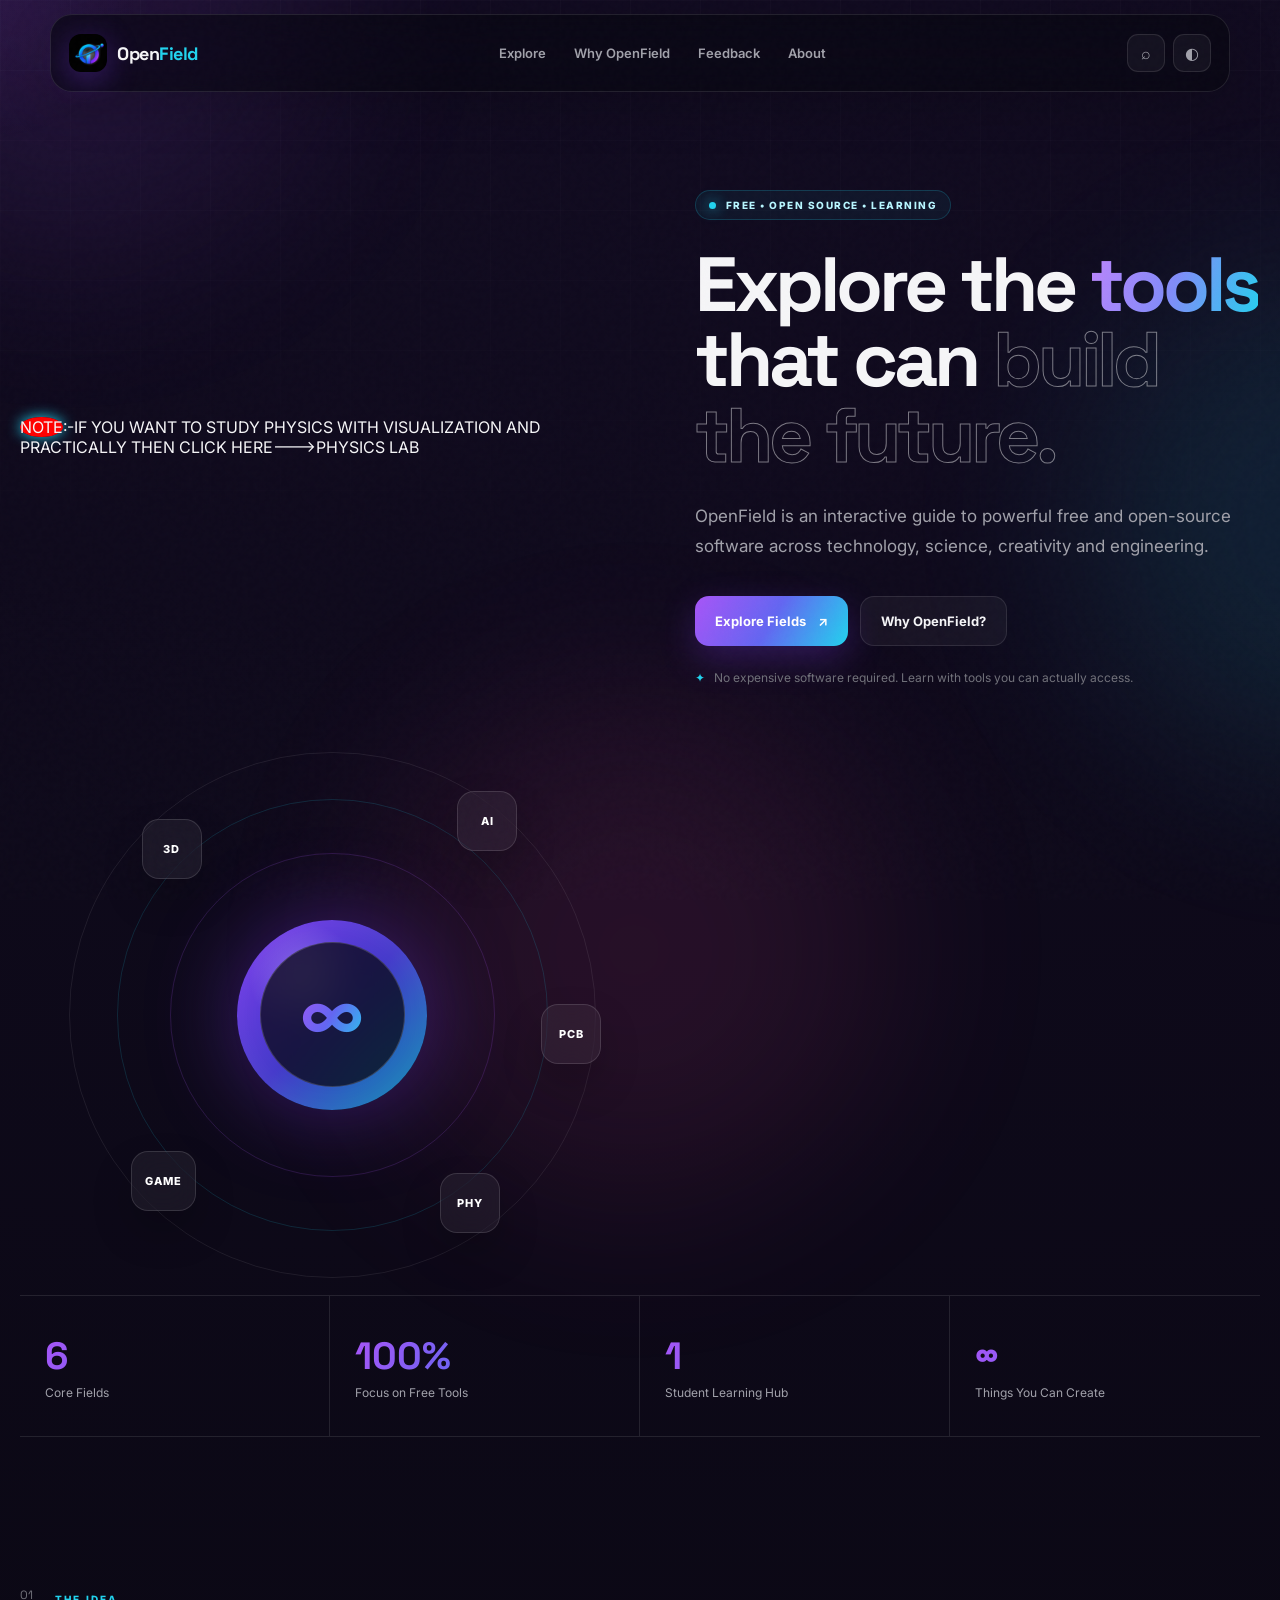
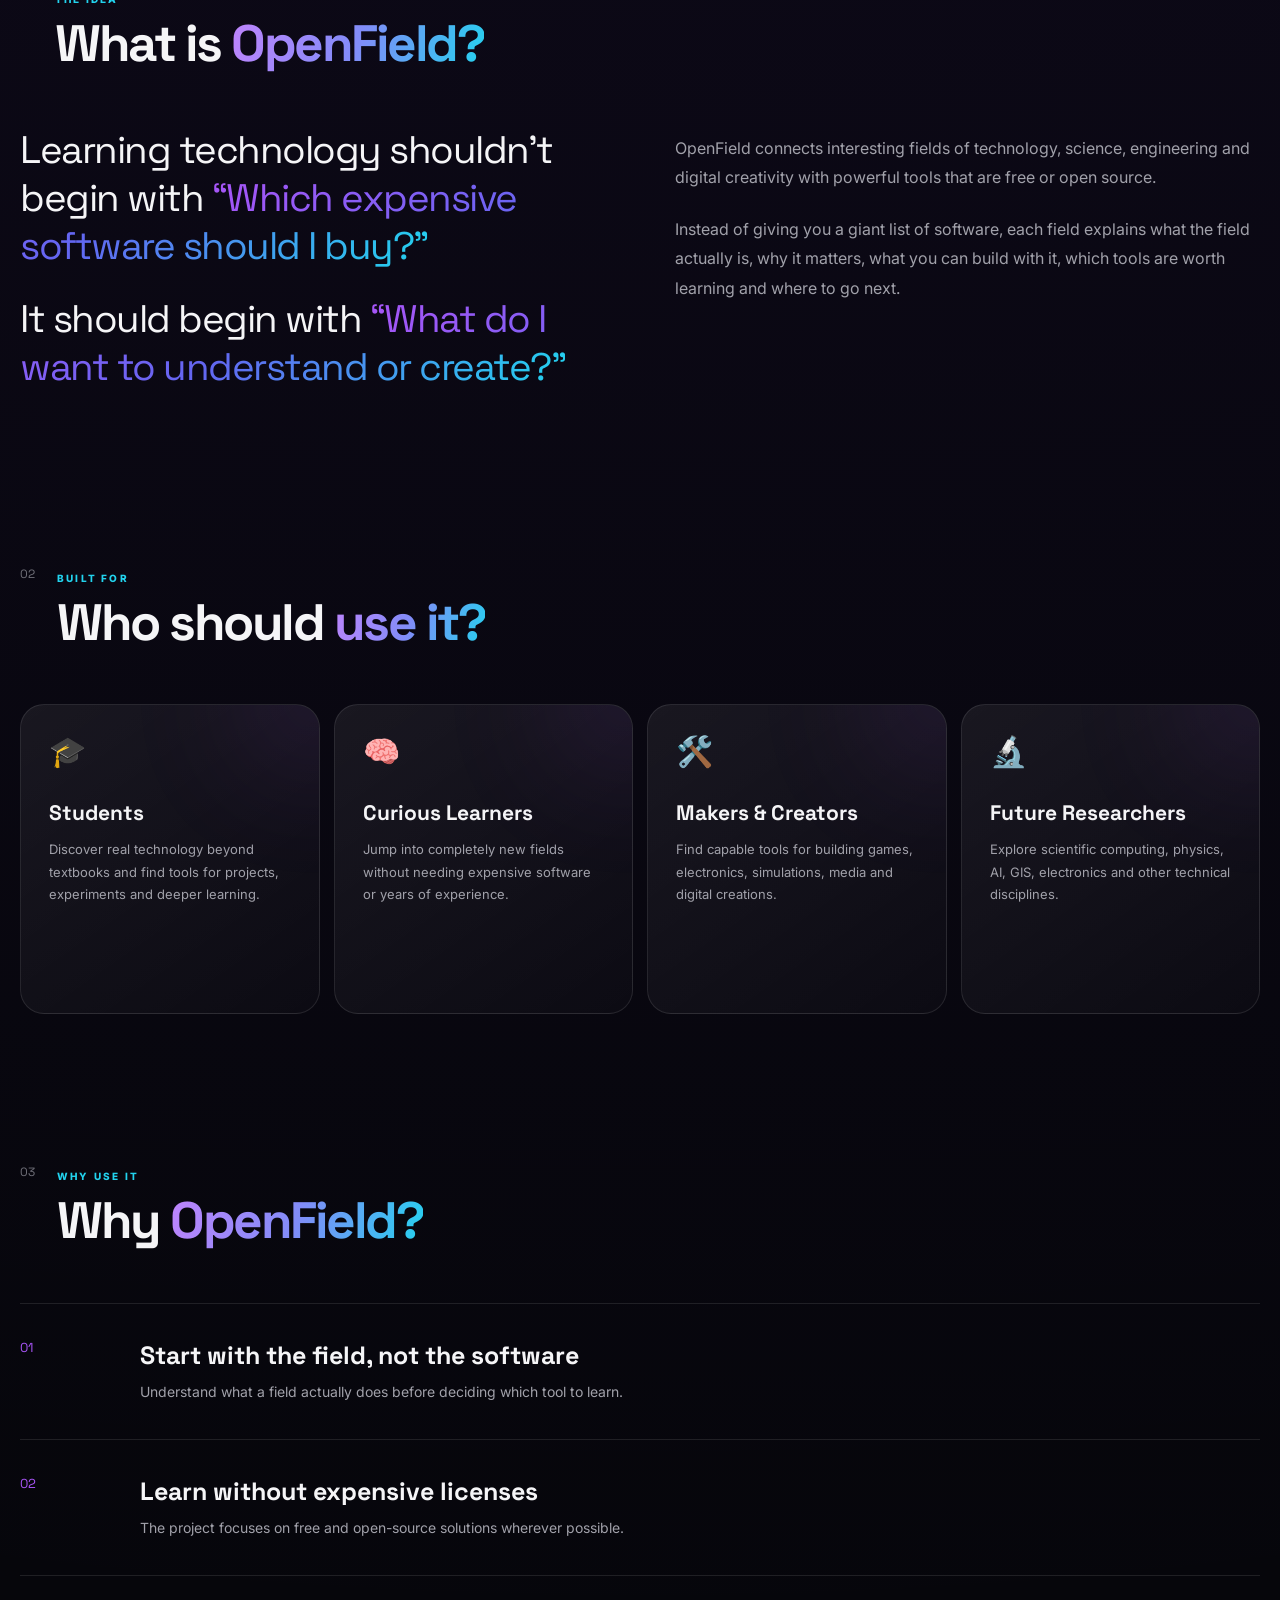
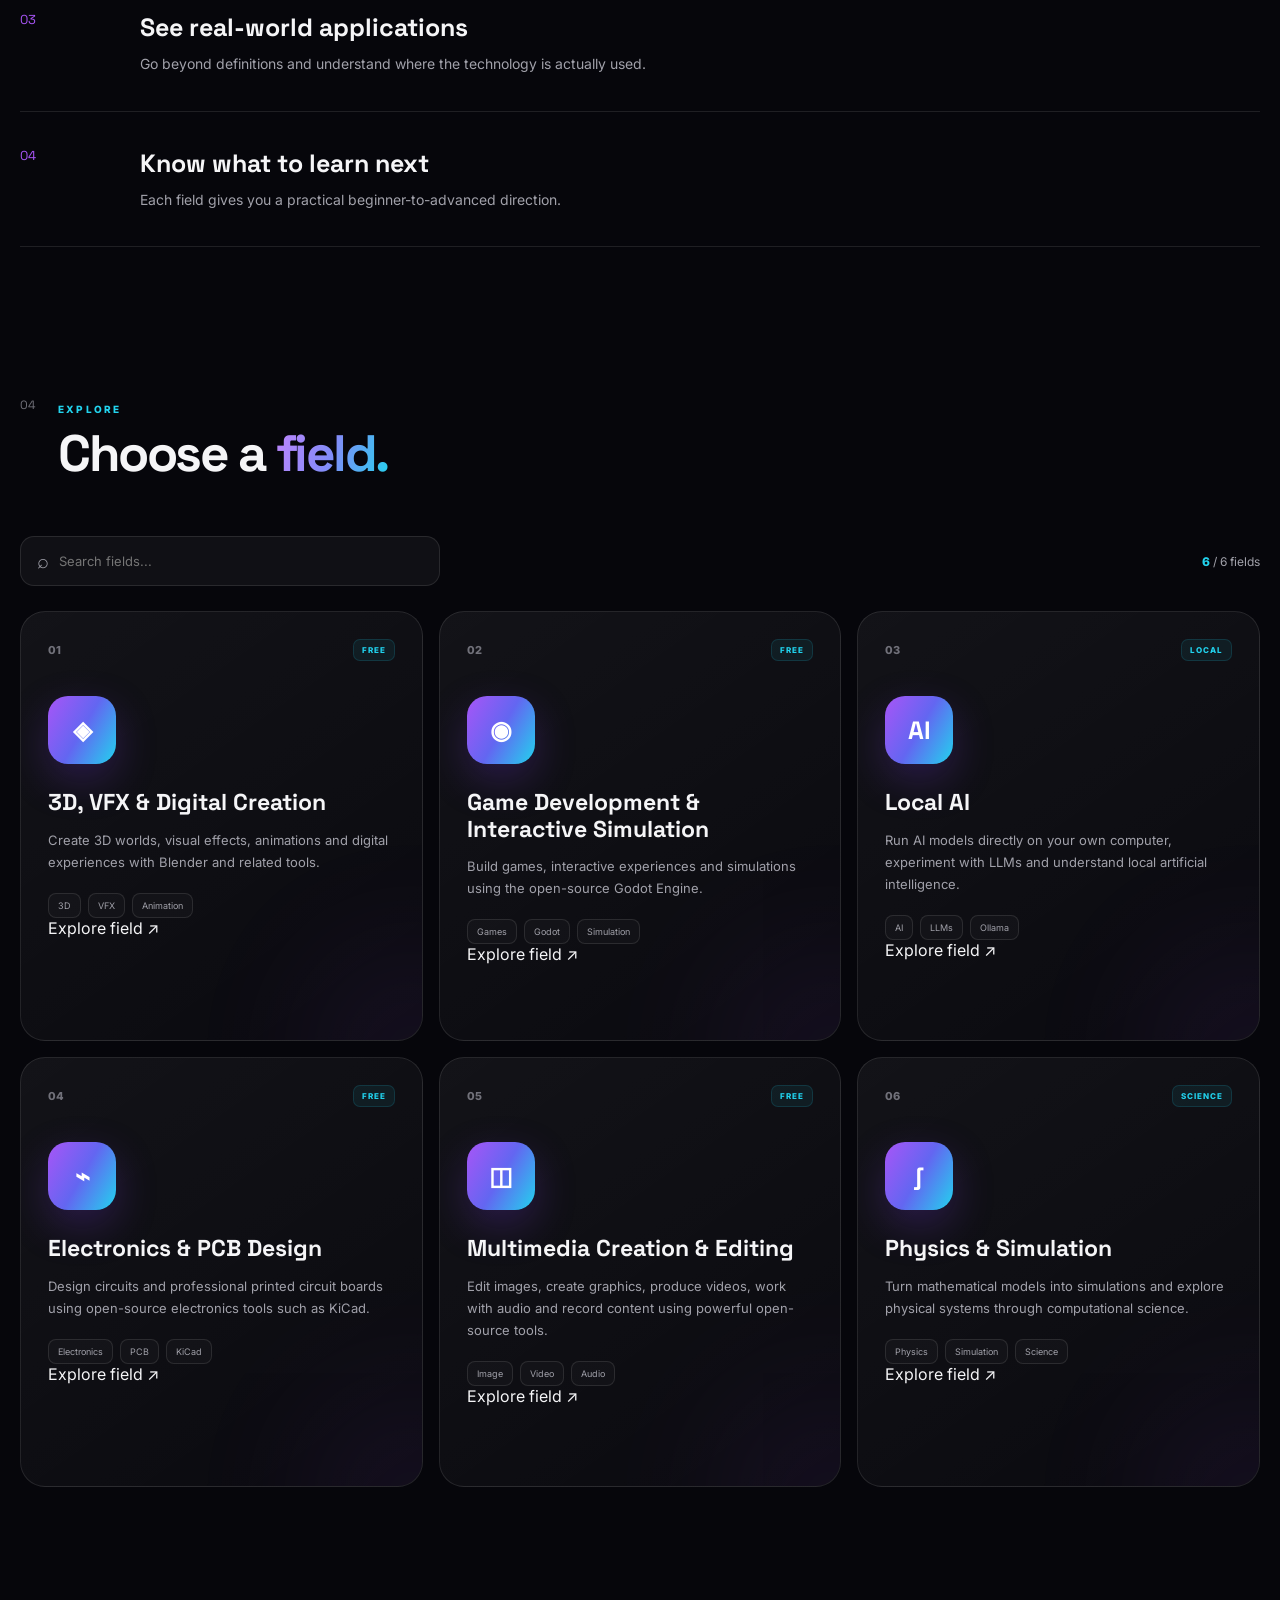
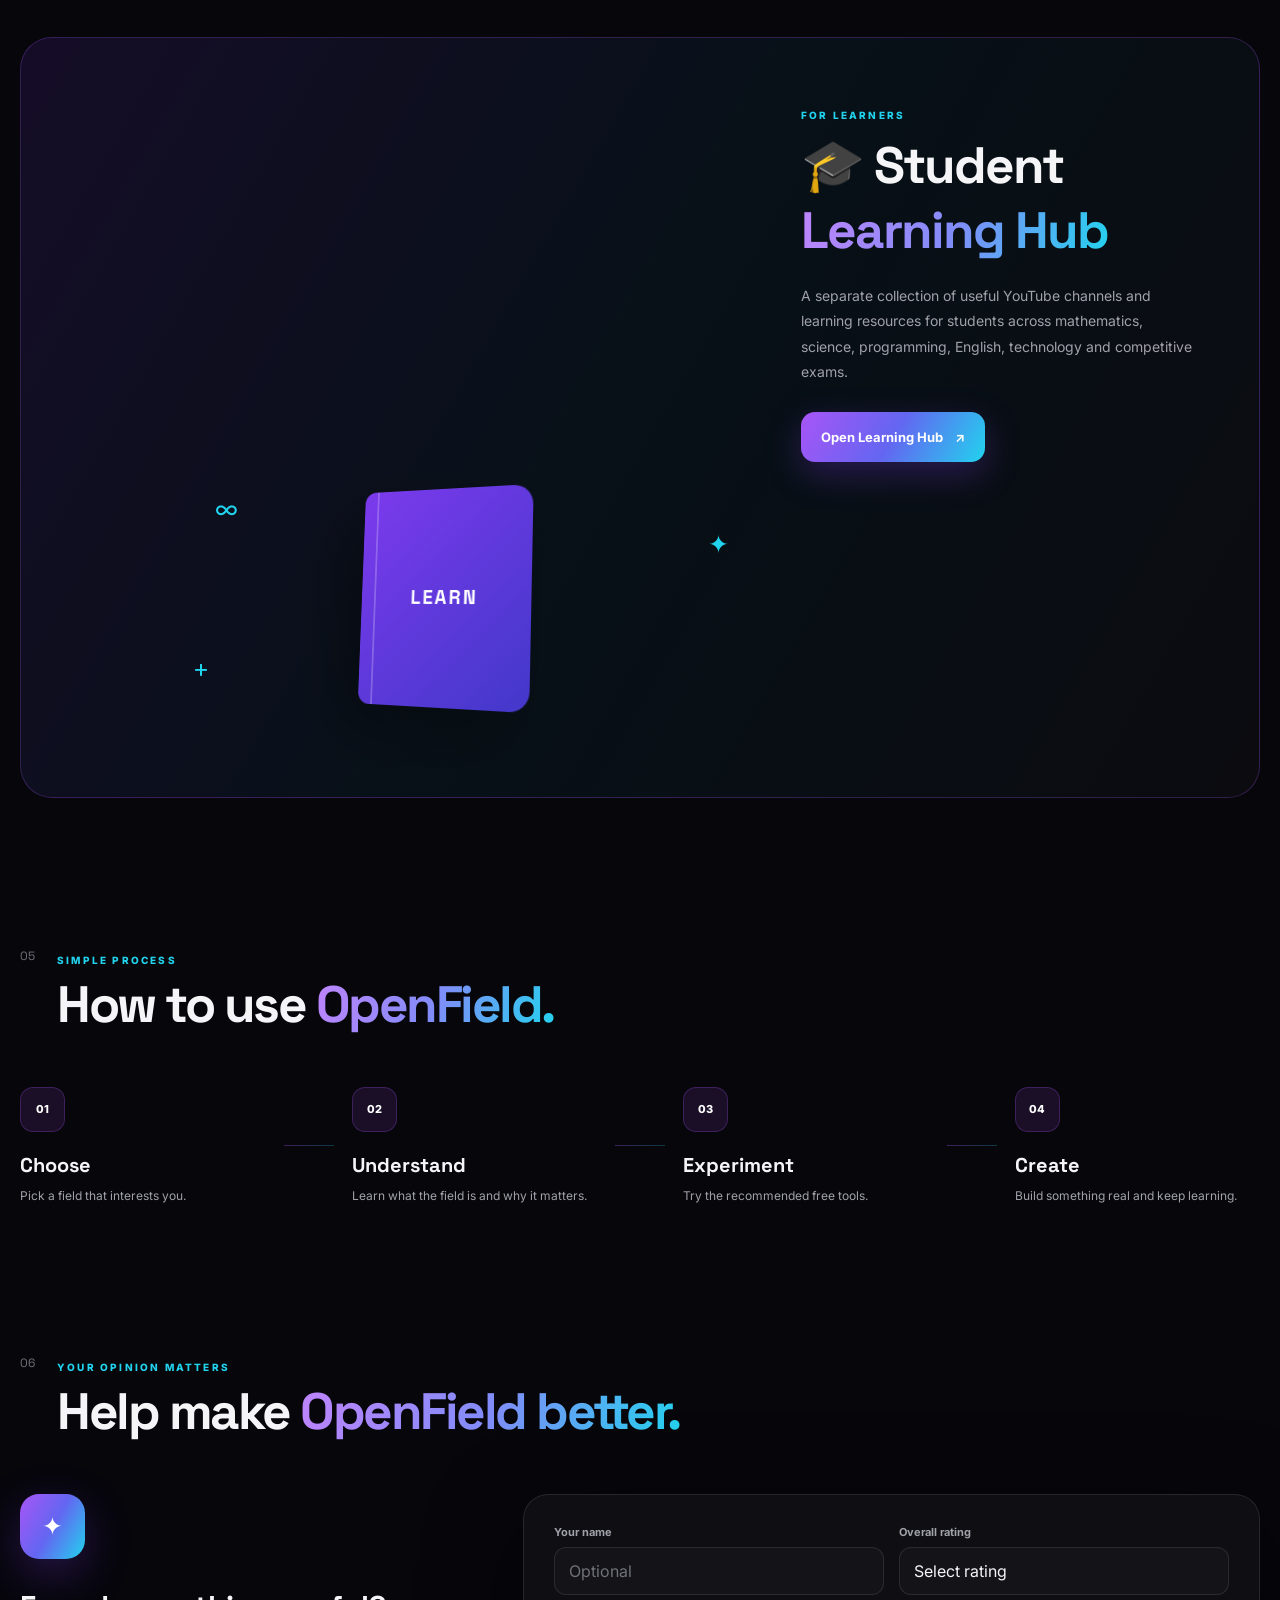
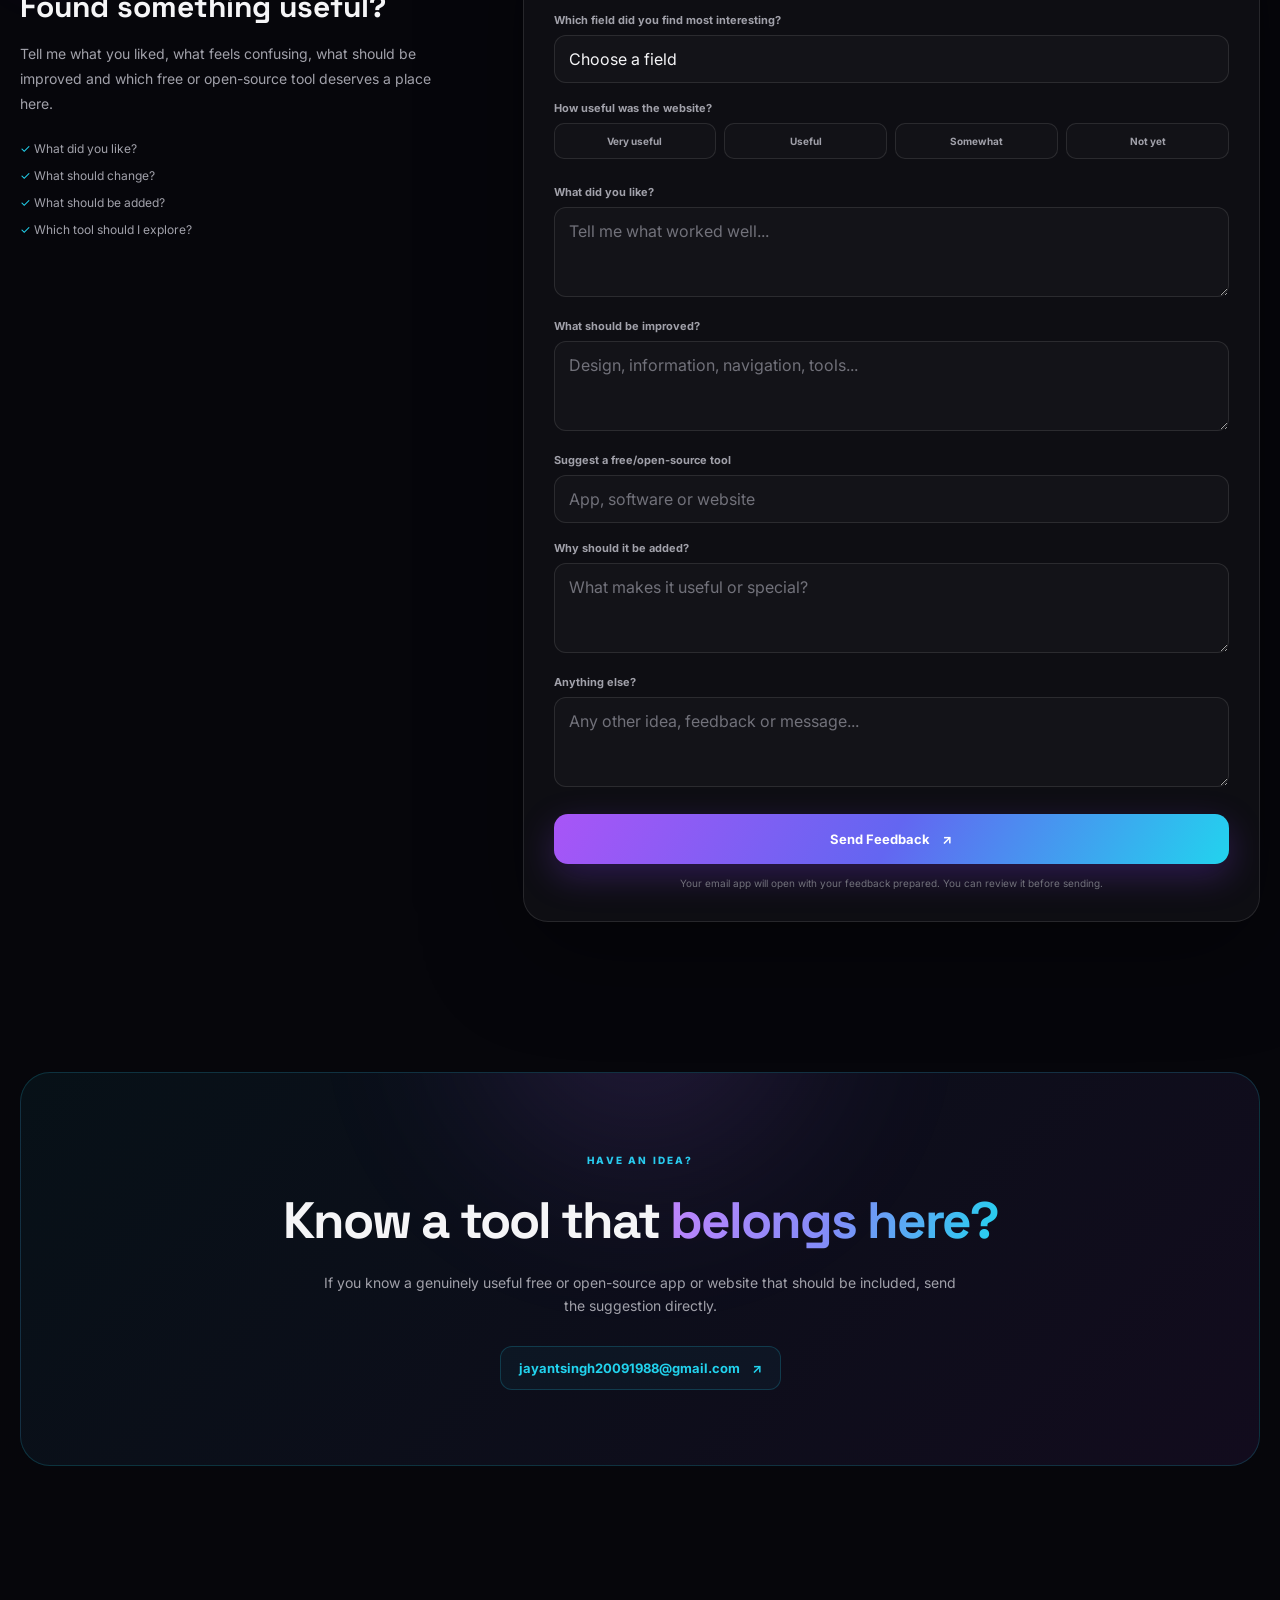
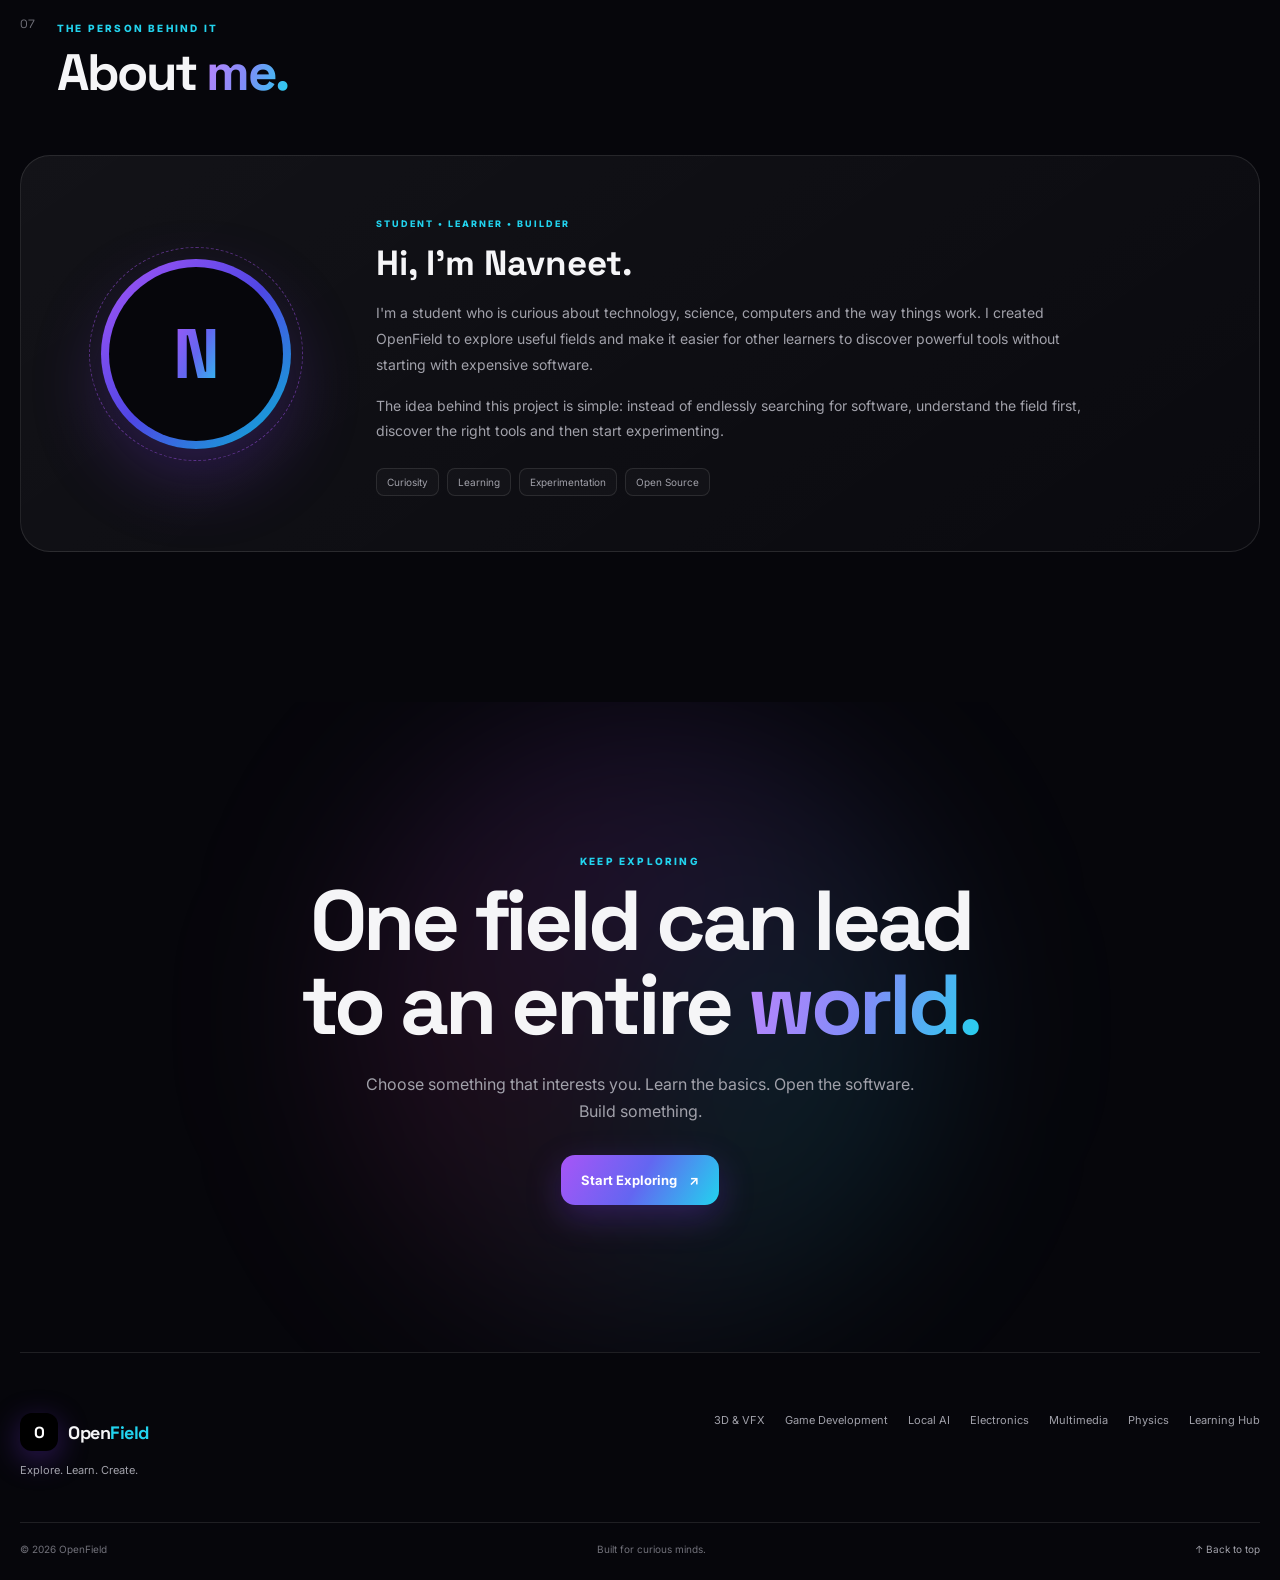
<file: index.html>
<!DOCTYPE html>
<html lang="en">
<head>
    <!-- Google tag (gtag.js) -->
<script async src="https://www.googletagmanager.com/gtag/js?id=G-XBN1RVEV4E"></script>
<script>
  window.dataLayer = window.dataLayer || [];
  function gtag(){dataLayer.push(arguments);}
  gtag('js', new Date());

  gtag('config', 'G-XBN1RVEV4E');
</script>
    <meta charset="UTF-8">

    <meta
        name="viewport"
        content="width=device-width, initial-scale=1.0"
    >

   

    <meta
        name="theme-color"
        content="#080810"
    >

    <title>OpenField — Explore Technology, Science & Creative Fields</title>
<meta name="description" content="OpenField helps you explore technology, science, creative fields, free and open-source tools, learning resources, and career possibilities.">
    <link rel="stylesheet" href="css/home.css">
<link
    rel="canonical"
    href="https://jayantsingh20091988-hue.github.io/openfield/"
>
    <link
        rel="preconnect"
        href="https://fonts.googleapis.com"
    >

    <link
        rel="preconnect"
        href="https://fonts.gstatic.com"
        crossorigin
    >

    <link
        href="https://fonts.googleapis.com/css2?family=Inter:wght@400;500;600;700;800&family=Space+Grotesk:wght@500;600;700&display=swap"
        rel="stylesheet"
    >
</head>

<body>

    <!-- ================================
         BACKGROUND EFFECTS
    ================================= -->

    <div class="noise"></div>

    <div class="aurora aurora-one"></div>
    <div class="aurora aurora-two"></div>
    <div class="aurora aurora-three"></div>

    <div class="cursor-glow"></div>

    <!-- ================================
         READING PROGRESS
    ================================= -->

    <div class="reading-progress">
        <span id="progressBar"></span>
    </div>

    <!-- ================================
         NAVBAR
    ================================= -->

    <header class="navbar">

        <a href="index.html" class="logo">
            <span class="logo-mark">
                <img src="assets/images/openfield-logo.png.png" width="40" alt="OpenField Logo">
            </span>

            <span class="logo-text">
                Open<span>Field</span>
            </span>
        </a>

        <nav class="nav-links">

            <a href="#explore">Explore</a>

            <a href="#why">Why OpenField</a>

            <a href="#feedback">Feedback</a>

            <a href="#about">About</a>

        </nav>

        <div class="nav-actions">

            <button
                class="icon-btn"
                id="searchButton"
                aria-label="Search"
            >
                ⌕
            </button>

            <button
                class="icon-btn"
                id="themeButton"
                aria-label="Change theme"
            >
                ◐
            </button>

            <button
                class="menu-btn"
                id="menuButton"
                aria-label="Open menu"
            >
                ☰
            </button>

        </div>

    </header>


    <!-- ================================
         MOBILE MENU
    ================================= -->

    <div class="mobile-menu" id="mobileMenu">

        <a href="#explore">Explore</a>
        <a href="#why">Why OpenField</a>
        <a href="#feedback">Feedback</a>
        <a href="#about">About</a>

    </div>


    <!-- ================================
         SEARCH OVERLAY
    ================================= -->

    <div class="search-overlay" id="searchOverlay">

        <div class="search-box">

            <button
                class="search-close"
                id="searchClose"
            >
                ×
            </button>

            <span class="search-label">
                SEARCH OPENFIELD
            </span>

            <input
                type="text"
                id="siteSearch"
                placeholder="Search fields, tools or topics..."
                autocomplete="off"
            >

            <div
                class="search-results"
                id="searchResults"
            >
                <p>Start typing to search...</p>
            </div>

        </div>

    </div>


    <!-- ================================
         HERO
    ================================= -->

    <main>

        <section class="hero"><p><span class="live-dot" style="background-color: red;">NOTE</span>:-<a href="https://jayantsingh20091988-hue.github.io/physicslab-/">IF YOU WANT TO STUDY PHYSICS WITH VISUALIZATION AND PRACTICALLY THEN CLICK HERE--->PHYSICS LAB</a></p>

            <div class="hero-content">

                <div class="eyebrow reveal">

                    <span class="live-dot"></span>

                    FREE • OPEN SOURCE • LEARNING

                </div>

                <h1 class="hero-title reveal">

                    Explore the
                    <span class="gradient-text">
                        tools
                    </span>

                    that can
                    <span class="outline-text">
                        build the future.
                    </span>

                </h1>

                <p class="hero-description reveal">

                    OpenField is an interactive guide to powerful
                    free and open-source software across technology,
                    science, creativity and engineering.

                </p>

                <div class="hero-buttons reveal">

                    <a
                        href="#explore"
                        class="btn btn-primary magnetic"
                    >
                        Explore Fields
                        <span>↗</span>
                    </a>

                    <a
                        href="#why"
                        class="btn btn-secondary magnetic"
                    >
                        Why OpenField?
                    </a>

                </div>

                <div class="hero-note reveal">

                    <span>✦</span>
                    No expensive software required.
                    Learn with tools you can actually access.

                </div>

            </div>


            <!-- HERO VISUAL -->

            <div class="hero-visual reveal">

                <div class="orbit orbit-1"></div>
                <div class="orbit orbit-2"></div>
                <div class="orbit orbit-3"></div>

                <div class="core">

                    <div class="core-inner">
                        <span>∞</span>
                    </div>

                </div>

                <div class="floating-node node-1">
                    <span>3D</span>
                </div>

                <div class="floating-node node-2">
                    <span>AI</span>
                </div>

                <div class="floating-node node-3">
                    <span>PCB</span>
                </div>

                <div class="floating-node node-4">
                    <span>PHY</span>
                </div>

                <div class="floating-node node-5">
                    <span>GAME</span>
                </div>

            </div>

        </section>


        <!-- ================================
             STATS
        ================================= -->

        <section class="stats-section">

            <div class="stats-grid">

                <div class="stat-card reveal">

                    <strong
                        class="counter"
                        data-target="6"
                    >
                        0
                    </strong>

                    <span>
                        Core Fields
                    </span>

                </div>


                <div class="stat-card reveal">

                    <strong
                        class="counter"
                        data-target="100"
                        data-suffix="%"
                    >
                        0
                    </strong>

                    <span>
                        Focus on Free Tools
                    </span>

                </div>


                <div class="stat-card reveal">

                    <strong
                        class="counter"
                        data-target="1"
                    >
                        0
                    </strong>

                    <span>
                        Student Learning Hub
                    </span>

                </div>


                <div class="stat-card reveal">

                    <strong>
                        ∞
                    </strong>

                    <span>
                        Things You Can Create
                    </span>

                </div>

            </div>

        </section>


        <!-- ================================
             WHAT IS OPENFIELD
        ================================= -->

        <section
            class="section intro-section"
            id="why"
        >

            <div class="section-heading reveal">

                <span class="section-number">
                    01
                </span>

                <div>

                    <span class="section-label">
                        THE IDEA
                    </span>

                    <h2>
                        What is
                        <span class="gradient-text">
                            OpenField?
                        </span>
                    </h2>

                </div>

            </div>


            <div class="intro-grid">

                <div class="big-statement reveal">

                    <p>
                        Learning technology shouldn't begin with
                        <span>“Which expensive software should I buy?”</span>
                    </p>

                    <p>
                        It should begin with
                        <span>“What do I want to understand or create?”</span>
                    </p>

                </div>


                <div class="intro-copy reveal">

                    <p>
                        OpenField connects interesting fields of
                        technology, science, engineering and digital
                        creativity with powerful tools that are free
                        or open source.
                    </p>

                    <p>
                        Instead of giving you a giant list of software,
                        each field explains what the field actually is,
                        why it matters, what you can build with it,
                        which tools are worth learning and where to go
                        next.
                    </p>

                </div>

            </div>

        </section>


        <!-- ================================
             WHO SHOULD USE
        ================================= -->

        <section class="section users-section">

            <div class="section-heading reveal">

                <span class="section-number">
                    02
                </span>

                <div>

                    <span class="section-label">
                        BUILT FOR
                    </span>

                    <h2>
                        Who should
                        <span class="gradient-text">
                            use it?
                        </span>
                    </h2>

                </div>

            </div>


            <div class="audience-grid">

                <article class="audience-card tilt-card reveal">

                    <div class="audience-icon">
                        🎓
                    </div>

                    <h3>
                        Students
                    </h3>

                    <p>
                        Discover real technology beyond textbooks
                        and find tools for projects, experiments and
                        deeper learning.
                    </p>

                    
                </article>


                <article class="audience-card tilt-card reveal">

                    <div class="audience-icon">
                        🧠
                    </div>

                    <h3>
                        Curious Learners
                    </h3>

                    <p>
                        Jump into completely new fields without
                        needing expensive software or years of
                        experience.
                    </p>

                  

                </article>


                <article class="audience-card tilt-card reveal">

                    <div class="audience-icon">
                        🛠️
                    </div>

                    <h3>
                        Makers & Creators
                    </h3>

                    <p>
                        Find capable tools for building games,
                        electronics, simulations, media and
                        digital creations.
                    </p>

                  

                </article>


                <article class="audience-card tilt-card reveal">

                    <div class="audience-icon">
                        🔬
                    </div>

                    <h3>
                        Future Researchers
                    </h3>

                    <p>
                        Explore scientific computing, physics,
                        AI, GIS, electronics and other technical
                        disciplines.
                    </p>

                    

                </article>

            </div>

        </section>


        <!-- ================================
             WHY
        ================================= -->

        <section class="section reasons-section">

            <div class="section-heading reveal">

                <span class="section-number">
                    03
                </span>

                <div>

                    <span class="section-label">
                        WHY USE IT
                    </span>

                    <h2>
                        Why
                        <span class="gradient-text">
                            OpenField?
                        </span>
                    </h2>

                </div>

            </div>


            <div class="reason-list">

                <div class="reason reveal">

                    <div class="reason-number">
                        01
                    </div>

                    <div>

                        <h3>
                            Start with the field, not the software
                        </h3>

                        <p>
                            Understand what a field actually does
                            before deciding which tool to learn.
                        </p>

                    </div>

                </div>


                <div class="reason reveal">

                    <div class="reason-number">
                        02
                    </div>

                    <div>

                        <h3>
                            Learn without expensive licenses
                        </h3>

                        <p>
                            The project focuses on free and
                            open-source solutions wherever possible.
                        </p>

                    </div>

                </div>


                <div class="reason reveal">

                    <div class="reason-number">
                        03
                    </div>

                    <div>

                        <h3>
                            See real-world applications
                        </h3>

                        <p>
                            Go beyond definitions and understand
                            where the technology is actually used.
                        </p>

                    </div>

                </div>


                <div class="reason reveal">

                    <div class="reason-number">
                        04
                    </div>

                    <div>

                        <h3>
                            Know what to learn next
                        </h3>

                        <p>
                            Each field gives you a practical
                            beginner-to-advanced direction.
                        </p>

                    </div>

                </div>

            </div>

        </section>


        <!-- ================================
             EXPLORE
        ================================= -->

        <section
            class="section fields-section"
            id="explore"
        >

            <div class="section-heading reveal">

                <span class="section-number">
                    04
                </span>

                <div>

                    <span class="section-label">
                        EXPLORE
                    </span>

                    <h2>
                        Choose a
                        <span class="gradient-text">
                            field.
                        </span>
                    </h2>

                </div>

            </div>


            <div class="field-toolbar reveal">

                <div class="field-search">

                    <span>
                        ⌕
                    </span>

                    <input
                        type="text"
                        id="fieldSearch"
                        placeholder="Search fields..."
                    >

                </div>

                <div class="field-count">
                    <span id="visibleCount">6</span>
                    / 6 fields
                </div>

            </div>


            <div class="fields-grid" id="fieldsGrid">

                <!-- FIELD 1 -->

                <article
                    class="field-card tilt-card reveal"
                    data-name="3D VFX Digital Creation Blender Animation"
                >
<a
                        href="html/vfx.html"
                        
                    >
                    <div class="field-top">

                        <span class="field-number">
                            01
                        </span>

                        <span class="field-status">
                            FREE
                        </span>

                    </div>

                    <div class="field-icon">
                        ◈
                    </div>

                    <h3>
                        3D, VFX & Digital Creation
                    </h3>

                    <p>
                        Create 3D worlds, visual effects,
                        animations and digital experiences
                        with Blender and related tools.
                    </p>

                    <div class="field-tags">

                        <span>3D</span>
                        <span>VFX</span>
                        <span>Animation</span>

                    </div>

                    
                        Explore field
                        <span>↗</span>
                    </a>

                </article>


                <!-- FIELD 2 -->

                <article
                    class="field-card tilt-card reveal"
                    data-name="Game Development Interactive Simulation Godot"
                >
 <a
                        href="html/godot.html"
                        
                    >
                    <div class="field-top">

                        <span class="field-number">
                            02
                        </span>

                        <span class="field-status">
                            FREE
                        </span>

                    </div>

                    <div class="field-icon">
                        ◉
                    </div>

                    <h3>
                        Game Development & Interactive Simulation
                    </h3>

                    <p>
                        Build games, interactive experiences and
                        simulations using the open-source Godot
                        Engine.
                    </p>

                    <div class="field-tags">

                        <span>Games</span>
                        <span>Godot</span>
                        <span>Simulation</span>

                    </div>

                   
                        Explore field
                        <span>↗</span>
                    </a>

                </article>


                <!-- FIELD 3 -->

                <article
                    class="field-card tilt-card reveal"
                    data-name="Local AI Artificial Intelligence Ollama LLM"
                >
<a
                        href="html/ollama.html"
                       
                    >
                    <div class="field-top">

                        <span class="field-number">
                            03
                        </span>

                        <span class="field-status">
                            LOCAL
                        </span>

                    </div>

                    <div class="field-icon">
                        AI
                    </div>

                    <h3>
                        Local AI
                    </h3>

                    <p>
                        Run AI models directly on your own computer,
                        experiment with LLMs and understand local
                        artificial intelligence.
                    </p>

                    <div class="field-tags">

                        <span>AI</span>
                        <span>LLMs</span>
                        <span>Ollama</span>

                    </div>

                    
                        Explore field
                        <span>↗</span>
                    </a>

                </article>


                <!-- FIELD 4 -->

                <article
                    class="field-card tilt-card reveal"
                    data-name="Electronics PCB Design KiCad Circuit"
                >
 <a
                        href="html/kicad.html"
                        
                    >
                    <div class="field-top">

                        <span class="field-number">
                            04
                        </span>

                        <span class="field-status">
                            FREE
                        </span>

                    </div>

                    <div class="field-icon">
                        ⌁
                    </div>

                    <h3>
                        Electronics & PCB Design
                    </h3>

                    <p>
                        Design circuits and professional printed
                        circuit boards using open-source electronics
                        tools such as KiCad.
                    </p>

                    <div class="field-tags">

                        <span>Electronics</span>
                        <span>PCB</span>
                        <span>KiCad</span>

                    </div>

                   
                        Explore field
                        <span>↗</span>
                    </a>

                </article>


                <!-- FIELD 5 -->

                <article
                    class="field-card tilt-card reveal"
                    data-name="Multimedia Creation Editing Image Video Audio GIMP Kdenlive Audacity OBS"
                >
<a
                        href="html/editing.html"
                        
                    >
                    <div class="field-top">

                        <span class="field-number">
                            05
                        </span>

                        <span class="field-status">
                            FREE
                        </span>

                    </div>

                    <div class="field-icon">
                        ◫
                    </div>

                    <h3>
                        Multimedia Creation & Editing
                    </h3>

                    <p>
                        Edit images, create graphics, produce videos,
                        work with audio and record content using
                        powerful open-source tools.
                    </p>

                    <div class="field-tags">

                        <span>Image</span>
                        <span>Video</span>
                        <span>Audio</span>

                    </div>

                    
                        Explore field
                        <span>↗</span>
                    </a>

                </article>


                <!-- FIELD 6 -->

                <article
                    class="field-card tilt-card reveal"
                    data-name="Physics Simulation Computational Science Scientific Computing"
                >
<a
                        href="html/physics.html"
                       
                    >
                    <div class="field-top">

                        <span class="field-number">
                            06
                        </span>

                        <span class="field-status">
                            SCIENCE
                        </span>

                    </div>

                    <div class="field-icon">
                        ∫
                    </div>

                    <h3>
                        Physics & Simulation
                    </h3>

                    <p>
                        Turn mathematical models into simulations
                        and explore physical systems through
                        computational science.
                    </p>

                    <div class="field-tags">

                        <span>Physics</span>
                        <span>Simulation</span>
                        <span>Science</span>

                    </div>

                    
                        Explore field
                        <span>↗</span>
                    </a>

                </article>

            </div>


            <!-- NO RESULTS -->

            <div
                class="no-results"
                id="noResults"
            >

                <div>
                    ∅
                </div>

                <h3>
                    No field found
                </h3>

                <p>
                    Try another keyword.
                </p>

            </div>

        </section>


        <!-- ================================
             STUDENT HUB
        ================================= -->

        <section class="section hub-section">

            <div class="hub-card reveal">

                <div class="hub-decoration"></div>

                <div class="hub-content">

                    <span class="section-label">
                        FOR LEARNERS
                    </span>

                    <h2>
                        🎓 Student
                        <span class="gradient-text">
                            Learning Hub
                        </span>
                    </h2>

                    <p>
                        A separate collection of useful YouTube
                        channels and learning resources for students
                        across mathematics, science, programming,
                        English, technology and competitive exams.
                    </p>

                    <a
                        href="html/education.html"
                        class="btn btn-primary magnetic"
                    >
                        Open Learning Hub
                        <span>↗</span>
                    </a>

                </div>

                <div class="hub-visual">

                    <div class="book">
                        <span>LEARN</span>
                    </div>

                    <div class="spark spark-1">✦</div>
                    <div class="spark spark-2">+</div>
                    <div class="spark spark-3">∞</div>

                </div>

            </div>

        </section>


        <!-- ================================
             HOW IT WORKS
        ================================= -->

        <section class="section process-section">

            <div class="section-heading reveal">

                <span class="section-number">
                    05
                </span>

                <div>

                    <span class="section-label">
                        SIMPLE PROCESS
                    </span>

                    <h2>
                        How to use
                        <span class="gradient-text">
                            OpenField.
                        </span>
                    </h2>

                </div>

            </div>


            <div class="process-grid">

                <div class="process-step reveal">

                    <span>
                        01
                    </span>

                    <h3>
                        Choose
                    </h3>

                    <p>
                        Pick a field that interests you.
                    </p>

                </div>


                <div class="process-line"></div>


                <div class="process-step reveal">

                    <span>
                        02
                    </span>

                    <h3>
                        Understand
                    </h3>

                    <p>
                        Learn what the field is and why it matters.
                    </p>

                </div>


                <div class="process-line"></div>


                <div class="process-step reveal">

                    <span>
                        03
                    </span>

                    <h3>
                        Experiment
                    </h3>

                    <p>
                        Try the recommended free tools.
                    </p>

                </div>


                <div class="process-line"></div>


                <div class="process-step reveal">

                    <span>
                        04
                    </span>

                    <h3>
                        Create
                    </h3>

                    <p>
                        Build something real and keep learning.
                    </p>

                </div>

            </div>

        </section>


        <!-- ================================
             FEEDBACK
        ================================= -->

        <section
            class="section feedback-section"
            id="feedback"
        >

            <div class="section-heading reveal">

                <span class="section-number">
                    06
                </span>

                <div>

                    <span class="section-label">
                        YOUR OPINION MATTERS
                    </span>

                    <h2>
                        Help make
                        <span class="gradient-text">
                            OpenField better.
                        </span>
                    </h2>

                </div>

            </div>


            <div class="feedback-layout">

                <div class="feedback-intro reveal">

                    <div class="feedback-symbol">
                        ✦
                    </div>

                    <h3>
                        Found something useful?
                    </h3>

                    <p>
                        Tell me what you liked, what feels confusing,
                        what should be improved and which free or
                        open-source tool deserves a place here.
                    </p>

                    <div class="feedback-points">

                        <span>
                            ✓ What did you like?
                        </span>

                        <span>
                            ✓ What should change?
                        </span>

                        <span>
                            ✓ What should be added?
                        </span>

                        <span>
                            ✓ Which tool should I explore?
                        </span>

                    </div>

                </div>


                <form
                    class="feedback-form reveal"
                    id="feedbackForm"
                >

                    <div class="form-row">

                        <div class="form-group">

                            <label for="visitorName">
                                Your name
                            </label>

                            <input
                                type="text"
                                id="visitorName"
                                name="name"
                                placeholder="Optional"
                            >

                        </div>


                        <div class="form-group">

                            <label for="rating">
                                Overall rating
                            </label>

                            <select
                                id="rating"
                                name="rating"
                                required
                            >

                                <option value="">
                                    Select rating
                                </option>

                                <option value="5">
                                    ★★★★★ — Excellent
                                </option>

                                <option value="4">
                                    ★★★★☆ — Very good
                                </option>

                                <option value="3">
                                    ★★★☆☆ — Good
                                </option>

                                <option value="2">
                                    ★★☆☆☆ — Needs improvement
                                </option>

                                <option value="1">
                                    ★☆☆☆☆ — Poor
                                </option>

                            </select>

                        </div>

                    </div>


                    <div class="form-group">

                        <label for="favoriteField">
                            Which field did you find most interesting?
                        </label>

                        <select
                            id="favoriteField"
                            name="favorite"
                            required
                        >

                            <option value="">
                                Choose a field
                            </option>

                            <option>
                                3D, VFX & Digital Creation
                            </option>

                            <option>
                                Game Development & Interactive Simulation
                            </option>

                            <option>
                                Local AI
                            </option>

                            <option>
                                Electronics & PCB Design
                            </option>

                            <option>
                                Multimedia Creation & Editing
                            </option>

                            <option>
                                Physics & Simulation
                            </option>

                            <option>
                                Student Learning Hub
                            </option>

                        </select>

                    </div>


                    <div class="form-group">

                        <label for="usefulness">
                            How useful was the website?
                        </label>

                        <div class="choice-grid">

                            <label class="choice">

                                <input
                                    type="radio"
                                    name="usefulness"
                                    value="Very useful"
                                    required
                                >

                                <span>
                                    Very useful
                                </span>

                            </label>


                            <label class="choice">

                                <input
                                    type="radio"
                                    name="usefulness"
                                    value="Useful"
                                >

                                <span>
                                    Useful
                                </span>

                            </label>


                            <label class="choice">

                                <input
                                    type="radio"
                                    name="usefulness"
                                    value="Somewhat useful"
                                >

                                <span>
                                    Somewhat
                                </span>

                            </label>


                            <label class="choice">

                                <input
                                    type="radio"
                                    name="usefulness"
                                    value="Not useful"
                                >

                                <span>
                                    Not yet
                                </span>

                            </label>

                        </div>

                    </div>


                    <div class="form-group">

                        <label for="liked">
                            What did you like?
                        </label>

                        <textarea
                            id="liked"
                            name="liked"
                            rows="3"
                            placeholder="Tell me what worked well..."
                        ></textarea>

                    </div>


                    <div class="form-group">

                        <label for="improve">
                            What should be improved?
                        </label>

                        <textarea
                            id="improve"
                            name="improve"
                            rows="3"
                            placeholder="Design, information, navigation, tools..."
                        ></textarea>

                    </div>


                    <div class="form-group">

                        <label for="suggestion">
                            Suggest a free/open-source tool
                        </label>

                        <input
                            type="text"
                            id="suggestion"
                            name="suggestion"
                            placeholder="App, software or website"
                        >

                    </div>


                    <div class="form-group">

                        <label for="suggestionReason">
                            Why should it be added?
                        </label>

                        <textarea
                            id="suggestionReason"
                            name="suggestionReason"
                            rows="3"
                            placeholder="What makes it useful or special?"
                        ></textarea>

                    </div>


                    <div class="form-group">

                        <label for="extra">
                            Anything else?
                        </label>

                        <textarea
                            id="extra"
                            name="extra"
                            rows="3"
                            placeholder="Any other idea, feedback or message..."
                        ></textarea>

                    </div>


                    <button
                        type="submit"
                        class="btn btn-primary submit-btn magnetic"
                    >

                        Send Feedback

                        <span>
                            ↗
                        </span>

                    </button>

                    <p class="form-note">
                        Your email app will open with your feedback
                        prepared. You can review it before sending.
                    </p>

                    <div
                        class="form-message"
                        id="formMessage"
                    ></div>

                </form>

            </div>

        </section>


        <!-- ================================
             CONTACT CTA
        ================================= -->

        <section class="contact-section">

            <div class="contact-card reveal">

                <div class="contact-orb"></div>

                <span class="section-label">
                    HAVE AN IDEA?
                </span>

                <h2>
                    Know a tool that
                    <span class="gradient-text">
                        belongs here?
                    </span>
                </h2>

                <p>
                    If you know a genuinely useful free or
                    open-source app or website that should be
                    included, send the suggestion directly.
                </p>

                <a
                    href="mailto:jayantsingh20091988@gmail.com?subject=OpenField%20Tool%20Suggestion"
                    class="email-link magnetic"
                >

                    jayantsingh20091988@gmail.com

                    <span>
                        ↗
                    </span>

                </a>

            </div>

        </section>


        <!-- ================================
             ABOUT ME
        ================================= -->

        <section
            class="section about-section"
            id="about"
        >

            <div class="section-heading reveal">

                <span class="section-number">
                    07
                </span>

                <div>

                    <span class="section-label">
                        THE PERSON BEHIND IT
                    </span>

                    <h2>
                        About
                        <span class="gradient-text">
                            me.
                        </span>
                    </h2>

                </div>

            </div>


            <div class="about-card reveal">

                <div class="about-avatar">

                    <div class="avatar-ring"></div>

                    <span>
                        N
                    </span>

                </div>


                <div class="about-content">

                    <span class="about-role">
                        STUDENT • LEARNER • BUILDER
                    </span>

                    <h3>
                        Hi, I'm Navneet.
                    </h3>

                    <p>
                        I'm a student who is curious about technology,
                        science, computers and the way things work.
                        I created OpenField to explore useful fields
                        and make it easier for other learners to
                        discover powerful tools without starting
                        with expensive software.
                    </p>

                    <p>
                        The idea behind this project is simple:
                        instead of endlessly searching for software,
                        understand the field first, discover the
                        right tools and then start experimenting.
                    </p>

                    <div class="about-values">

                        <span>
                            Curiosity
                        </span>

                        <span>
                            Learning
                        </span>

                        <span>
                            Experimentation
                        </span>

                        <span>
                            Open Source
                        </span>

                    </div>

                </div>

            </div>

        </section>


        <!-- ================================
             FINAL CTA
        ================================= -->

        <section class="final-section">

            <div class="final-glow"></div>

            <div class="final-content reveal">

                <span class="section-label">
                    KEEP EXPLORING
                </span>

                <h2>
                    One field can lead
                    to an entire
                    <span class="gradient-text">
                        world.
                    </span>
                </h2>

                <p>
                    Choose something that interests you.
                    Learn the basics. Open the software.
                    Build something.
                </p>

                <a
                    href="#explore"
                    class="btn btn-primary magnetic"
                >
                    Start Exploring
                    <span>↗</span>
                </a>

            </div>

        </section>

    </main>


    <!-- ================================
         FOOTER
    ================================= -->

    <footer class="footer">

        <div class="footer-top">

            <div>

                <a
                    href="index.html"
                    class="logo"
                >

                    <span class="logo-mark">
                        O
                    </span>

                    <span class="logo-text">
                        Open<span>Field</span>
                    </span>

                </a>

                <p>
                    Explore. Learn. Create.
                </p>

            </div>


            <div class="footer-links">

                <a href="html/vfx.html">
                    3D & VFX
                </a>

                <a href="html/godot.html">
                    Game Development
                </a>

                <a href="html/ollama.html">
                    Local AI
                </a>

                <a href="html/kicad.html">
                    Electronics
                </a>

                <a href="html/editing.html">
                    Multimedia
                </a>

                <a href="html/physics.html">
                    Physics
                </a>

                <a href="html/education.html">
                    Learning Hub
                </a>

            </div>

        </div>


        <div class="footer-bottom">

            <span>
                © <span id="year"></span> OpenField
            </span>

            <span>
                Built for curious minds.
            </span>

            <button
                id="topButton"
                class="top-button"
            >
                ↑ Back to top
            </button>

        </div>

    </footer>


    <!-- ================================
         TOAST
    ================================= -->

    <div
        class="toast"
        id="toast"
    >
        <span>✓</span>
        <p id="toastText">
            Done!
        </p>
    </div>
<!-- Founder Section -->


    <script src="fields/home.js"></script>

</body>
</html>
</file>
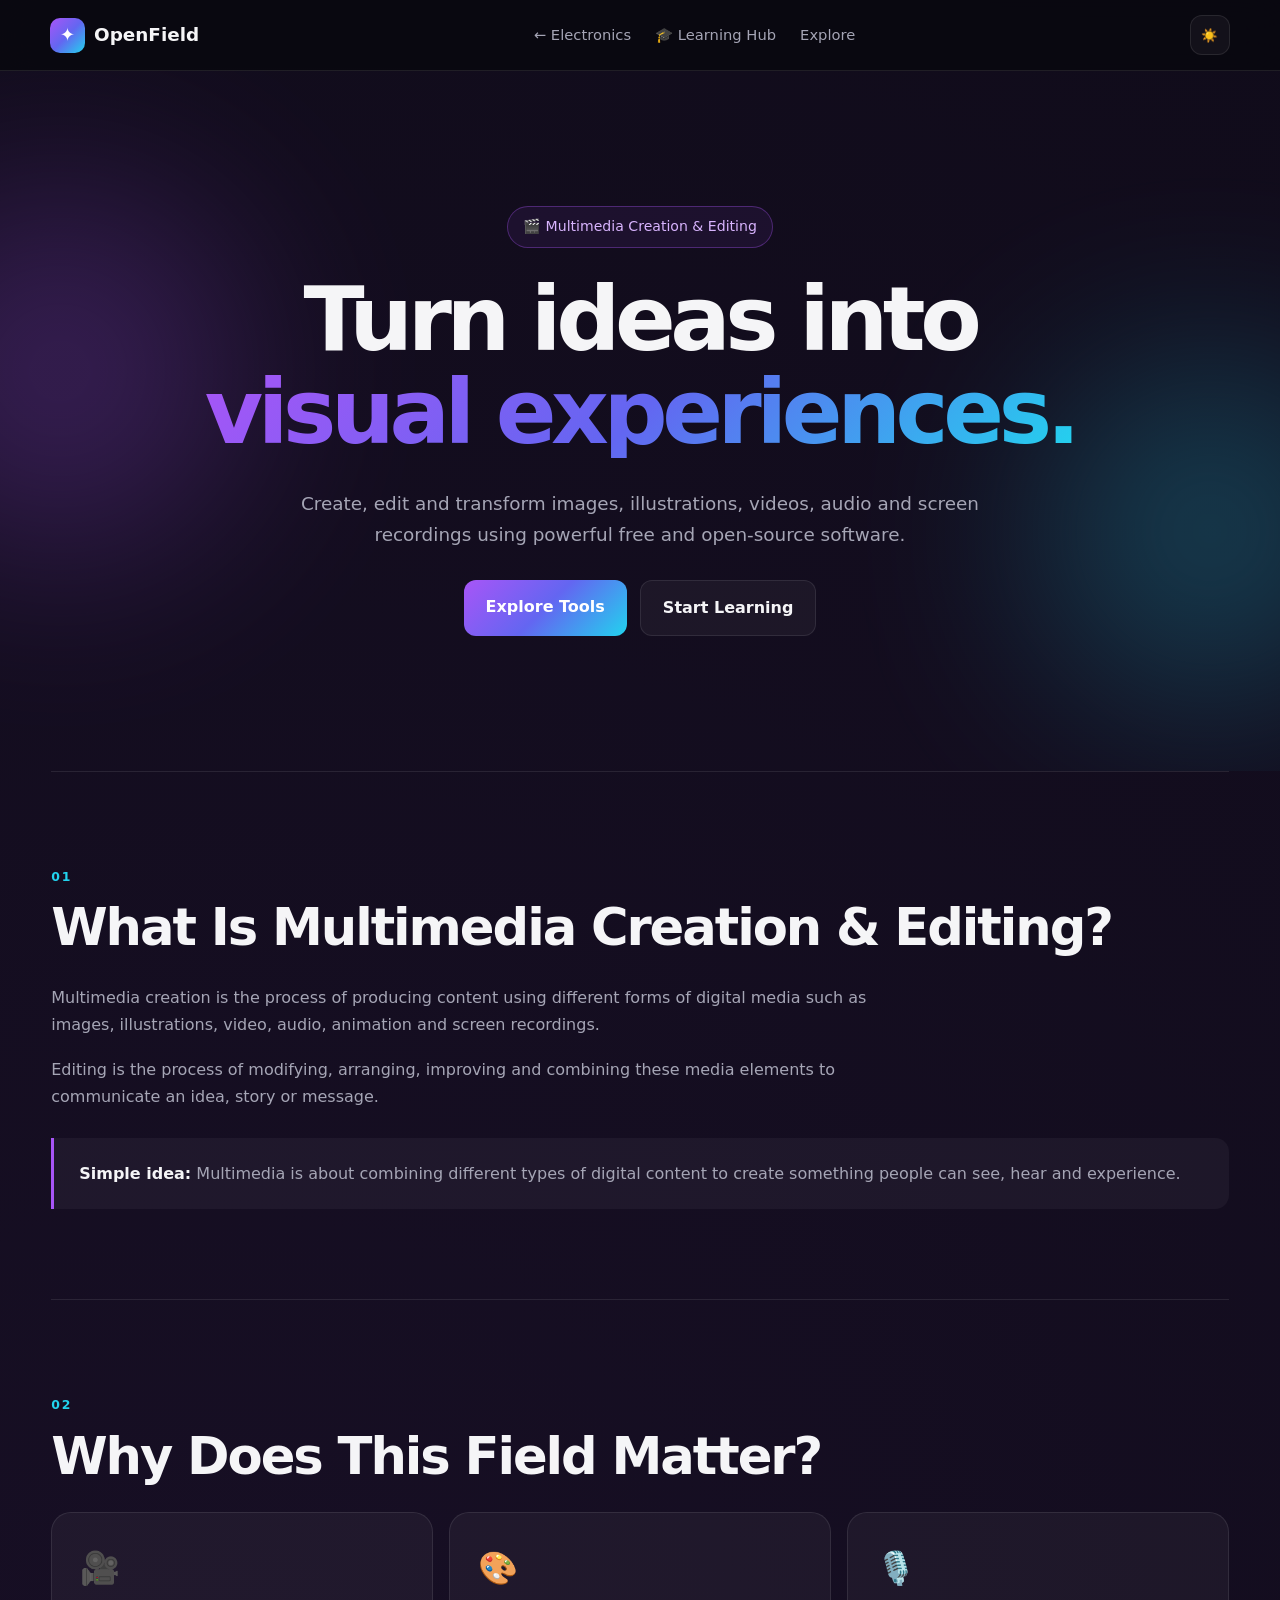
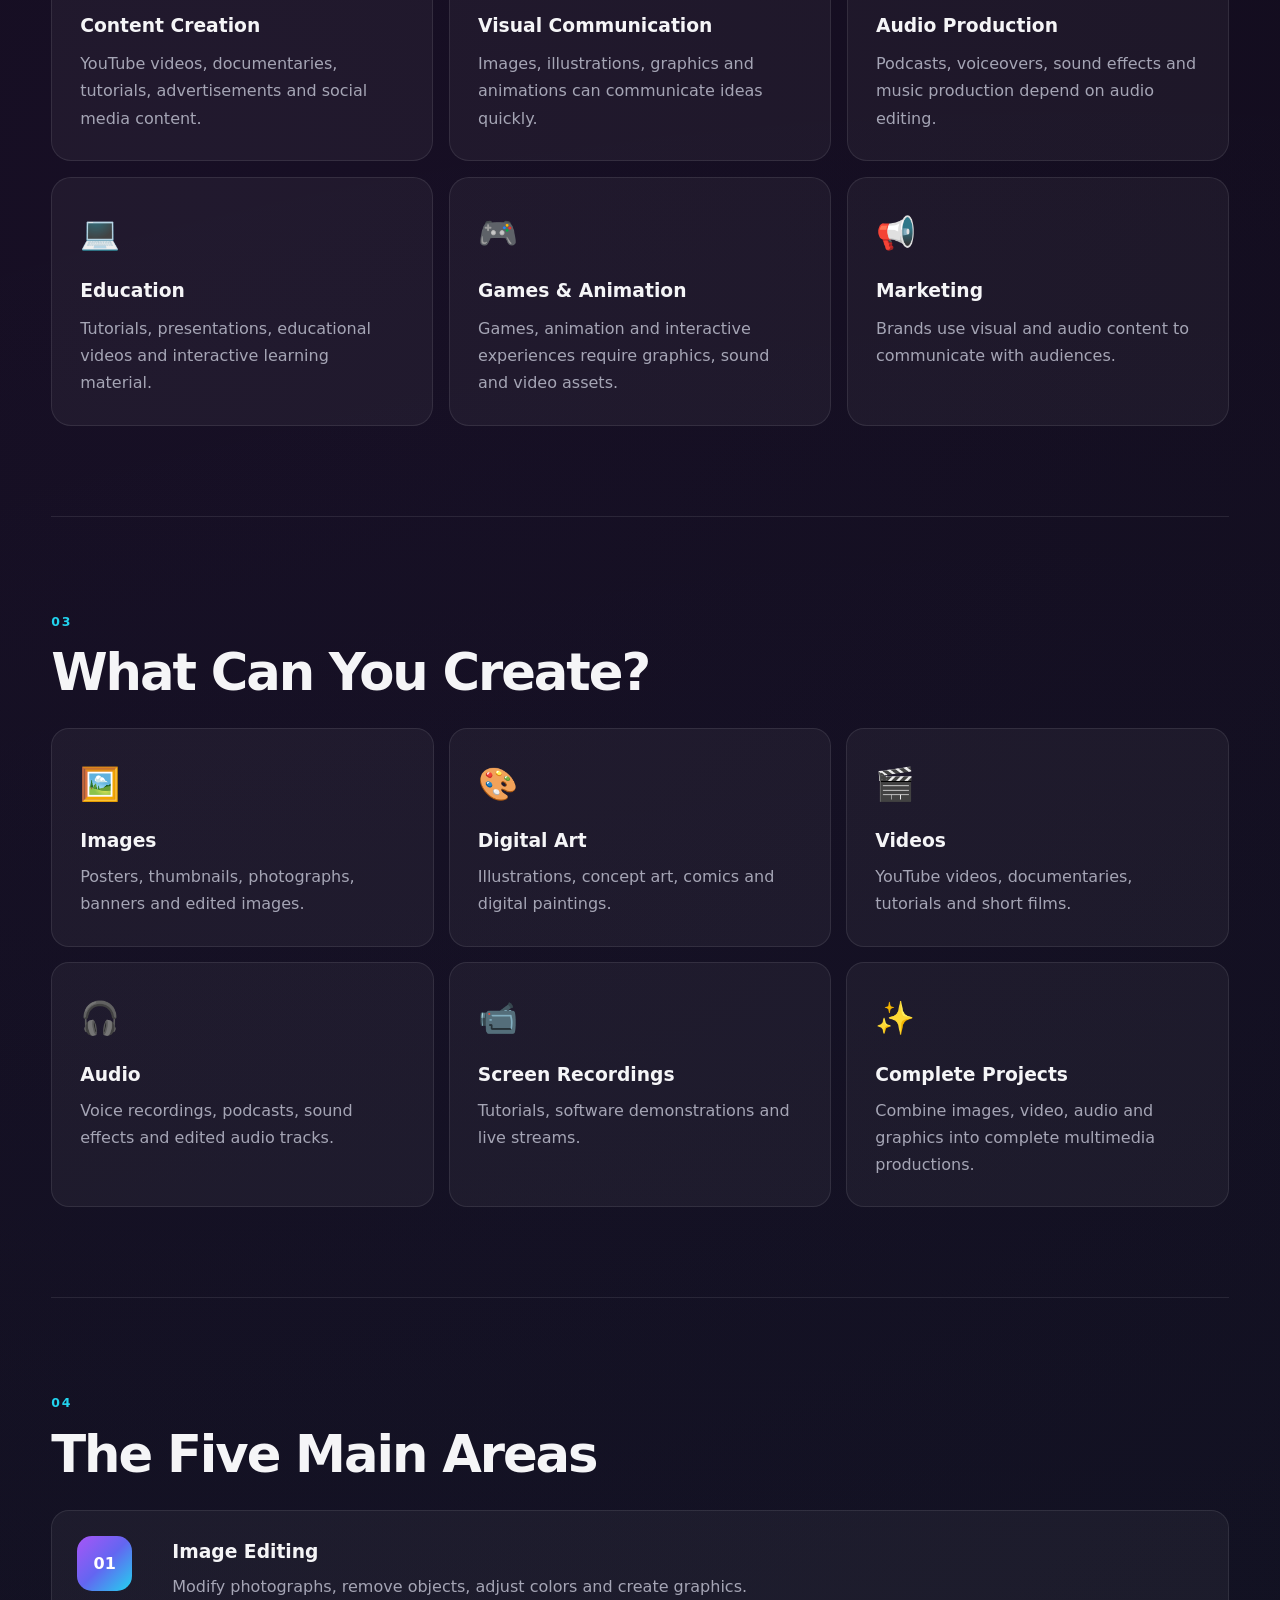
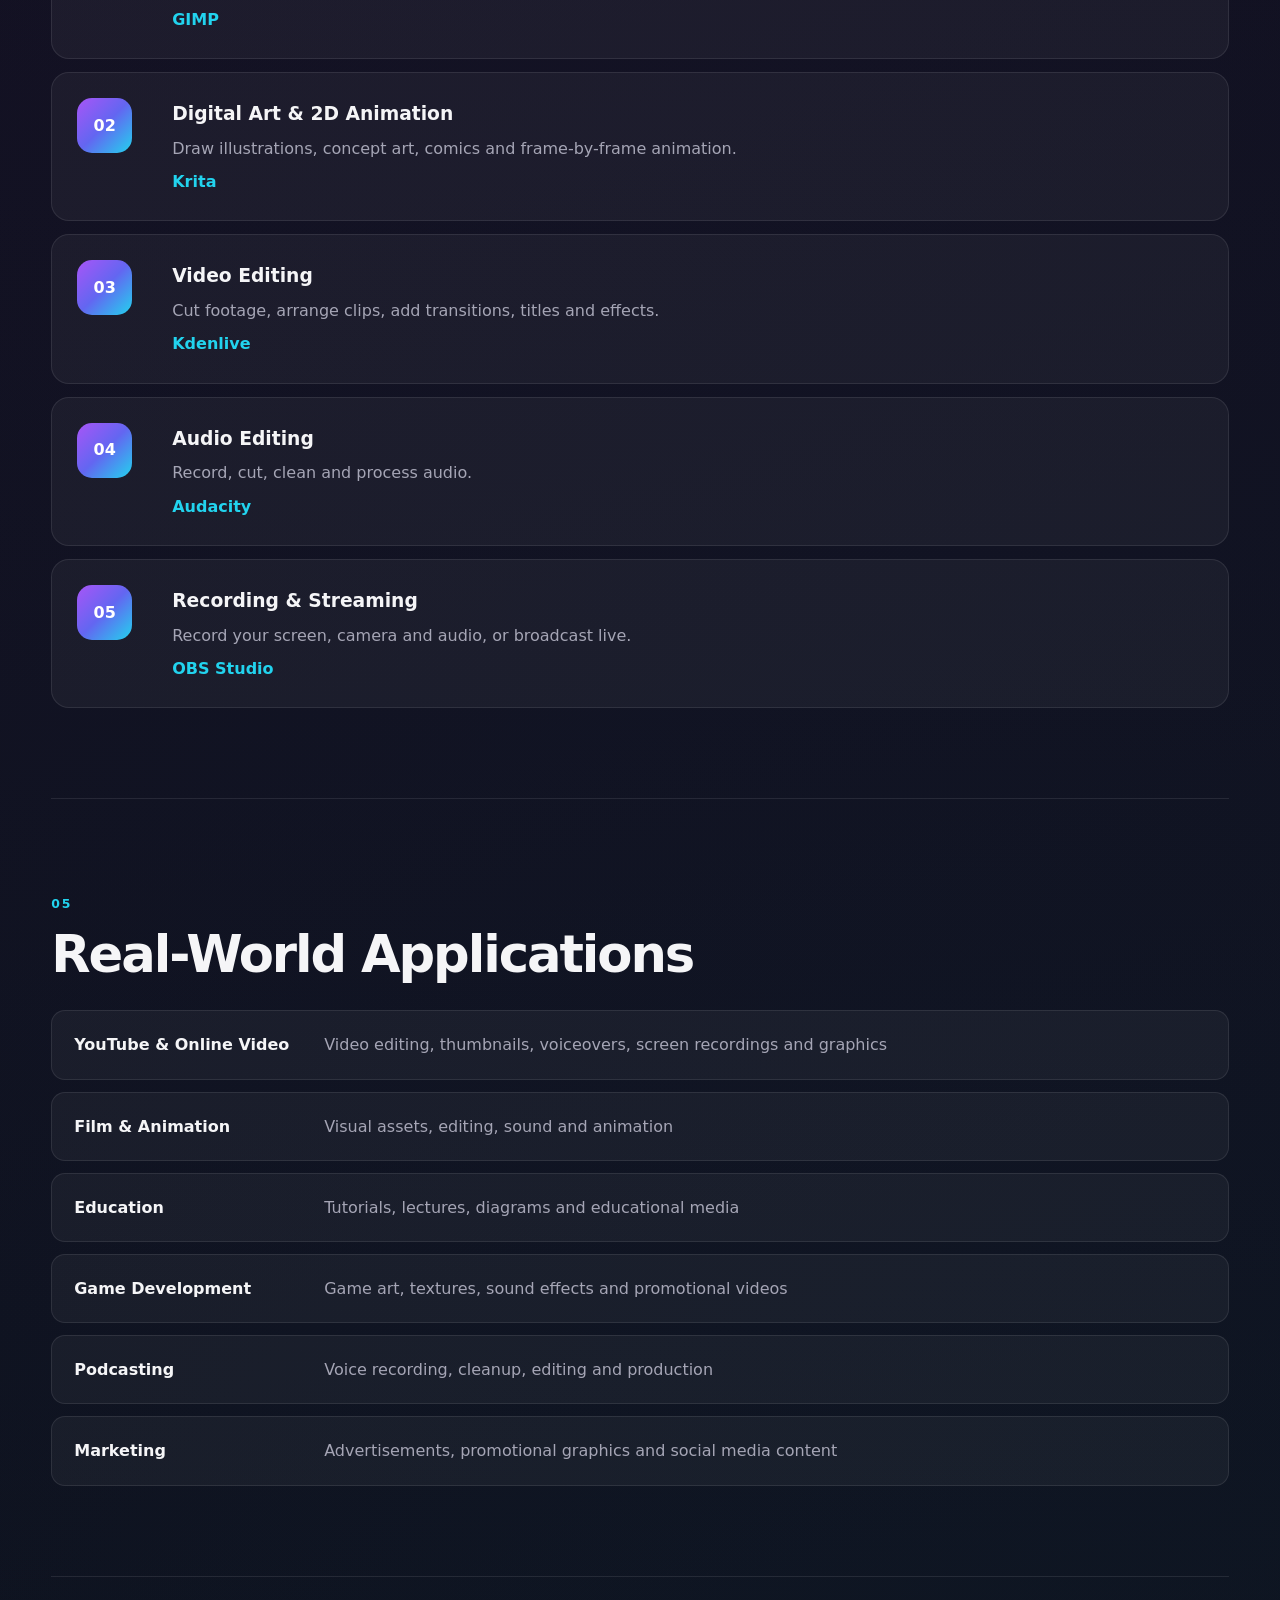
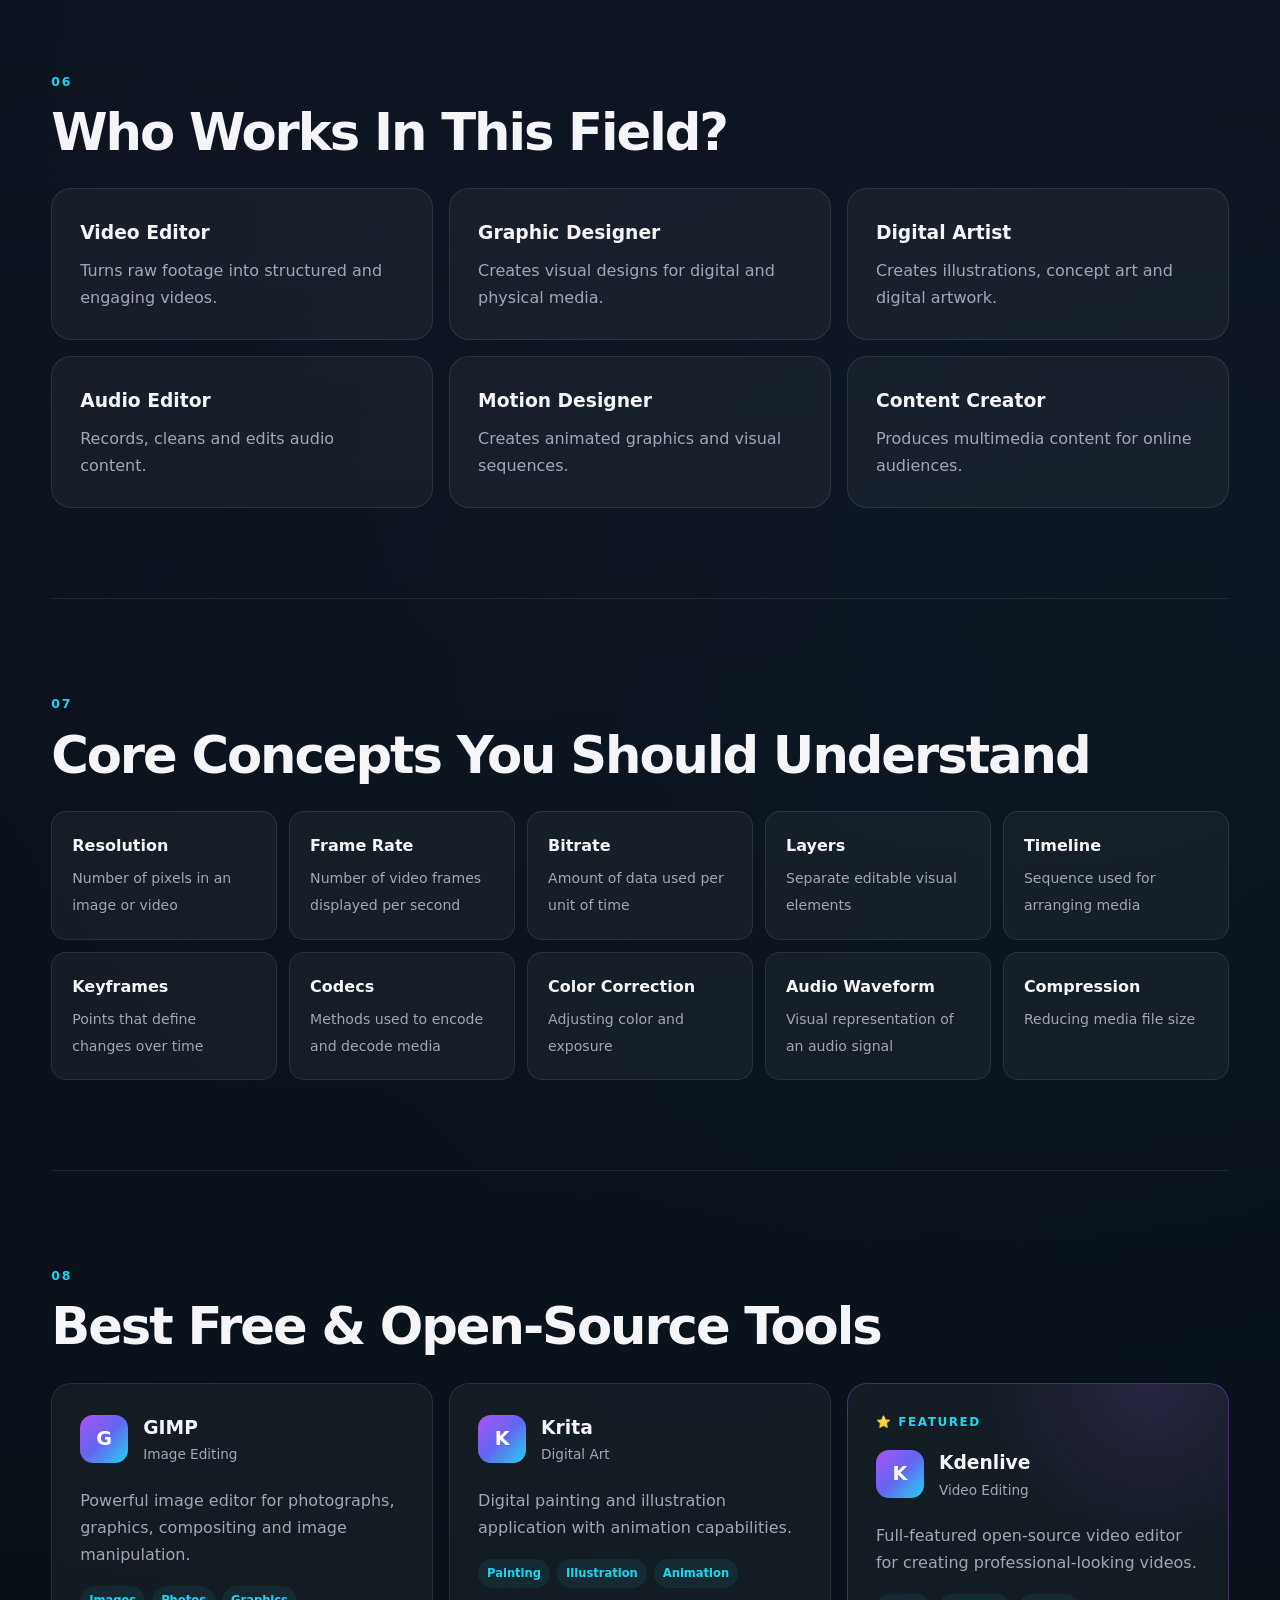
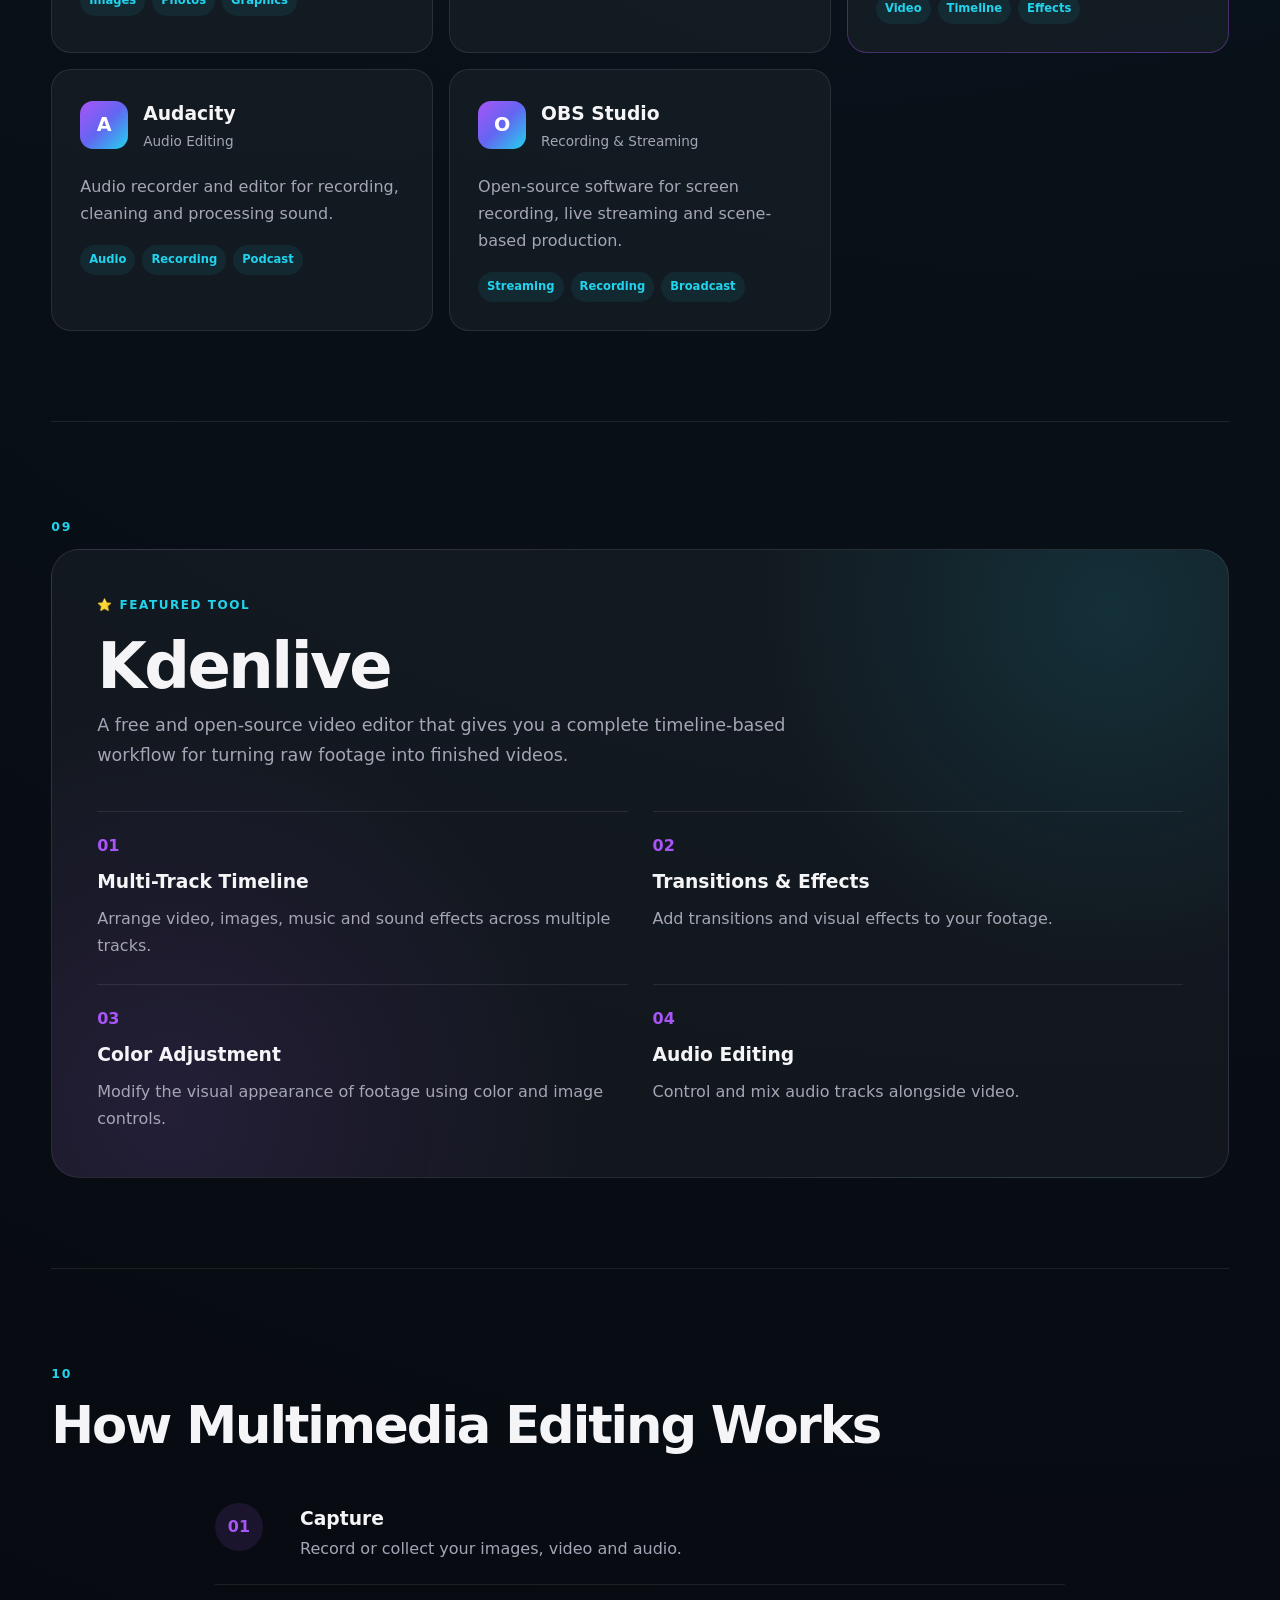
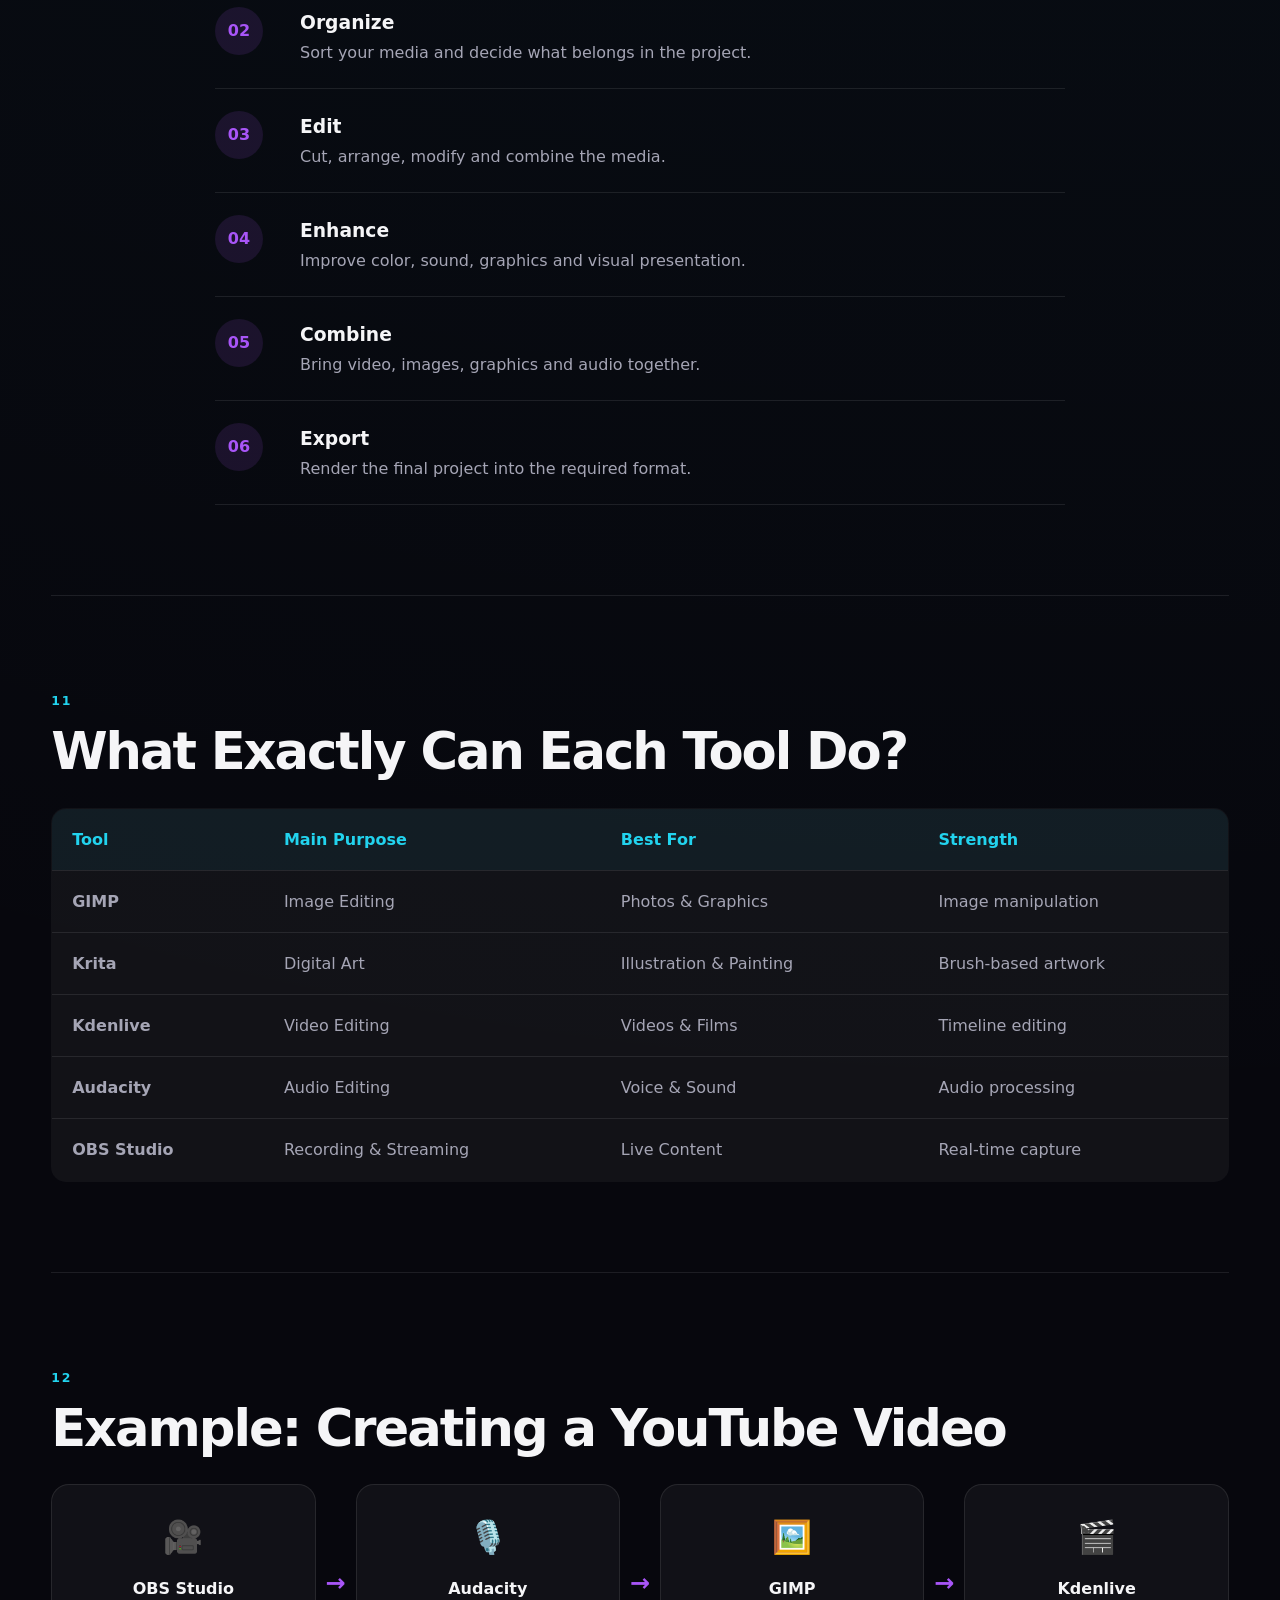
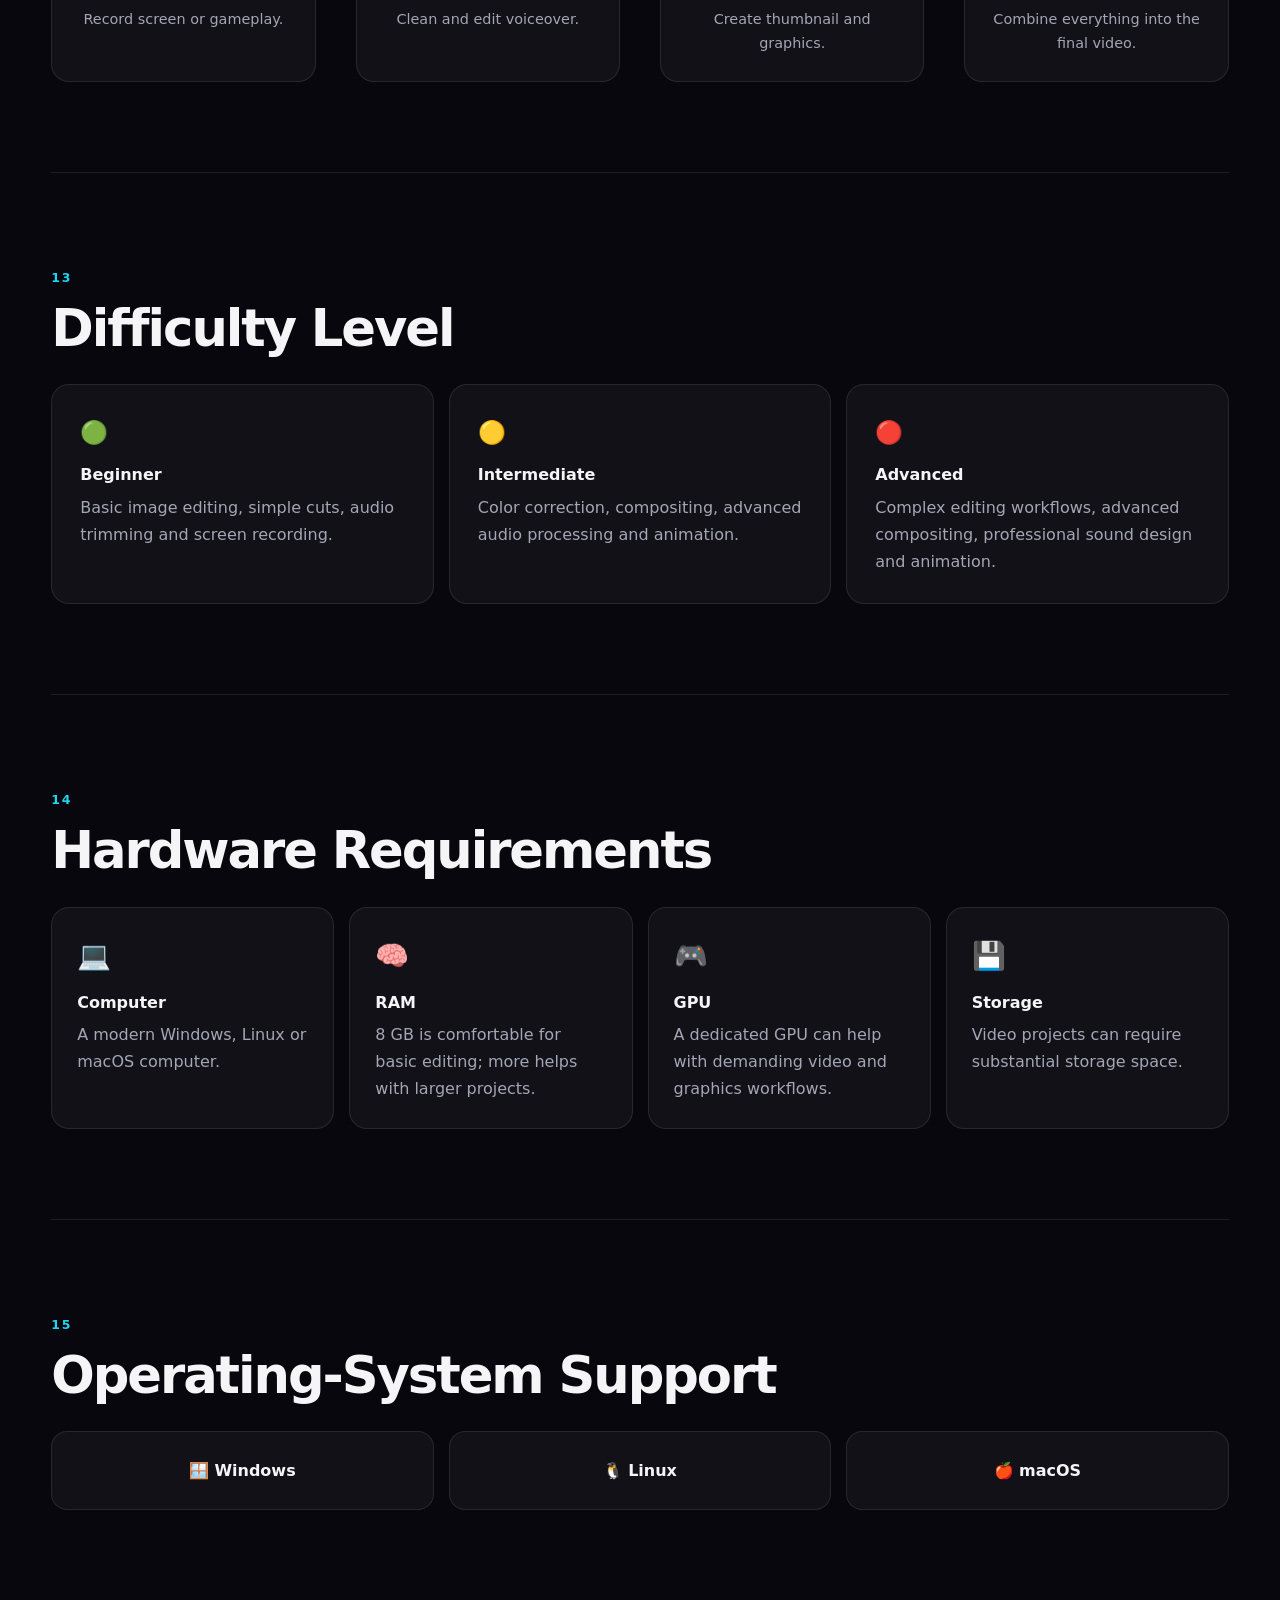
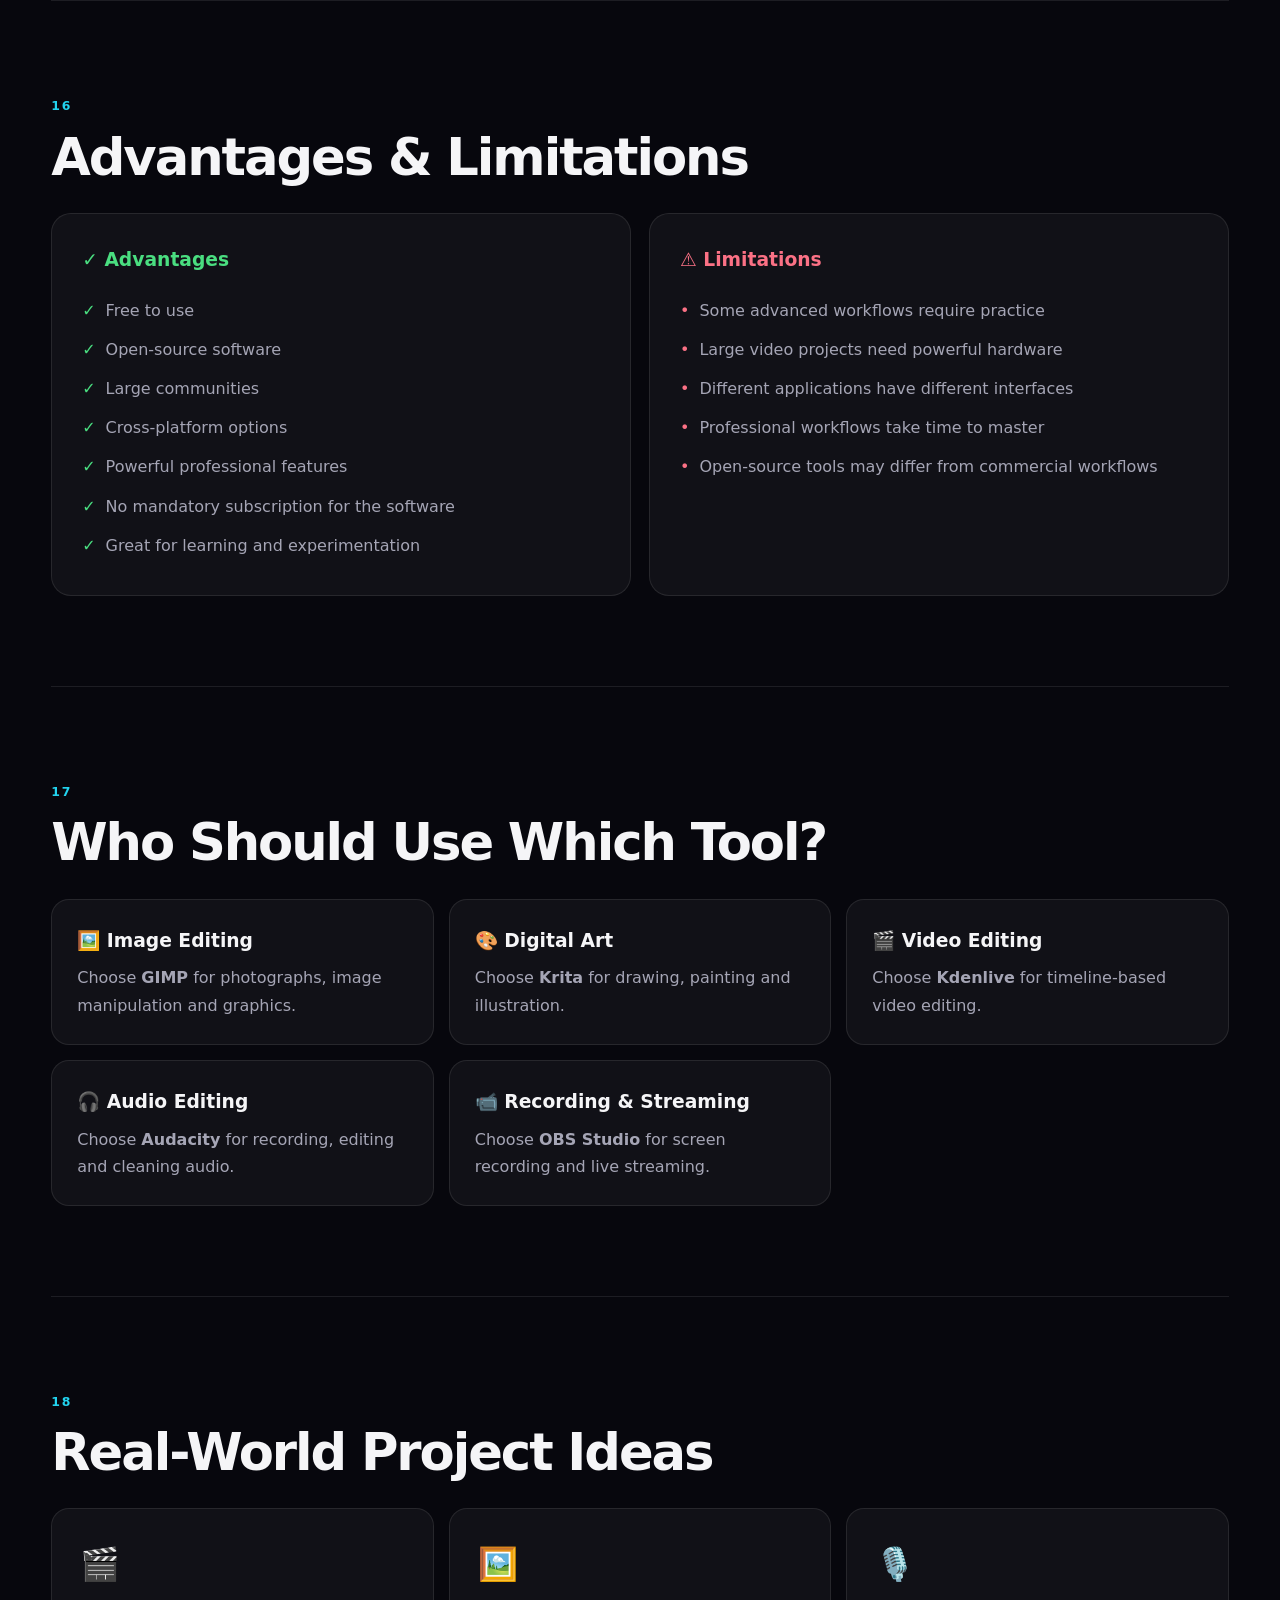
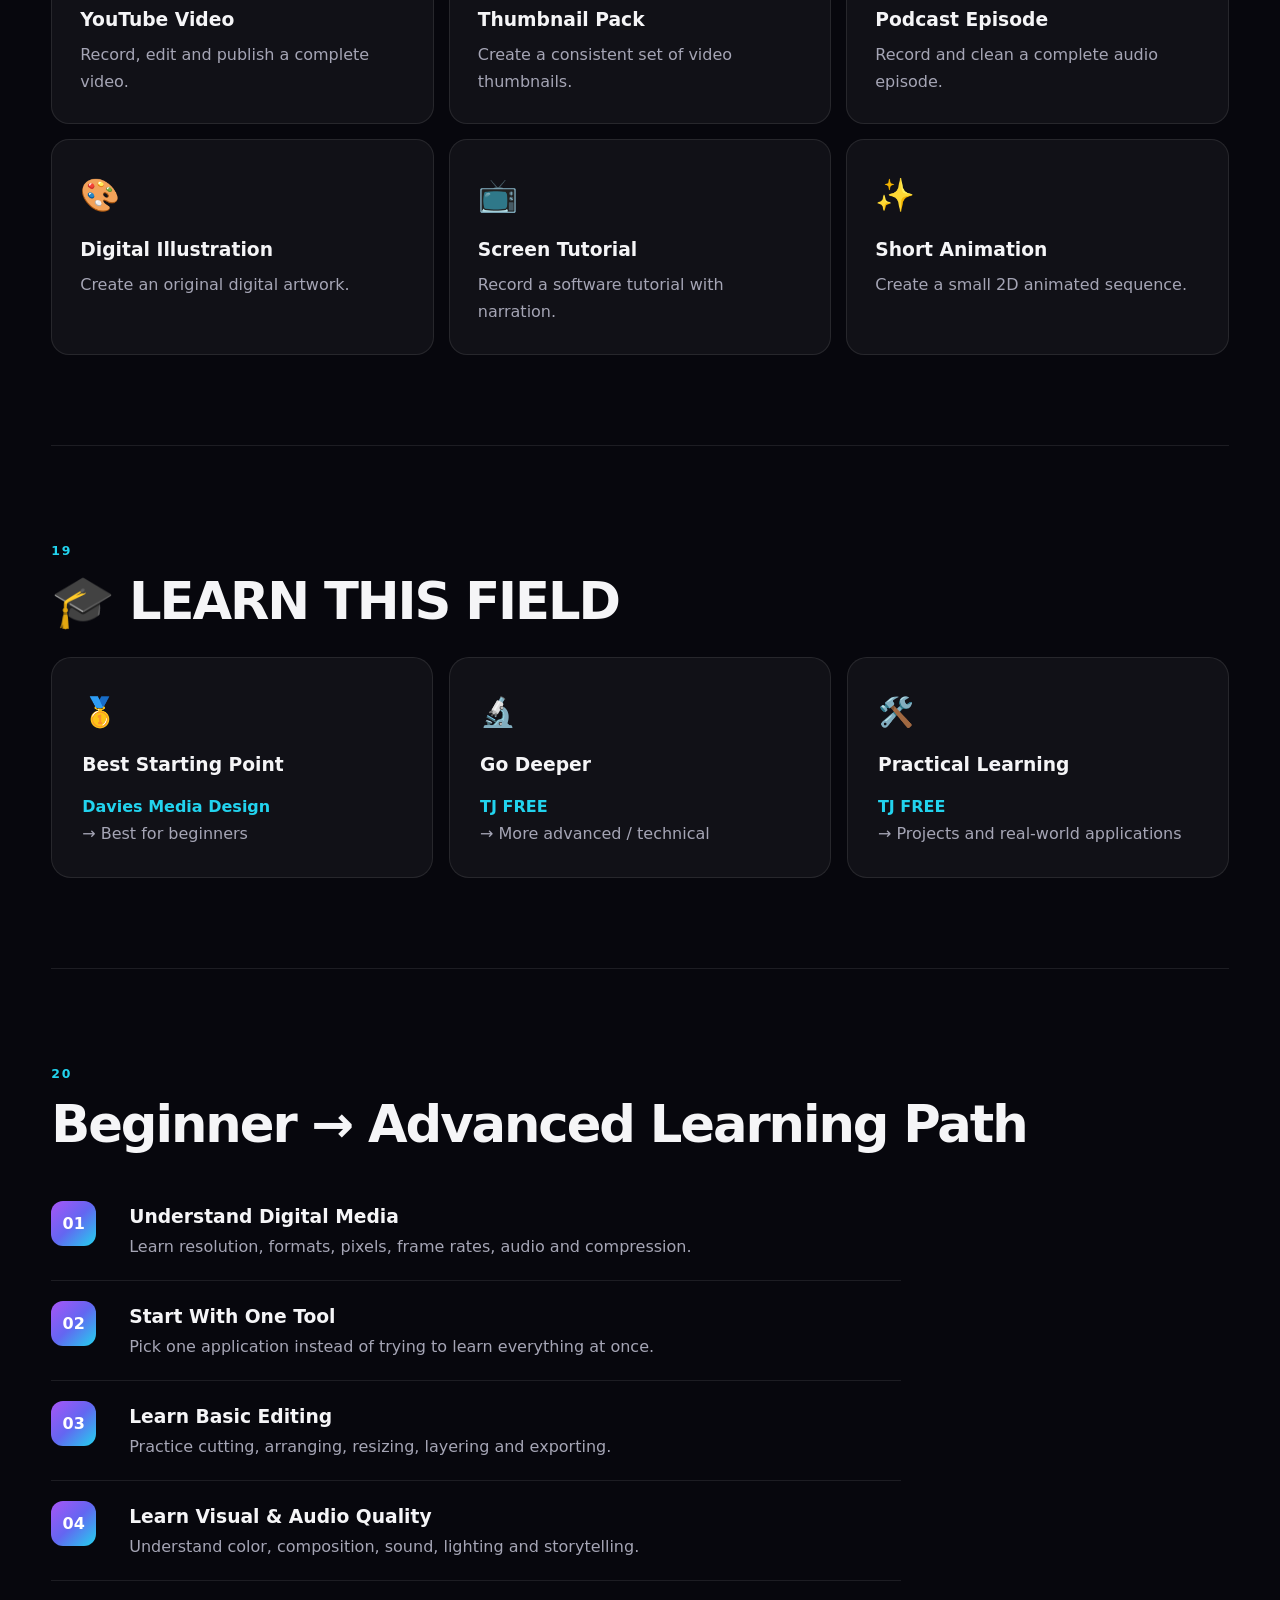
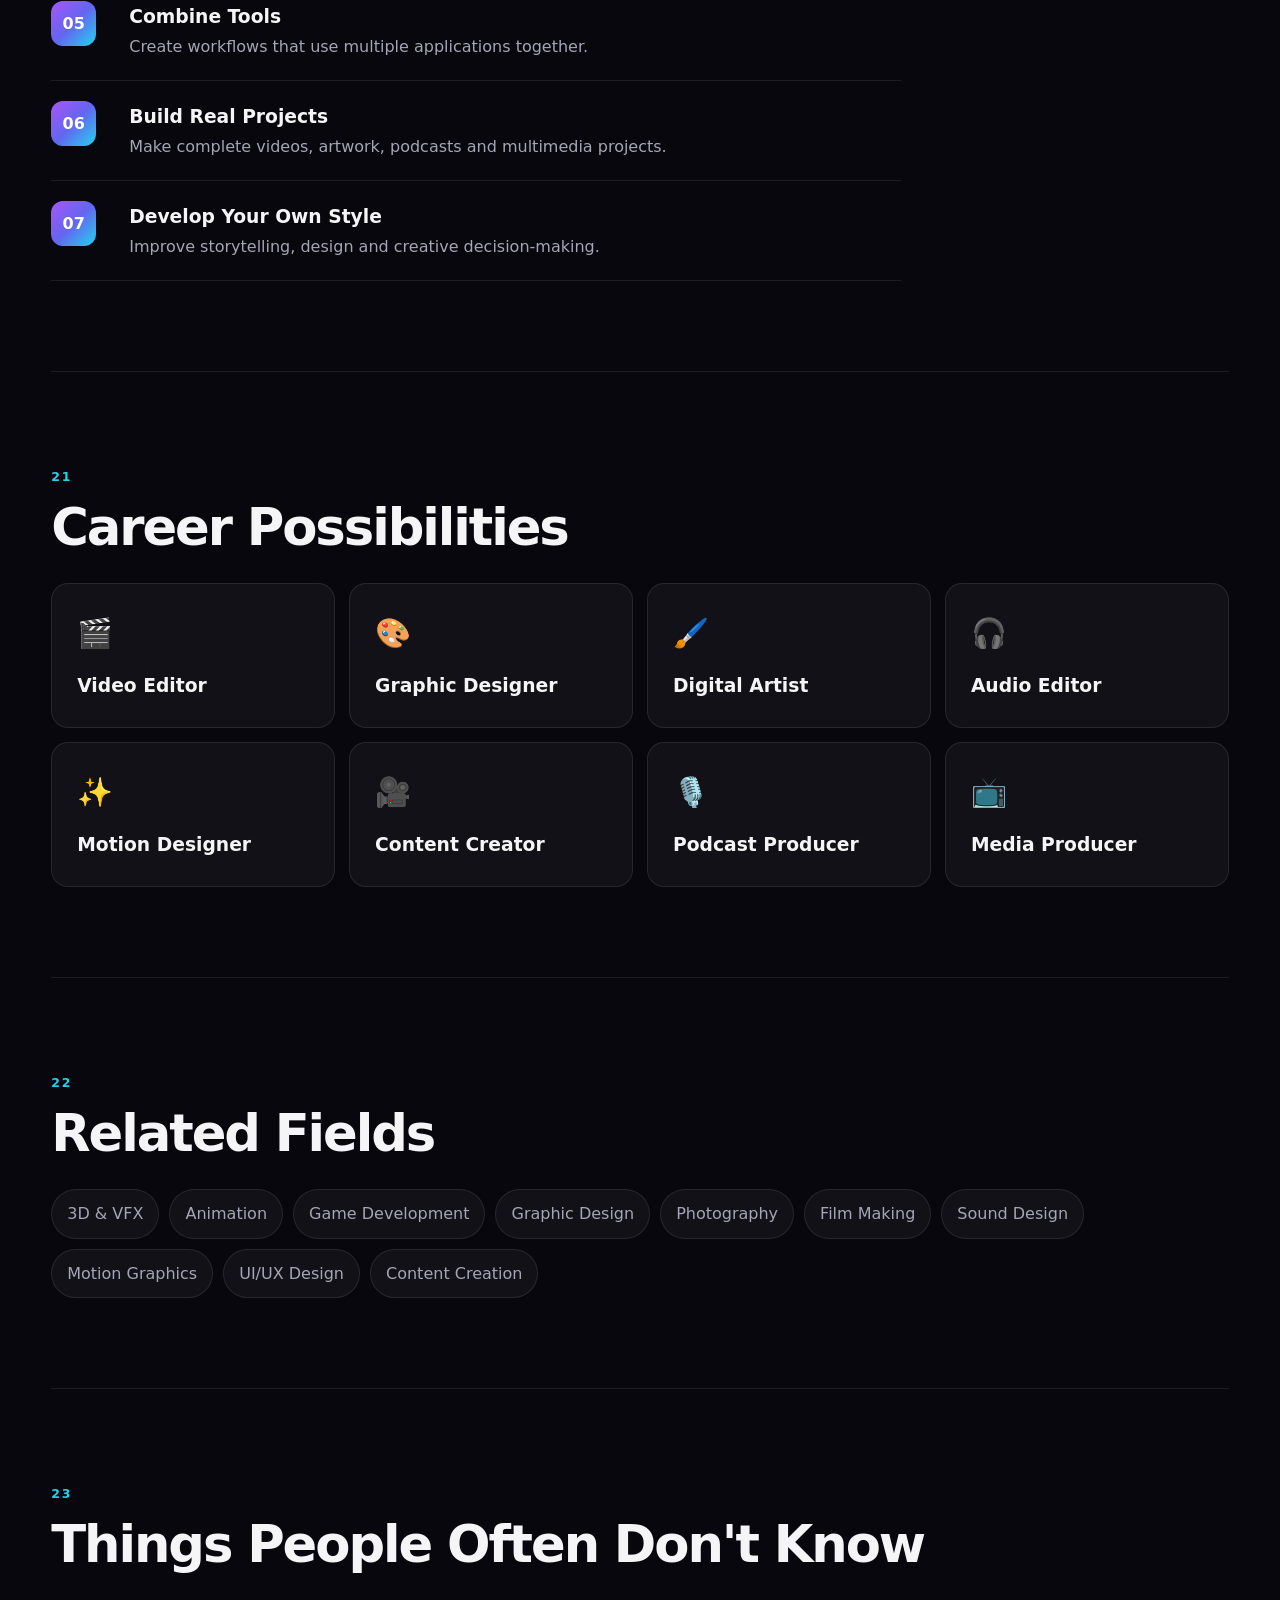
<file: html/editing.html>
<!DOCTYPE html>
<html lang="en">
<head>
    <meta charset="UTF-8">
    <meta name="viewport" content="width=device-width, initial-scale=1.0">

    <title>Image, Video & Audio Editing — Free Open-Source Tools | OpenField</title>
    <meta name="description"
    content="Explore image, video and audio editing with free and open-source tools like GIMP, Krita, Kdenlive and Audacity for creative projects."
>

    <link rel="stylesheet" href="../css/editing.css">
</head>

<body>

    <div class="progress-bar" id="progressBar"></div>

    <!-- Header -->
    <header class="header">
        <div class="nav-container">

            <a href="kicad.html" class="logo">
                <span class="logo-icon">✦</span>
                OpenField
            </a>

            <nav class="nav">
                <a href="kicad.html">← Electronics</a>
                <a href="education.html">🎓 Learning Hub</a>
                <a href="#explore">Explore</a>
            </nav>

            <button class="theme-btn" id="themeBtn">
                ☀️
            </button>

        </div>
    </header>


    <!-- Hero -->
    <section class="hero">

        <div class="hero-glow glow-one"></div>
        <div class="hero-glow glow-two"></div>

        <div class="hero-content">

            <div class="badge">
                🎬 Multimedia Creation & Editing
            </div>

            <h1>
                Turn ideas into
                <span>visual experiences.</span>
            </h1>

            <p class="hero-subtitle">
                Create, edit and transform images, illustrations, videos,
                audio and screen recordings using powerful free and
                open-source software.
            </p>

            <div class="hero-actions">

                <a href="#tools" class="btn primary">
                    Explore Tools
                </a>

                <a href="#learn" class="btn secondary">
                    Start Learning
                </a>

            </div>

        </div>

    </section>


    <main class="container">


        <!-- 01 -->
        <section class="section reveal">

            <span class="section-number">01</span>

            <h2>What Is Multimedia Creation & Editing?</h2>

            <p>
                Multimedia creation is the process of producing content
                using different forms of digital media such as images,
                illustrations, video, audio, animation and screen recordings.
            </p>

            <p>
                Editing is the process of modifying, arranging, improving
                and combining these media elements to communicate an idea,
                story or message.
            </p>

            <div class="highlight">

                <strong>Simple idea:</strong>

                Multimedia is about combining different types of digital
                content to create something people can see, hear and experience.

            </div>

        </section>


        <!-- 02 -->
        <section class="section reveal">

            <span class="section-number">02</span>

            <h2>Why Does This Field Matter?</h2>

            <div class="cards">

                <div class="card">
                    <div class="card-icon">🎥</div>
                    <h3>Content Creation</h3>
                    <p>
                        YouTube videos, documentaries, tutorials,
                        advertisements and social media content.
                    </p>
                </div>

                <div class="card">
                    <div class="card-icon">🎨</div>
                    <h3>Visual Communication</h3>
                    <p>
                        Images, illustrations, graphics and animations
                        can communicate ideas quickly.
                    </p>
                </div>

                <div class="card">
                    <div class="card-icon">🎙️</div>
                    <h3>Audio Production</h3>
                    <p>
                        Podcasts, voiceovers, sound effects and music
                        production depend on audio editing.
                    </p>
                </div>

                <div class="card">
                    <div class="card-icon">💻</div>
                    <h3>Education</h3>
                    <p>
                        Tutorials, presentations, educational videos
                        and interactive learning material.
                    </p>
                </div>

                <div class="card">
                    <div class="card-icon">🎮</div>
                    <h3>Games & Animation</h3>
                    <p>
                        Games, animation and interactive experiences
                        require graphics, sound and video assets.
                    </p>
                </div>

                <div class="card">
                    <div class="card-icon">📢</div>
                    <h3>Marketing</h3>
                    <p>
                        Brands use visual and audio content to communicate
                        with audiences.
                    </p>
                </div>

            </div>

        </section>


        <!-- 03 -->
        <section class="section reveal">

            <span class="section-number">03</span>

            <h2>What Can You Create?</h2>

            <div class="creation-grid">

                <div class="creation">
                    <span>🖼️</span>
                    <h3>Images</h3>
                    <p>
                        Posters, thumbnails, photographs, banners and
                        edited images.
                    </p>
                </div>

                <div class="creation">
                    <span>🎨</span>
                    <h3>Digital Art</h3>
                    <p>
                        Illustrations, concept art, comics and
                        digital paintings.
                    </p>
                </div>

                <div class="creation">
                    <span>🎬</span>
                    <h3>Videos</h3>
                    <p>
                        YouTube videos, documentaries, tutorials and
                        short films.
                    </p>
                </div>

                <div class="creation">
                    <span>🎧</span>
                    <h3>Audio</h3>
                    <p>
                        Voice recordings, podcasts, sound effects and
                        edited audio tracks.
                    </p>
                </div>

                <div class="creation">
                    <span>📹</span>
                    <h3>Screen Recordings</h3>
                    <p>
                        Tutorials, software demonstrations and
                        live streams.
                    </p>
                </div>

                <div class="creation">
                    <span>✨</span>
                    <h3>Complete Projects</h3>
                    <p>
                        Combine images, video, audio and graphics into
                        complete multimedia productions.
                    </p>
                </div>

            </div>

        </section>


        <!-- 04 -->
        <section class="section reveal">

            <span class="section-number">04</span>

            <h2>The Five Main Areas</h2>

            <div class="media-types">

                <div class="media-type image-type">
                    <div class="media-number">01</div>
                    <div>
                        <h3>Image Editing</h3>
                        <p>
                            Modify photographs, remove objects,
                            adjust colors and create graphics.
                        </p>
                        <strong>GIMP</strong>
                    </div>
                </div>

                <div class="media-type art-type">
                    <div class="media-number">02</div>
                    <div>
                        <h3>Digital Art & 2D Animation</h3>
                        <p>
                            Draw illustrations, concept art, comics
                            and frame-by-frame animation.
                        </p>
                        <strong>Krita</strong>
                    </div>
                </div>

                <div class="media-type video-type">
                    <div class="media-number">03</div>
                    <div>
                        <h3>Video Editing</h3>
                        <p>
                            Cut footage, arrange clips, add transitions,
                            titles and effects.
                        </p>
                        <strong>Kdenlive</strong>
                    </div>
                </div>

                <div class="media-type audio-type">
                    <div class="media-number">04</div>
                    <div>
                        <h3>Audio Editing</h3>
                        <p>
                            Record, cut, clean and process audio.
                        </p>
                        <strong>Audacity</strong>
                    </div>
                </div>

                <div class="media-type screen-type">
                    <div class="media-number">05</div>
                    <div>
                        <h3>Recording & Streaming</h3>
                        <p>
                            Record your screen, camera and audio,
                            or broadcast live.
                        </p>
                        <strong>OBS Studio</strong>
                    </div>
                </div>

            </div>

        </section>


        <!-- 05 -->
        <section class="section reveal">

            <span class="section-number">05</span>

            <h2>Real-World Applications</h2>

            <div class="application-list">

                <div>
                    <strong>YouTube & Online Video</strong>
                    <span>
                        Video editing, thumbnails, voiceovers,
                        screen recordings and graphics
                    </span>
                </div>

                <div>
                    <strong>Film & Animation</strong>
                    <span>
                        Visual assets, editing, sound and animation
                    </span>
                </div>

                <div>
                    <strong>Education</strong>
                    <span>
                        Tutorials, lectures, diagrams and educational media
                    </span>
                </div>

                <div>
                    <strong>Game Development</strong>
                    <span>
                        Game art, textures, sound effects and promotional videos
                    </span>
                </div>

                <div>
                    <strong>Podcasting</strong>
                    <span>
                        Voice recording, cleanup, editing and production
                    </span>
                </div>

                <div>
                    <strong>Marketing</strong>
                    <span>
                        Advertisements, promotional graphics and social media content
                    </span>
                </div>

            </div>

        </section>


        <!-- 06 -->
        <section class="section reveal">

            <span class="section-number">06</span>

            <h2>Who Works In This Field?</h2>

            <div class="cards">

                <div class="card">
                    <h3>Video Editor</h3>
                    <p>
                        Turns raw footage into structured and engaging videos.
                    </p>
                </div>

                <div class="card">
                    <h3>Graphic Designer</h3>
                    <p>
                        Creates visual designs for digital and physical media.
                    </p>
                </div>

                <div class="card">
                    <h3>Digital Artist</h3>
                    <p>
                        Creates illustrations, concept art and digital artwork.
                    </p>
                </div>

                <div class="card">
                    <h3>Audio Editor</h3>
                    <p>
                        Records, cleans and edits audio content.
                    </p>
                </div>

                <div class="card">
                    <h3>Motion Designer</h3>
                    <p>
                        Creates animated graphics and visual sequences.
                    </p>
                </div>

                <div class="card">
                    <h3>Content Creator</h3>
                    <p>
                        Produces multimedia content for online audiences.
                    </p>
                </div>

            </div>

        </section>


        <!-- 07 -->
        <section class="section reveal">

            <span class="section-number">07</span>

            <h2>Core Concepts You Should Understand</h2>

            <div class="concept-grid">

                <div class="concept">
                    <b>Resolution</b>
                    <span>Number of pixels in an image or video</span>
                </div>

                <div class="concept">
                    <b>Frame Rate</b>
                    <span>Number of video frames displayed per second</span>
                </div>

                <div class="concept">
                    <b>Bitrate</b>
                    <span>Amount of data used per unit of time</span>
                </div>

                <div class="concept">
                    <b>Layers</b>
                    <span>Separate editable visual elements</span>
                </div>

                <div class="concept">
                    <b>Timeline</b>
                    <span>Sequence used for arranging media</span>
                </div>

                <div class="concept">
                    <b>Keyframes</b>
                    <span>Points that define changes over time</span>
                </div>

                <div class="concept">
                    <b>Codecs</b>
                    <span>Methods used to encode and decode media</span>
                </div>

                <div class="concept">
                    <b>Color Correction</b>
                    <span>Adjusting color and exposure</span>
                </div>

                <div class="concept">
                    <b>Audio Waveform</b>
                    <span>Visual representation of an audio signal</span>
                </div>

                <div class="concept">
                    <b>Compression</b>
                    <span>Reducing media file size</span>
                </div>

            </div>

        </section>


        <!-- 08 -->
        <section class="section reveal" id="tools">

            <span class="section-number">08</span>

            <h2>Best Free & Open-Source Tools</h2>

            <div class="tool-grid">

                <!-- GIMP -->
                <div class="tool-card">

                    <div class="tool-top">
                        <div class="tool-logo">G</div>

                        <div>
                            <h3>GIMP</h3>
                            <p>Image Editing</p>
                        </div>
                    </div>

                    <p>
                        Powerful image editor for photographs,
                        graphics, compositing and image manipulation.
                    </p>

                    <div class="tool-tags">
                        <span>Images</span>
                        <span>Photos</span>
                        <span>Graphics</span>
                    </div>

                </div>


                <!-- Krita -->
                <div class="tool-card">

                    <div class="tool-top">
                        <div class="tool-logo">K</div>

                        <div>
                            <h3>Krita</h3>
                            <p>Digital Art</p>
                        </div>
                    </div>

                    <p>
                        Digital painting and illustration application
                        with animation capabilities.
                    </p>

                    <div class="tool-tags">
                        <span>Painting</span>
                        <span>Illustration</span>
                        <span>Animation</span>
                    </div>

                </div>


                <!-- Kdenlive -->
                <div class="tool-card featured-tool">

                    <div class="featured-label">
                        ⭐ FEATURED
                    </div>

                    <div class="tool-top">
                        <div class="tool-logo">K</div>

                        <div>
                            <h3>Kdenlive</h3>
                            <p>Video Editing</p>
                        </div>
                    </div>

                    <p>
                        Full-featured open-source video editor for
                        creating professional-looking videos.
                    </p>

                    <div class="tool-tags">
                        <span>Video</span>
                        <span>Timeline</span>
                        <span>Effects</span>
                    </div>

                </div>


                <!-- Audacity -->
                <div class="tool-card">

                    <div class="tool-top">
                        <div class="tool-logo">A</div>

                        <div>
                            <h3>Audacity</h3>
                            <p>Audio Editing</p>
                        </div>
                    </div>

                    <p>
                        Audio recorder and editor for recording,
                        cleaning and processing sound.
                    </p>

                    <div class="tool-tags">
                        <span>Audio</span>
                        <span>Recording</span>
                        <span>Podcast</span>
                    </div>

                </div>


                <!-- OBS -->
                <div class="tool-card">

                    <div class="tool-top">
                        <div class="tool-logo">O</div>

                        <div>
                            <h3>OBS Studio</h3>
                            <p>Recording & Streaming</p>
                        </div>
                    </div>

                    <p>
                        Open-source software for screen recording,
                        live streaming and scene-based production.
                    </p>

                    <div class="tool-tags">
                        <span>Streaming</span>
                        <span>Recording</span>
                        <span>Broadcast</span>
                    </div>

                </div>

            </div>

        </section>


        <!-- 09 -->
        <section class="section reveal">

            <span class="section-number">09</span>

            <div class="featured">

                <div class="featured-label">
                    ⭐ FEATURED TOOL
                </div>

                <h2>Kdenlive</h2>

                <p class="large-text">
                    A free and open-source video editor that gives you
                    a complete timeline-based workflow for turning
                    raw footage into finished videos.
                </p>

                <div class="kdenlive-features">

                    <div>
                        <span>01</span>
                        <h3>Multi-Track Timeline</h3>
                        <p>
                            Arrange video, images, music and sound effects
                            across multiple tracks.
                        </p>
                    </div>

                    <div>
                        <span>02</span>
                        <h3>Transitions & Effects</h3>
                        <p>
                            Add transitions and visual effects to your footage.
                        </p>
                    </div>

                    <div>
                        <span>03</span>
                        <h3>Color Adjustment</h3>
                        <p>
                            Modify the visual appearance of footage using
                            color and image controls.
                        </p>
                    </div>

                    <div>
                        <span>04</span>
                        <h3>Audio Editing</h3>
                        <p>
                            Control and mix audio tracks alongside video.
                        </p>
                    </div>

                </div>

            </div>

        </section>


        <!-- 10 -->
        <section class="section reveal">

            <span class="section-number">10</span>

            <h2>How Multimedia Editing Works</h2>

            <div class="timeline">

                <div class="timeline-item">
                    <span>01</span>
                    <div>
                        <h3>Capture</h3>
                        <p>
                            Record or collect your images, video and audio.
                        </p>
                    </div>
                </div>

                <div class="timeline-item">
                    <span>02</span>
                    <div>
                        <h3>Organize</h3>
                        <p>
                            Sort your media and decide what belongs in the project.
                        </p>
                    </div>
                </div>

                <div class="timeline-item">
                    <span>03</span>
                    <div>
                        <h3>Edit</h3>
                        <p>
                            Cut, arrange, modify and combine the media.
                        </p>
                    </div>
                </div>

                <div class="timeline-item">
                    <span>04</span>
                    <div>
                        <h3>Enhance</h3>
                        <p>
                            Improve color, sound, graphics and visual presentation.
                        </p>
                    </div>
                </div>

                <div class="timeline-item">
                    <span>05</span>
                    <div>
                        <h3>Combine</h3>
                        <p>
                            Bring video, images, graphics and audio together.
                        </p>
                    </div>
                </div>

                <div class="timeline-item">
                    <span>06</span>
                    <div>
                        <h3>Export</h3>
                        <p>
                            Render the final project into the required format.
                        </p>
                    </div>
                </div>

            </div>

        </section>


        <!-- 11 -->
        <section class="section reveal">

            <span class="section-number">11</span>

            <h2>What Exactly Can Each Tool Do?</h2>

            <div class="comparison-wrapper">

                <table>

                    <thead>
                        <tr>
                            <th>Tool</th>
                            <th>Main Purpose</th>
                            <th>Best For</th>
                            <th>Strength</th>
                        </tr>
                    </thead>

                    <tbody>

                        <tr>
                            <td><strong>GIMP</strong></td>
                            <td>Image Editing</td>
                            <td>Photos & Graphics</td>
                            <td>Image manipulation</td>
                        </tr>

                        <tr>
                            <td><strong>Krita</strong></td>
                            <td>Digital Art</td>
                            <td>Illustration & Painting</td>
                            <td>Brush-based artwork</td>
                        </tr>

                        <tr>
                            <td><strong>Kdenlive</strong></td>
                            <td>Video Editing</td>
                            <td>Videos & Films</td>
                            <td>Timeline editing</td>
                        </tr>

                        <tr>
                            <td><strong>Audacity</strong></td>
                            <td>Audio Editing</td>
                            <td>Voice & Sound</td>
                            <td>Audio processing</td>
                        </tr>

                        <tr>
                            <td><strong>OBS Studio</strong></td>
                            <td>Recording & Streaming</td>
                            <td>Live Content</td>
                            <td>Real-time capture</td>
                        </tr>

                    </tbody>

                </table>

            </div>

        </section>


        <!-- 12 -->
        <section class="section reveal">

            <span class="section-number">12</span>

            <h2>Example: Creating a YouTube Video</h2>

            <div class="workflow">

                <div class="workflow-step">
                    <span>🎥</span>
                    <strong>OBS Studio</strong>
                    <p>Record screen or gameplay.</p>
                </div>

                <div class="workflow-arrow">→</div>

                <div class="workflow-step">
                    <span>🎙️</span>
                    <strong>Audacity</strong>
                    <p>Clean and edit voiceover.</p>
                </div>

                <div class="workflow-arrow">→</div>

                <div class="workflow-step">
                    <span>🖼️</span>
                    <strong>GIMP</strong>
                    <p>Create thumbnail and graphics.</p>
                </div>

                <div class="workflow-arrow">→</div>

                <div class="workflow-step">
                    <span>🎬</span>
                    <strong>Kdenlive</strong>
                    <p>Combine everything into the final video.</p>
                </div>

            </div>

        </section>


        <!-- 13 -->
        <section class="section reveal">

            <span class="section-number">13</span>

            <h2>Difficulty Level</h2>

            <div class="difficulty">

                <div class="difficulty-level beginner">
                    <span>🟢</span>

                    <strong>Beginner</strong>

                    <p>
                        Basic image editing, simple cuts,
                        audio trimming and screen recording.
                    </p>
                </div>

                <div class="difficulty-level intermediate">
                    <span>🟡</span>

                    <strong>Intermediate</strong>

                    <p>
                        Color correction, compositing,
                        advanced audio processing and animation.
                    </p>
                </div>

                <div class="difficulty-level advanced">
                    <span>🔴</span>

                    <strong>Advanced</strong>

                    <p>
                        Complex editing workflows, advanced compositing,
                        professional sound design and animation.
                    </p>
                </div>

            </div>

        </section>


        <!-- 14 -->
        <section class="section reveal">

            <span class="section-number">14</span>

            <h2>Hardware Requirements</h2>

            <div class="spec-grid">

                <div class="spec">
                    <span>💻</span>
                    <b>Computer</b>
                    <p>
                        A modern Windows, Linux or macOS computer.
                    </p>
                </div>

                <div class="spec">
                    <span>🧠</span>
                    <b>RAM</b>
                    <p>
                        8 GB is comfortable for basic editing;
                        more helps with larger projects.
                    </p>
                </div>

                <div class="spec">
                    <span>🎮</span>
                    <b>GPU</b>
                    <p>
                        A dedicated GPU can help with demanding
                        video and graphics workflows.
                    </p>
                </div>

                <div class="spec">
                    <span>💾</span>
                    <b>Storage</b>
                    <p>
                        Video projects can require substantial
                        storage space.
                    </p>
                </div>

            </div>

        </section>


        <!-- 15 -->
        <section class="section reveal">

            <span class="section-number">15</span>

            <h2>Operating-System Support</h2>

            <div class="os-grid">

                <div>
                    🪟
                    <strong>Windows</strong>
                </div>

                <div>
                    🐧
                    <strong>Linux</strong>
                </div>

                <div>
                    🍎
                    <strong>macOS</strong>
                </div>

            </div>

        </section>


        <!-- 16 -->
        <section class="section reveal">

            <span class="section-number">16</span>

            <h2>Advantages & Limitations</h2>

            <div class="pros-cons">

                <div class="pros">

                    <h3>✓ Advantages</h3>

                    <ul>
                        <li>Free to use</li>
                        <li>Open-source software</li>
                        <li>Large communities</li>
                        <li>Cross-platform options</li>
                        <li>Powerful professional features</li>
                        <li>No mandatory subscription for the software</li>
                        <li>Great for learning and experimentation</li>
                    </ul>

                </div>


                <div class="cons">

                    <h3>⚠ Limitations</h3>

                    <ul>
                        <li>Some advanced workflows require practice</li>
                        <li>Large video projects need powerful hardware</li>
                        <li>Different applications have different interfaces</li>
                        <li>Professional workflows take time to master</li>
                        <li>Open-source tools may differ from commercial workflows</li>
                    </ul>

                </div>

            </div>

        </section>


        <!-- 17 -->
        <section class="section reveal">

            <span class="section-number">17</span>

            <h2>Who Should Use Which Tool?</h2>

            <div class="choice-grid">

                <div>
                    <h3>🖼️ Image Editing</h3>

                    <p>
                        Choose <strong>GIMP</strong> for photographs,
                        image manipulation and graphics.
                    </p>
                </div>

                <div>
                    <h3>🎨 Digital Art</h3>

                    <p>
                        Choose <strong>Krita</strong> for drawing,
                        painting and illustration.
                    </p>
                </div>

                <div>
                    <h3>🎬 Video Editing</h3>

                    <p>
                        Choose <strong>Kdenlive</strong> for timeline-based
                        video editing.
                    </p>
                </div>

                <div>
                    <h3>🎧 Audio Editing</h3>

                    <p>
                        Choose <strong>Audacity</strong> for recording,
                        editing and cleaning audio.
                    </p>
                </div>

                <div>
                    <h3>📹 Recording & Streaming</h3>

                    <p>
                        Choose <strong>OBS Studio</strong> for screen
                        recording and live streaming.
                    </p>
                </div>

            </div>

        </section>


        <!-- 18 -->
        <section class="section reveal">

            <span class="section-number">18</span>

            <h2>Real-World Project Ideas</h2>

            <div class="project-grid">

                <div class="project">
                    <span>🎬</span>
                    <h3>YouTube Video</h3>
                    <p>
                        Record, edit and publish a complete video.
                    </p>
                </div>

                <div class="project">
                    <span>🖼️</span>
                    <h3>Thumbnail Pack</h3>
                    <p>
                        Create a consistent set of video thumbnails.
                    </p>
                </div>

                <div class="project">
                    <span>🎙️</span>
                    <h3>Podcast Episode</h3>
                    <p>
                        Record and clean a complete audio episode.
                    </p>
                </div>

                <div class="project">
                    <span>🎨</span>
                    <h3>Digital Illustration</h3>
                    <p>
                        Create an original digital artwork.
                    </p>
                </div>

                <div class="project">
                    <span>📺</span>
                    <h3>Screen Tutorial</h3>
                    <p>
                        Record a software tutorial with narration.
                    </p>
                </div>

                <div class="project">
                    <span>✨</span>
                    <h3>Short Animation</h3>
                    <p>
                        Create a small 2D animated sequence.
                    </p>
                </div>

            </div>

        </section>


        <!-- 19 -->
        <section class="section reveal">

            <span class="section-number">19</span>

            <h2>🎓 LEARN THIS FIELD</h2>

            <div class="learning-cards">

                <div class="learning-card">

                    <span class="learning-icon">🥇</span>

                    <h3>Best Starting Point</h3>

                    <a href="https://www.youtube.com/@DaviesMediaDesign"
                       target="_blank">
                        Davies Media Design
                    </a>

                    <p>
                        → Best for beginners
                    </p>

                </div>


                <div class="learning-card">

                    <span class="learning-icon">🔬</span>

                    <h3>Go Deeper</h3>

                    <a href="https://www.youtube.com/@TJFREE"
                       target="_blank"
                       rel="noopener noreferrer">
                        TJ FREE
                    </a>

                    <p>
                        → More advanced / technical
                    </p>

                </div>


                <div class="learning-card">

                    <span class="learning-icon">🛠️</span>

                    <h3>Practical Learning</h3>

                    <a href="https://www.youtube.com/@TJFREE"
                       target="_blank"
                       rel="noopener noreferrer">
                        TJ FREE
                    </a>

                    <p>
                        → Projects and real-world applications
                    </p>

                </div>

            </div>

        </section>


        <!-- 20 -->
        <section class="section reveal" id="learn">

            <span class="section-number">20</span>

            <h2>Beginner → Advanced Learning Path</h2>

            <div class="path">

                <div class="path-step">
                    <span>01</span>

                    <div>
                        <h3>Understand Digital Media</h3>

                        <p>
                            Learn resolution, formats, pixels,
                            frame rates, audio and compression.
                        </p>
                    </div>
                </div>


                <div class="path-step">
                    <span>02</span>

                    <div>
                        <h3>Start With One Tool</h3>

                        <p>
                            Pick one application instead of trying
                            to learn everything at once.
                        </p>
                    </div>
                </div>


                <div class="path-step">
                    <span>03</span>

                    <div>
                        <h3>Learn Basic Editing</h3>

                        <p>
                            Practice cutting, arranging, resizing,
                            layering and exporting.
                        </p>
                    </div>
                </div>


                <div class="path-step">
                    <span>04</span>

                    <div>
                        <h3>Learn Visual & Audio Quality</h3>

                        <p>
                            Understand color, composition, sound,
                            lighting and storytelling.
                        </p>
                    </div>
                </div>


                <div class="path-step">
                    <span>05</span>

                    <div>
                        <h3>Combine Tools</h3>

                        <p>
                            Create workflows that use multiple applications
                            together.
                        </p>
                    </div>
                </div>


                <div class="path-step">
                    <span>06</span>

                    <div>
                        <h3>Build Real Projects</h3>

                        <p>
                            Make complete videos, artwork, podcasts
                            and multimedia projects.
                        </p>
                    </div>
                </div>


                <div class="path-step">
                    <span>07</span>

                    <div>
                        <h3>Develop Your Own Style</h3>

                        <p>
                            Improve storytelling, design and creative
                            decision-making.
                        </p>
                    </div>
                </div>

            </div>

        </section>


        <!-- 21 -->
        <section class="section reveal">

            <span class="section-number">21</span>

            <h2>Career Possibilities</h2>

            <div class="career-grid">

                <div>
                    <span>🎬</span>
                    <h3>Video Editor</h3>
                </div>

                <div>
                    <span>🎨</span>
                    <h3>Graphic Designer</h3>
                </div>

                <div>
                    <span>🖌️</span>
                    <h3>Digital Artist</h3>
                </div>

                <div>
                    <span>🎧</span>
                    <h3>Audio Editor</h3>
                </div>

                <div>
                    <span>✨</span>
                    <h3>Motion Designer</h3>
                </div>

                <div>
                    <span>🎥</span>
                    <h3>Content Creator</h3>
                </div>

                <div>
                    <span>🎙️</span>
                    <h3>Podcast Producer</h3>
                </div>

                <div>
                    <span>📺</span>
                    <h3>Media Producer</h3>
                </div>

            </div>

        </section>


        <!-- 22 -->
        <section class="section reveal">

            <span class="section-number">22</span>

            <h2>Related Fields</h2>

            <div class="related">

                <span>3D & VFX</span>
                <span>Animation</span>
                <span>Game Development</span>
                <span>Graphic Design</span>
                <span>Photography</span>
                <span>Film Making</span>
                <span>Sound Design</span>
                <span>Motion Graphics</span>
                <span>UI/UX Design</span>
                <span>Content Creation</span>

            </div>

        </section>


        <!-- 23 -->
        <section class="section reveal">

            <span class="section-number">23</span>

            <h2>Things People Often Don't Know</h2>

            <div class="facts">

                <div>
                    <span>01</span>

                    <p>
                        Image, video and audio editing are closely connected.
                        A single project can require several different tools.
                    </p>
                </div>

                <div>
                    <span>02</span>

                    <p>
                        Good editing is not only about adding effects.
                        Removing unnecessary elements is often more important.
                    </p>
                </div>

                <div>
                    <span>03</span>

                    <p>
                        Audio quality can strongly affect how professional
                        a video feels, even when the visuals are good.
                    </p>
                </div>

                <div>
                    <span>04</span>

                    <p>
                        Open-source editing software can be powerful enough
                        for serious creative projects.
                    </p>
                </div>

            </div>

        </section>


        <!-- 24 -->
        <section class="section reveal">

            <span class="section-number">24</span>

            <h2>FAQ</h2>

            <div class="faq">

                <div class="faq-item">

                    <button class="faq-question">
                        Which tool should a beginner learn first?
                        <span>+</span>
                    </button>

                    <div class="faq-answer">

                        <p>
                            It depends on your goal. GIMP is a good starting
                            point for image editing, Krita for digital art,
                            Kdenlive for video editing, Audacity for audio
                            and OBS Studio for recording.
                        </p>

                    </div>

                </div>


                <div class="faq-item">

                    <button class="faq-question">
                        Are these tools really open source?
                        <span>+</span>
                    </button>

                    <div class="faq-answer">

                        <p>
                            Yes. GIMP, Krita, Kdenlive, Audacity and OBS Studio
                            are free and open-source projects.
                        </p>

                    </div>

                </div>


                <div class="faq-item">

                    <button class="faq-question">
                        Can these tools be used professionally?
                        <span>+</span>
                    </button>

                    <div class="faq-answer">

                        <p>
                            Yes. They can be used for serious creative work,
                            although the best tool depends on the exact
                            professional workflow.
                        </p>

                    </div>

                </div>


                <div class="faq-item">

                    <button class="faq-question">
                        Do I need to learn all five tools?
                        <span>+</span>
                    </button>

                    <div class="faq-answer">

                        <p>
                            No. Start with the tool that matches your goal.
                            Learn additional tools when your projects need them.
                        </p>

                    </div>

                </div>


                <div class="faq-item">

                    <button class="faq-question">
                        Can I create a complete YouTube video using them?
                        <span>+</span>
                    </button>

                    <div class="faq-answer">

                        <p>
                            Yes. You can record using OBS Studio, edit audio
                            with Audacity, create graphics with GIMP or Krita,
                            and assemble the final video in Kdenlive.
                        </p>

                    </div>

                </div>

            </div>

        </section>


        <!-- 25 -->
        <section class="section reveal">

            <span class="section-number">25</span>

            <h2>Quick Summary</h2>

            <div class="summary">

                <div>
                    <b>Field</b>
                    <span>Multimedia Creation & Editing</span>
                </div>

                <div>
                    <b>Image</b>
                    <span>GIMP</span>
                </div>

                <div>
                    <b>Digital Art</b>
                    <span>Krita</span>
                </div>

                <div>
                    <b>Video</b>
                    <span>Kdenlive</span>
                </div>

                <div>
                    <b>Audio</b>
                    <span>Audacity</span>
                </div>

                <div>
                    <b>Recording</b>
                    <span>OBS Studio</span>
                </div>

            </div>

        </section>


        <!-- Explore -->
        <section class="explore reveal" id="explore">

            <div>

                <span class="section-number">NEXT</span>

                <h2>Explore Next</h2>

                <p>
                    Continue exploring the free and open-source world.
                </p>

            </div>

            <div class="explore-links">

                <a href="kicad.html">
                    ← Electronics / PCB
                </a>

                <a href="education.html">
                    🎓 Student Learning Hub
                </a>

                <a href="physics.html">
                    Physics & Simulation →
                </a>

            </div>

        </section>

    </main>


    <!-- Footer -->
    <footer class="footer">

        <div class="footer-inner">

            <div>
                <strong>OpenField</strong>

                <p>
                    Exploring powerful free and open-source tools.
                </p>
            </div>

            <p>
                Built for curious minds.
            </p>

        </div>

    </footer>


    <button class="back-top" id="backTop">
        ↑
    </button>


    <script src="../fields/editing.js"></script>

</body>
</html>
</file>
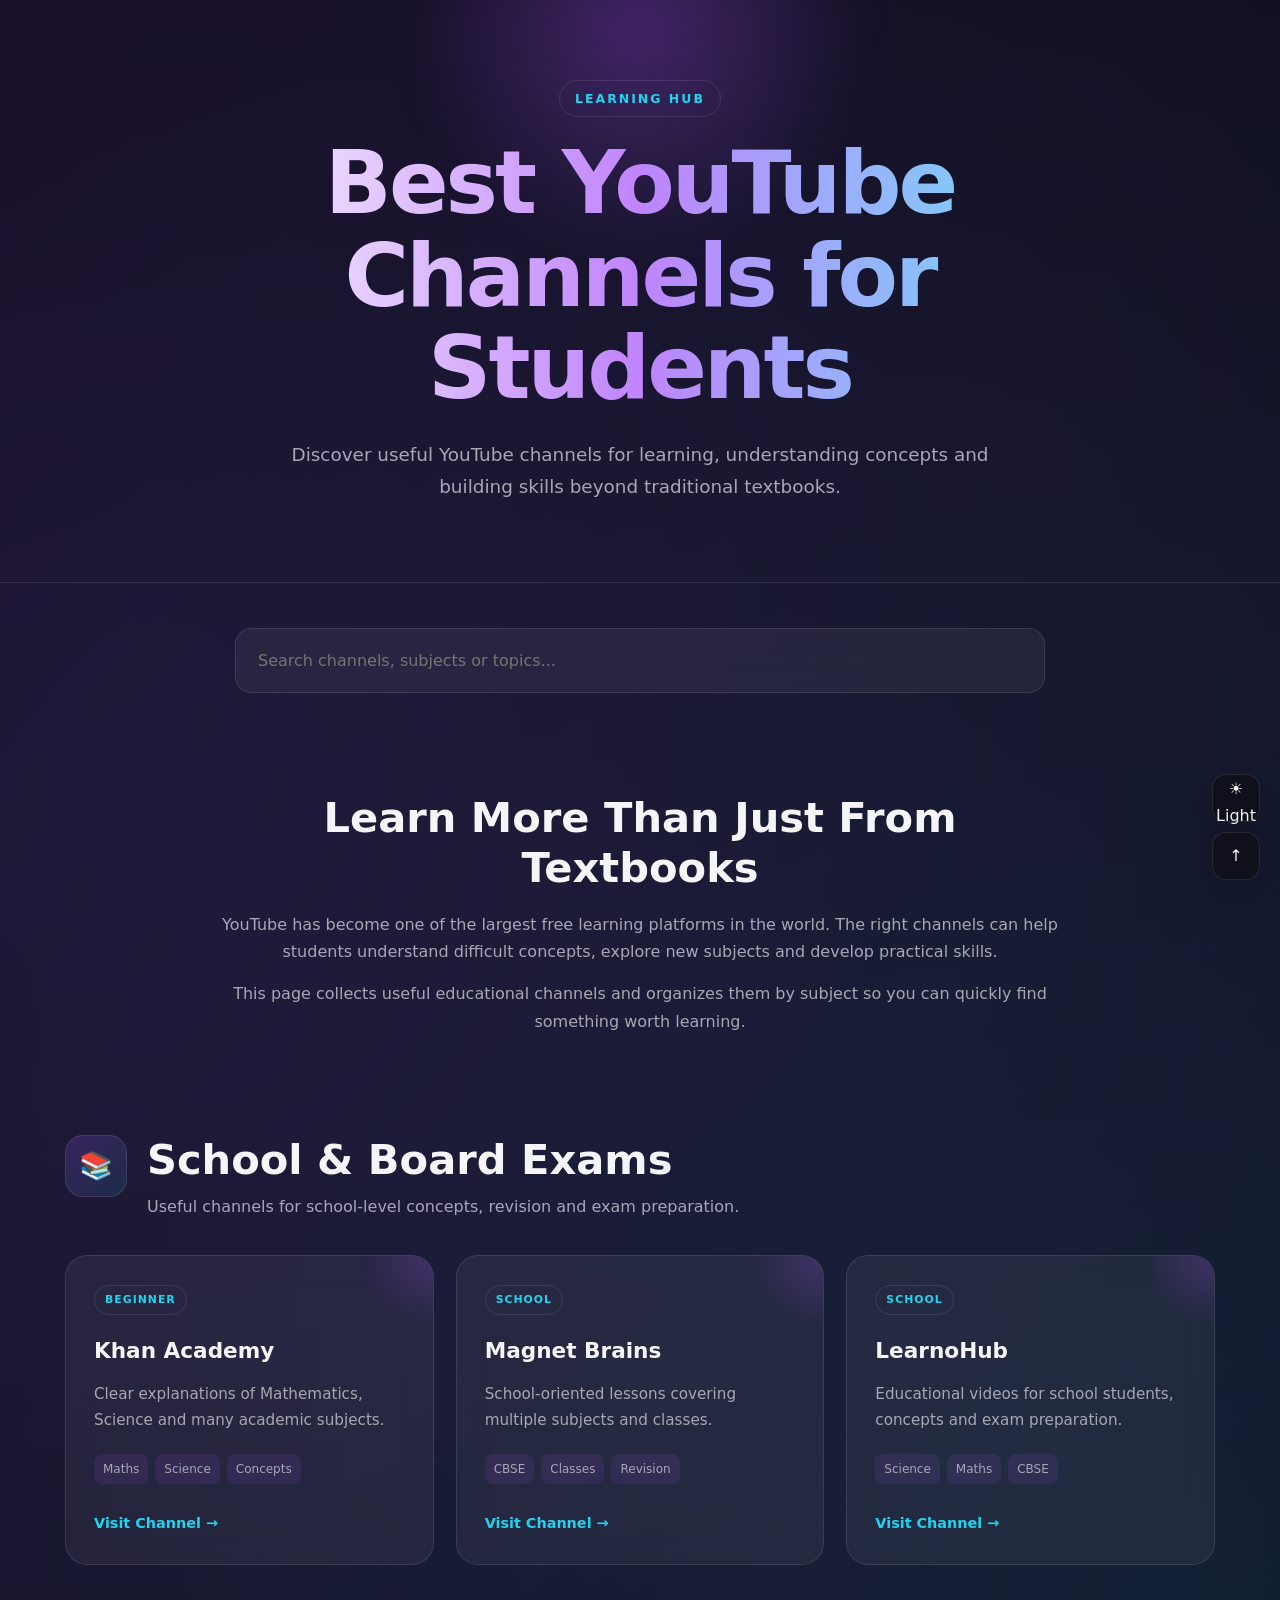
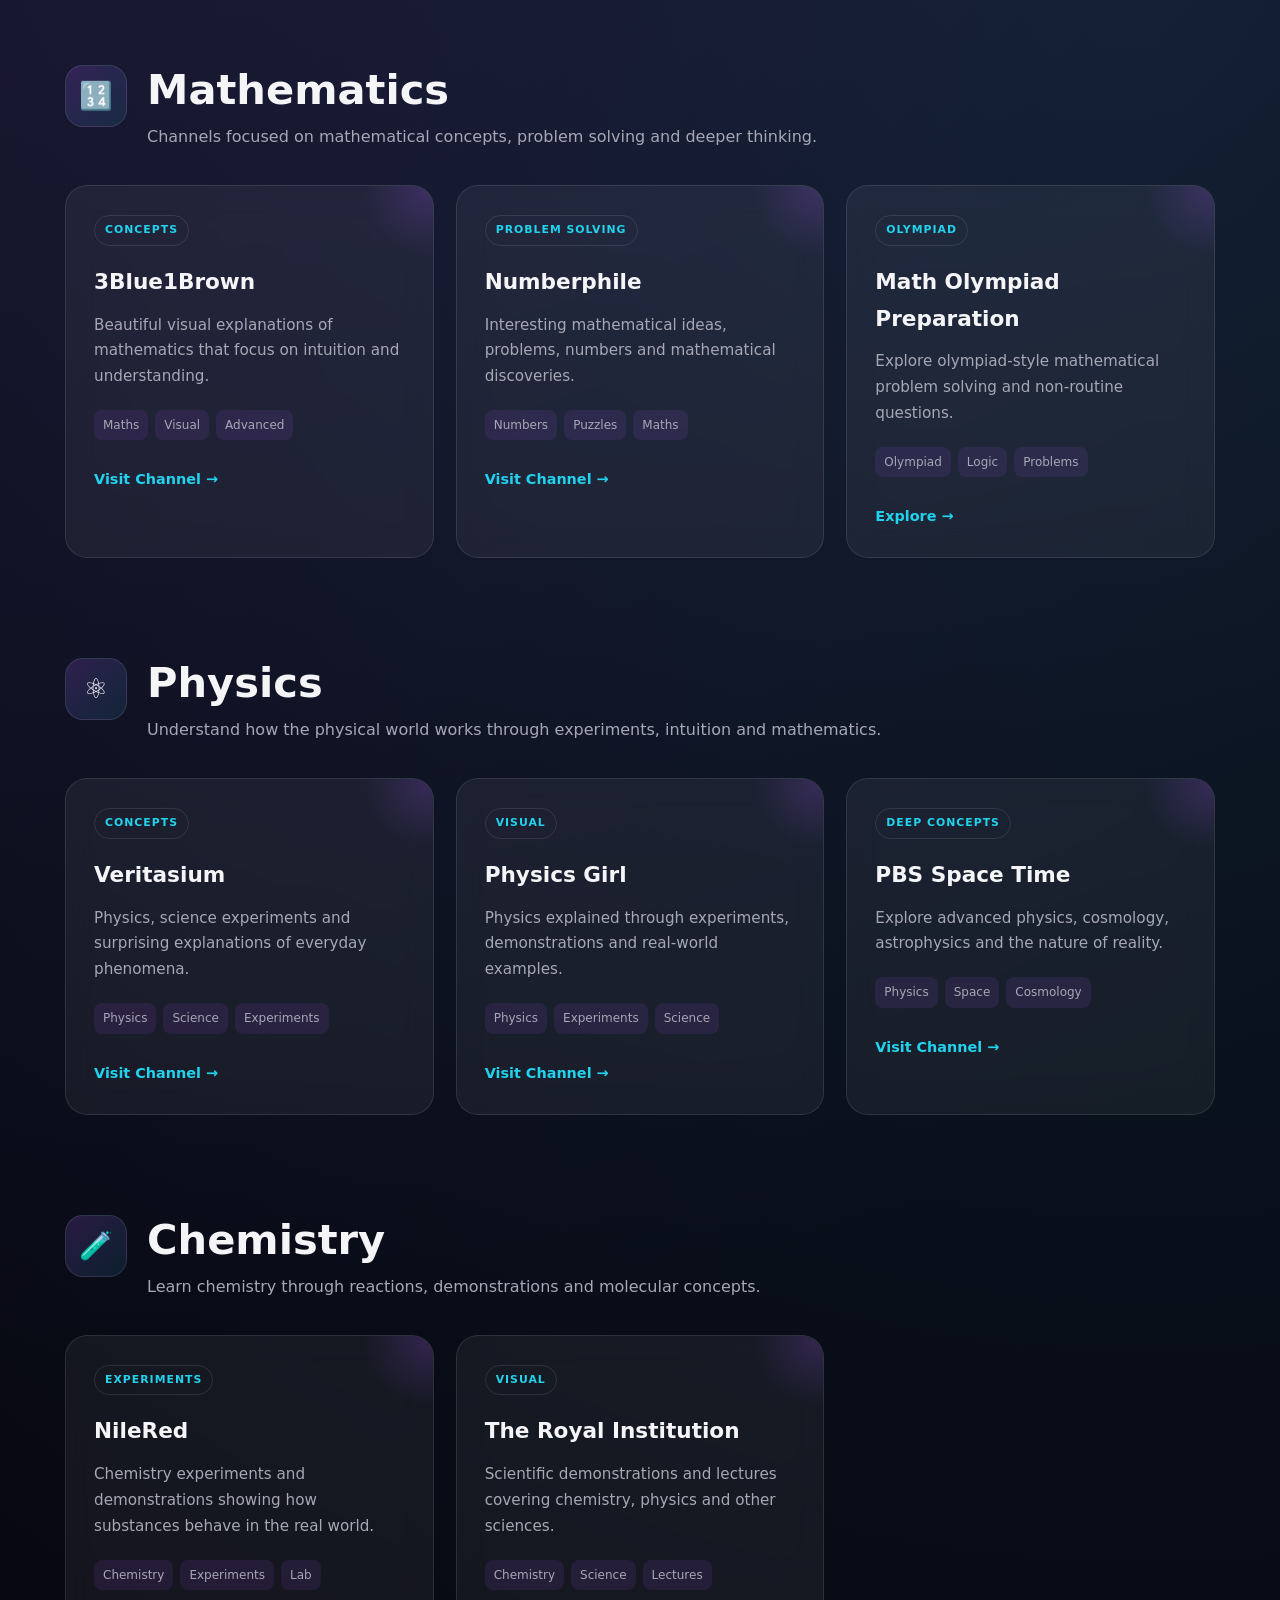
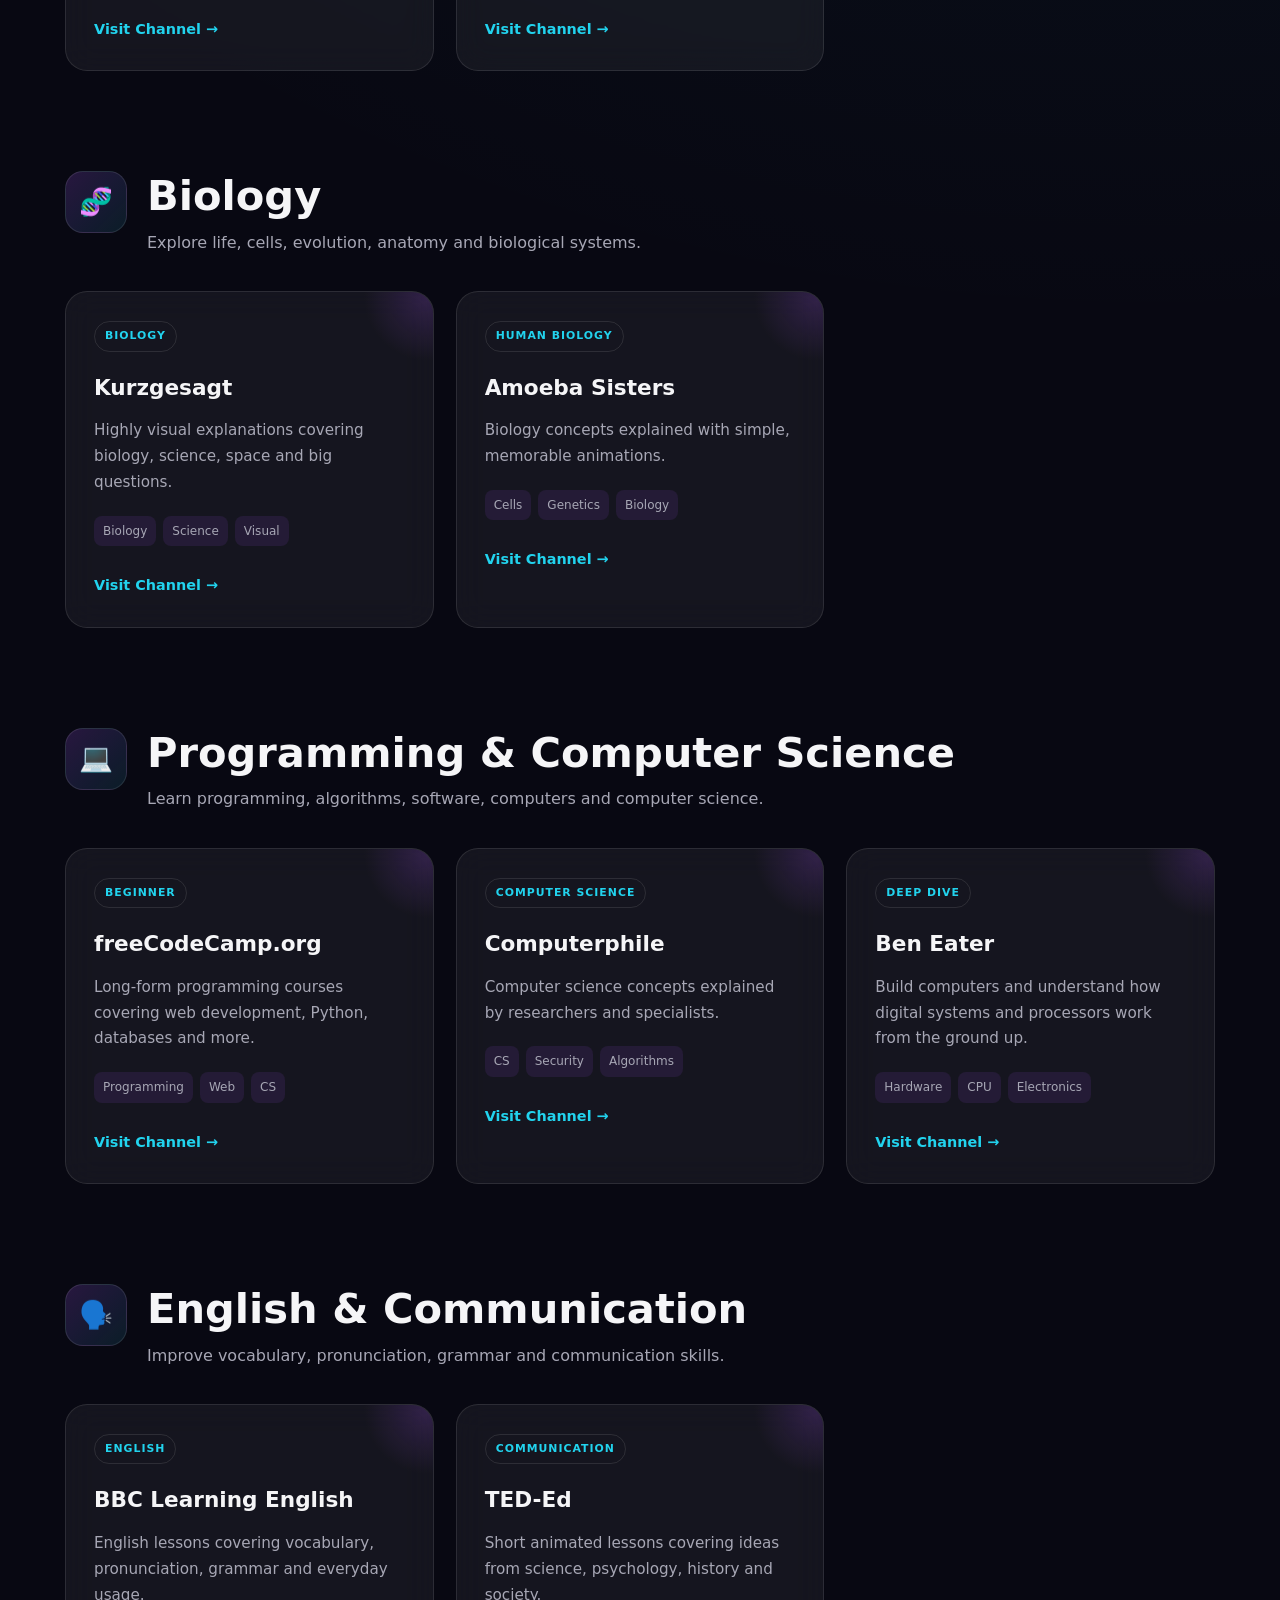
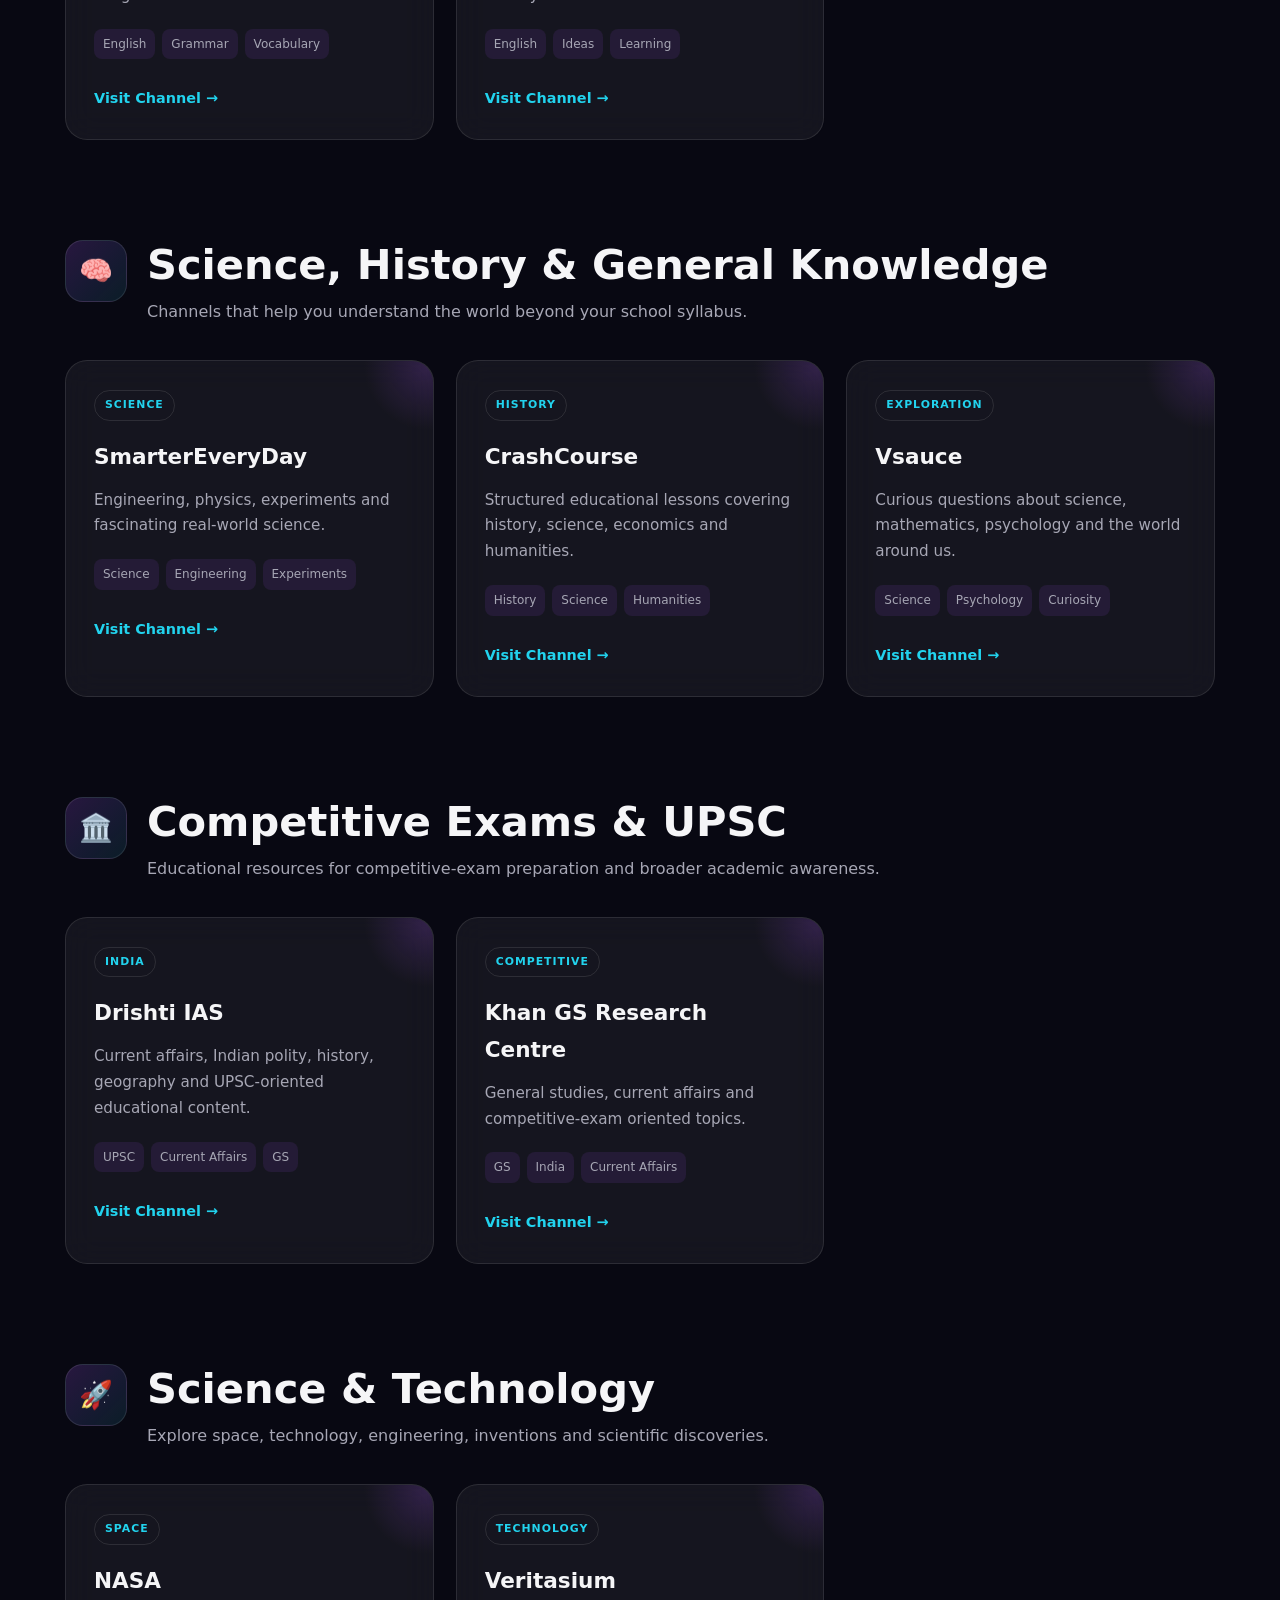
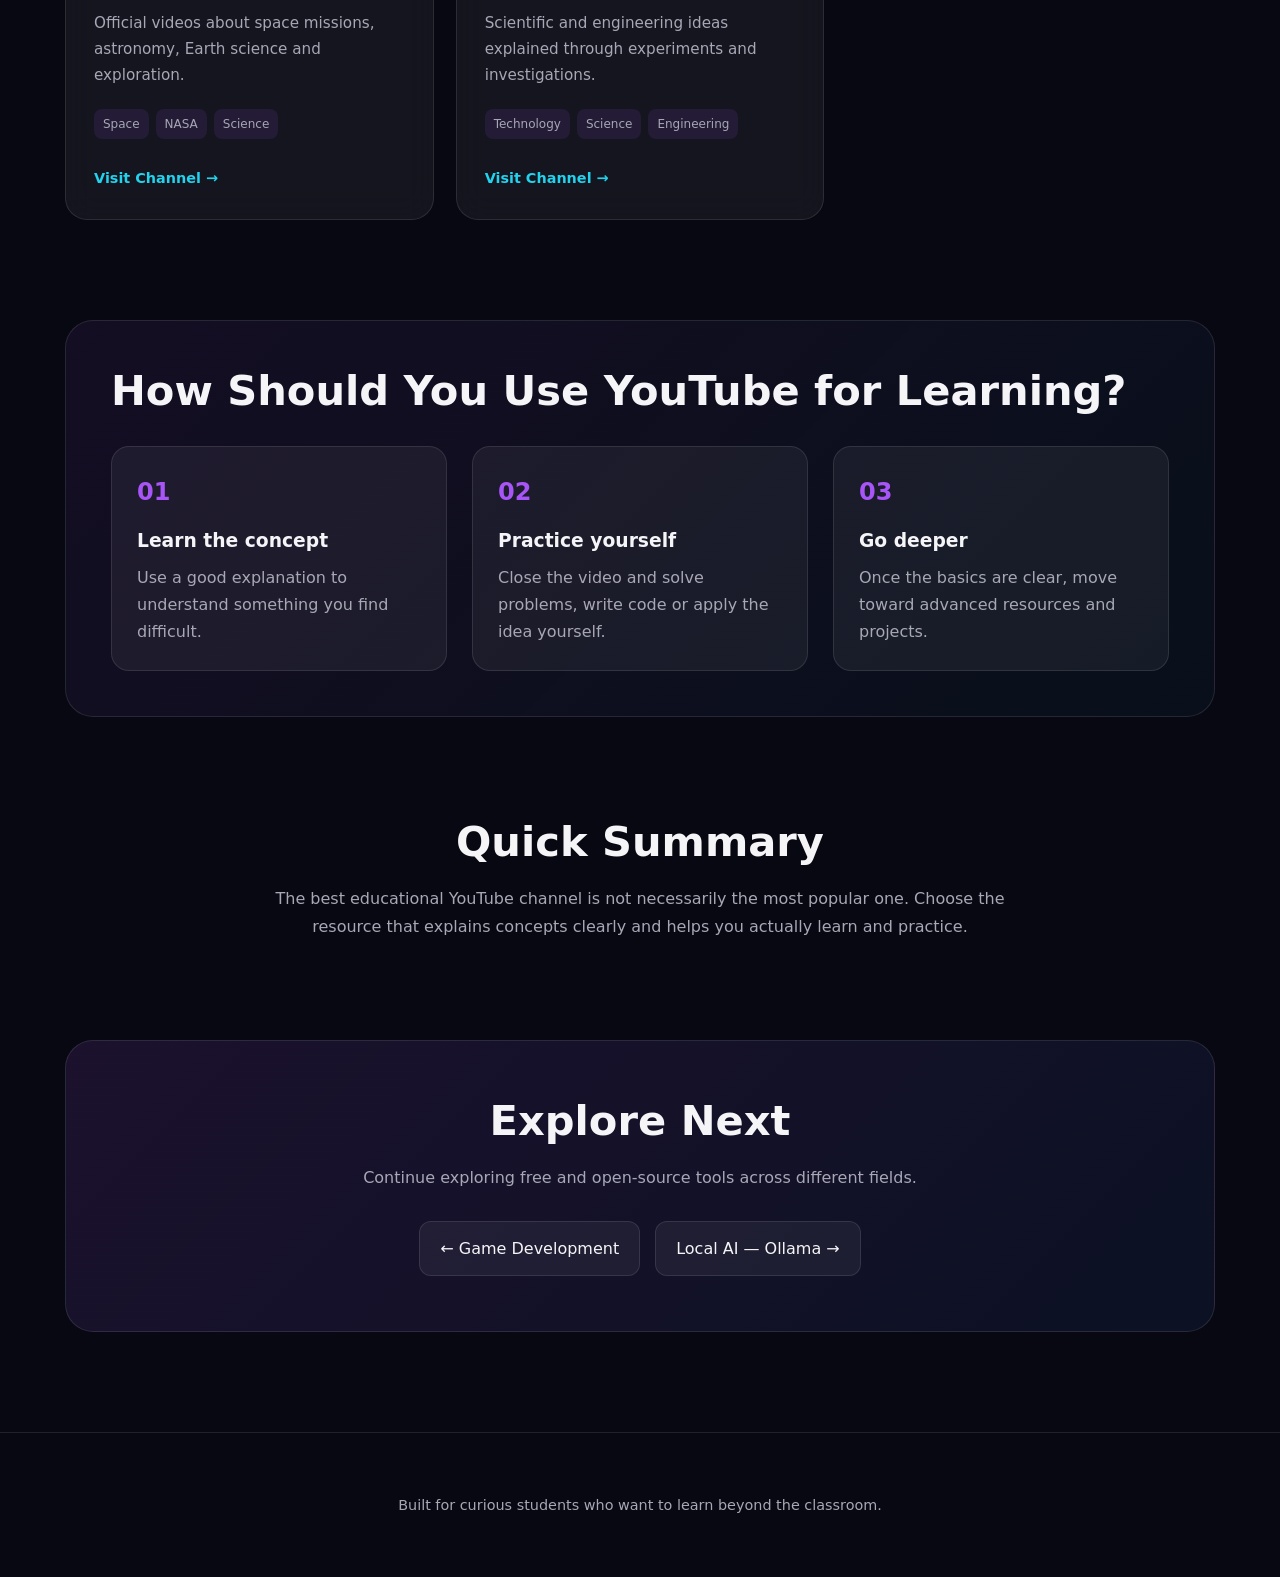
<file: html/education.html>
<!DOCTYPE html>
<html lang="en">

<head>
    <meta charset="UTF-8">
    <meta name="viewport" content="width=device-width, initial-scale=1.0">

   <title>Best YouTube Channels for Students — Science, Math & Technology | OpenField</title>
   <meta name="description"
    content="Discover the best YouTube channels for students to learn science, mathematics, technology and other subjects through clear explanations, experiments and visual learning."
>

    <link rel="stylesheet" href="../css/education.css">
</head>

<body>

    <!-- ================= HEADER ================= -->

    <header class="hero">

        <div class="hero-content">

            <span class="field-number">
                LEARNING HUB
            </span>

            <h1>
                Best YouTube Channels for Students
            </h1>

            <p>
                Discover useful YouTube channels for learning,
                understanding concepts and building skills beyond
                traditional textbooks.
            </p>

        </div>

    </header>


    <!-- ================= CONTROLS ================= -->

    <div class="controls">

        <button id="themeBtn">
            ☀️ Light Mode
        </button>

        <button id="topBtn">
            ↑
        </button>

    </div>


    <!-- ================= PROGRESS BAR ================= -->

    <div id="progressBar"></div>


    <!-- ================= SEARCH ================= -->

    <div class="search-box">

        <input
            type="text"
            id="searchInput"
            placeholder="Search channels, subjects or topics..."
        >

    </div>


    <main>


        <!-- ================= INTRO ================= -->

        <section class="intro reveal">

            <h2>
                Learn More Than Just From Textbooks
            </h2>

            <p>
                YouTube has become one of the largest free learning
                platforms in the world. The right channels can help
                students understand difficult concepts, explore new
                subjects and develop practical skills.
            </p>

            <p>
                This page collects useful educational channels and
                organizes them by subject so you can quickly find
                something worth learning.
            </p>

        </section>


        <!-- ================= SCHOOL ================= -->

        <section class="category reveal">

            <div class="category-title">

                <span class="category-icon">
                    📚
                </span>

                <div>
                    <h2>
                        School & Board Exams
                    </h2>

                    <p>
                        Useful channels for school-level concepts,
                        revision and exam preparation.
                    </p>
                </div>

            </div>


            <div class="channel-grid">


                <article class="channel-card">

                    <span class="level">
                        BEGINNER
                    </span>

                    <h3>
                        Khan Academy
                    </h3>

                    <p>
                        Clear explanations of Mathematics,
                        Science and many academic subjects.
                    </p>

                    <div class="tags">
                        <span>Maths</span>
                        <span>Science</span>
                        <span>Concepts</span>
                    </div>

                    <a
                        href="https://www.youtube.com/@khanacademy"
                        target="_blank"
                        rel="noopener noreferrer"
                    >
                        Visit Channel →
                    </a>

                </article>


                <article class="channel-card">

                    <span class="level">
                        SCHOOL
                    </span>

                    <h3>
                        Magnet Brains
                    </h3>

                    <p>
                        School-oriented lessons covering multiple
                        subjects and classes.
                    </p>

                    <div class="tags">
                        <span>CBSE</span>
                        <span>Classes</span>
                        <span>Revision</span>
                    </div>

                    <a
                        href="https://www.youtube.com/@MagnetBrainsEducation"
                        target="_blank"
                        rel="noopener noreferrer"
                    >
                        Visit Channel →
                    </a>

                </article>


                <article class="channel-card">

                    <span class="level">
                        SCHOOL
                    </span>

                    <h3>
                        LearnoHub
                    </h3>

                    <p>
                        Educational videos for school students,
                        concepts and exam preparation.
                    </p>

                    <div class="tags">
                        <span>Science</span>
                        <span>Maths</span>
                        <span>CBSE</span>
                    </div>

                    <a
                        href="https://www.youtube.com/@LearnoHubClass910"
                        target="_blank"
                        rel="noopener noreferrer"
                    >
                        Visit Channel →
                    </a>

                </article>

            </div>

        </section>


        <!-- ================= MATHEMATICS ================= -->

        <section class="category reveal">

            <div class="category-title">

                <span class="category-icon">
                    🔢
                </span>

                <div>
                    <h2>
                        Mathematics
                    </h2>

                    <p>
                        Channels focused on mathematical concepts,
                        problem solving and deeper thinking.
                    </p>
                </div>

            </div>


            <div class="channel-grid">


                <article class="channel-card">

                    <span class="level">
                        CONCEPTS
                    </span>

                    <h3>
                        3Blue1Brown
                    </h3>

                    <p>
                        Beautiful visual explanations of mathematics
                        that focus on intuition and understanding.
                    </p>

                    <div class="tags">
                        <span>Maths</span>
                        <span>Visual</span>
                        <span>Advanced</span>
                    </div>

                    <a
                        href="https://www.youtube.com/@3blue1brown"
                        target="_blank"
                        rel="noopener noreferrer"
                    >
                        Visit Channel →
                    </a>

                </article>


                <article class="channel-card">

                    <span class="level">
                        PROBLEM SOLVING
                    </span>

                    <h3>
                        Numberphile
                    </h3>

                    <p>
                        Interesting mathematical ideas, problems,
                        numbers and mathematical discoveries.
                    </p>

                    <div class="tags">
                        <span>Numbers</span>
                        <span>Puzzles</span>
                        <span>Maths</span>
                    </div>

                    <a
                        href="https://www.youtube.com/@numberphile"
                        target="_blank"
                        rel="noopener noreferrer"
                    >
                        Visit Channel →
                    </a>

                </article>


                <article class="channel-card">

                    <span class="level">
                        OLYMPIAD
                    </span>

                    <h3>
                        Math Olympiad Preparation
                    </h3>

                    <p>
                        Explore olympiad-style mathematical problem
                        solving and non-routine questions.
                    </p>

                    <div class="tags">
                        <span>Olympiad</span>
                        <span>Logic</span>
                        <span>Problems</span>
                    </div>

                    <a
                        href="https://www.youtube.com/results?search_query=math+olympiad+preparation"
                        target="_blank"
                        rel="noopener noreferrer"
                    >
                        Explore →
                    </a>

                </article>

            </div>

        </section>


        <!-- ================= PHYSICS ================= -->

        <section class="category reveal">

            <div class="category-title">

                <span class="category-icon">
                    ⚛️
                </span>

                <div>
                    <h2>
                        Physics
                    </h2>

                    <p>
                        Understand how the physical world works through
                        experiments, intuition and mathematics.
                    </p>
                </div>

            </div>


            <div class="channel-grid">


                <article class="channel-card">

                    <span class="level">
                        CONCEPTS
                    </span>

                    <h3>
                        Veritasium
                    </h3>

                    <p>
                        Physics, science experiments and surprising
                        explanations of everyday phenomena.
                    </p>

                    <div class="tags">
                        <span>Physics</span>
                        <span>Science</span>
                        <span>Experiments</span>
                    </div>

                    <a
                        href="https://www.youtube.com/@veritasium"
                        target="_blank"
                        rel="noopener noreferrer"
                    >
                        Visit Channel →
                    </a>

                </article>


                <article class="channel-card">

                    <span class="level">
                        VISUAL
                    </span>

                    <h3>
                        Physics Girl
                    </h3>

                    <p>
                        Physics explained through experiments,
                        demonstrations and real-world examples.
                    </p>

                    <div class="tags">
                        <span>Physics</span>
                        <span>Experiments</span>
                        <span>Science</span>
                    </div>

                    <a
                        href="https://www.youtube.com/@physicsgirl"
                        target="_blank"
                        rel="noopener noreferrer"
                    >
                        Visit Channel →
                    </a>

                </article>


                <article class="channel-card">

                    <span class="level">
                        DEEP CONCEPTS
                    </span>

                    <h3>
                        PBS Space Time
                    </h3>

                    <p>
                        Explore advanced physics, cosmology,
                        astrophysics and the nature of reality.
                    </p>

                    <div class="tags">
                        <span>Physics</span>
                        <span>Space</span>
                        <span>Cosmology</span>
                    </div>

                    <a
                        href="https://www.youtube.com/@pbsspacetime"
                        target="_blank"
                        rel="noopener noreferrer"
                    >
                        Visit Channel →
                    </a>

                </article>

            </div>

        </section>


        <!-- ================= CHEMISTRY ================= -->

        <section class="category reveal">

            <div class="category-title">

                <span class="category-icon">
                    🧪
                </span>

                <div>
                    <h2>
                        Chemistry
                    </h2>

                    <p>
                        Learn chemistry through reactions,
                        demonstrations and molecular concepts.
                    </p>
                </div>

            </div>


            <div class="channel-grid">


                <article class="channel-card">

                    <span class="level">
                        EXPERIMENTS
                    </span>

                    <h3>
                        NileRed
                    </h3>

                    <p>
                        Chemistry experiments and demonstrations
                        showing how substances behave in the real world.
                    </p>

                    <div class="tags">
                        <span>Chemistry</span>
                        <span>Experiments</span>
                        <span>Lab</span>
                    </div>

                    <a
                        href="https://www.youtube.com/@NileRed"
                        target="_blank"
                        rel="noopener noreferrer"
                    >
                        Visit Channel →
                    </a>

                </article>


                <article class="channel-card">

                    <span class="level">
                        VISUAL
                    </span>

                    <h3>
                        The Royal Institution
                    </h3>

                    <p>
                        Scientific demonstrations and lectures covering
                        chemistry, physics and other sciences.
                    </p>

                    <div class="tags">
                        <span>Chemistry</span>
                        <span>Science</span>
                        <span>Lectures</span>
                    </div>

                    <a
                        href="https://www.youtube.com/@TheRoyalInstitution"
                        target="_blank"
                        rel="noopener noreferrer"
                    >
                        Visit Channel →
                    </a>

                </article>

            </div>

        </section>


        <!-- ================= BIOLOGY ================= -->

        <section class="category reveal">

            <div class="category-title">

                <span class="category-icon">
                    🧬
                </span>

                <div>
                    <h2>
                        Biology
                    </h2>

                    <p>
                        Explore life, cells, evolution, anatomy and
                        biological systems.
                    </p>
                </div>

            </div>


            <div class="channel-grid">


                <article class="channel-card">

                    <span class="level">
                        BIOLOGY
                    </span>

                    <h3>
                        Kurzgesagt
                    </h3>

                    <p>
                        Highly visual explanations covering biology,
                        science, space and big questions.
                    </p>

                    <div class="tags">
                        <span>Biology</span>
                        <span>Science</span>
                        <span>Visual</span>
                    </div>

                    <a
                        href="https://www.youtube.com/@kurzgesagt"
                        target="_blank"
                        rel="noopener noreferrer"
                    >
                        Visit Channel →
                    </a>

                </article>


                <article class="channel-card">

                    <span class="level">
                        HUMAN BIOLOGY
                    </span>

                    <h3>
                        Amoeba Sisters
                    </h3>

                    <p>
                        Biology concepts explained with simple,
                        memorable animations.
                    </p>

                    <div class="tags">
                        <span>Cells</span>
                        <span>Genetics</span>
                        <span>Biology</span>
                    </div>

                    <a
                        href="https://www.youtube.com/@AmoebaSisters"
                        target="_blank"
                        rel="noopener noreferrer"
                    >
                        Visit Channel →
                    </a>

                </article>

            </div>

        </section>


        <!-- ================= COMPUTER SCIENCE ================= -->

        <section class="category reveal">

            <div class="category-title">

                <span class="category-icon">
                    💻
                </span>

                <div>
                    <h2>
                        Programming & Computer Science
                    </h2>

                    <p>
                        Learn programming, algorithms, software,
                        computers and computer science.
                    </p>
                </div>

            </div>


            <div class="channel-grid">


                <article class="channel-card">

                    <span class="level">
                        BEGINNER
                    </span>

                    <h3>
                        freeCodeCamp.org
                    </h3>

                    <p>
                        Long-form programming courses covering web
                        development, Python, databases and more.
                    </p>

                    <div class="tags">
                        <span>Programming</span>
                        <span>Web</span>
                        <span>CS</span>
                    </div>

                    <a
                        href="https://www.youtube.com/@freecodecamp"
                        target="_blank"
                        rel="noopener noreferrer"
                    >
                        Visit Channel →
                    </a>

                </article>


                <article class="channel-card">

                    <span class="level">
                        COMPUTER SCIENCE
                    </span>

                    <h3>
                        Computerphile
                    </h3>

                    <p>
                        Computer science concepts explained by
                        researchers and specialists.
                    </p>

                    <div class="tags">
                        <span>CS</span>
                        <span>Security</span>
                        <span>Algorithms</span>
                    </div>

                    <a
                        href="https://www.youtube.com/@Computerphile"
                        target="_blank"
                        rel="noopener noreferrer"
                    >
                        Visit Channel →
                    </a>

                </article>


                <article class="channel-card">

                    <span class="level">
                        DEEP DIVE
                    </span>

                    <h3>
                        Ben Eater
                    </h3>

                    <p>
                        Build computers and understand how digital
                        systems and processors work from the ground up.
                    </p>

                    <div class="tags">
                        <span>Hardware</span>
                        <span>CPU</span>
                        <span>Electronics</span>
                    </div>

                    <a
                        href="https://www.youtube.com/@BenEater"
                        target="_blank"
                        rel="noopener noreferrer"
                    >
                        Visit Channel →
                    </a>

                </article>

            </div>

        </section>


        <!-- ================= ENGLISH ================= -->

        <section class="category reveal">

            <div class="category-title">

                <span class="category-icon">
                    🗣️
                </span>

                <div>
                    <h2>
                        English & Communication
                    </h2>

                    <p>
                        Improve vocabulary, pronunciation, grammar
                        and communication skills.
                    </p>
                </div>

            </div>


            <div class="channel-grid">


                <article class="channel-card">

                    <span class="level">
                        ENGLISH
                    </span>

                    <h3>
                        BBC Learning English
                    </h3>

                    <p>
                        English lessons covering vocabulary,
                        pronunciation, grammar and everyday usage.
                    </p>

                    <div class="tags">
                        <span>English</span>
                        <span>Grammar</span>
                        <span>Vocabulary</span>
                    </div>

                    <a
                        href="https://www.youtube.com/@bbclearningenglish"
                        target="_blank"
                        rel="noopener noreferrer"
                    >
                        Visit Channel →
                    </a>

                </article>


                <article class="channel-card">

                    <span class="level">
                        COMMUNICATION
                    </span>

                    <h3>
                        TED-Ed
                    </h3>

                    <p>
                        Short animated lessons covering ideas from
                        science, psychology, history and society.
                    </p>

                    <div class="tags">
                        <span>English</span>
                        <span>Ideas</span>
                        <span>Learning</span>
                    </div>

                    <a
                        href="https://www.youtube.com/@TEDEd"
                        target="_blank"
                        rel="noopener noreferrer"
                    >
                        Visit Channel →
                    </a>

                </article>

            </div>

        </section>


        <!-- ================= GENERAL KNOWLEDGE ================= -->

        <section class="category reveal">

            <div class="category-title">

                <span class="category-icon">
                    🧠
                </span>

                <div>
                    <h2>
                        Science, History & General Knowledge
                    </h2>

                    <p>
                        Channels that help you understand the world
                        beyond your school syllabus.
                    </p>
                </div>

            </div>


            <div class="channel-grid">


                <article class="channel-card">

                    <span class="level">
                        SCIENCE
                    </span>

                    <h3>
                        SmarterEveryDay
                    </h3>

                    <p>
                        Engineering, physics, experiments and
                        fascinating real-world science.
                    </p>

                    <div class="tags">
                        <span>Science</span>
                        <span>Engineering</span>
                        <span>Experiments</span>
                    </div>

                    <a
                        href="https://www.youtube.com/@smartereveryday"
                        target="_blank"
                        rel="noopener noreferrer"
                    >
                        Visit Channel →
                    </a>

                </article>


                <article class="channel-card">

                    <span class="level">
                        HISTORY
                    </span>

                    <h3>
                        CrashCourse
                    </h3>

                    <p>
                        Structured educational lessons covering
                        history, science, economics and humanities.
                    </p>

                    <div class="tags">
                        <span>History</span>
                        <span>Science</span>
                        <span>Humanities</span>
                    </div>

                    <a
                        href="https://www.youtube.com/@crashcourse"
                        target="_blank"
                        rel="noopener noreferrer"
                    >
                        Visit Channel →
                    </a>

                </article>


                <article class="channel-card">

                    <span class="level">
                        EXPLORATION
                    </span>

                    <h3>
                        Vsauce
                    </h3>

                    <p>
                        Curious questions about science, mathematics,
                        psychology and the world around us.
                    </p>

                    <div class="tags">
                        <span>Science</span>
                        <span>Psychology</span>
                        <span>Curiosity</span>
                    </div>

                    <a
                        href="https://www.youtube.com/@Vsauce"
                        target="_blank"
                        rel="noopener noreferrer"
                    >
                        Visit Channel →
                    </a>

                </article>

            </div>

        </section>


        <!-- ================= COMPETITIVE EXAMS ================= -->

        <section class="category reveal">

            <div class="category-title">

                <span class="category-icon">
                    🏛️
                </span>

                <div>
                    <h2>
                        Competitive Exams & UPSC
                    </h2>

                    <p>
                        Educational resources for competitive-exam
                        preparation and broader academic awareness.
                    </p>
                </div>

            </div>


            <div class="channel-grid">


                <article class="channel-card">

                    <span class="level">
                        INDIA
                    </span>

                    <h3>
                        Drishti IAS
                    </h3>

                    <p>
                        Current affairs, Indian polity, history,
                        geography and UPSC-oriented educational content.
                    </p>

                    <div class="tags">
                        <span>UPSC</span>
                        <span>Current Affairs</span>
                        <span>GS</span>
                    </div>

                    <a
                        href="https://www.youtube.com/@DrishtiIASvideos"
                        target="_blank"
                        rel="noopener noreferrer"
                    >
                        Visit Channel →
                    </a>

                </article>


                <article class="channel-card">

                    <span class="level">
                        COMPETITIVE
                    </span>

                    <h3>
                        Khan GS Research Centre
                    </h3>

                    <p>
                        General studies, current affairs and
                        competitive-exam oriented topics.
                    </p>

                    <div class="tags">
                        <span>GS</span>
                        <span>India</span>
                        <span>Current Affairs</span>
                    </div>

                    <a
                        href="https://www.youtube.com/@KHAN_GS_RESEARCH_CENTRE"
                        target="_blank"
                        rel="noopener noreferrer"
                    >
                        Visit Channel →
                    </a>

                </article>

            </div>

        </section>


        <!-- ================= SCIENCE & TECHNOLOGY ================= -->

        <section class="category reveal">

            <div class="category-title">

                <span class="category-icon">
                    🚀
                </span>

                <div>
                    <h2>
                        Science & Technology
                    </h2>

                    <p>
                        Explore space, technology, engineering,
                        inventions and scientific discoveries.
                    </p>
                </div>

            </div>


            <div class="channel-grid">


                <article class="channel-card">

                    <span class="level">
                        SPACE
                    </span>

                    <h3>
                        NASA
                    </h3>

                    <p>
                        Official videos about space missions,
                        astronomy, Earth science and exploration.
                    </p>

                    <div class="tags">
                        <span>Space</span>
                        <span>NASA</span>
                        <span>Science</span>
                    </div>

                    <a
                        href="https://www.youtube.com/@NASA"
                        target="_blank"
                        rel="noopener noreferrer"
                    >
                        Visit Channel →
                    </a>

                </article>


                <article class="channel-card">

                    <span class="level">
                        TECHNOLOGY
                    </span>

                    <h3>
                        Veritasium
                    </h3>

                    <p>
                        Scientific and engineering ideas explained
                        through experiments and investigations.
                    </p>

                    <div class="tags">
                        <span>Technology</span>
                        <span>Science</span>
                        <span>Engineering</span>
                    </div>

                    <a
                        href="https://www.youtube.com/@veritasium"
                        target="_blank"
                        rel="noopener noreferrer"
                    >
                        Visit Channel →
                    </a>

                </article>

            </div>

        </section>


        <!-- ================= HOW TO USE ================= -->

        <section class="guide reveal">

            <h2>
                How Should You Use YouTube for Learning?
            </h2>

            <div class="guide-grid">

                <div>
                    <span>01</span>
                    <h3>
                        Learn the concept
                    </h3>
                    <p>
                        Use a good explanation to understand
                        something you find difficult.
                    </p>
                </div>

                <div>
                    <span>02</span>
                    <h3>
                        Practice yourself
                    </h3>
                    <p>
                        Close the video and solve problems,
                        write code or apply the idea yourself.
                    </p>
                </div>

                <div>
                    <span>03</span>
                    <h3>
                        Go deeper
                    </h3>
                    <p>
                        Once the basics are clear, move toward
                        advanced resources and projects.
                    </p>
                </div>

            </div>

        </section>


        <!-- ================= SUMMARY ================= -->

        <section class="summary reveal">

            <h2>
                Quick Summary
            </h2>

            <p>
                The best educational YouTube channel is not
                necessarily the most popular one. Choose the
                resource that explains concepts clearly and
                helps you actually learn and practice.
            </p>

        </section>


        <!-- ================= EXPLORE NEXT ================= -->

        <section class="explore reveal">

            <h2>
                Explore Next
            </h2>

            <p>
                Continue exploring free and open-source tools
                across different fields.
            </p>

            <div class="next-buttons">

                <a href="godot.html">
                    ← Game Development
                </a>

                <!-- NEXT FIELD -->
                <!-- Change this link when the next field is ready -->

                <a href="ollama.html">
                    Local AI — Ollama →
                </a>

            </div>

        </section>


    </main>


    <footer>

        <p>
            Built for curious students who want to learn beyond
            the classroom.
        </p>

    </footer>


    <script src="../fields/education.js"></script>

</body>

</html>
</file>
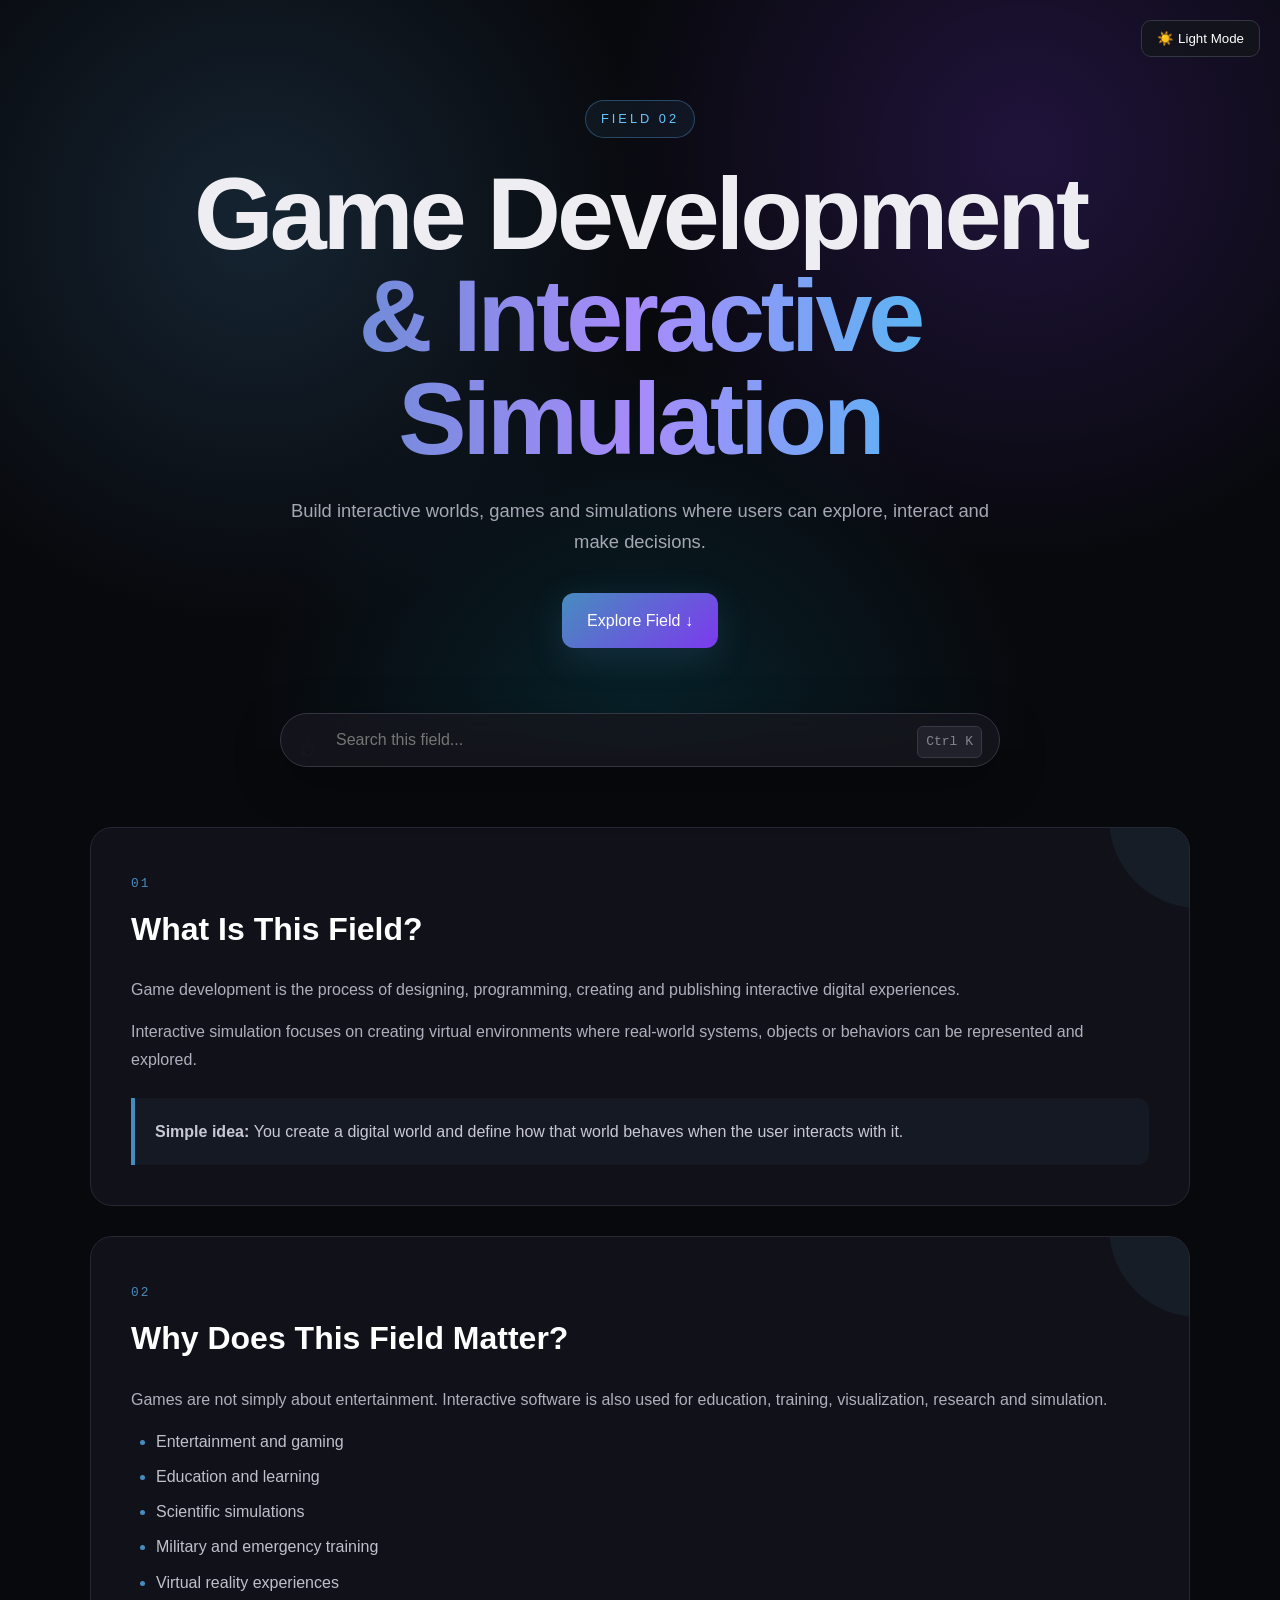
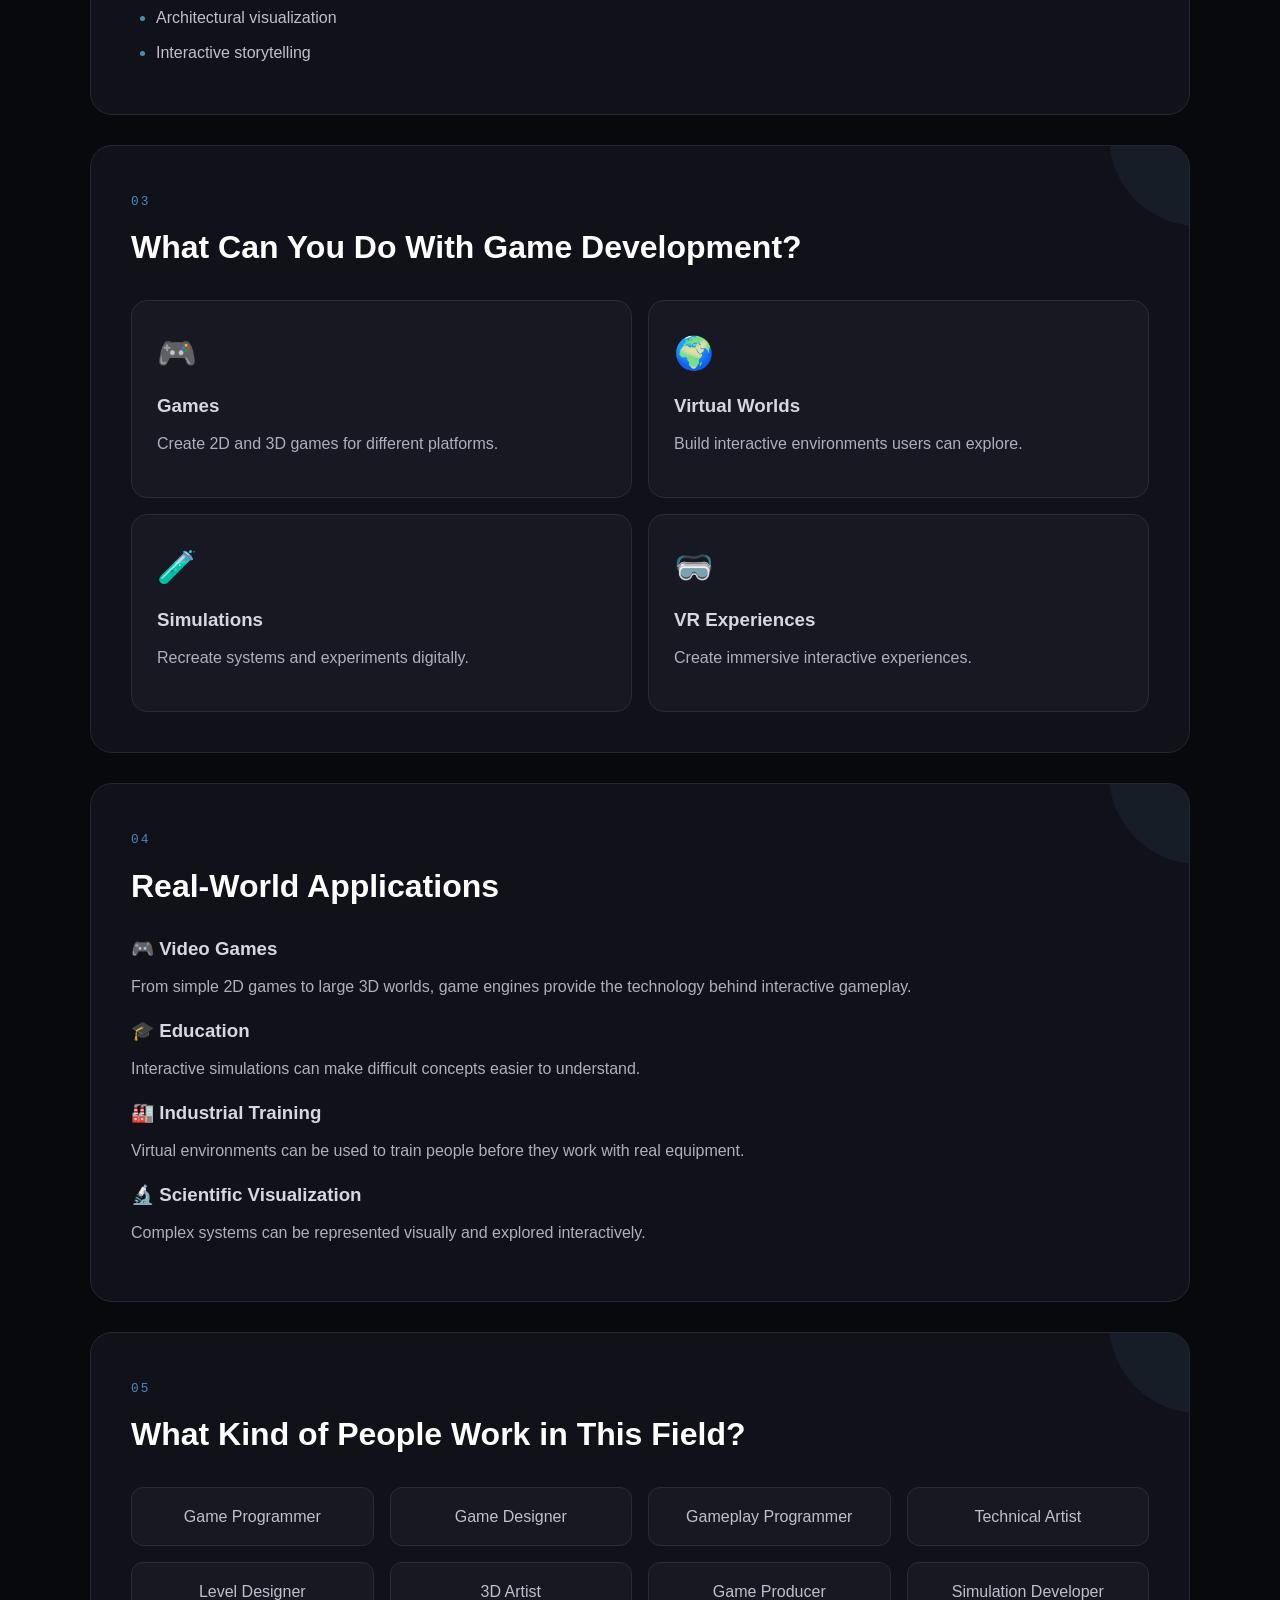
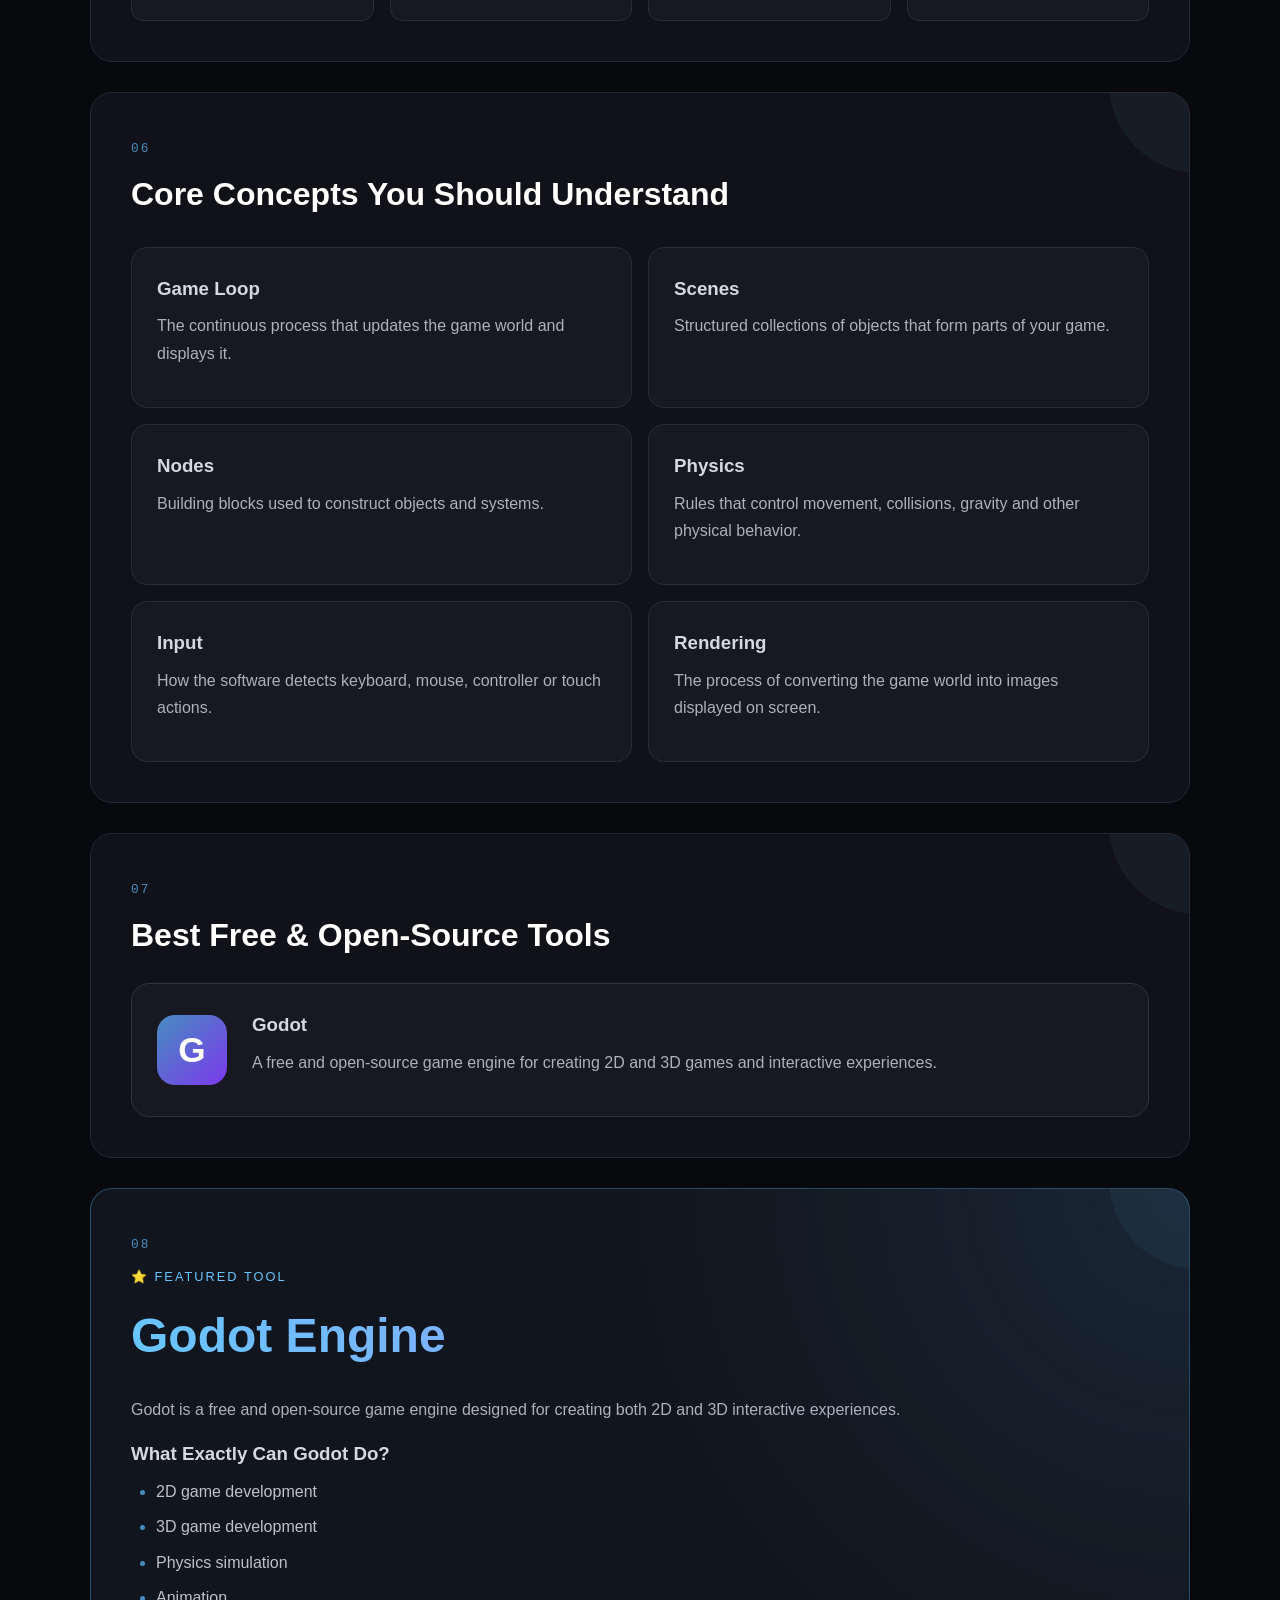
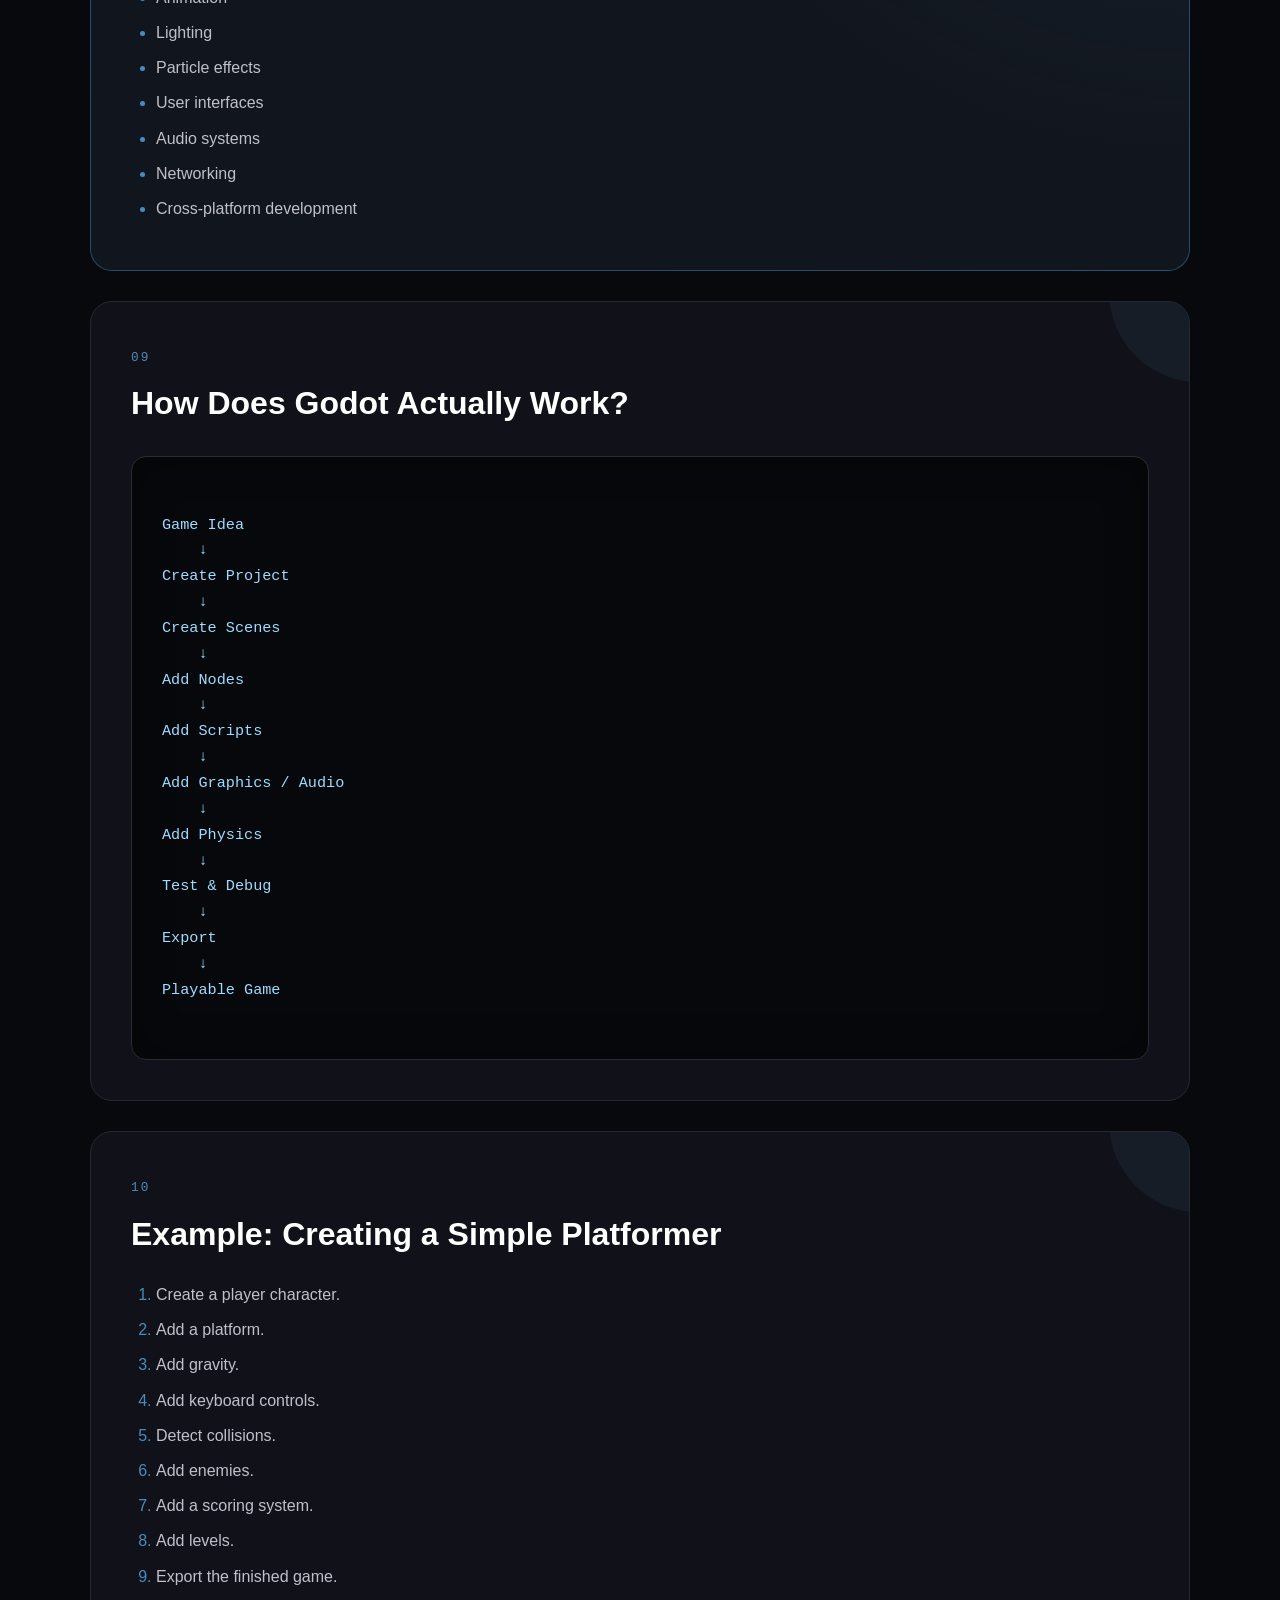
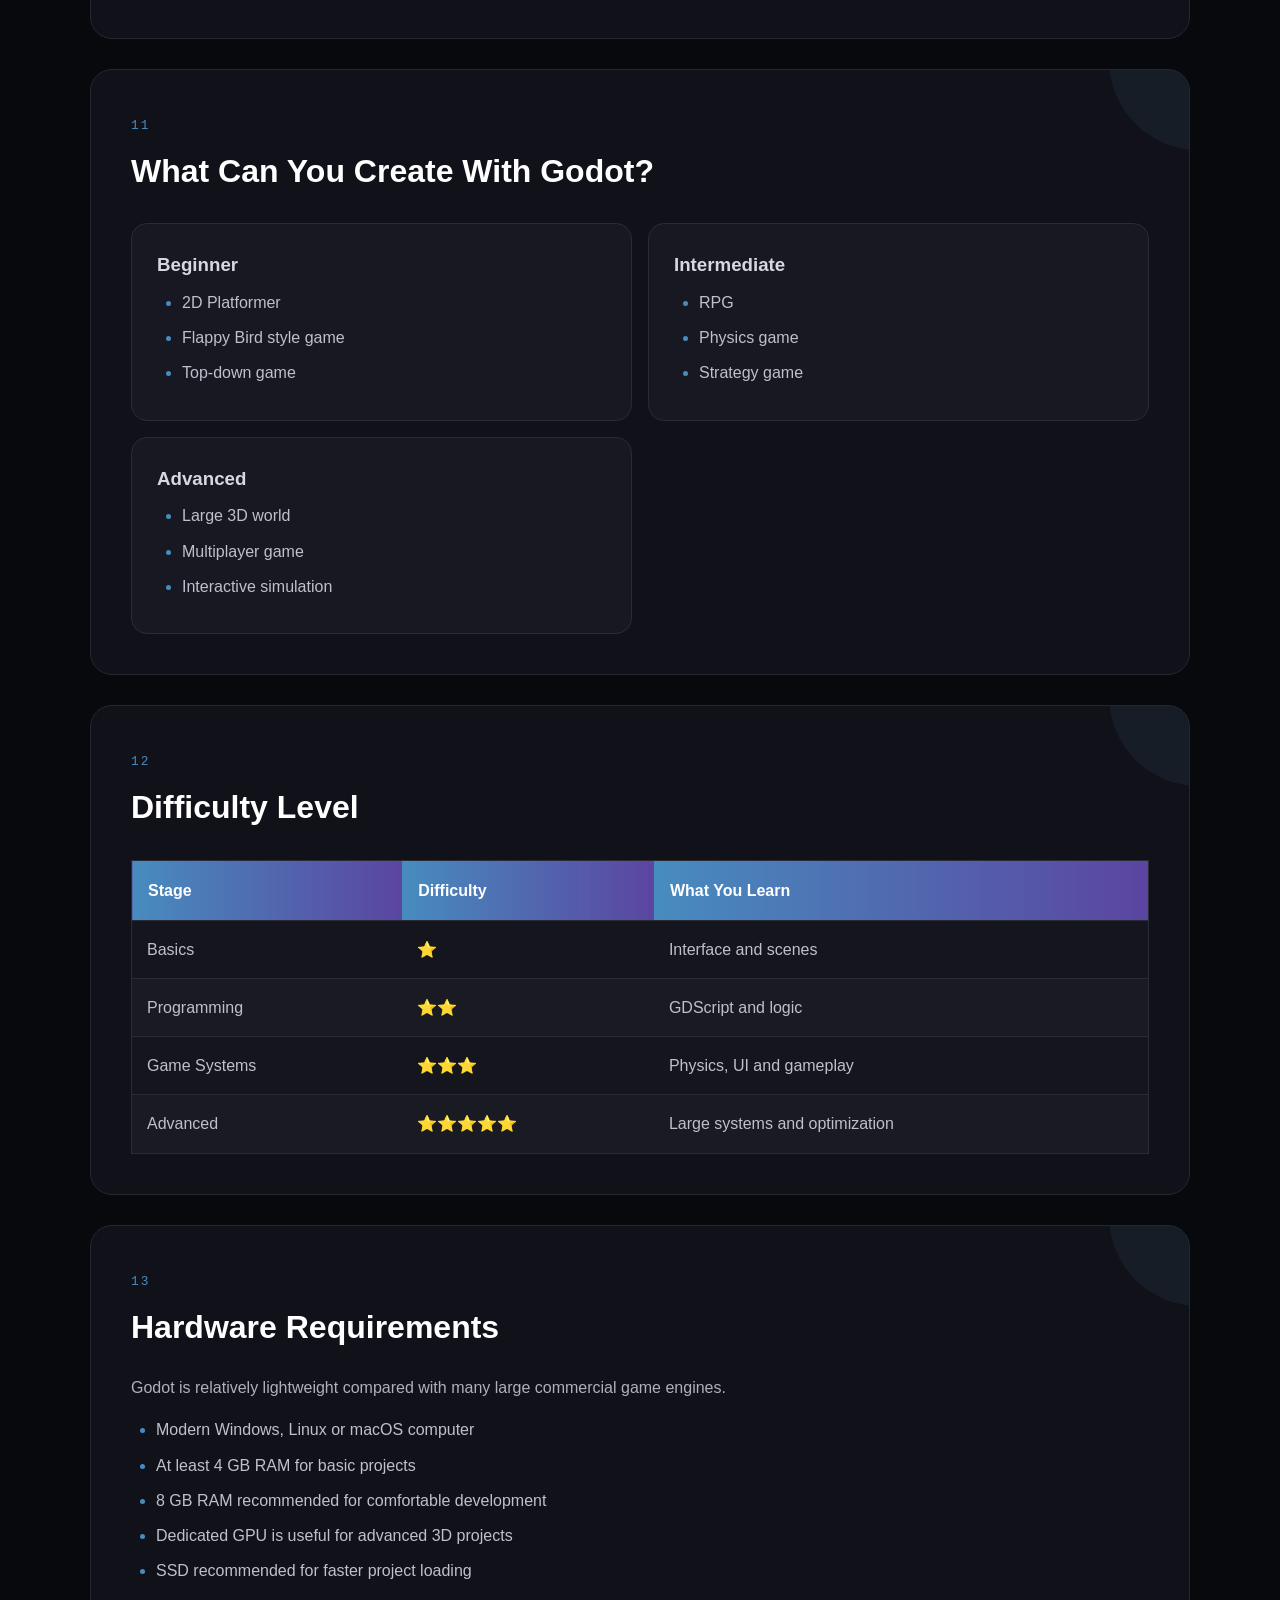
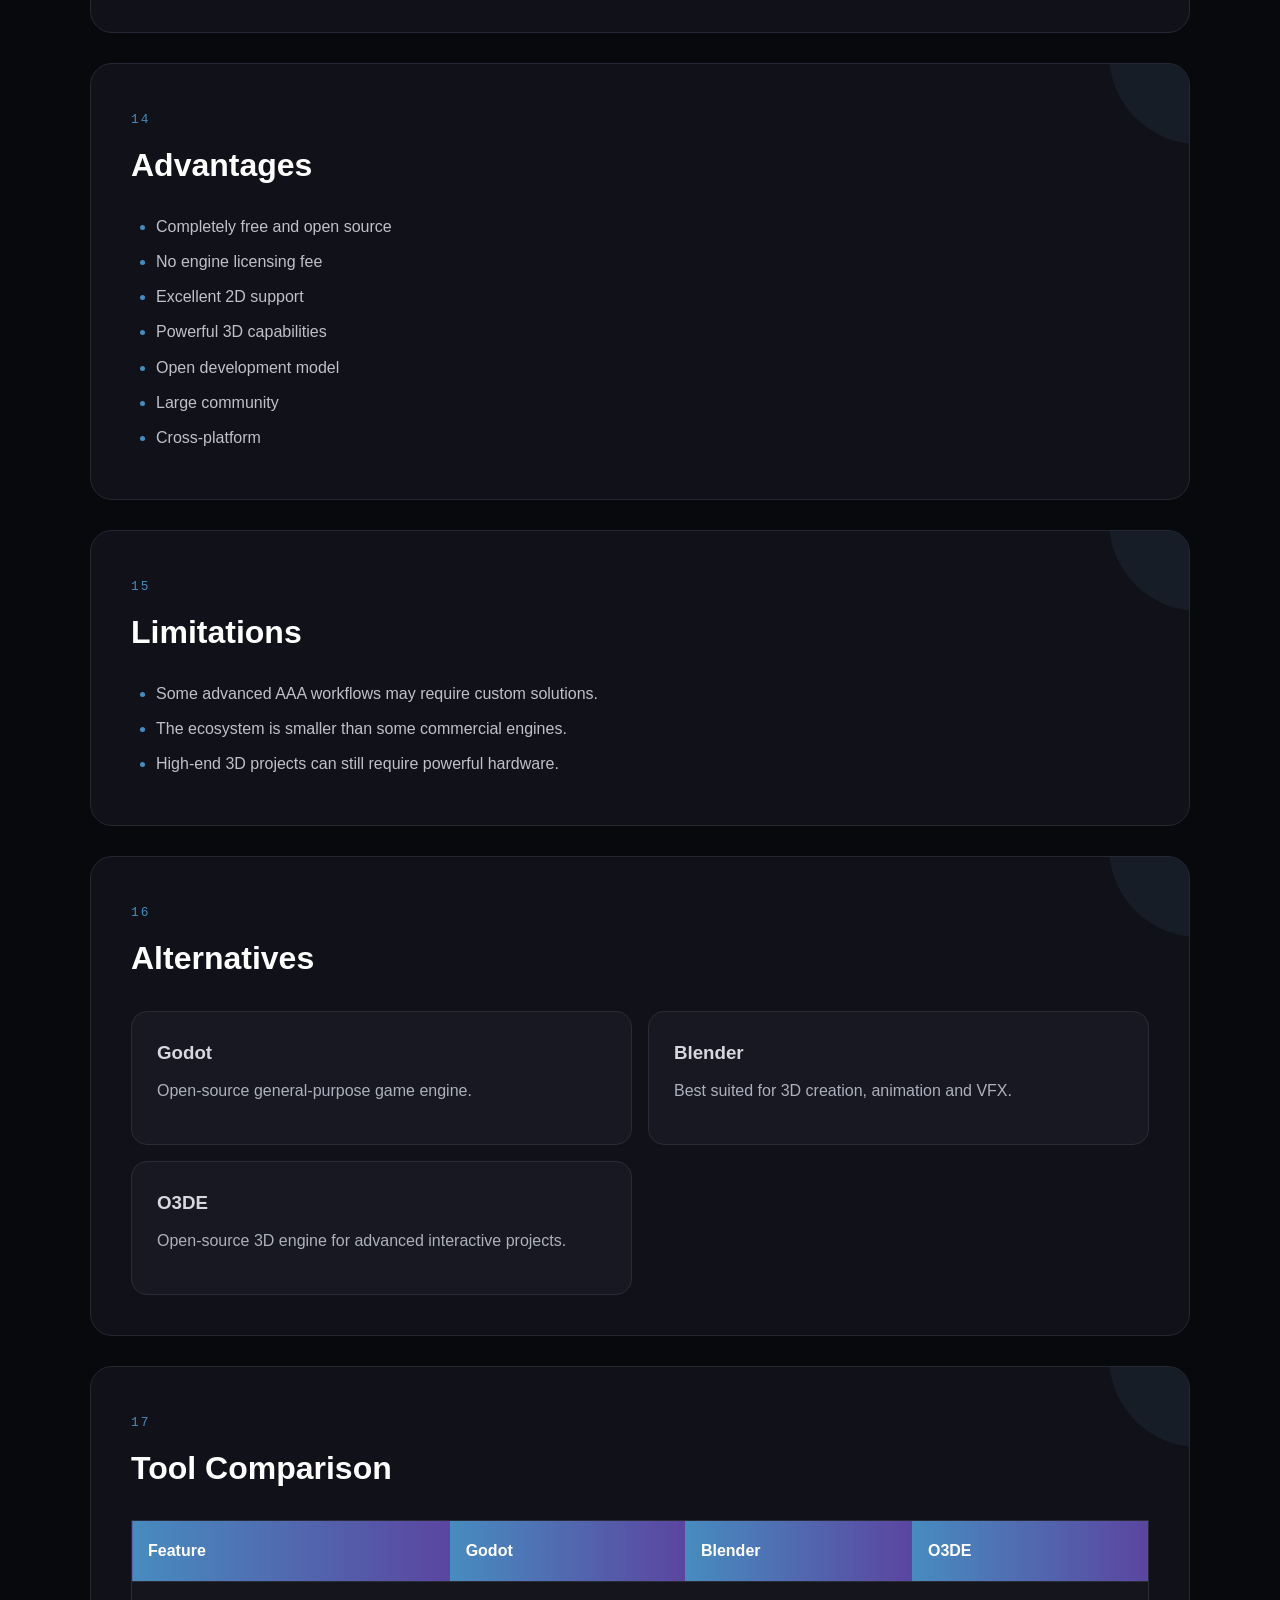
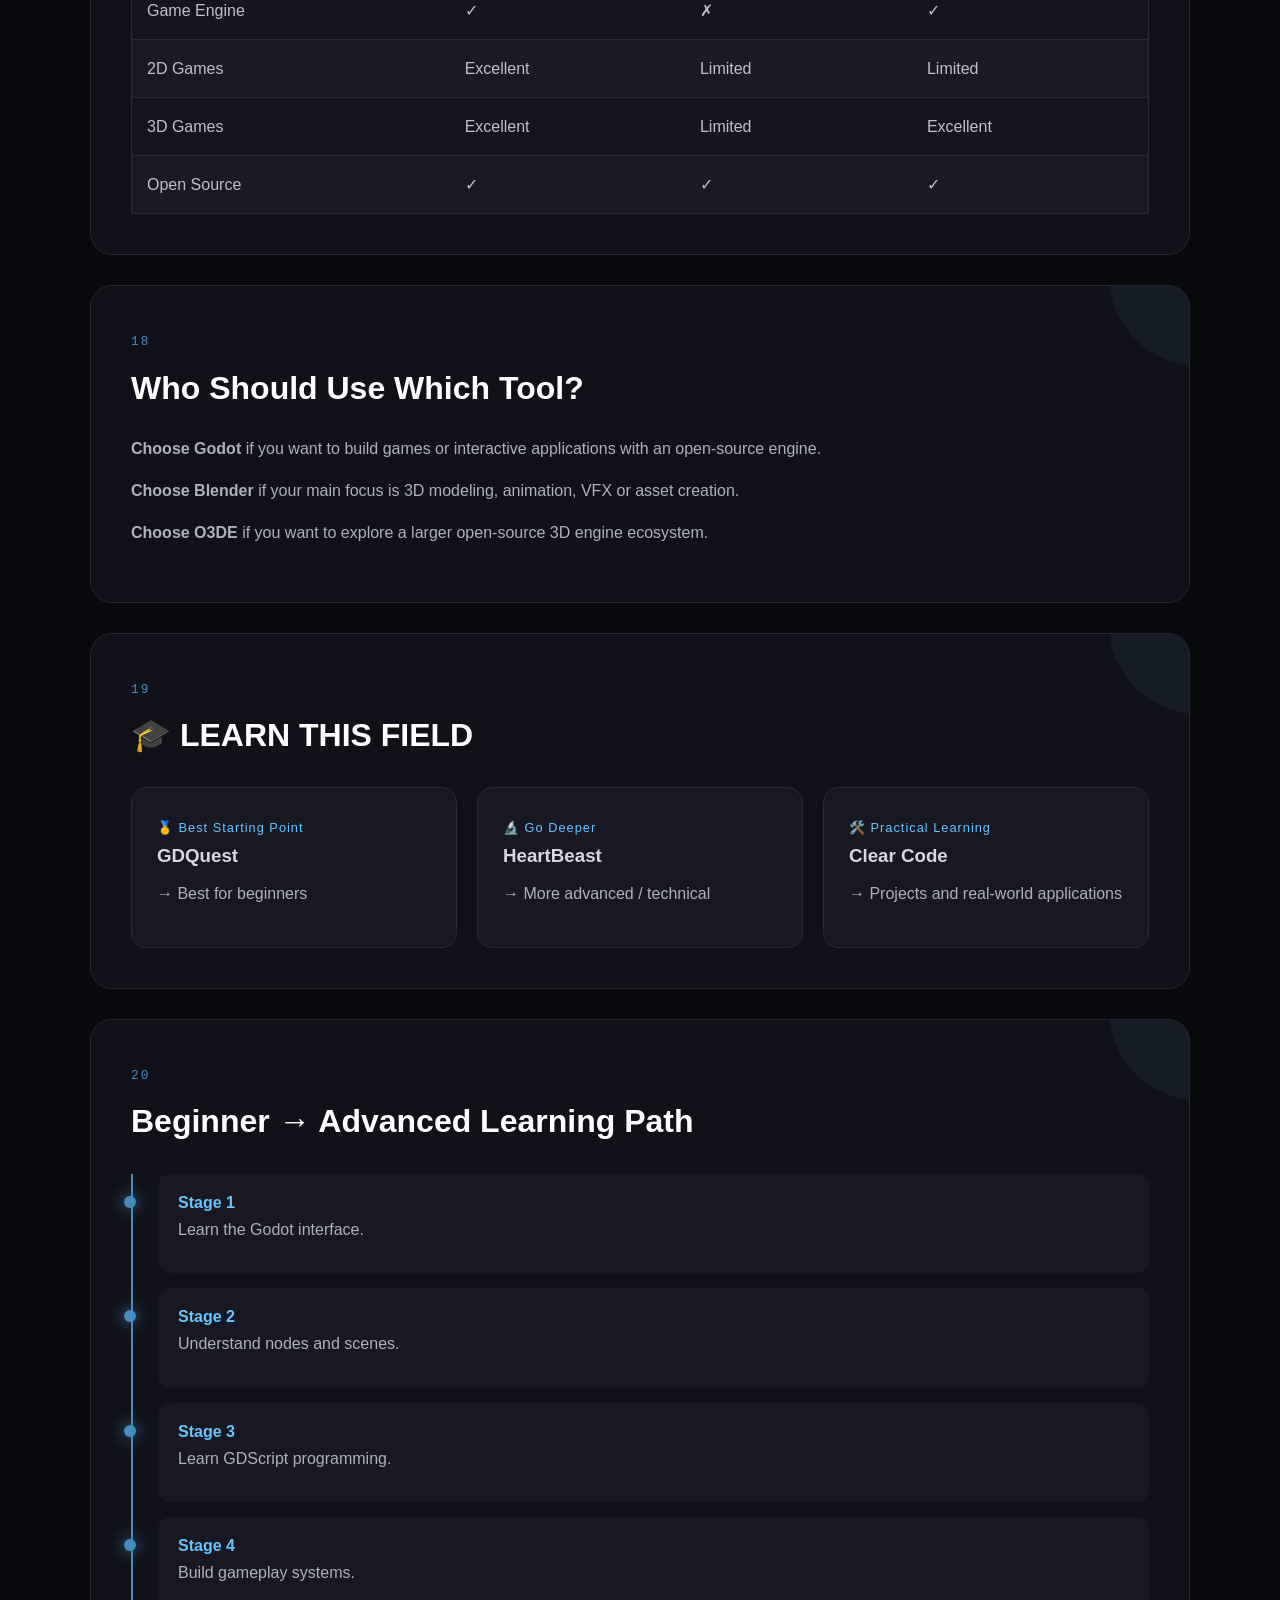
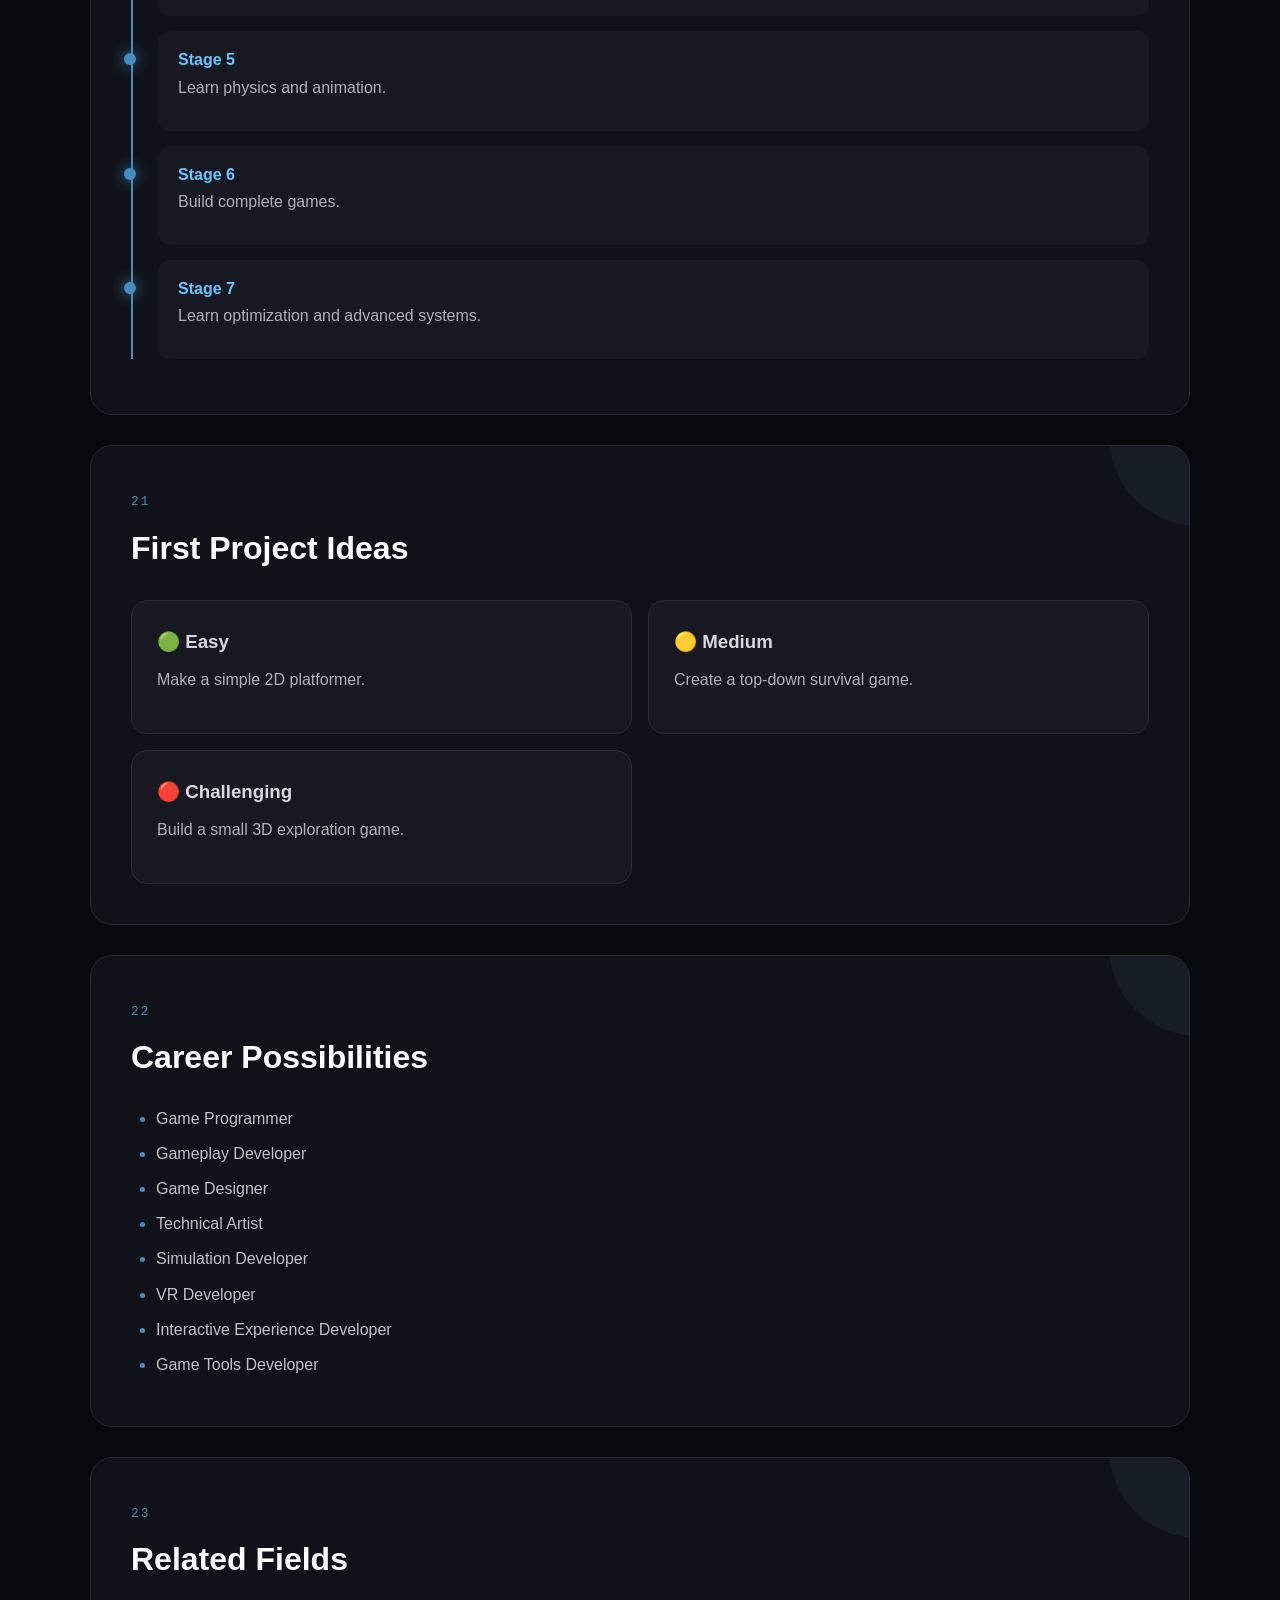
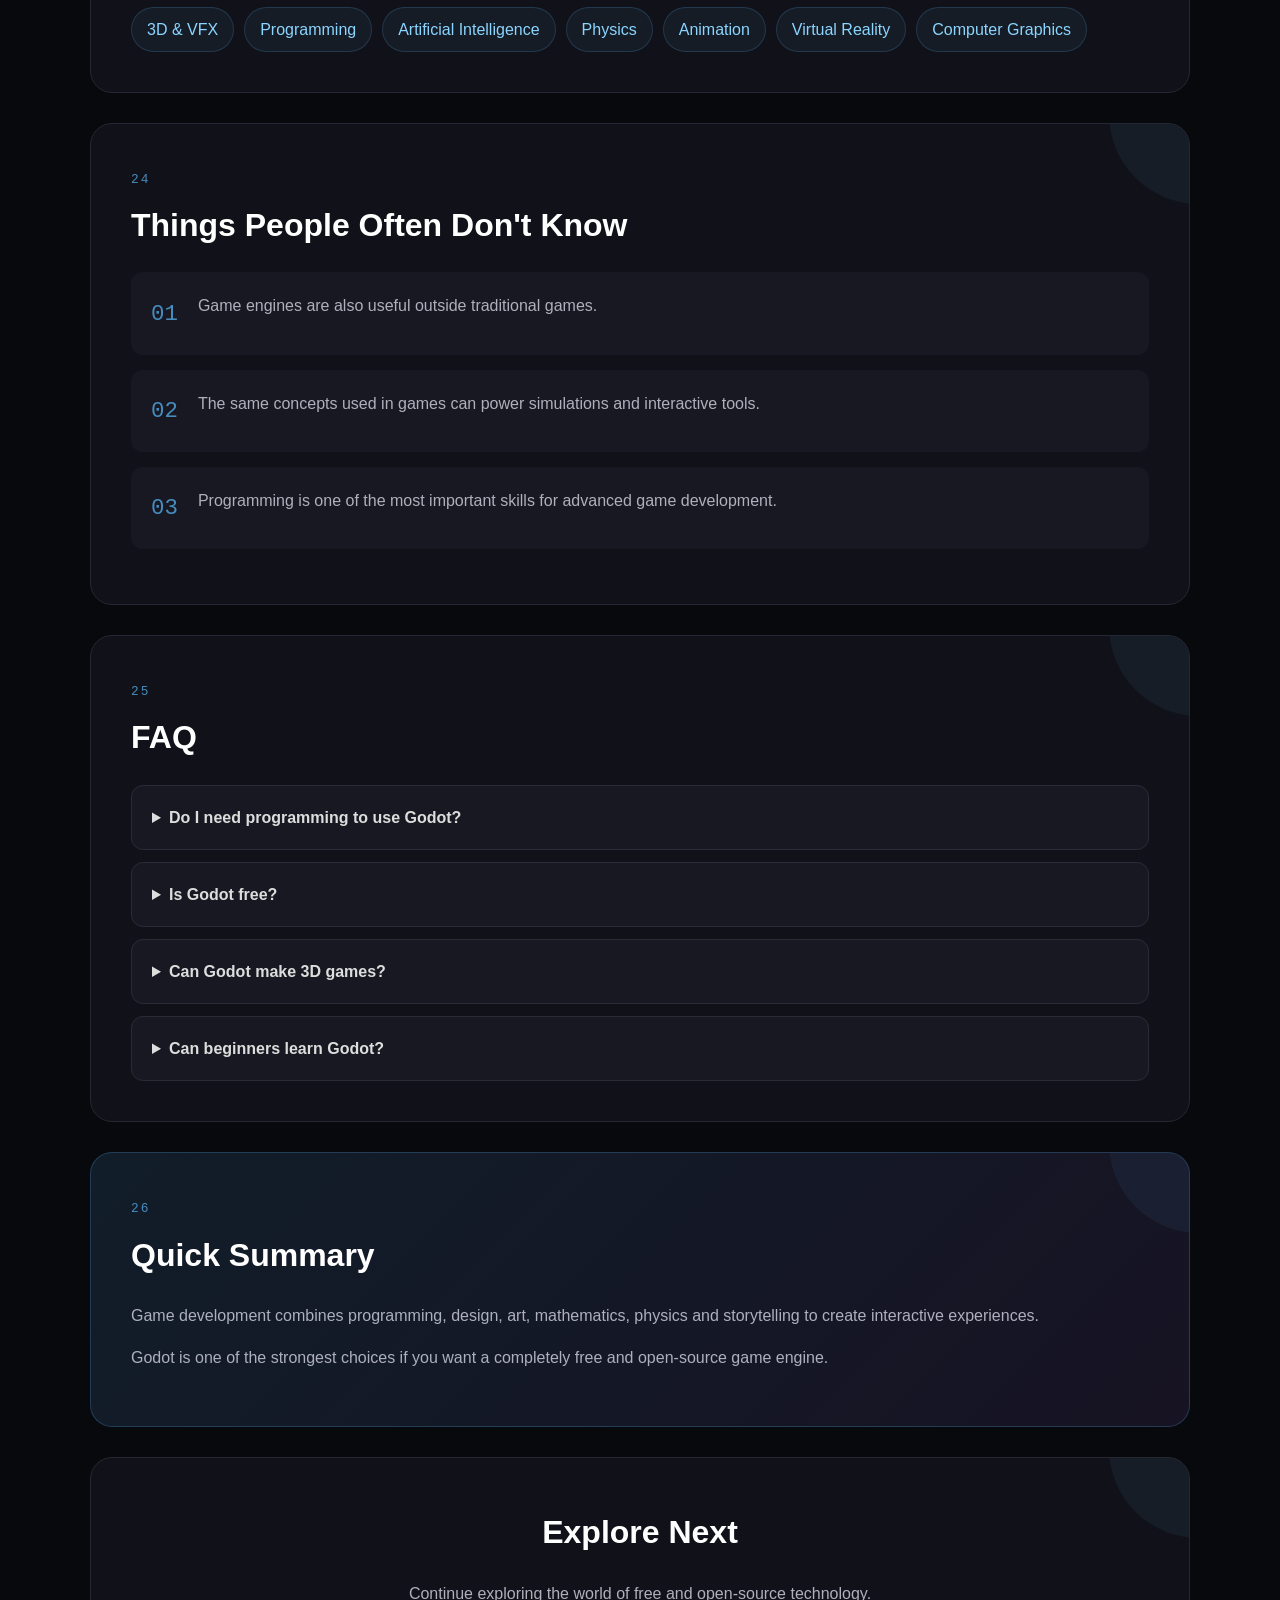
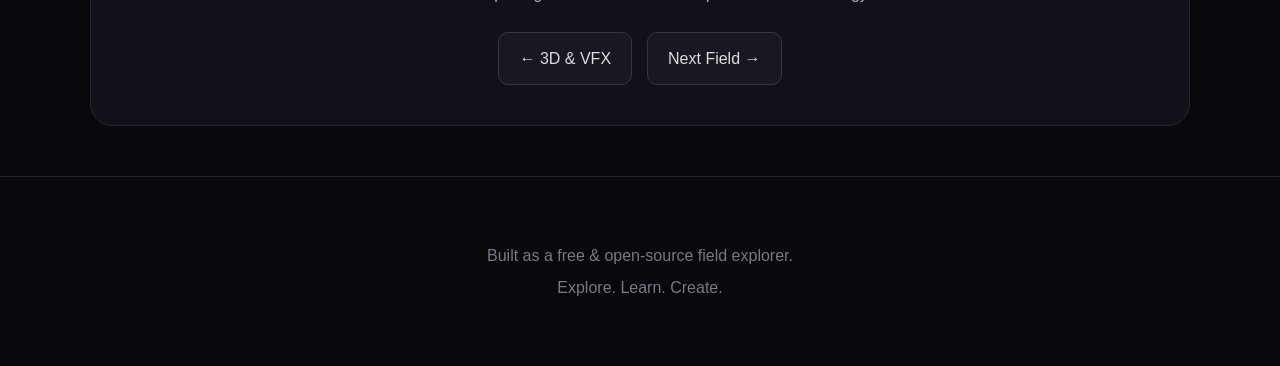
<file: html/godot.html>
<!DOCTYPE html>
<html lang="en">

<head>
    <meta charset="UTF-8">

    <meta name="viewport"
        content="width=device-width, initial-scale=1.0">

    <meta name="description"
    content="Explore game development and interactive simulation with Godot. Learn game creation, 2D and 3D development, tools, projects, learning paths and careers."
>
   <title>Game Development & Interactive Simulation — Godot | OpenField</title>

    <link rel="stylesheet" href="../css/godot.css">
</head>

<body>

    <!-- Reading Progress -->
    <div id="progressBar"></div>


    <!-- Controls -->
    <div class="controls">

        <button id="themeBtn">
            ☀️ Light Mode
        </button>

        <button id="topBtn">
            ↑
        </button>

    </div>


    <!-- Hero -->
    <header>

        <div class="hero-content">

            <span class="eyebrow">
                FIELD 02
            </span>

            <h1>
                Game Development
                <span>& Interactive Simulation</span>
            </h1>

            <p>
                Build interactive worlds, games and simulations
                where users can explore, interact and make decisions.
            </p>

            <a href="#overview" class="hero-button">
                Explore Field ↓
            </a>

        </div>

    </header>


    <!-- Search -->
    <div class="search-box">

        <span>⌕</span>

        <input
            type="text"
            id="searchInput"
            placeholder="Search this field..."
        >

        <kbd>Ctrl K</kbd>

    </div>


    <main id="overview">


        <!-- What is this field -->
        <section class="reveal">

            <span class="section-number">
                01
            </span>

            <h2>
                What Is This Field?
            </h2>

            <p>
                Game development is the process of designing,
                programming, creating and publishing interactive
                digital experiences.
            </p>

            <p>
                Interactive simulation focuses on creating virtual
                environments where real-world systems, objects or
                behaviors can be represented and explored.
            </p>

            <div class="highlight">

                <strong>
                    Simple idea:
                </strong>

                You create a digital world and define how that
                world behaves when the user interacts with it.

            </div>

        </section>


        <!-- Why -->
        <section class="reveal">

            <span class="section-number">
                02
            </span>

            <h2>
                Why Does This Field Matter?
            </h2>

            <p>
                Games are not simply about entertainment.
                Interactive software is also used for education,
                training, visualization, research and simulation.
            </p>

            <ul>

                <li>Entertainment and gaming</li>

                <li>Education and learning</li>

                <li>Scientific simulations</li>

                <li>Military and emergency training</li>

                <li>Virtual reality experiences</li>

                <li>Architectural visualization</li>

                <li>Interactive storytelling</li>

            </ul>

        </section>


        <!-- What can you do -->
        <section class="reveal">

            <span class="section-number">
                03
            </span>

            <h2>
                What Can You Do With Game Development?
            </h2>

            <div class="card-grid">

                <article>
                    <span class="card-icon">🎮</span>
                    <h3>Games</h3>
                    <p>
                        Create 2D and 3D games for different
                        platforms.
                    </p>
                </article>

                <article>
                    <span class="card-icon">🌍</span>
                    <h3>Virtual Worlds</h3>
                    <p>
                        Build interactive environments users
                        can explore.
                    </p>
                </article>

                <article>
                    <span class="card-icon">🧪</span>
                    <h3>Simulations</h3>
                    <p>
                        Recreate systems and experiments
                        digitally.
                    </p>
                </article>

                <article>
                    <span class="card-icon">🥽</span>
                    <h3>VR Experiences</h3>
                    <p>
                        Create immersive interactive
                        experiences.
                    </p>
                </article>

            </div>

        </section>


        <!-- Applications -->
        <section class="reveal">

            <span class="section-number">
                04
            </span>

            <h2>
                Real-World Applications
            </h2>

            <div class="application-list">

                <article>
                    <h3>🎮 Video Games</h3>
                    <p>
                        From simple 2D games to large 3D worlds,
                        game engines provide the technology
                        behind interactive gameplay.
                    </p>
                </article>

                <article>
                    <h3>🎓 Education</h3>
                    <p>
                        Interactive simulations can make difficult
                        concepts easier to understand.
                    </p>
                </article>

                <article>
                    <h3>🏭 Industrial Training</h3>
                    <p>
                        Virtual environments can be used to train
                        people before they work with real equipment.
                    </p>
                </article>

                <article>
                    <h3>🔬 Scientific Visualization</h3>
                    <p>
                        Complex systems can be represented visually
                        and explored interactively.
                    </p>
                </article>

            </div>

        </section>


        <!-- People -->
        <section class="reveal">

            <span class="section-number">
                05
            </span>

            <h2>
                What Kind of People Work in This Field?
            </h2>

            <div class="role-grid">

                <span>Game Programmer</span>
                <span>Game Designer</span>
                <span>Gameplay Programmer</span>
                <span>Technical Artist</span>
                <span>Level Designer</span>
                <span>3D Artist</span>
                <span>Game Producer</span>
                <span>Simulation Developer</span>

            </div>

        </section>


        <!-- Concepts -->
        <section class="reveal">

            <span class="section-number">
                06
            </span>

            <h2>
                Core Concepts You Should Understand
            </h2>

            <div class="concept-grid">

                <article>
                    <h3>Game Loop</h3>
                    <p>
                        The continuous process that updates
                        the game world and displays it.
                    </p>
                </article>

                <article>
                    <h3>Scenes</h3>
                    <p>
                        Structured collections of objects that
                        form parts of your game.
                    </p>
                </article>

                <article>
                    <h3>Nodes</h3>
                    <p>
                        Building blocks used to construct
                        objects and systems.
                    </p>
                </article>

                <article>
                    <h3>Physics</h3>
                    <p>
                        Rules that control movement, collisions,
                        gravity and other physical behavior.
                    </p>
                </article>

                <article>
                    <h3>Input</h3>
                    <p>
                        How the software detects keyboard,
                        mouse, controller or touch actions.
                    </p>
                </article>

                <article>
                    <h3>Rendering</h3>
                    <p>
                        The process of converting the game
                        world into images displayed on screen.
                    </p>
                </article>

            </div>

        </section>


        <!-- Tools -->
        <section class="reveal">

            <span class="section-number">
                07
            </span>

            <h2>
                Best Free & Open-Source Tools
            </h2>

            <div class="tool-card">

                <div class="tool-logo">
                    G
                </div>

                <div>

                    <h3>Godot</h3>

                    <p>
                        A free and open-source game engine
                        for creating 2D and 3D games
                        and interactive experiences.
                    </p>

                </div>

            </div>

        </section>


        <!-- Featured -->
        <section class="featured reveal">

            <span class="section-number">
                08
            </span>

            <div class="featured-label">
                ⭐ FEATURED TOOL
            </div>

            <h2>
                Godot Engine
            </h2>

            <p>
                Godot is a free and open-source game engine
                designed for creating both 2D and 3D
                interactive experiences.
            </p>

            <h3>
                What Exactly Can Godot Do?
            </h3>

            <ul>

                <li>2D game development</li>

                <li>3D game development</li>

                <li>Physics simulation</li>

                <li>Animation</li>

                <li>Lighting</li>

                <li>Particle effects</li>

                <li>User interfaces</li>

                <li>Audio systems</li>

                <li>Networking</li>

                <li>Cross-platform development</li>

            </ul>

        </section>


        <!-- How works -->
        <section class="reveal">

            <span class="section-number">
                09
            </span>

            <h2>
                How Does Godot Actually Work?
            </h2>

            <pre><code>
Game Idea
    ↓
Create Project
    ↓
Create Scenes
    ↓
Add Nodes
    ↓
Add Scripts
    ↓
Add Graphics / Audio
    ↓
Add Physics
    ↓
Test & Debug
    ↓
Export
    ↓
Playable Game
            </code></pre>

        </section>


        <!-- Example -->
        <section class="reveal">

            <span class="section-number">
                10
            </span>

            <h2>
                Example: Creating a Simple Platformer
            </h2>

            <ol>

                <li>
                    Create a player character.
                </li>

                <li>
                    Add a platform.
                </li>

                <li>
                    Add gravity.
                </li>

                <li>
                    Add keyboard controls.
                </li>

                <li>
                    Detect collisions.
                </li>

                <li>
                    Add enemies.
                </li>

                <li>
                    Add a scoring system.
                </li>

                <li>
                    Add levels.
                </li>

                <li>
                    Export the finished game.
                </li>

            </ol>

        </section>


        <!-- Projects -->
        <section class="reveal">

            <span class="section-number">
                11
            </span>

            <h2>
                What Can You Create With Godot?
            </h2>

            <div class="project-grid">

                <article>
                    <h3>Beginner</h3>

                    <ul>
                        <li>2D Platformer</li>
                        <li>Flappy Bird style game</li>
                        <li>Top-down game</li>
                    </ul>

                </article>

                <article>
                    <h3>Intermediate</h3>

                    <ul>
                        <li>RPG</li>
                        <li>Physics game</li>
                        <li>Strategy game</li>
                    </ul>

                </article>

                <article>
                    <h3>Advanced</h3>

                    <ul>
                        <li>Large 3D world</li>
                        <li>Multiplayer game</li>
                        <li>Interactive simulation</li>
                    </ul>

                </article>

            </div>

        </section>


        <!-- Difficulty -->
        <section class="reveal">

            <span class="section-number">
                12
            </span>

            <h2>
                Difficulty Level
            </h2>

            <table>

                <thead>

                    <tr>
                        <th>Stage</th>
                        <th>Difficulty</th>
                        <th>What You Learn</th>
                    </tr>

                </thead>

                <tbody>

                    <tr>
                        <td>Basics</td>
                        <td>⭐</td>
                        <td>Interface and scenes</td>
                    </tr>

                    <tr>
                        <td>Programming</td>
                        <td>⭐⭐</td>
                        <td>GDScript and logic</td>
                    </tr>

                    <tr>
                        <td>Game Systems</td>
                        <td>⭐⭐⭐</td>
                        <td>Physics, UI and gameplay</td>
                    </tr>

                    <tr>
                        <td>Advanced</td>
                        <td>⭐⭐⭐⭐⭐</td>
                        <td>Large systems and optimization</td>
                    </tr>

                </tbody>

            </table>

        </section>


        <!-- Hardware -->
        <section class="reveal">

            <span class="section-number">
                13
            </span>

            <h2>
                Hardware Requirements
            </h2>

            <p>
                Godot is relatively lightweight compared with
                many large commercial game engines.
            </p>

            <ul>

                <li>Modern Windows, Linux or macOS computer</li>

                <li>At least 4 GB RAM for basic projects</li>

                <li>8 GB RAM recommended for comfortable development</li>

                <li>Dedicated GPU is useful for advanced 3D projects</li>

                <li>SSD recommended for faster project loading</li>

            </ul>

        </section>


        <!-- Advantages -->
        <section class="reveal">

            <span class="section-number">
                14
            </span>

            <h2>
                Advantages
            </h2>

            <ul>

                <li>Completely free and open source</li>

                <li>No engine licensing fee</li>

                <li>Excellent 2D support</li>

                <li>Powerful 3D capabilities</li>

                <li>Open development model</li>

                <li>Large community</li>

                <li>Cross-platform</li>

            </ul>

        </section>


        <!-- Limitations -->
        <section class="reveal">

            <span class="section-number">
                15
            </span>

            <h2>
                Limitations
            </h2>

            <ul>

                <li>
                    Some advanced AAA workflows may require
                    custom solutions.
                </li>

                <li>
                    The ecosystem is smaller than some
                    commercial engines.
                </li>

                <li>
                    High-end 3D projects can still require
                    powerful hardware.
                </li>

            </ul>

        </section>


        <!-- Alternatives -->
        <section class="reveal">

            <span class="section-number">
                16
            </span>

            <h2>
                Alternatives
            </h2>

            <div class="alternative-grid">

                <article>
                    <h3>Godot</h3>
                    <p>
                        Open-source general-purpose game engine.
                    </p>
                </article>

                <article>
                    <h3>Blender</h3>
                    <p>
                        Best suited for 3D creation,
                        animation and VFX.
                    </p>
                </article>

                <article>
                    <h3>O3DE</h3>
                    <p>
                        Open-source 3D engine for
                        advanced interactive projects.
                    </p>
                </article>

            </div>

        </section>


        <!-- Comparison -->
        <section class="reveal">

            <span class="section-number">
                17
            </span>

            <h2>
                Tool Comparison
            </h2>

            <table>

                <thead>

                    <tr>
                        <th>Feature</th>
                        <th>Godot</th>
                        <th>Blender</th>
                        <th>O3DE</th>
                    </tr>

                </thead>

                <tbody>

                    <tr>
                        <td>Game Engine</td>
                        <td>✓</td>
                        <td>✗</td>
                        <td>✓</td>
                    </tr>

                    <tr>
                        <td>2D Games</td>
                        <td>Excellent</td>
                        <td>Limited</td>
                        <td>Limited</td>
                    </tr>

                    <tr>
                        <td>3D Games</td>
                        <td>Excellent</td>
                        <td>Limited</td>
                        <td>Excellent</td>
                    </tr>

                    <tr>
                        <td>Open Source</td>
                        <td>✓</td>
                        <td>✓</td>
                        <td>✓</td>
                    </tr>

                </tbody>

            </table>

        </section>


        <!-- Who -->
        <section class="reveal">

            <span class="section-number">
                18
            </span>

            <h2>
                Who Should Use Which Tool?
            </h2>

            <p>
                <strong>Choose Godot</strong> if you want to
                build games or interactive applications with
                an open-source engine.
            </p>

            <p>
                <strong>Choose Blender</strong> if your main
                focus is 3D modeling, animation, VFX or
                asset creation.
            </p>

            <p>
                <strong>Choose O3DE</strong> if you want to
                explore a larger open-source 3D engine
                ecosystem.
            </p>

        </section>


        <!-- Learn -->
        <section class="reveal learning">

            <span class="section-number">
                19
            </span>

            <h2>
                🎓 LEARN THIS FIELD
            </h2>

            <div class="learning-row">

                <div>

                    <span class="learning-label">
                        🥇 Best Starting Point
                    </span>

                    <h3>
                        GDQuest
                    </h3>

                    <p>
                        → Best for beginners
                    </p>

                </div>


                <div>

                    <span class="learning-label">
                        🔬 Go Deeper
                    </span>

                    <h3>
                        HeartBeast
                    </h3>

                    <p>
                        → More advanced / technical
                    </p>

                </div>


                <div>

                    <span class="learning-label">
                        🛠️ Practical Learning
                    </span>

                    <h3>
                        Clear Code
                    </h3>

                    <p>
                        → Projects and real-world applications
                    </p>

                </div>

            </div>

        </section>


        <!-- Learning Path -->
        <section class="reveal">

            <span class="section-number">
                20
            </span>

            <h2>
                Beginner → Advanced Learning Path
            </h2>

            <div class="timeline">

                <div>
                    <strong>Stage 1</strong>
                    <p>Learn the Godot interface.</p>
                </div>

                <div>
                    <strong>Stage 2</strong>
                    <p>Understand nodes and scenes.</p>
                </div>

                <div>
                    <strong>Stage 3</strong>
                    <p>Learn GDScript programming.</p>
                </div>

                <div>
                    <strong>Stage 4</strong>
                    <p>Build gameplay systems.</p>
                </div>

                <div>
                    <strong>Stage 5</strong>
                    <p>Learn physics and animation.</p>
                </div>

                <div>
                    <strong>Stage 6</strong>
                    <p>Build complete games.</p>
                </div>

                <div>
                    <strong>Stage 7</strong>
                    <p>Learn optimization and advanced systems.</p>
                </div>

            </div>

        </section>


        <!-- First projects -->
        <section class="reveal">

            <span class="section-number">
                21
            </span>

            <h2>
                First Project Ideas
            </h2>

            <div class="project-grid">

                <article>
                    <h3>🟢 Easy</h3>
                    <p>
                        Make a simple 2D platformer.
                    </p>
                </article>

                <article>
                    <h3>🟡 Medium</h3>
                    <p>
                        Create a top-down survival game.
                    </p>
                </article>

                <article>
                    <h3>🔴 Challenging</h3>
                    <p>
                        Build a small 3D exploration game.
                    </p>
                </article>

            </div>

        </section>


        <!-- Career -->
        <section class="reveal">

            <span class="section-number">
                22
            </span>

            <h2>
                Career Possibilities
            </h2>

            <ul>

                <li>Game Programmer</li>

                <li>Gameplay Developer</li>

                <li>Game Designer</li>

                <li>Technical Artist</li>

                <li>Simulation Developer</li>

                <li>VR Developer</li>

                <li>Interactive Experience Developer</li>

                <li>Game Tools Developer</li>

            </ul>

        </section>


        <!-- Related -->
        <section class="reveal">

            <span class="section-number">
                23
            </span>

            <h2>
                Related Fields
            </h2>

            <div class="tag-container">

                <span>3D & VFX</span>
                <span>Programming</span>
                <span>Artificial Intelligence</span>
                <span>Physics</span>
                <span>Animation</span>
                <span>Virtual Reality</span>
                <span>Computer Graphics</span>

            </div>

        </section>


        <!-- Facts -->
        <section class="reveal">

            <span class="section-number">
                24
            </span>

            <h2>
                Things People Often Don't Know
            </h2>

            <div class="fact">

                <span>01</span>

                <p>
                    Game engines are also useful outside
                    traditional games.
                </p>

            </div>

            <div class="fact">

                <span>02</span>

                <p>
                    The same concepts used in games can
                    power simulations and interactive tools.
                </p>

            </div>

            <div class="fact">

                <span>03</span>

                <p>
                    Programming is one of the most important
                    skills for advanced game development.
                </p>

            </div>

        </section>


        <!-- FAQ -->
        <section class="reveal">

            <span class="section-number">
                25
            </span>

            <h2>
                FAQ
            </h2>

            <details>
                <summary>
                    Do I need programming to use Godot?
                </summary>

                <p>
                    You can explore the engine without much
                    programming, but programming becomes
                    important when building complex games.
                </p>

            </details>


            <details>
                <summary>
                    Is Godot free?
                </summary>

                <p>
                    Yes. Godot is free and open-source.
                </p>

            </details>


            <details>
                <summary>
                    Can Godot make 3D games?
                </summary>

                <p>
                    Yes. Godot supports 3D game development
                    along with 2D development.
                </p>

            </details>


            <details>
                <summary>
                    Can beginners learn Godot?
                </summary>

                <p>
                    Yes. Starting with small 2D projects is
                    a good way to learn the fundamentals.
                </p>

            </details>

        </section>


        <!-- Summary -->
        <section class="summary reveal">

            <span class="section-number">
                26
            </span>

            <h2>
                Quick Summary
            </h2>

            <p>
                Game development combines programming,
                design, art, mathematics, physics and
                storytelling to create interactive experiences.
            </p>

            <p>
                Godot is one of the strongest choices if you
                want a completely free and open-source
                game engine.
            </p>

        </section>


        <!-- Explore -->
        <section class="explore reveal">

            <h2>
                Explore Next
            </h2>

            <p>
                Continue exploring the world of free and
                open-source technology.
            </p>

            <div class="next-buttons">

                <a href="vfx.html">
                    ← 3D & VFX
                </a>

                <a href="education.html">
                    Next Field →
                </a>

            </div>

        </section>

    </main>


    <footer>

        <p>
            Built as a free & open-source field explorer.
        </p>

        <p>
            Explore. Learn. Create.
        </p>

    </footer>


    <script src="../fields/godot.js"></script>

</body>

</html>
</file>
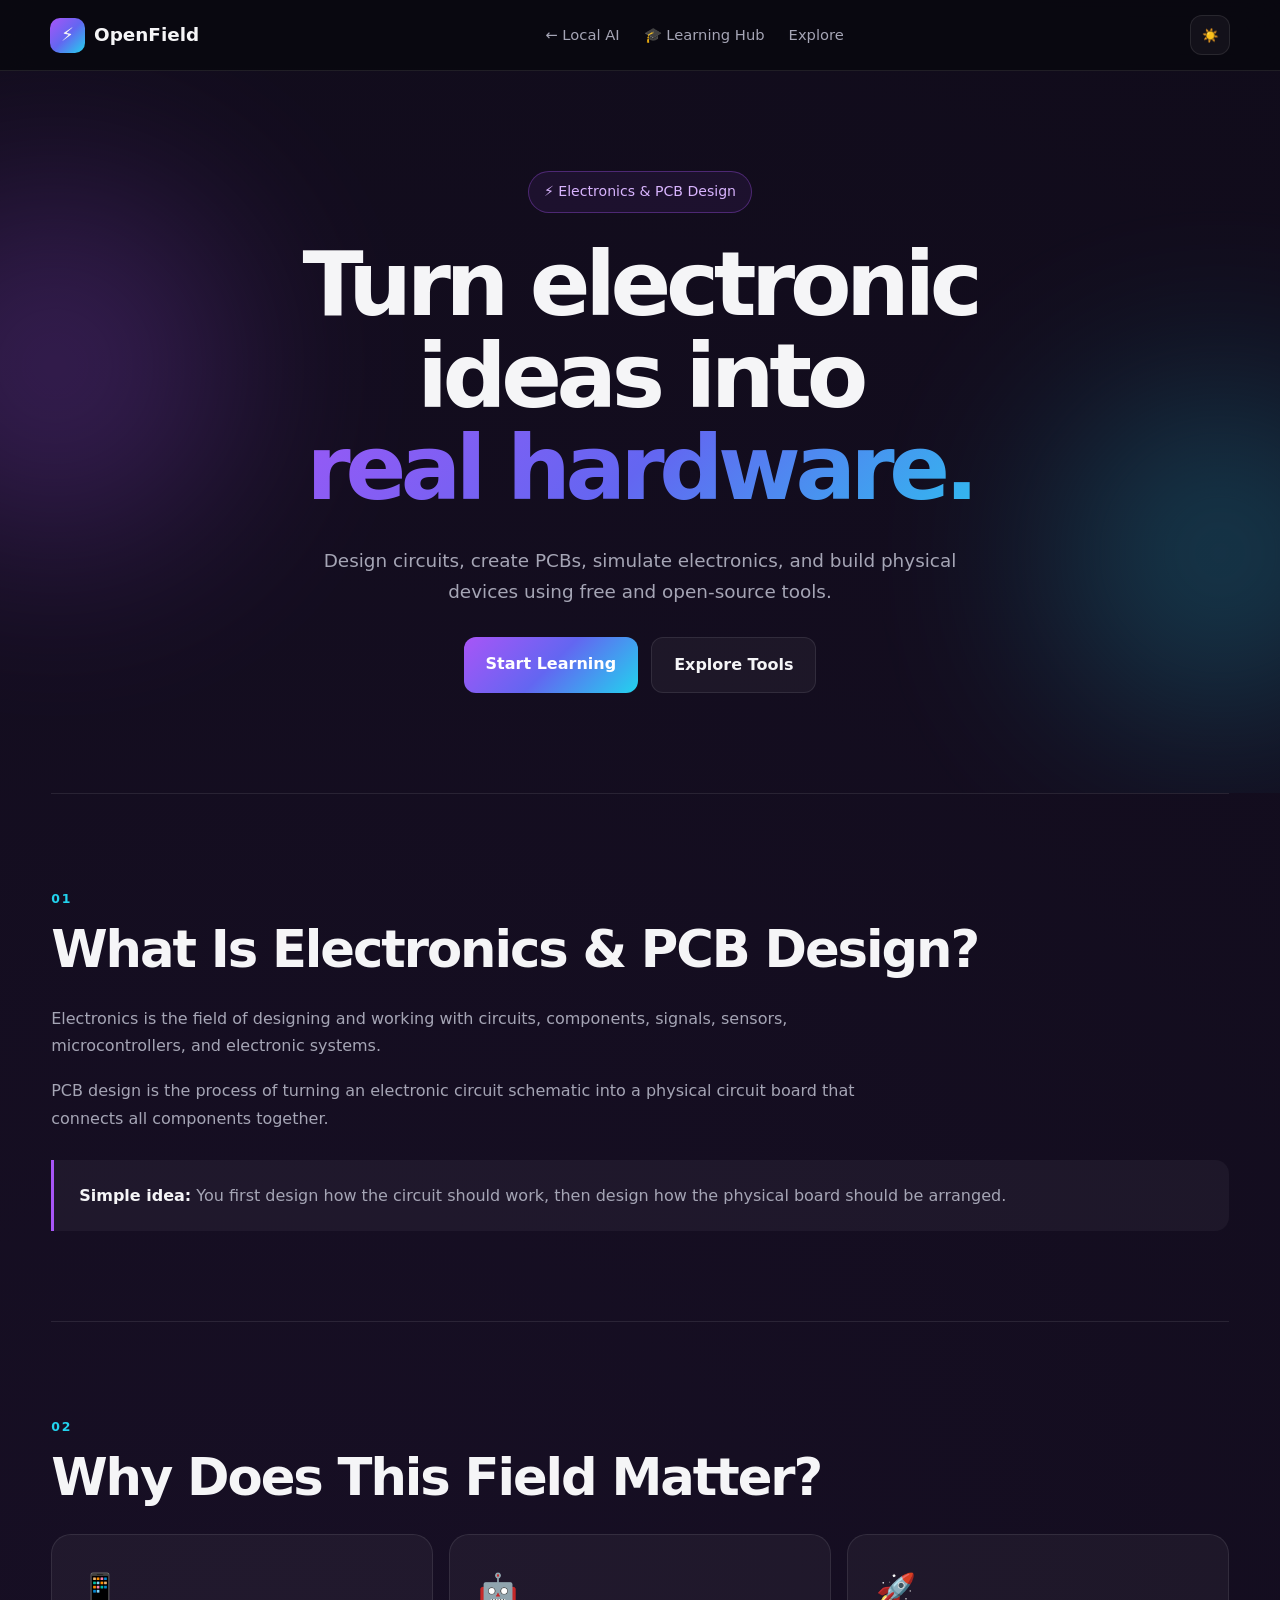
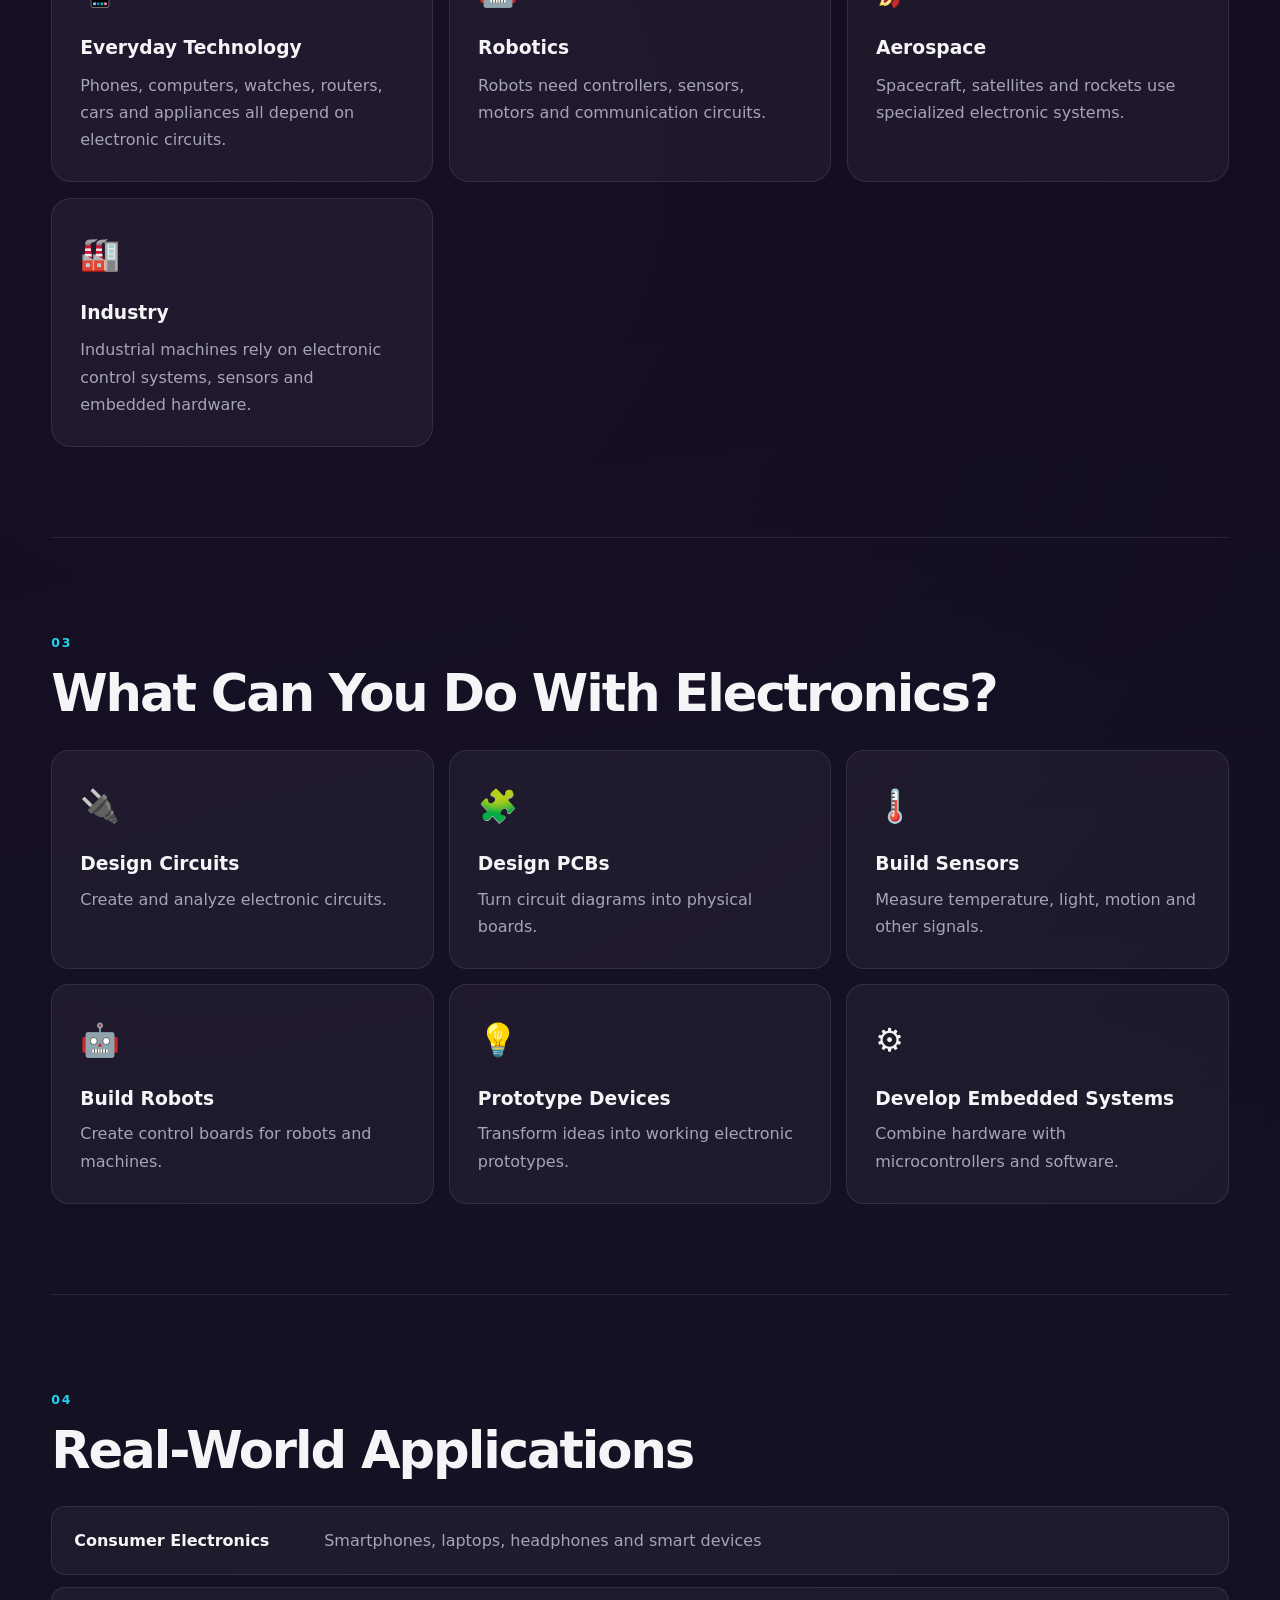
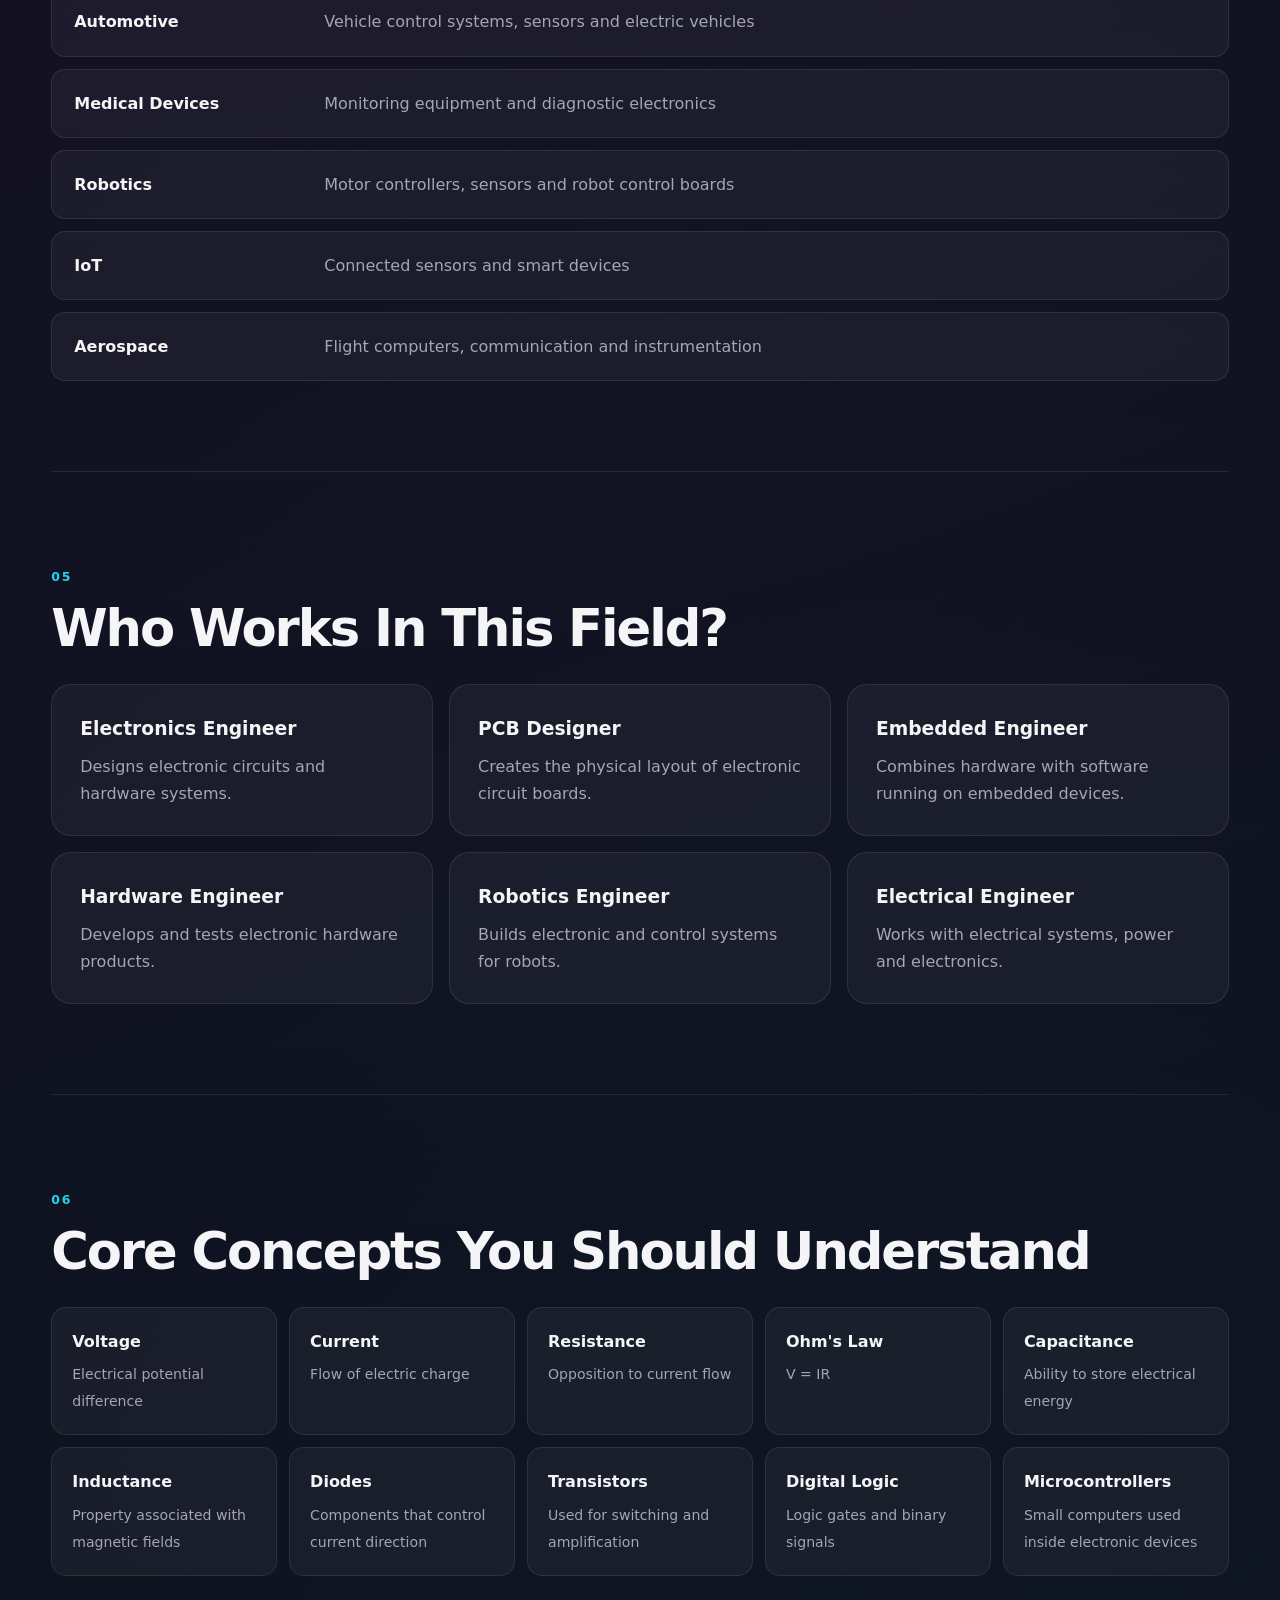
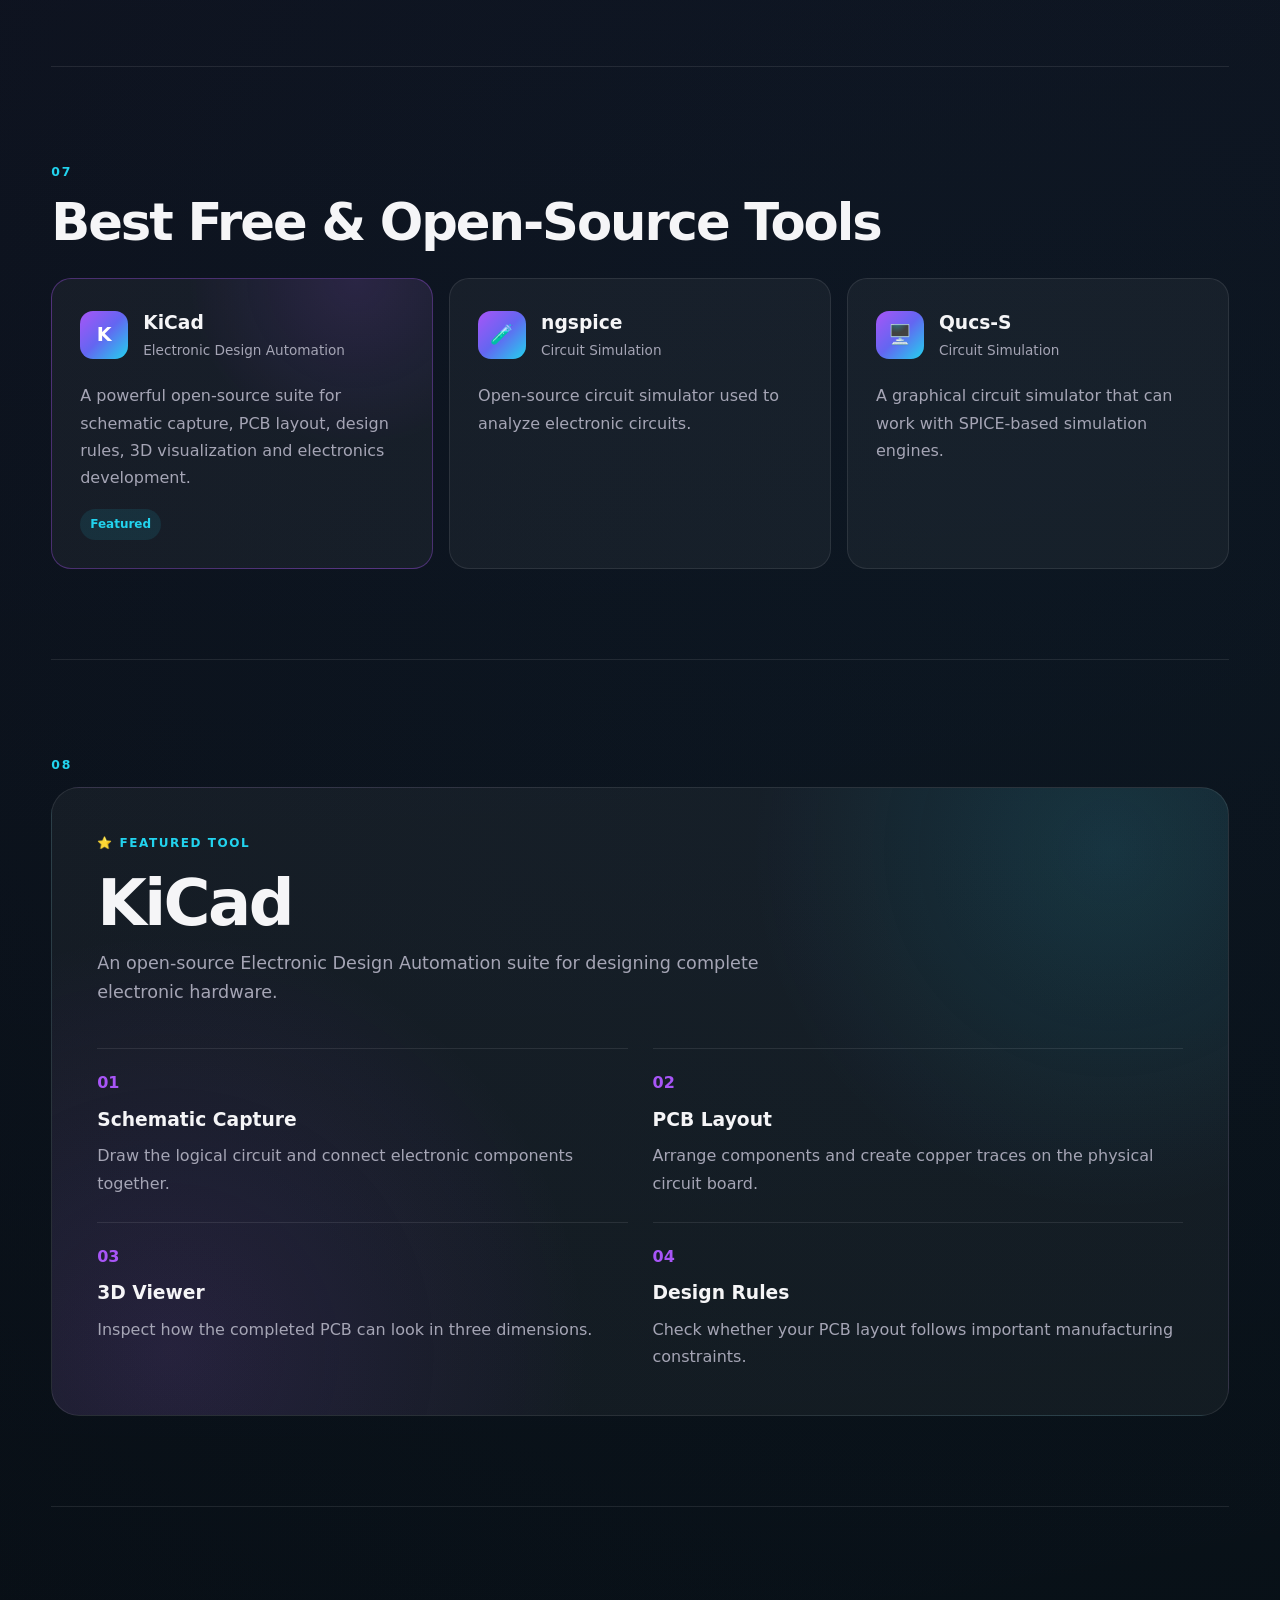
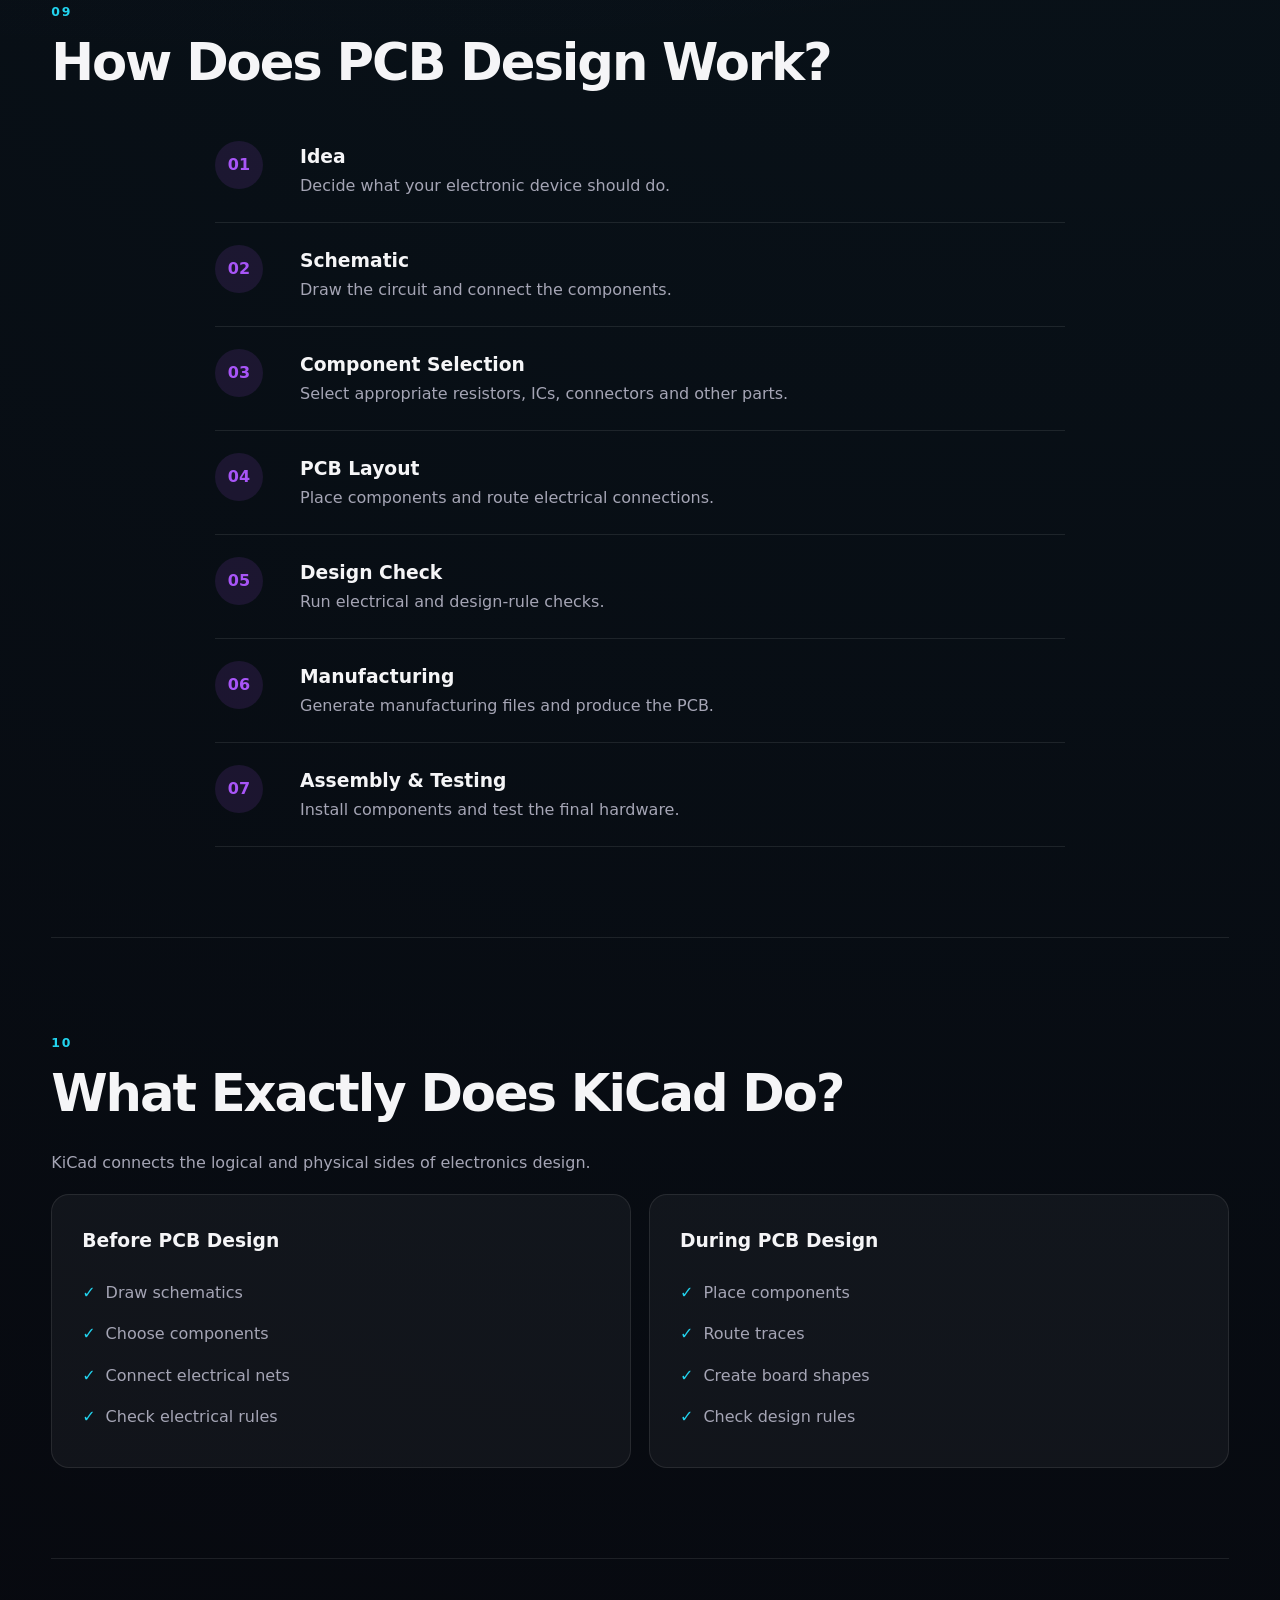
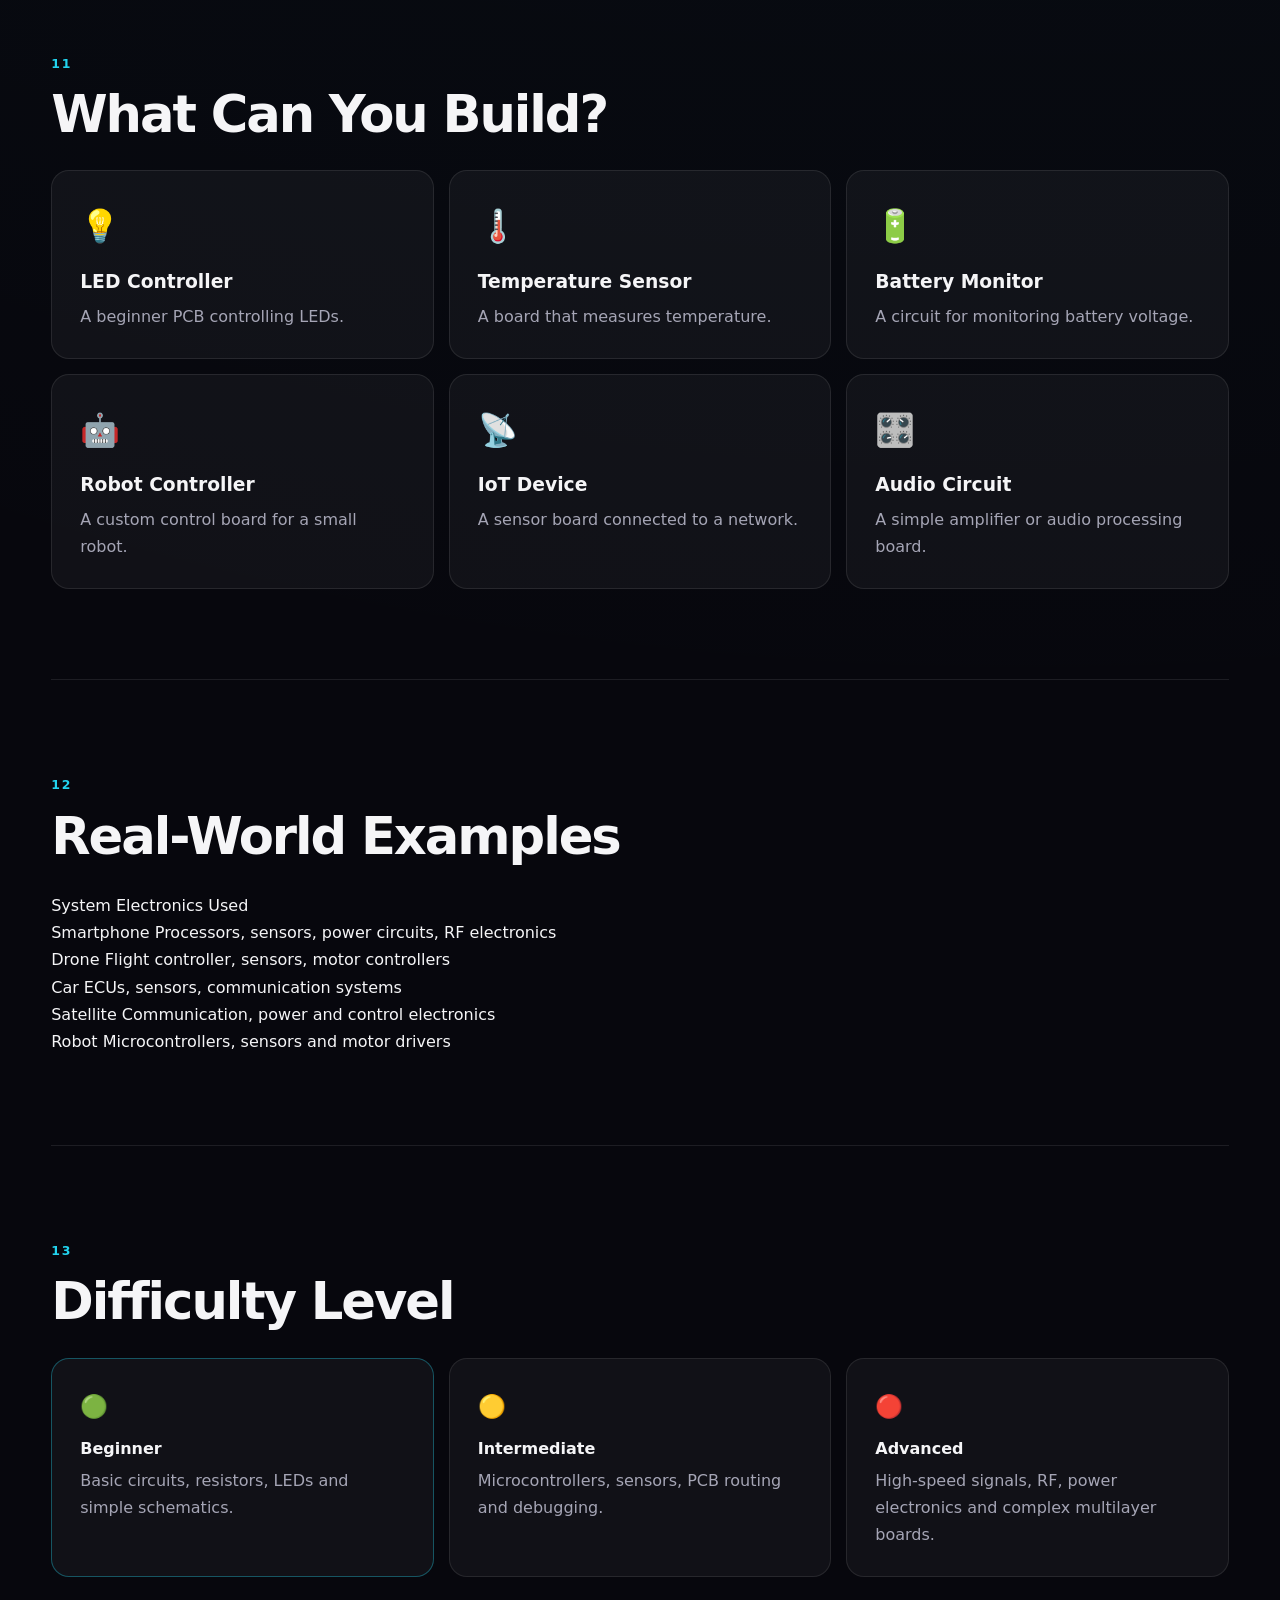
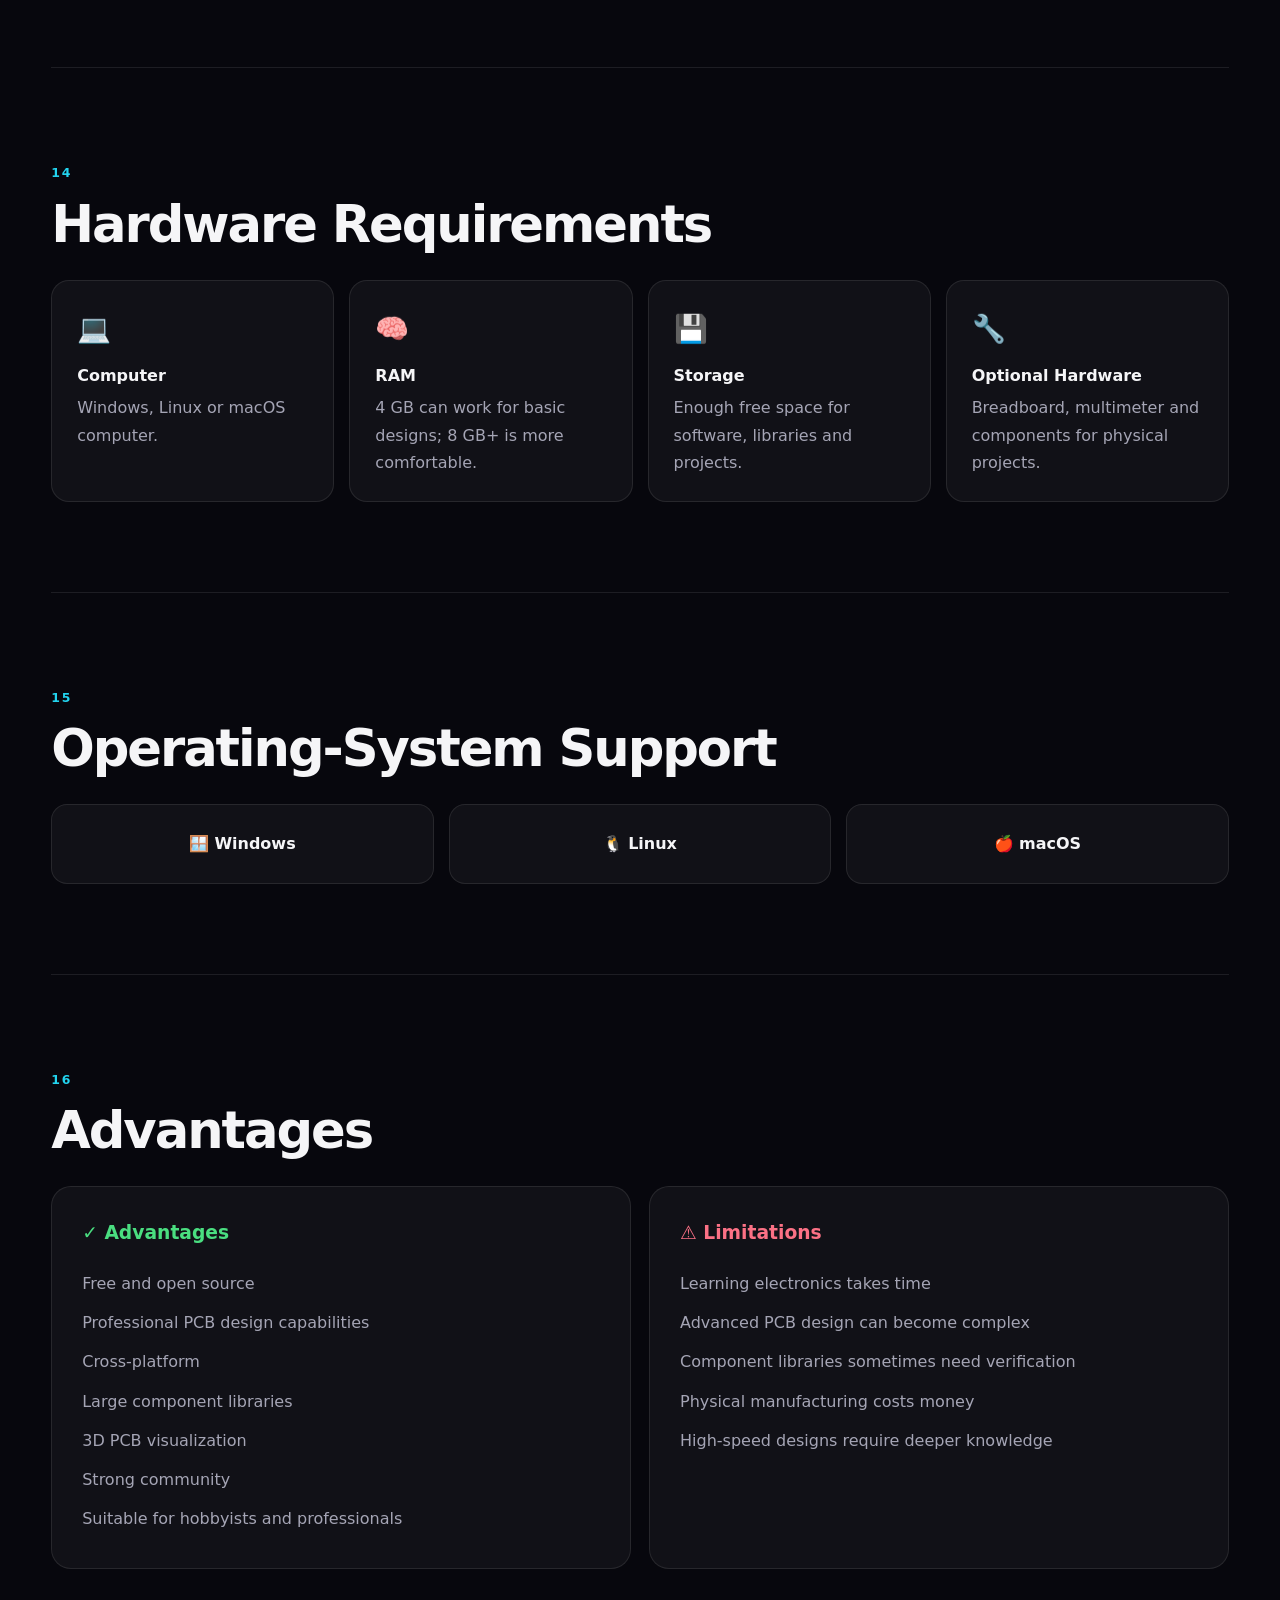
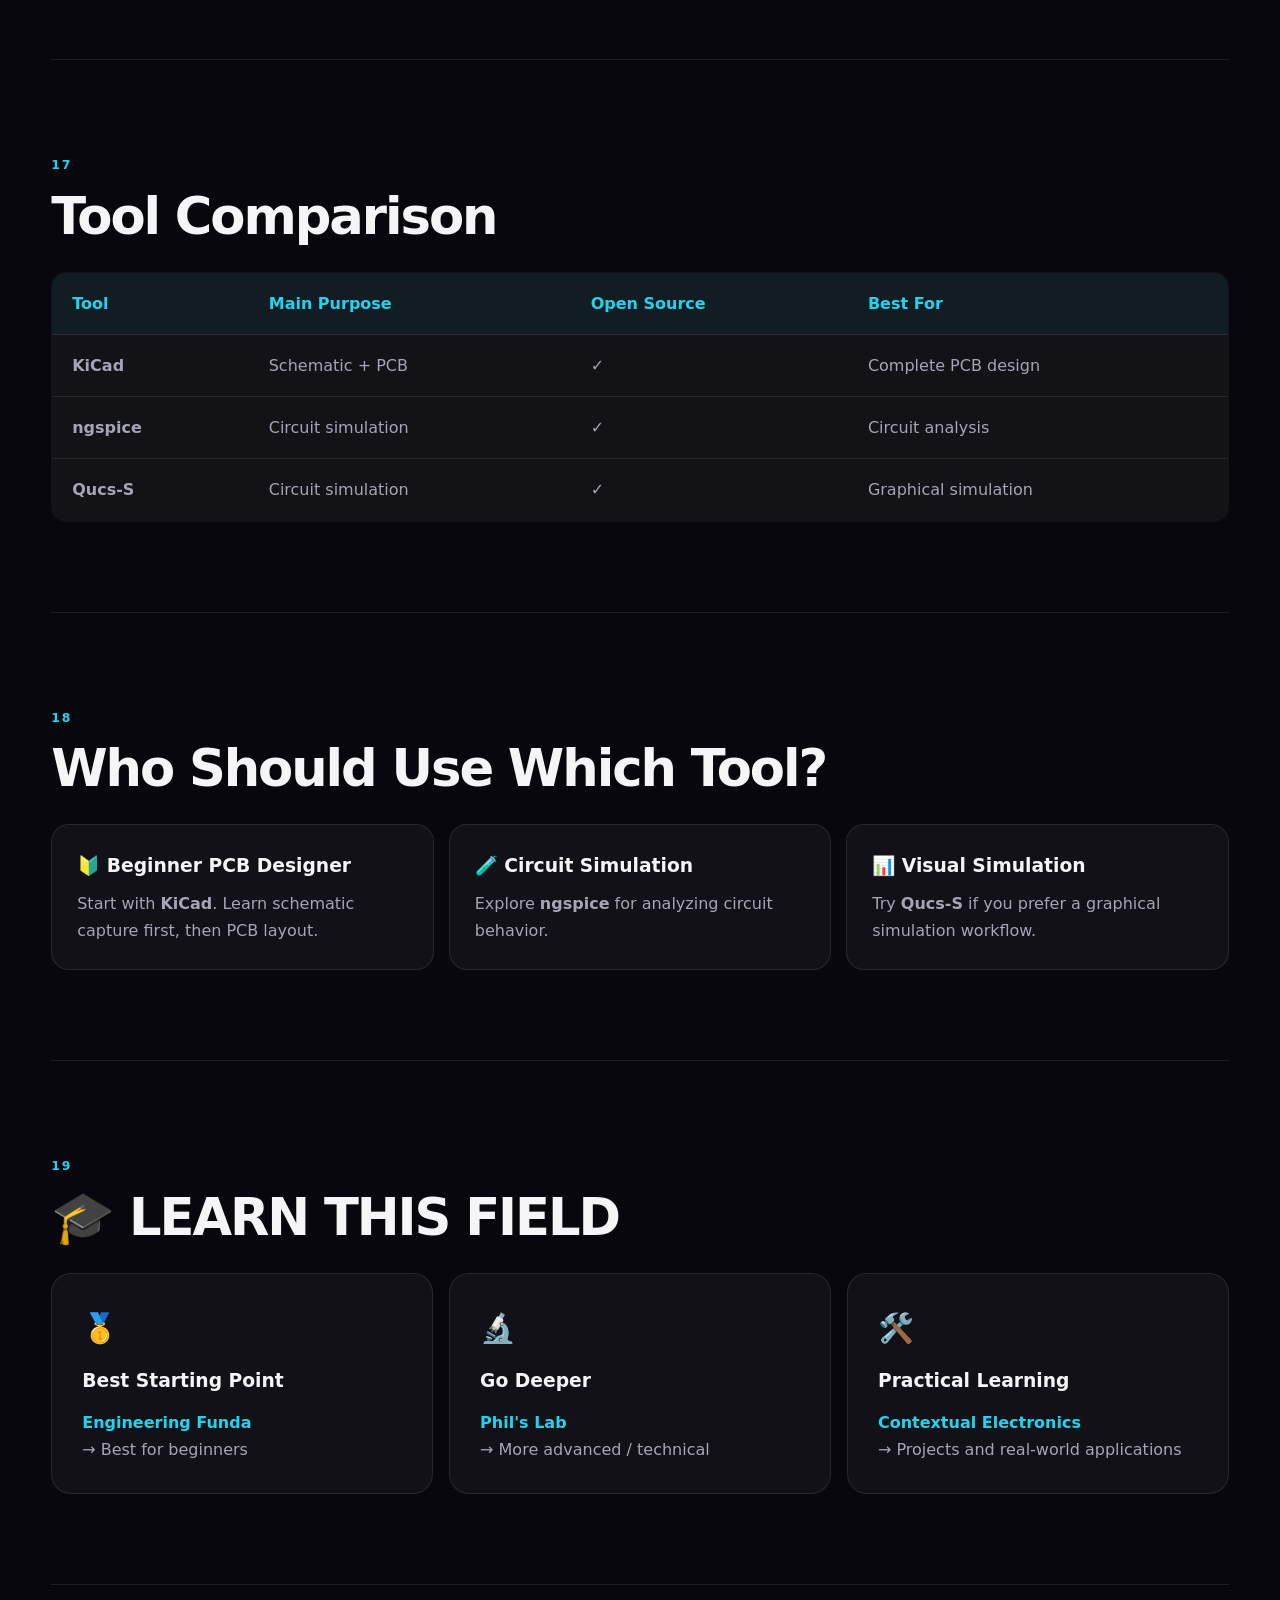
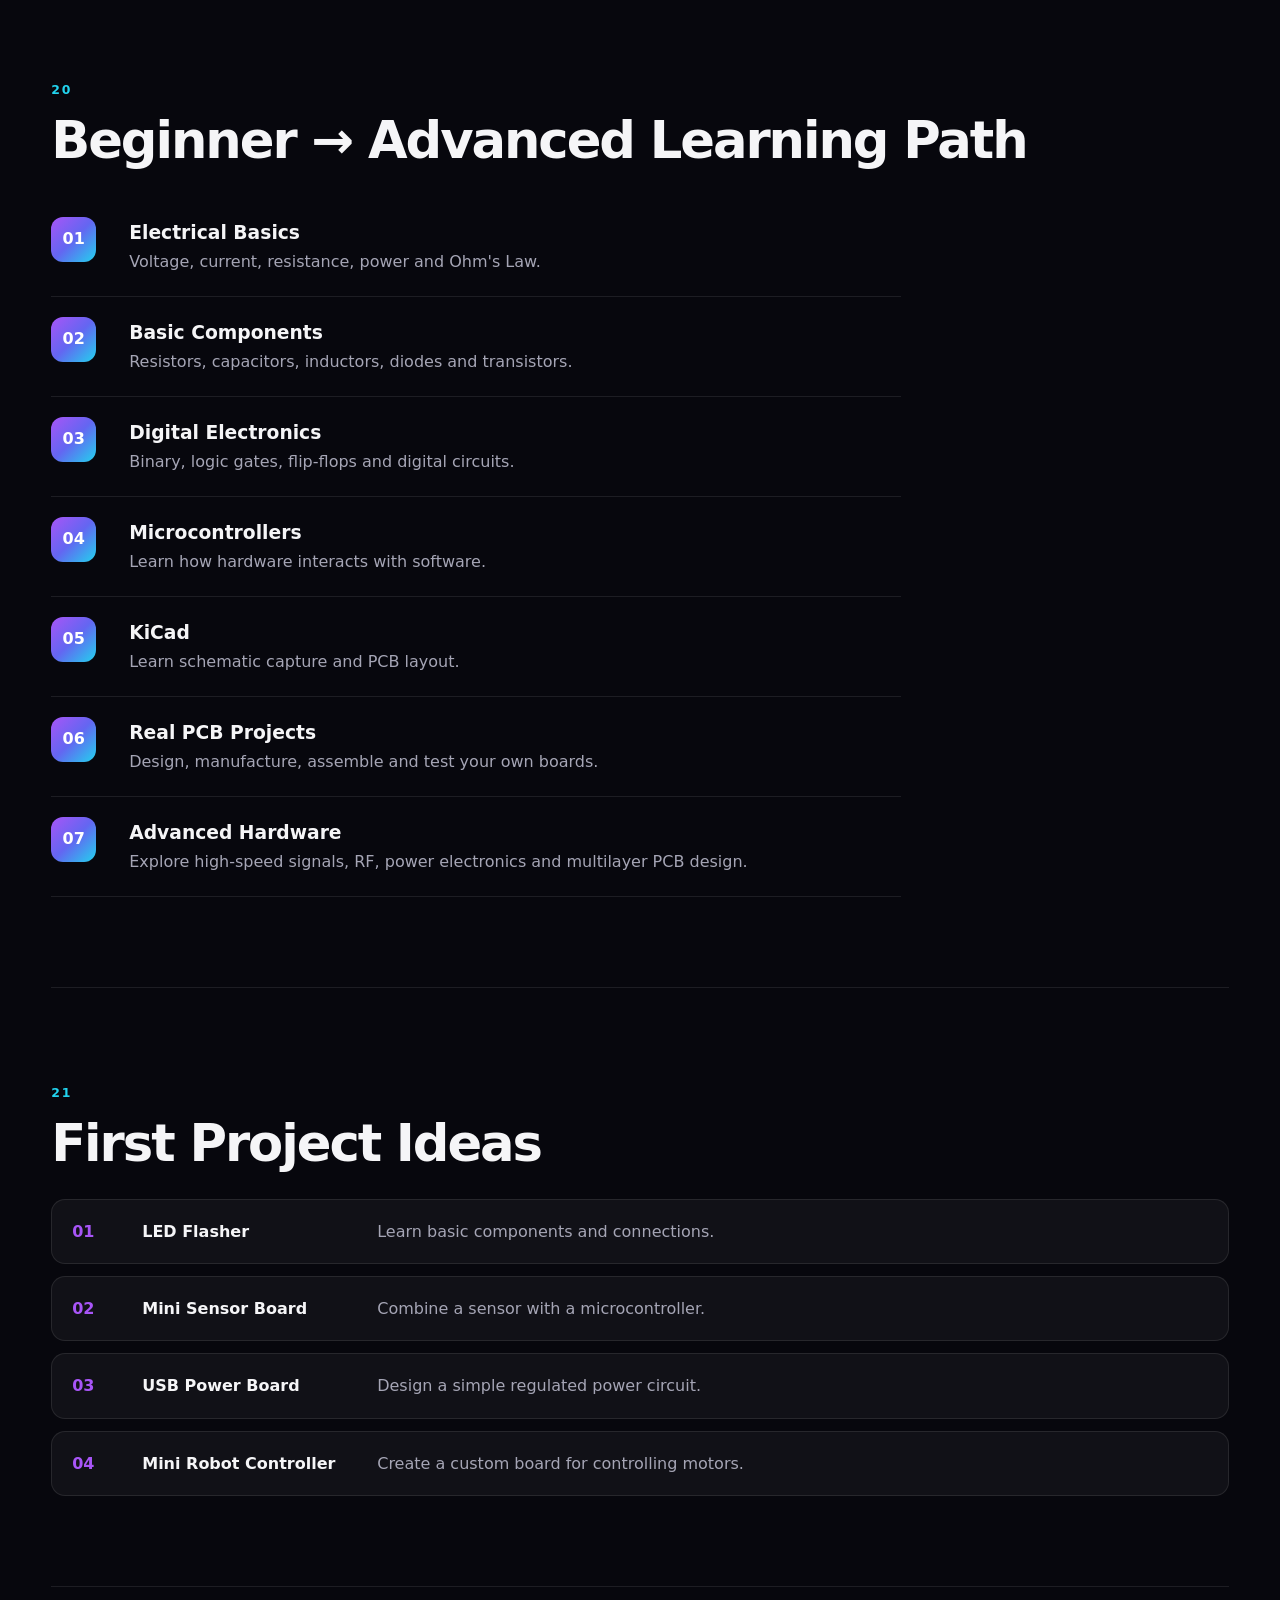
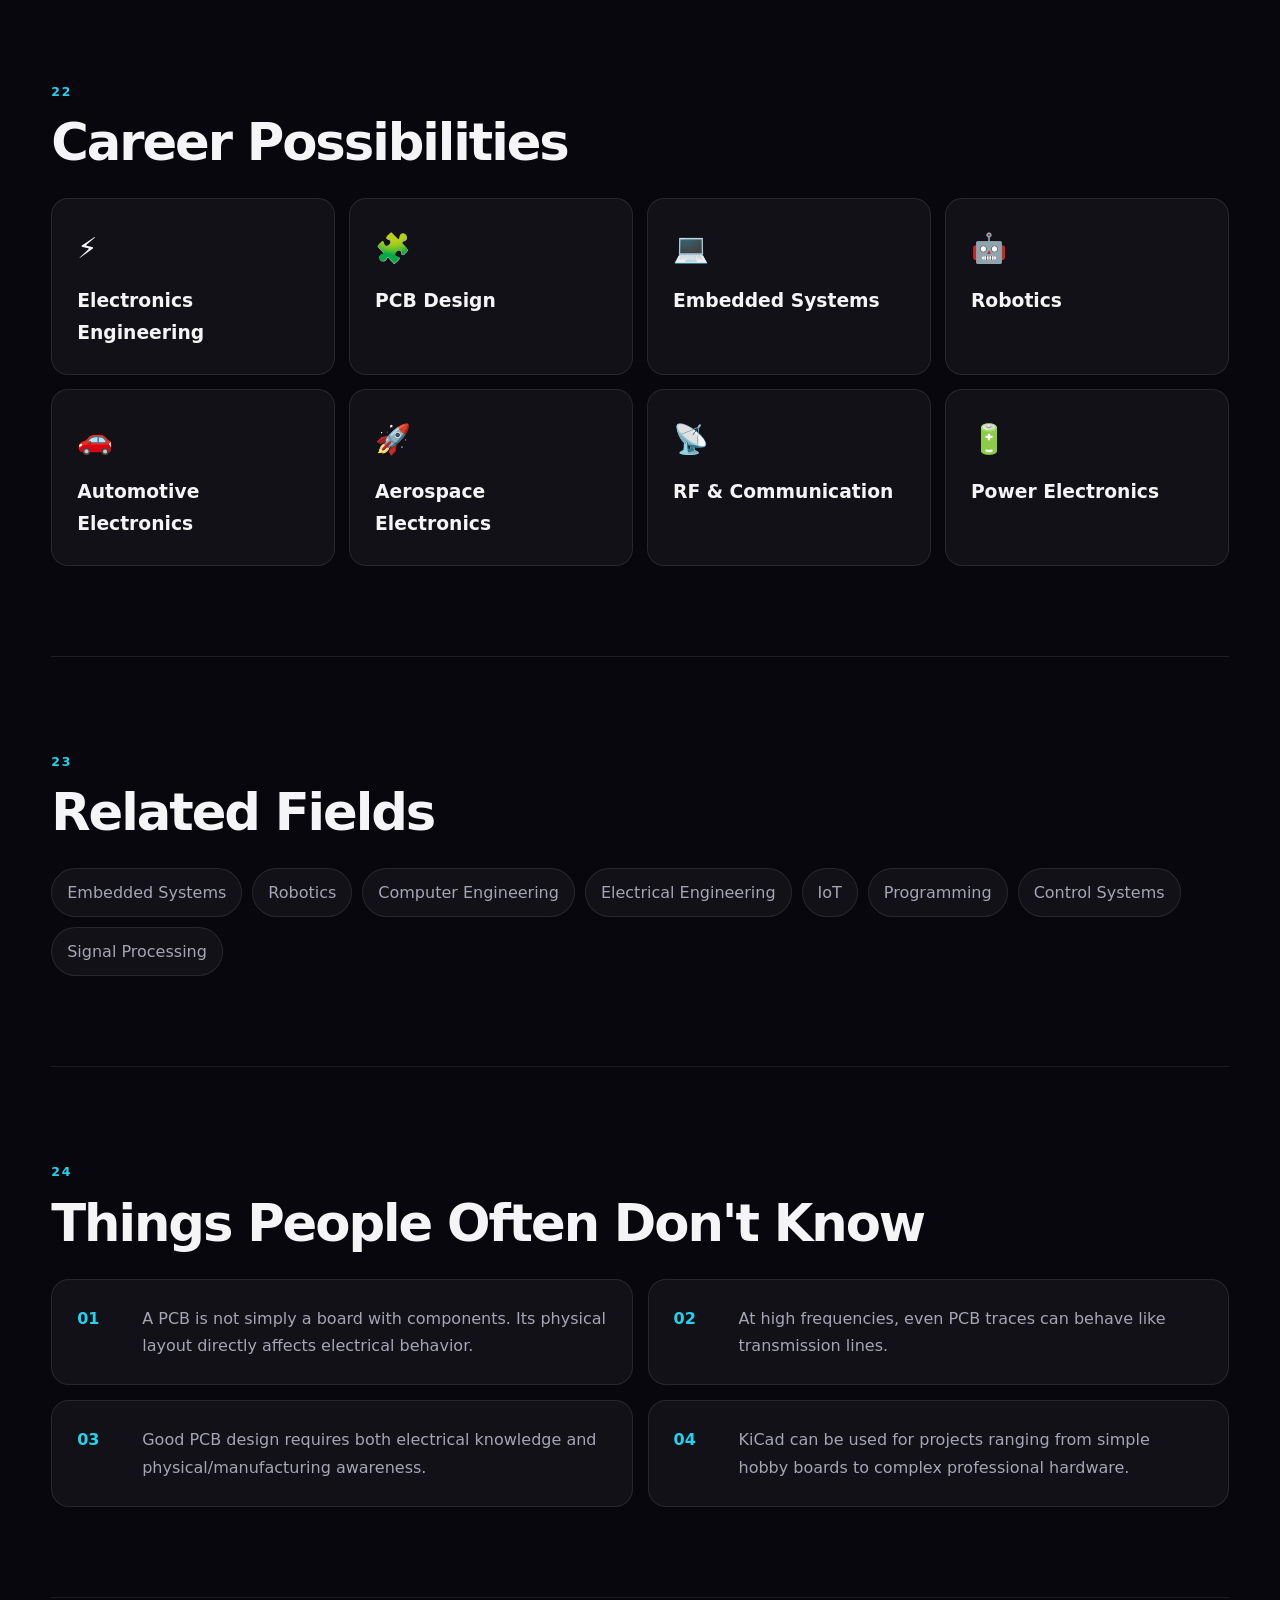
<file: html/kicad.html>
<!DOCTYPE html>
<html lang="en">
<head>
    <meta charset="UTF-8">
    <meta name="viewport" content="width=device-width, initial-scale=1.0">
<title>Electronics & PCB Design with KiCad — Open-Source EDA | OpenField</title>
<meta name="description"
    content="Explore electronics and PCB design with KiCad, a free and open-source EDA suite for circuit design, schematic capture, PCB layout, simulation and hardware projects."
>
    
    

    <link rel="stylesheet" href="../css/kicad.css">
</head>

<body>

    <!-- Reading Progress -->
    <div class="progress-bar" id="progressBar"></div>

    <!-- Header -->
    <header class="header">
        <div class="nav-container">

            <a href="ollama.html" class="logo">
                <span class="logo-icon">⚡</span>
                OpenField
            </a>

            <nav class="nav">
                <a href="ollama.html">← Local AI</a>
                <a href="education.html">🎓 Learning Hub</a>
                <a href="#explore">Explore</a>
            </nav>

            <button class="theme-btn" id="themeBtn" aria-label="Toggle theme">
                ☀️
            </button>

        </div>
    </header>


    <!-- Hero -->
    <section class="hero">

        <div class="hero-content">

            <div class="badge">
                ⚡ Electronics & PCB Design
            </div>

            <h1>
                Turn electronic ideas into
                <span>real hardware.</span>
            </h1>

            <p class="hero-subtitle">
                Design circuits, create PCBs, simulate electronics,
                and build physical devices using free and open-source tools.
            </p>

            <div class="hero-actions">
                <a href="#learn" class="btn primary">Start Learning</a>
                <a href="#tools" class="btn secondary">Explore Tools</a>
            </div>

        </div>

        <div class="hero-orb orb-one"></div>
        <div class="hero-orb orb-two"></div>

    </section>


    <main class="container">

        <!-- What is this field -->
        <section class="section reveal">

            <span class="section-number">01</span>

            <h2>What Is Electronics & PCB Design?</h2>

            <p>
                Electronics is the field of designing and working with circuits,
                components, signals, sensors, microcontrollers, and electronic
                systems.
            </p>

            <p>
                PCB design is the process of turning an electronic circuit
                schematic into a physical circuit board that connects all
                components together.
            </p>

            <div class="highlight">
                <strong>Simple idea:</strong>
                You first design how the circuit should work,
                then design how the physical board should be arranged.
            </div>

        </section>


        <!-- Why it matters -->
        <section class="section reveal">

            <span class="section-number">02</span>

            <h2>Why Does This Field Matter?</h2>

            <div class="cards">

                <div class="card">
                    <div class="card-icon">📱</div>
                    <h3>Everyday Technology</h3>
                    <p>
                        Phones, computers, watches, routers, cars and appliances
                        all depend on electronic circuits.
                    </p>
                </div>

                <div class="card">
                    <div class="card-icon">🤖</div>
                    <h3>Robotics</h3>
                    <p>
                        Robots need controllers, sensors, motors and communication
                        circuits.
                    </p>
                </div>

                <div class="card">
                    <div class="card-icon">🚀</div>
                    <h3>Aerospace</h3>
                    <p>
                        Spacecraft, satellites and rockets use specialized
                        electronic systems.
                    </p>
                </div>

                <div class="card">
                    <div class="card-icon">🏭</div>
                    <h3>Industry</h3>
                    <p>
                        Industrial machines rely on electronic control systems,
                        sensors and embedded hardware.
                    </p>
                </div>

            </div>

        </section>


        <!-- What can you do -->
        <section class="section reveal">

            <span class="section-number">03</span>

            <h2>What Can You Do With Electronics?</h2>

            <div class="feature-grid">

                <div class="feature">
                    <span>🔌</span>
                    <h3>Design Circuits</h3>
                    <p>Create and analyze electronic circuits.</p>
                </div>

                <div class="feature">
                    <span>🧩</span>
                    <h3>Design PCBs</h3>
                    <p>Turn circuit diagrams into physical boards.</p>
                </div>

                <div class="feature">
                    <span>🌡️</span>
                    <h3>Build Sensors</h3>
                    <p>Measure temperature, light, motion and other signals.</p>
                </div>

                <div class="feature">
                    <span>🤖</span>
                    <h3>Build Robots</h3>
                    <p>Create control boards for robots and machines.</p>
                </div>

                <div class="feature">
                    <span>💡</span>
                    <h3>Prototype Devices</h3>
                    <p>Transform ideas into working electronic prototypes.</p>
                </div>

                <div class="feature">
                    <span>⚙️</span>
                    <h3>Develop Embedded Systems</h3>
                    <p>Combine hardware with microcontrollers and software.</p>
                </div>

            </div>

        </section>


        <!-- Applications -->
        <section class="section reveal">

            <span class="section-number">04</span>

            <h2>Real-World Applications</h2>

            <div class="application-list">

                <div>
                    <strong>Consumer Electronics</strong>
                    <span>Smartphones, laptops, headphones and smart devices</span>
                </div>

                <div>
                    <strong>Automotive</strong>
                    <span>Vehicle control systems, sensors and electric vehicles</span>
                </div>

                <div>
                    <strong>Medical Devices</strong>
                    <span>Monitoring equipment and diagnostic electronics</span>
                </div>

                <div>
                    <strong>Robotics</strong>
                    <span>Motor controllers, sensors and robot control boards</span>
                </div>

                <div>
                    <strong>IoT</strong>
                    <span>Connected sensors and smart devices</span>
                </div>

                <div>
                    <strong>Aerospace</strong>
                    <span>Flight computers, communication and instrumentation</span>
                </div>

            </div>

        </section>


        <!-- People -->
        <section class="section reveal">

            <span class="section-number">05</span>

            <h2>Who Works In This Field?</h2>

            <div class="cards">

                <div class="card">
                    <h3>Electronics Engineer</h3>
                    <p>Designs electronic circuits and hardware systems.</p>
                </div>

                <div class="card">
                    <h3>PCB Designer</h3>
                    <p>Creates the physical layout of electronic circuit boards.</p>
                </div>

                <div class="card">
                    <h3>Embedded Engineer</h3>
                    <p>Combines hardware with software running on embedded devices.</p>
                </div>

                <div class="card">
                    <h3>Hardware Engineer</h3>
                    <p>Develops and tests electronic hardware products.</p>
                </div>

                <div class="card">
                    <h3>Robotics Engineer</h3>
                    <p>Builds electronic and control systems for robots.</p>
                </div>

                <div class="card">
                    <h3>Electrical Engineer</h3>
                    <p>Works with electrical systems, power and electronics.</p>
                </div>

            </div>

        </section>


        <!-- Core Concepts -->
        <section class="section reveal">

            <span class="section-number">06</span>

            <h2>Core Concepts You Should Understand</h2>

            <div class="concept-grid">

                <div class="concept">
                    <b>Voltage</b>
                    <span>Electrical potential difference</span>
                </div>

                <div class="concept">
                    <b>Current</b>
                    <span>Flow of electric charge</span>
                </div>

                <div class="concept">
                    <b>Resistance</b>
                    <span>Opposition to current flow</span>
                </div>

                <div class="concept">
                    <b>Ohm's Law</b>
                    <span>V = IR</span>
                </div>

                <div class="concept">
                    <b>Capacitance</b>
                    <span>Ability to store electrical energy</span>
                </div>

                <div class="concept">
                    <b>Inductance</b>
                    <span>Property associated with magnetic fields</span>
                </div>

                <div class="concept">
                    <b>Diodes</b>
                    <span>Components that control current direction</span>
                </div>

                <div class="concept">
                    <b>Transistors</b>
                    <span>Used for switching and amplification</span>
                </div>

                <div class="concept">
                    <b>Digital Logic</b>
                    <span>Logic gates and binary signals</span>
                </div>

                <div class="concept">
                    <b>Microcontrollers</b>
                    <span>Small computers used inside electronic devices</span>
                </div>

            </div>

        </section>


        <!-- Tools -->
        <section class="section reveal" id="tools">

            <span class="section-number">07</span>

            <h2>Best Free & Open-Source Tools</h2>

            <div class="tool-grid">

                <div class="tool-card featured-tool">

                    <div class="tool-top">
                        <span class="tool-logo">K</span>

                        <div>
                            <h3>KiCad</h3>
                            <p>Electronic Design Automation</p>
                        </div>
                    </div>

                    <p>
                        A powerful open-source suite for schematic capture,
                        PCB layout, design rules, 3D visualization and
                        electronics development.
                    </p>

                    <span class="tag">Featured</span>

                </div>


                <div class="tool-card">

                    <div class="tool-top">
                        <span class="tool-logo">🧪</span>

                        <div>
                            <h3>ngspice</h3>
                            <p>Circuit Simulation</p>
                        </div>
                    </div>

                    <p>
                        Open-source circuit simulator used to analyze
                        electronic circuits.
                    </p>

                </div>


                <div class="tool-card">

                    <div class="tool-top">
                        <span class="tool-logo">🖥️</span>

                        <div>
                            <h3>Qucs-S</h3>
                            <p>Circuit Simulation</p>
                        </div>
                    </div>

                    <p>
                        A graphical circuit simulator that can work with
                        SPICE-based simulation engines.
                    </p>

                </div>

            </div>

        </section>


        <!-- Featured Tool -->
        <section class="section reveal">

            <span class="section-number">08</span>

            <div class="featured">

                <div class="featured-label">
                    ⭐ FEATURED TOOL
                </div>

                <h2>KiCad</h2>

                <p class="large-text">
                    An open-source Electronic Design Automation suite
                    for designing complete electronic hardware.
                </p>

                <div class="kicad-features">

                    <div>
                        <span>01</span>
                        <h3>Schematic Capture</h3>
                        <p>
                            Draw the logical circuit and connect electronic
                            components together.
                        </p>
                    </div>

                    <div>
                        <span>02</span>
                        <h3>PCB Layout</h3>
                        <p>
                            Arrange components and create copper traces
                            on the physical circuit board.
                        </p>
                    </div>

                    <div>
                        <span>03</span>
                        <h3>3D Viewer</h3>
                        <p>
                            Inspect how the completed PCB can look
                            in three dimensions.
                        </p>
                    </div>

                    <div>
                        <span>04</span>
                        <h3>Design Rules</h3>
                        <p>
                            Check whether your PCB layout follows
                            important manufacturing constraints.
                        </p>
                    </div>

                </div>

            </div>

        </section>


        <!-- How it works -->
        <section class="section reveal">

            <span class="section-number">09</span>

            <h2>How Does PCB Design Work?</h2>

            <div class="timeline">

                <div class="timeline-item">
                    <span>01</span>
                    <div>
                        <h3>Idea</h3>
                        <p>Decide what your electronic device should do.</p>
                    </div>
                </div>

                <div class="timeline-item">
                    <span>02</span>
                    <div>
                        <h3>Schematic</h3>
                        <p>Draw the circuit and connect the components.</p>
                    </div>
                </div>

                <div class="timeline-item">
                    <span>03</span>
                    <div>
                        <h3>Component Selection</h3>
                        <p>Select appropriate resistors, ICs, connectors and other parts.</p>
                    </div>
                </div>

                <div class="timeline-item">
                    <span>04</span>
                    <div>
                        <h3>PCB Layout</h3>
                        <p>Place components and route electrical connections.</p>
                    </div>
                </div>

                <div class="timeline-item">
                    <span>05</span>
                    <div>
                        <h3>Design Check</h3>
                        <p>Run electrical and design-rule checks.</p>
                    </div>
                </div>

                <div class="timeline-item">
                    <span>06</span>
                    <div>
                        <h3>Manufacturing</h3>
                        <p>Generate manufacturing files and produce the PCB.</p>
                    </div>
                </div>

                <div class="timeline-item">
                    <span>07</span>
                    <div>
                        <h3>Assembly & Testing</h3>
                        <p>Install components and test the final hardware.</p>
                    </div>
                </div>

            </div>

        </section>


        <!-- What exactly KiCad does -->
        <section class="section reveal">

            <span class="section-number">10</span>

            <h2>What Exactly Does KiCad Do?</h2>

            <p>
                KiCad connects the logical and physical sides of electronics
                design.
            </p>

            <div class="two-column">

                <div class="info-box">
                    <h3>Before PCB Design</h3>
                    <ul>
                        <li>Draw schematics</li>
                        <li>Choose components</li>
                        <li>Connect electrical nets</li>
                        <li>Check electrical rules</li>
                    </ul>
                </div>

                <div class="info-box">
                    <h3>During PCB Design</h3>
                    <ul>
                        <li>Place components</li>
                        <li>Route traces</li>
                        <li>Create board shapes</li>
                        <li>Check design rules</li>
                    </ul>
                </div>

            </div>

        </section>


        <!-- Projects -->
        <section class="section reveal">

            <span class="section-number">11</span>

            <h2>What Can You Build?</h2>

            <div class="project-grid">

                <div class="project">
                    <span>💡</span>
                    <h3>LED Controller</h3>
                    <p>A beginner PCB controlling LEDs.</p>
                </div>

                <div class="project">
                    <span>🌡️</span>
                    <h3>Temperature Sensor</h3>
                    <p>A board that measures temperature.</p>
                </div>

                <div class="project">
                    <span>🔋</span>
                    <h3>Battery Monitor</h3>
                    <p>A circuit for monitoring battery voltage.</p>
                </div>

                <div class="project">
                    <span>🤖</span>
                    <h3>Robot Controller</h3>
                    <p>A custom control board for a small robot.</p>
                </div>

                <div class="project">
                    <span>📡</span>
                    <h3>IoT Device</h3>
                    <p>A sensor board connected to a network.</p>
                </div>

                <div class="project">
                    <span>🎛️</span>
                    <h3>Audio Circuit</h3>
                    <p>A simple amplifier or audio processing board.</p>
                </div>

            </div>

        </section>


        <!-- Real world examples -->
        <section class="section reveal">

            <span class="section-number">12</span>

            <h2>Real-World Examples</h2>

            <div class="example-table">

                <div class="table-row table-head">
                    <span>System</span>
                    <span>Electronics Used</span>
                </div>

                <div class="table-row">
                    <span>Smartphone</span>
                    <span>Processors, sensors, power circuits, RF electronics</span>
                </div>

                <div class="table-row">
                    <span>Drone</span>
                    <span>Flight controller, sensors, motor controllers</span>
                </div>

                <div class="table-row">
                    <span>Car</span>
                    <span>ECUs, sensors, communication systems</span>
                </div>

                <div class="table-row">
                    <span>Satellite</span>
                    <span>Communication, power and control electronics</span>
                </div>

                <div class="table-row">
                    <span>Robot</span>
                    <span>Microcontrollers, sensors and motor drivers</span>
                </div>

            </div>

        </section>


        <!-- Difficulty -->
        <section class="section reveal">

            <span class="section-number">13</span>

            <h2>Difficulty Level</h2>

            <div class="difficulty">

                <div class="difficulty-level active">
                    <span>🟢</span>
                    <strong>Beginner</strong>
                    <p>
                        Basic circuits, resistors, LEDs and simple schematics.
                    </p>
                </div>

                <div class="difficulty-level">
                    <span>🟡</span>
                    <strong>Intermediate</strong>
                    <p>
                        Microcontrollers, sensors, PCB routing and debugging.
                    </p>
                </div>

                <div class="difficulty-level">
                    <span>🔴</span>
                    <strong>Advanced</strong>
                    <p>
                        High-speed signals, RF, power electronics and complex
                        multilayer boards.
                    </p>
                </div>

            </div>

        </section>


        <!-- Hardware -->
        <section class="section reveal">

            <span class="section-number">14</span>

            <h2>Hardware Requirements</h2>

            <div class="spec-grid">

                <div class="spec">
                    <span>💻</span>
                    <b>Computer</b>
                    <p>Windows, Linux or macOS computer.</p>
                </div>

                <div class="spec">
                    <span>🧠</span>
                    <b>RAM</b>
                    <p>4 GB can work for basic designs; 8 GB+ is more comfortable.</p>
                </div>

                <div class="spec">
                    <span>💾</span>
                    <b>Storage</b>
                    <p>Enough free space for software, libraries and projects.</p>
                </div>

                <div class="spec">
                    <span>🔧</span>
                    <b>Optional Hardware</b>
                    <p>Breadboard, multimeter and components for physical projects.</p>
                </div>

            </div>

        </section>


        <!-- OS -->
        <section class="section reveal">

            <span class="section-number">15</span>

            <h2>Operating-System Support</h2>

            <div class="os-grid">

                <div>🪟 <strong>Windows</strong></div>
                <div>🐧 <strong>Linux</strong></div>
                <div>🍎 <strong>macOS</strong></div>

            </div>

        </section>


        <!-- Advantages -->
        <section class="section reveal">

            <span class="section-number">16</span>

            <h2>Advantages</h2>

            <div class="pros-cons">

                <div class="pros">

                    <h3>✓ Advantages</h3>

                    <ul>
                        <li>Free and open source</li>
                        <li>Professional PCB design capabilities</li>
                        <li>Cross-platform</li>
                        <li>Large component libraries</li>
                        <li>3D PCB visualization</li>
                        <li>Strong community</li>
                        <li>Suitable for hobbyists and professionals</li>
                    </ul>

                </div>


                <div class="cons">

                    <h3>⚠ Limitations</h3>

                    <ul>
                        <li>Learning electronics takes time</li>
                        <li>Advanced PCB design can become complex</li>
                        <li>Component libraries sometimes need verification</li>
                        <li>Physical manufacturing costs money</li>
                        <li>High-speed designs require deeper knowledge</li>
                    </ul>

                </div>

            </div>

        </section>


        <!-- Comparison -->
        <section class="section reveal">

            <span class="section-number">17</span>

            <h2>Tool Comparison</h2>

            <div class="comparison-wrapper">

                <table>

                    <thead>
                        <tr>
                            <th>Tool</th>
                            <th>Main Purpose</th>
                            <th>Open Source</th>
                            <th>Best For</th>
                        </tr>
                    </thead>

                    <tbody>

                        <tr>
                            <td><strong>KiCad</strong></td>
                            <td>Schematic + PCB</td>
                            <td>✓</td>
                            <td>Complete PCB design</td>
                        </tr>

                        <tr>
                            <td><strong>ngspice</strong></td>
                            <td>Circuit simulation</td>
                            <td>✓</td>
                            <td>Circuit analysis</td>
                        </tr>

                        <tr>
                            <td><strong>Qucs-S</strong></td>
                            <td>Circuit simulation</td>
                            <td>✓</td>
                            <td>Graphical simulation</td>
                        </tr>

                    </tbody>

                </table>

            </div>

        </section>


        <!-- Who should use which -->
        <section class="section reveal">

            <span class="section-number">18</span>

            <h2>Who Should Use Which Tool?</h2>

            <div class="choice-grid">

                <div>
                    <h3>🔰 Beginner PCB Designer</h3>
                    <p>
                        Start with <strong>KiCad</strong>.
                        Learn schematic capture first, then PCB layout.
                    </p>
                </div>

                <div>
                    <h3>🧪 Circuit Simulation</h3>
                    <p>
                        Explore <strong>ngspice</strong> for analyzing
                        circuit behavior.
                    </p>
                </div>

                <div>
                    <h3>📊 Visual Simulation</h3>
                    <p>
                        Try <strong>Qucs-S</strong> if you prefer
                        a graphical simulation workflow.
                    </p>
                </div>

            </div>

        </section>


        <!-- Learning -->
        <section class="section reveal" id="learn">

            <span class="section-number">19</span>

            <h2>🎓 LEARN THIS FIELD</h2>

            <div class="learning-cards">

                <div class="learning-card">

                    <span class="learning-icon">🥇</span>

                    <h3>Best Starting Point</h3>

                    <a href="https://www.youtube.com/@EngineeringFunda" target="_blank">
                        Engineering Funda
                    </a>

                    <p>→ Best for beginners</p>

                </div>


                <div class="learning-card">

                    <span class="learning-icon">🔬</span>

                    <h3>Go Deeper</h3>

                    <a href="https://www.youtube.com/@Philslab" target="_blank">
                        Phil's Lab
                    </a>

                    <p>→ More advanced / technical</p>

                </div>


                <div class="learning-card">

                    <span class="learning-icon">🛠️</span>

                    <h3>Practical Learning</h3>

                    <a href="https://www.youtube.com/@ContextualElectronics" target="_blank">
                        Contextual Electronics
                    </a>

                    <p>→ Projects and real-world applications</p>

                </div>

            </div>

        </section>


        <!-- Learning Path -->
        <section class="section reveal">

            <span class="section-number">20</span>

            <h2>Beginner → Advanced Learning Path</h2>

            <div class="path">

                <div class="path-step">
                    <span>01</span>
                    <div>
                        <h3>Electrical Basics</h3>
                        <p>
                            Voltage, current, resistance, power and Ohm's Law.
                        </p>
                    </div>
                </div>

                <div class="path-step">
                    <span>02</span>
                    <div>
                        <h3>Basic Components</h3>
                        <p>
                            Resistors, capacitors, inductors, diodes and transistors.
                        </p>
                    </div>
                </div>

                <div class="path-step">
                    <span>03</span>
                    <div>
                        <h3>Digital Electronics</h3>
                        <p>
                            Binary, logic gates, flip-flops and digital circuits.
                        </p>
                    </div>
                </div>

                <div class="path-step">
                    <span>04</span>
                    <div>
                        <h3>Microcontrollers</h3>
                        <p>
                            Learn how hardware interacts with software.
                        </p>
                    </div>
                </div>

                <div class="path-step">
                    <span>05</span>
                    <div>
                        <h3>KiCad</h3>
                        <p>
                            Learn schematic capture and PCB layout.
                        </p>
                    </div>
                </div>

                <div class="path-step">
                    <span>06</span>
                    <div>
                        <h3>Real PCB Projects</h3>
                        <p>
                            Design, manufacture, assemble and test your own boards.
                        </p>
                    </div>
                </div>

                <div class="path-step">
                    <span>07</span>
                    <div>
                        <h3>Advanced Hardware</h3>
                        <p>
                            Explore high-speed signals, RF, power electronics
                            and multilayer PCB design.
                        </p>
                    </div>
                </div>

            </div>

        </section>


        <!-- First Projects -->
        <section class="section reveal">

            <span class="section-number">21</span>

            <h2>First Project Ideas</h2>

            <div class="project-list">

                <div>
                    <span>01</span>
                    <strong>LED Flasher</strong>
                    <p>Learn basic components and connections.</p>
                </div>

                <div>
                    <span>02</span>
                    <strong>Mini Sensor Board</strong>
                    <p>Combine a sensor with a microcontroller.</p>
                </div>

                <div>
                    <span>03</span>
                    <strong>USB Power Board</strong>
                    <p>Design a simple regulated power circuit.</p>
                </div>

                <div>
                    <span>04</span>
                    <strong>Mini Robot Controller</strong>
                    <p>Create a custom board for controlling motors.</p>
                </div>

            </div>

        </section>


        <!-- Careers -->
        <section class="section reveal">

            <span class="section-number">22</span>

            <h2>Career Possibilities</h2>

            <div class="career-grid">

                <div>
                    <span>⚡</span>
                    <h3>Electronics Engineering</h3>
                </div>

                <div>
                    <span>🧩</span>
                    <h3>PCB Design</h3>
                </div>

                <div>
                    <span>💻</span>
                    <h3>Embedded Systems</h3>
                </div>

                <div>
                    <span>🤖</span>
                    <h3>Robotics</h3>
                </div>

                <div>
                    <span>🚗</span>
                    <h3>Automotive Electronics</h3>
                </div>

                <div>
                    <span>🚀</span>
                    <h3>Aerospace Electronics</h3>
                </div>

                <div>
                    <span>📡</span>
                    <h3>RF & Communication</h3>
                </div>

                <div>
                    <span>🔋</span>
                    <h3>Power Electronics</h3>
                </div>

            </div>

        </section>


        <!-- Related -->
        <section class="section reveal">

            <span class="section-number">23</span>

            <h2>Related Fields</h2>

            <div class="related">

                <span>Embedded Systems</span>
                <span>Robotics</span>
                <span>Computer Engineering</span>
                <span>Electrical Engineering</span>
                <span>IoT</span>
                <span>Programming</span>
                <span>Control Systems</span>
                <span>Signal Processing</span>

            </div>

        </section>


        <!-- Facts -->
        <section class="section reveal">

            <span class="section-number">24</span>

            <h2>Things People Often Don't Know</h2>

            <div class="facts">

                <div>
                    <span>01</span>
                    <p>
                        A PCB is not simply a board with components.
                        Its physical layout directly affects electrical behavior.
                    </p>
                </div>

                <div>
                    <span>02</span>
                    <p>
                        At high frequencies, even PCB traces can behave
                        like transmission lines.
                    </p>
                </div>

                <div>
                    <span>03</span>
                    <p>
                        Good PCB design requires both electrical knowledge
                        and physical/manufacturing awareness.
                    </p>
                </div>

                <div>
                    <span>04</span>
                    <p>
                        KiCad can be used for projects ranging from simple
                        hobby boards to complex professional hardware.
                    </p>
                </div>

            </div>

        </section>


        <!-- FAQ -->
        <section class="section reveal">

            <span class="section-number">25</span>

            <h2>FAQ</h2>

            <div class="faq">

                <div class="faq-item">

                    <button class="faq-question">
                        Is KiCad really free?
                        <span>+</span>
                    </button>

                    <div class="faq-answer">
                        <p>
                            Yes. KiCad is free and open-source software.
                            You can use it to design electronic circuits
                            and PCBs.
                        </p>
                    </div>

                </div>


                <div class="faq-item">

                    <button class="faq-question">
                        Do I need electronics knowledge before learning KiCad?
                        <span>+</span>
                    </button>

                    <div class="faq-answer">
                        <p>
                            You can learn the interface first, but understanding
                            basic electronics will make KiCad much easier to use.
                        </p>
                    </div>

                </div>


                <div class="faq-item">

                    <button class="faq-question">
                        Can KiCad simulate circuits?
                        <span>+</span>
                    </button>

                    <div class="faq-answer">
                        <p>
                            KiCad can integrate with circuit simulation tools,
                            while dedicated SPICE tools such as ngspice are
                            commonly used for detailed simulation.
                        </p>
                    </div>

                </div>


                <div class="faq-item">

                    <button class="faq-question">
                        Can I manufacture a PCB designed in KiCad?
                        <span>+</span>
                    </button>

                    <div class="faq-answer">
                        <p>
                            Yes. KiCad can generate manufacturing files that
                            PCB manufacturers can use to produce your board.
                        </p>
                    </div>

                </div>


                <div class="faq-item">

                    <button class="faq-question">
                        Is PCB design useful for robotics?
                        <span>+</span>
                    </button>

                    <div class="faq-answer">
                        <p>
                            Absolutely. Custom PCBs can combine sensors,
                            microcontrollers, motor drivers, power circuits
                            and communication hardware into one board.
                        </p>
                    </div>

                </div>

            </div>

        </section>


        <!-- Summary -->
        <section class="section reveal">

            <span class="section-number">26</span>

            <h2>Quick Summary</h2>

            <div class="summary">

                <div>
                    <b>Field</b>
                    <span>Electronics & PCB Design</span>
                </div>

                <div>
                    <b>Featured Tool</b>
                    <span>KiCad</span>
                </div>

                <div>
                    <b>License</b>
                    <span>Open Source</span>
                </div>

                <div>
                    <b>Best Starting Point</b>
                    <span>Basic Electronics + KiCad</span>
                </div>

                <div>
                    <b>Difficulty</b>
                    <span>Beginner → Advanced</span>
                </div>

                <div>
                    <b>Best For</b>
                    <span>Hardware, PCB & Electronics Projects</span>
                </div>

            </div>

        </section>


        <!-- Explore -->
        <section class="explore reveal" id="explore">

            <div>

                <span class="section-number">NEXT</span>

                <h2>Explore Next</h2>

                <p>
                    Continue exploring the free and open-source world.
                </p>

            </div>

            <div class="explore-links">

                <a href="ollama.html">← Local AI</a>

                <a href="education.html">🎓 Student Learning Hub</a>

                <a href="editing.html">Multimedia Creation & Editing →</a>

            </div>

        </section>

    </main>


    <!-- Footer -->
    <footer class="footer">

        <div class="footer-inner">

            <div>
                <strong>OpenField</strong>
                <p>
                    Exploring powerful free and open-source tools.
                </p>
            </div>

            <p>Built for curious minds.</p>

        </div>

    </footer>


    <button class="back-top" id="backTop">
        ↑
    </button>


    <script src="../fields/kicad.js"></script>

</body>
</html>
</file>
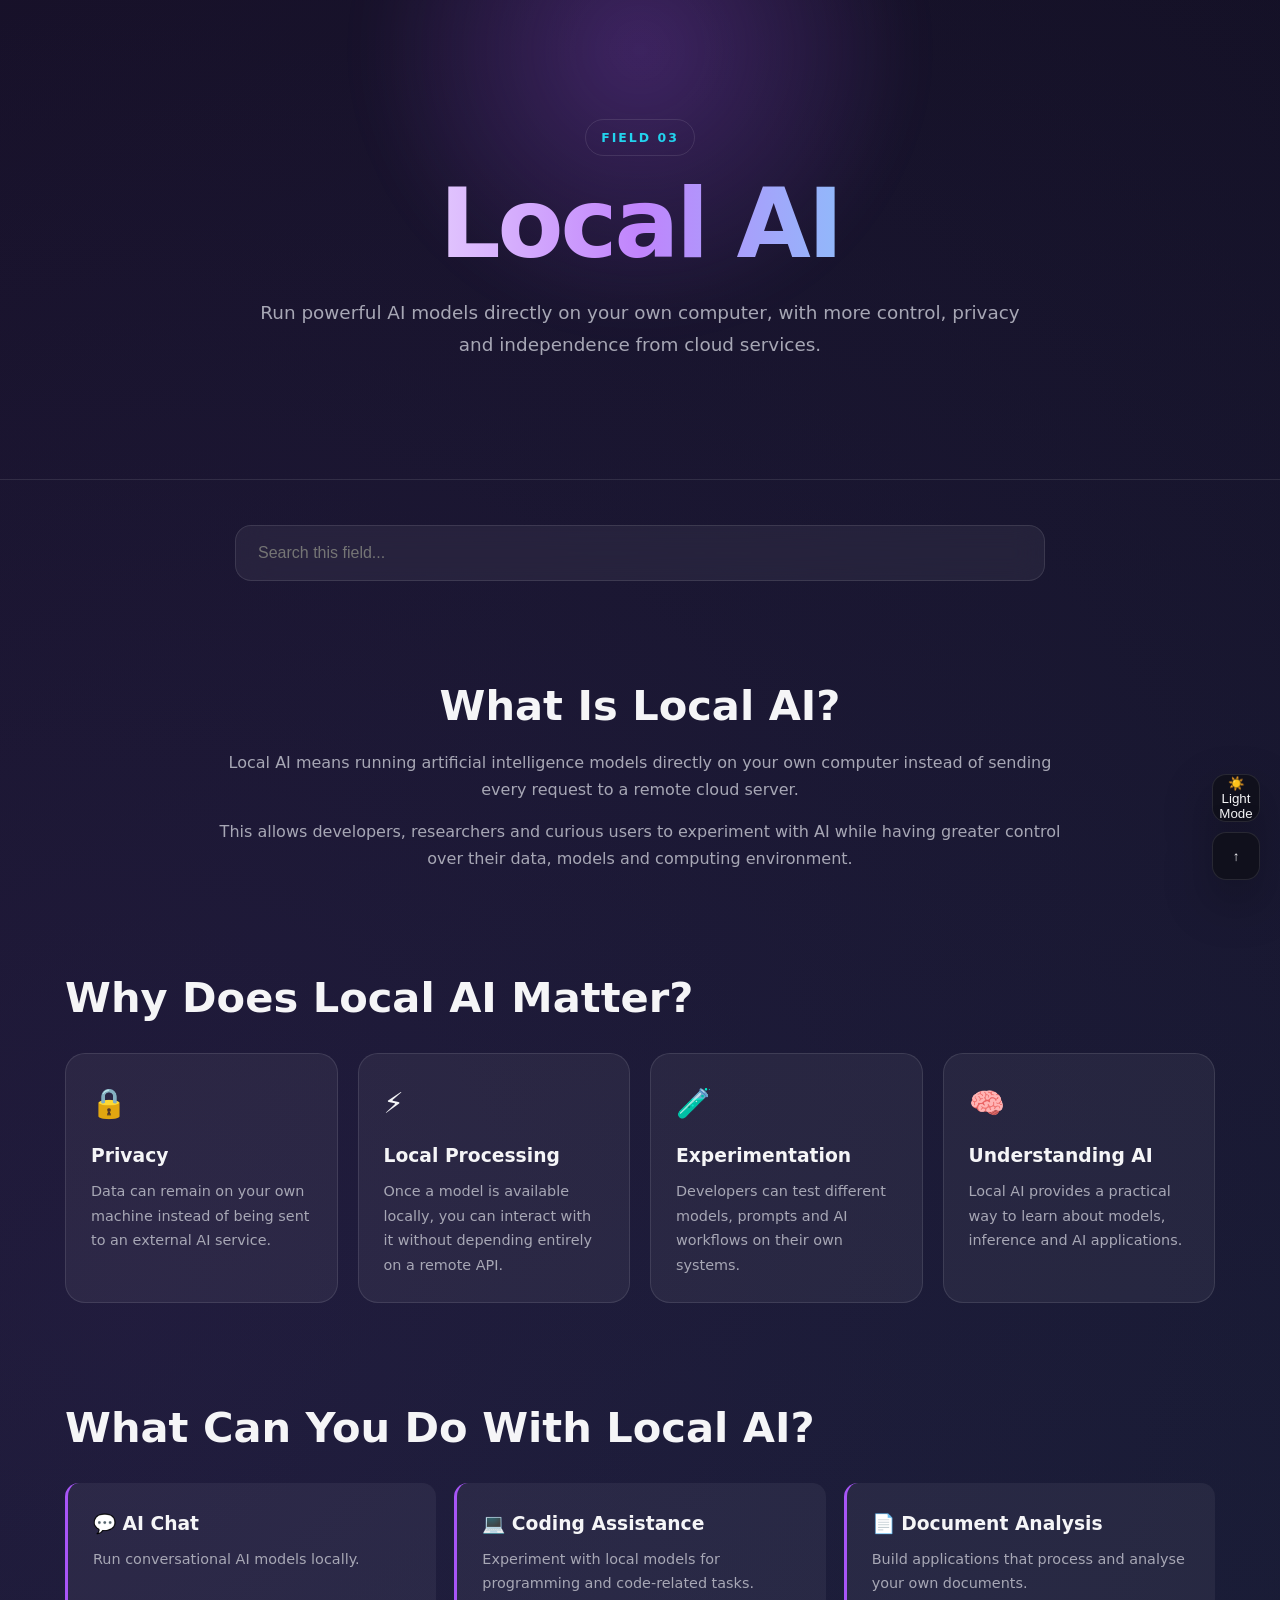
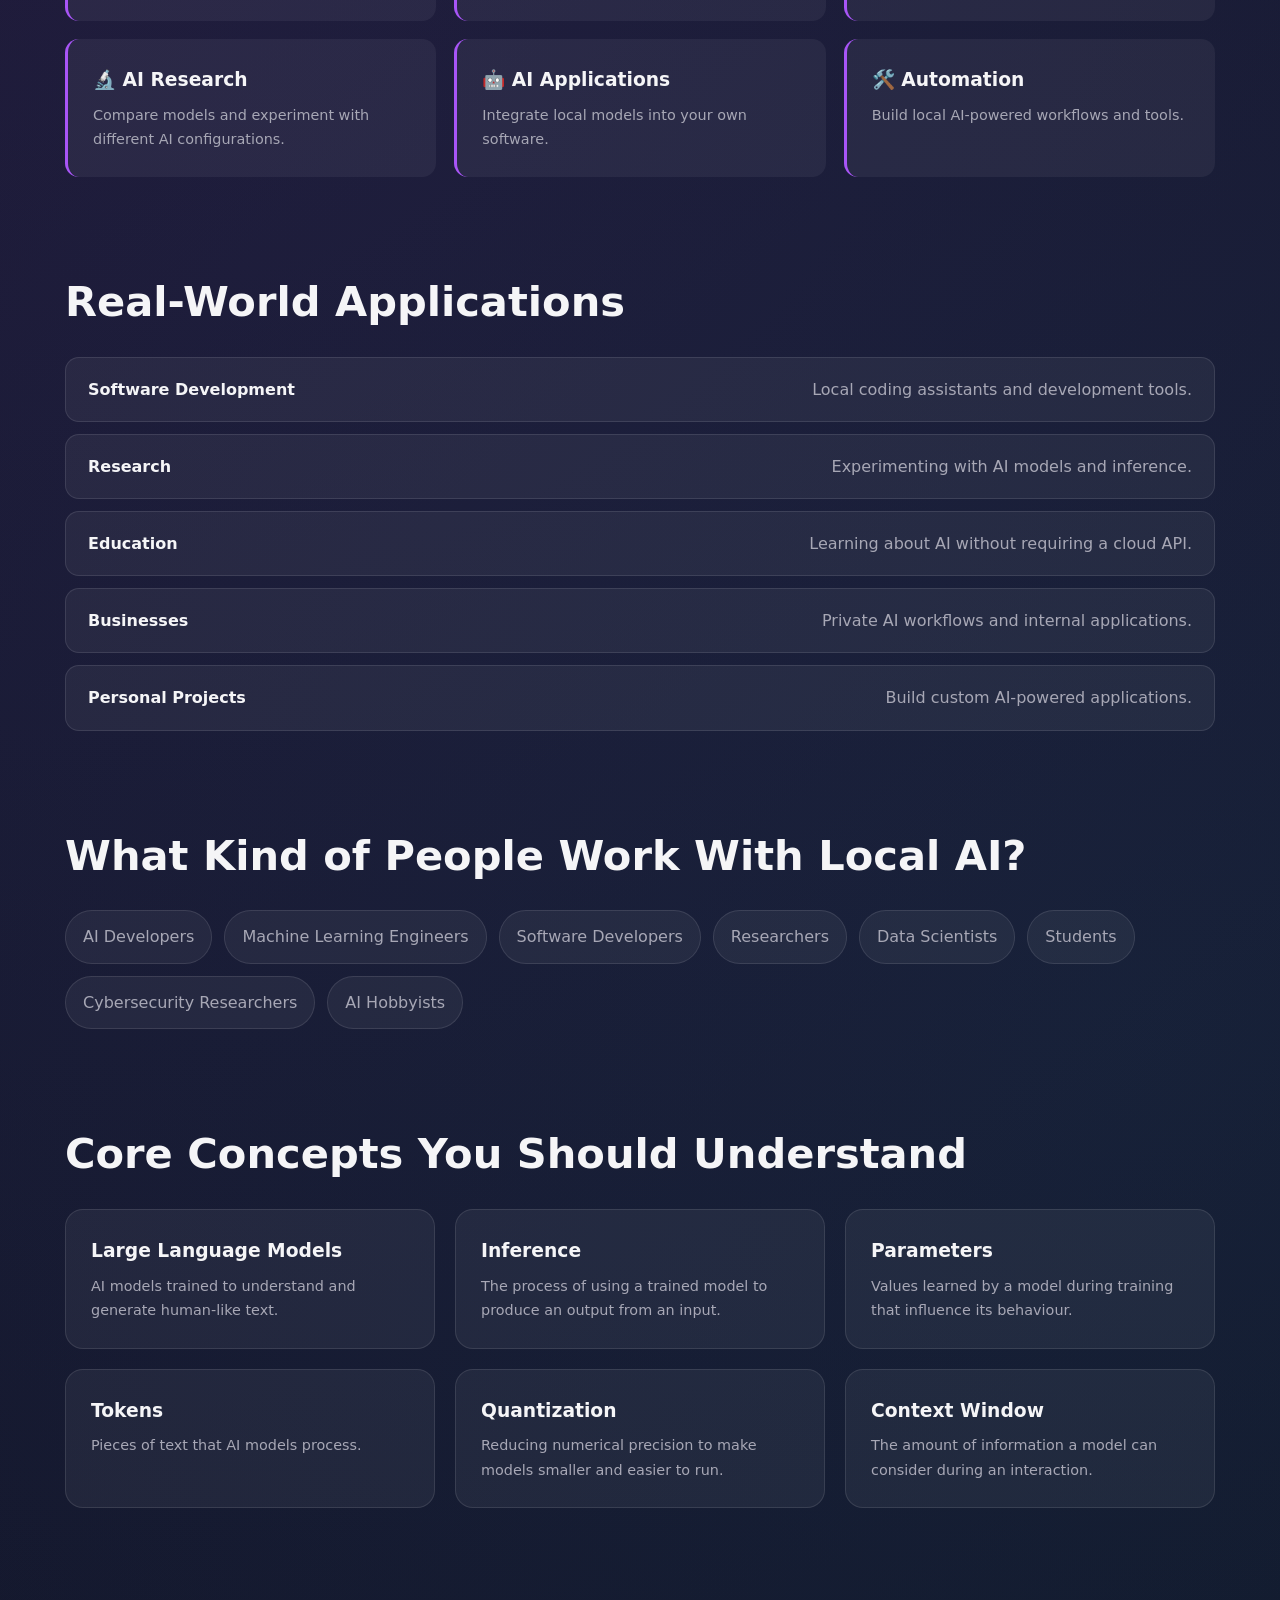
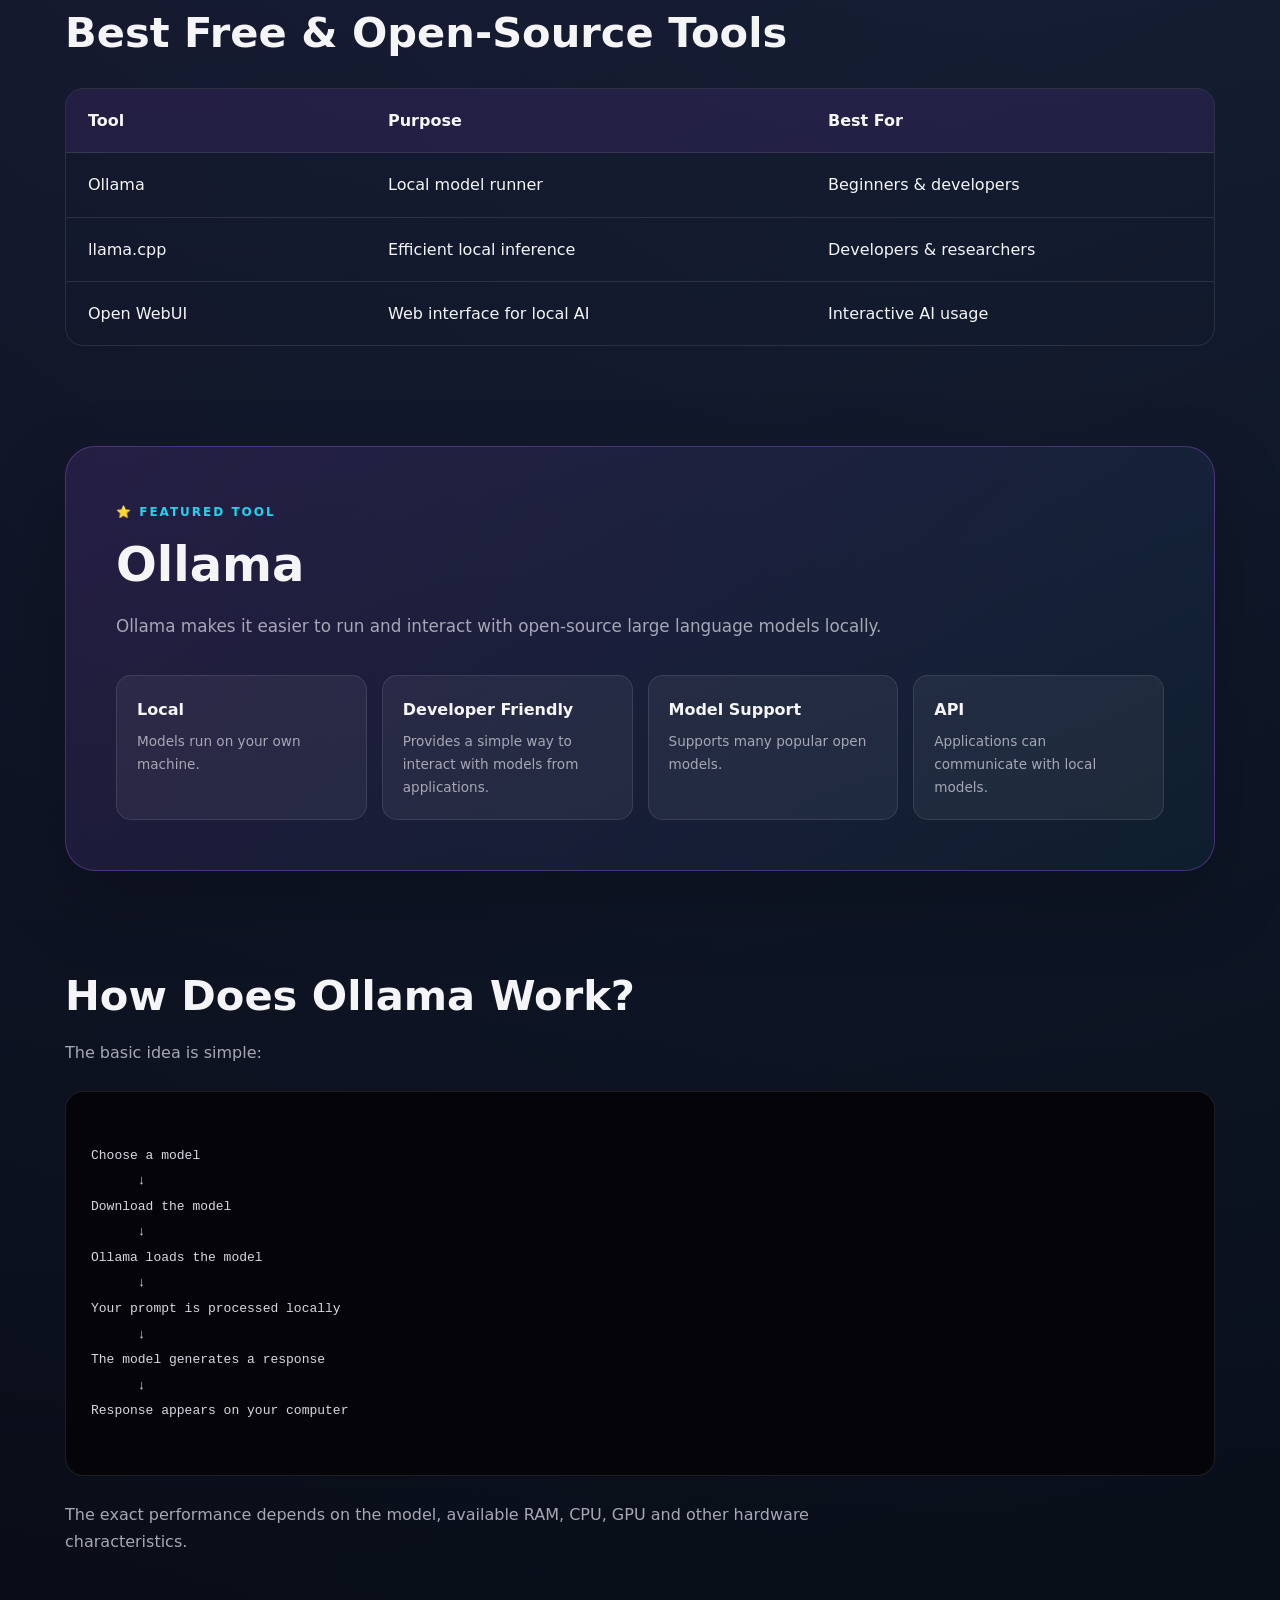
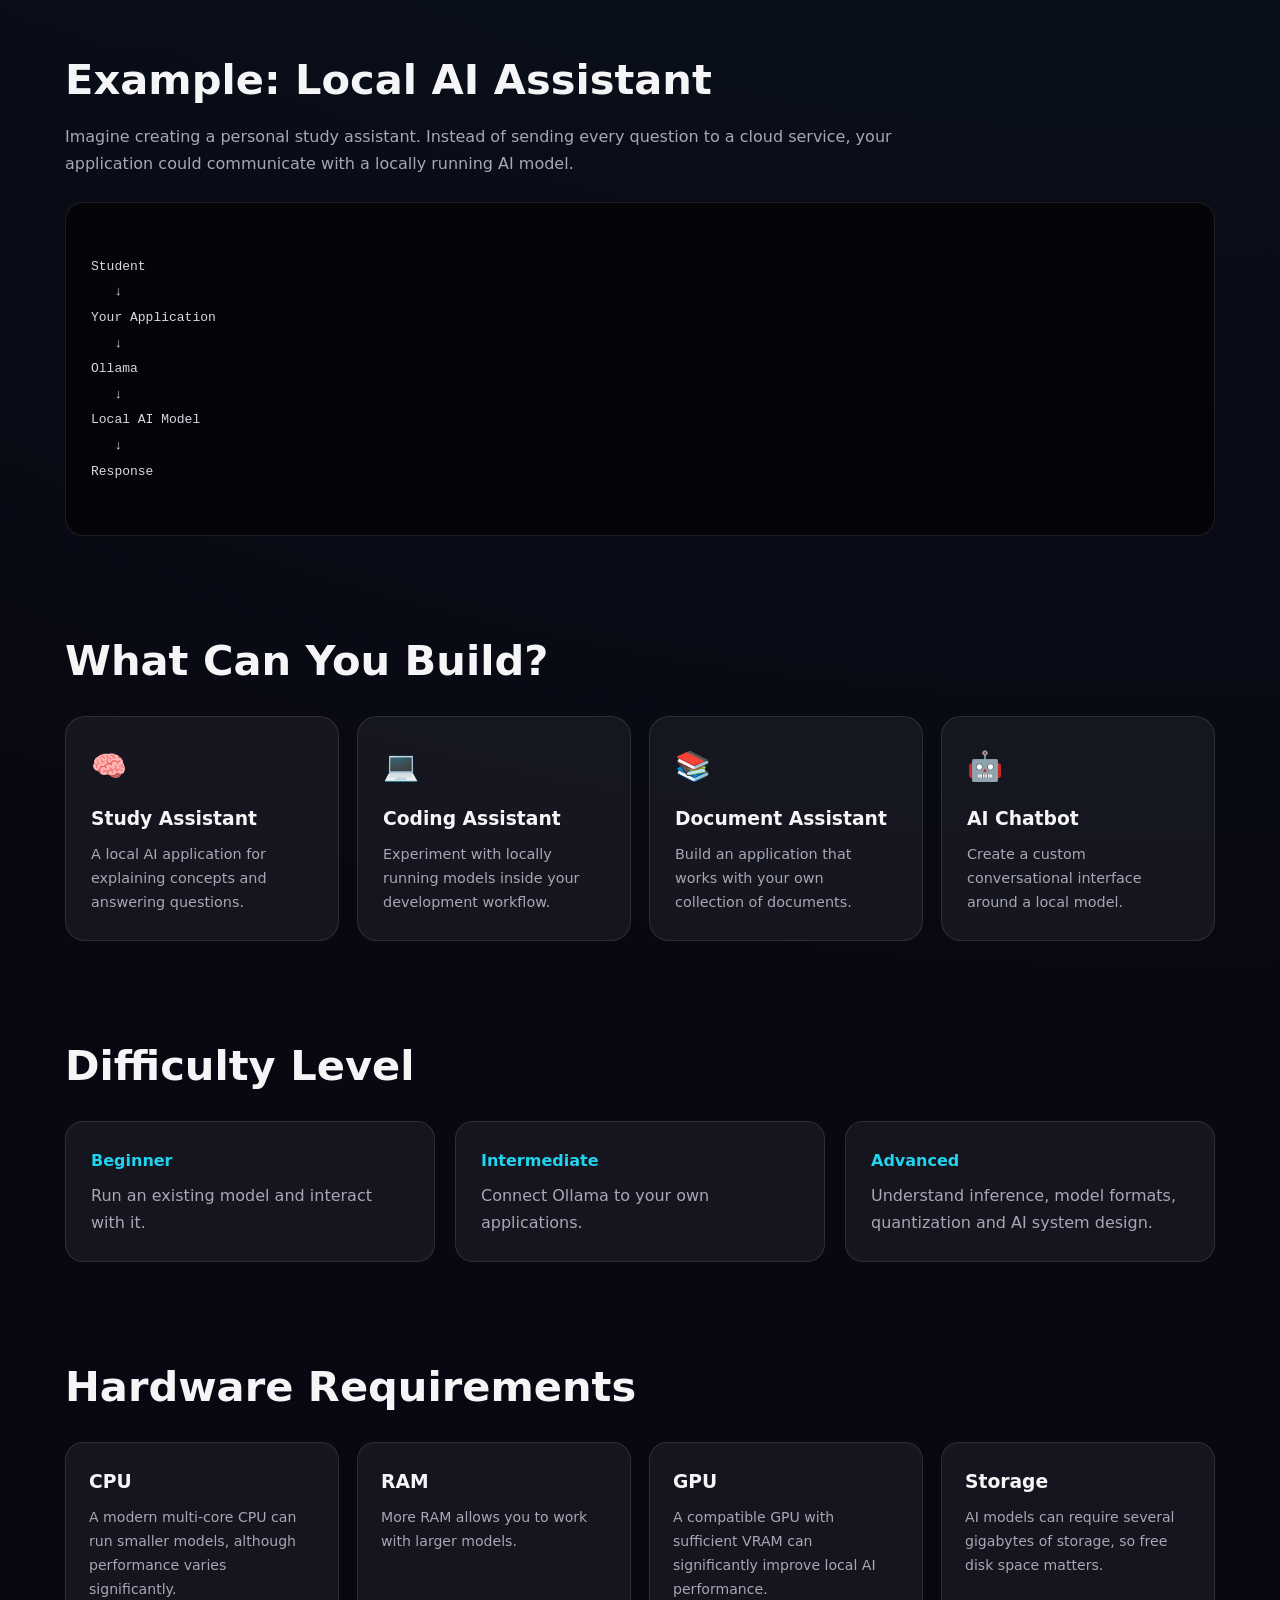
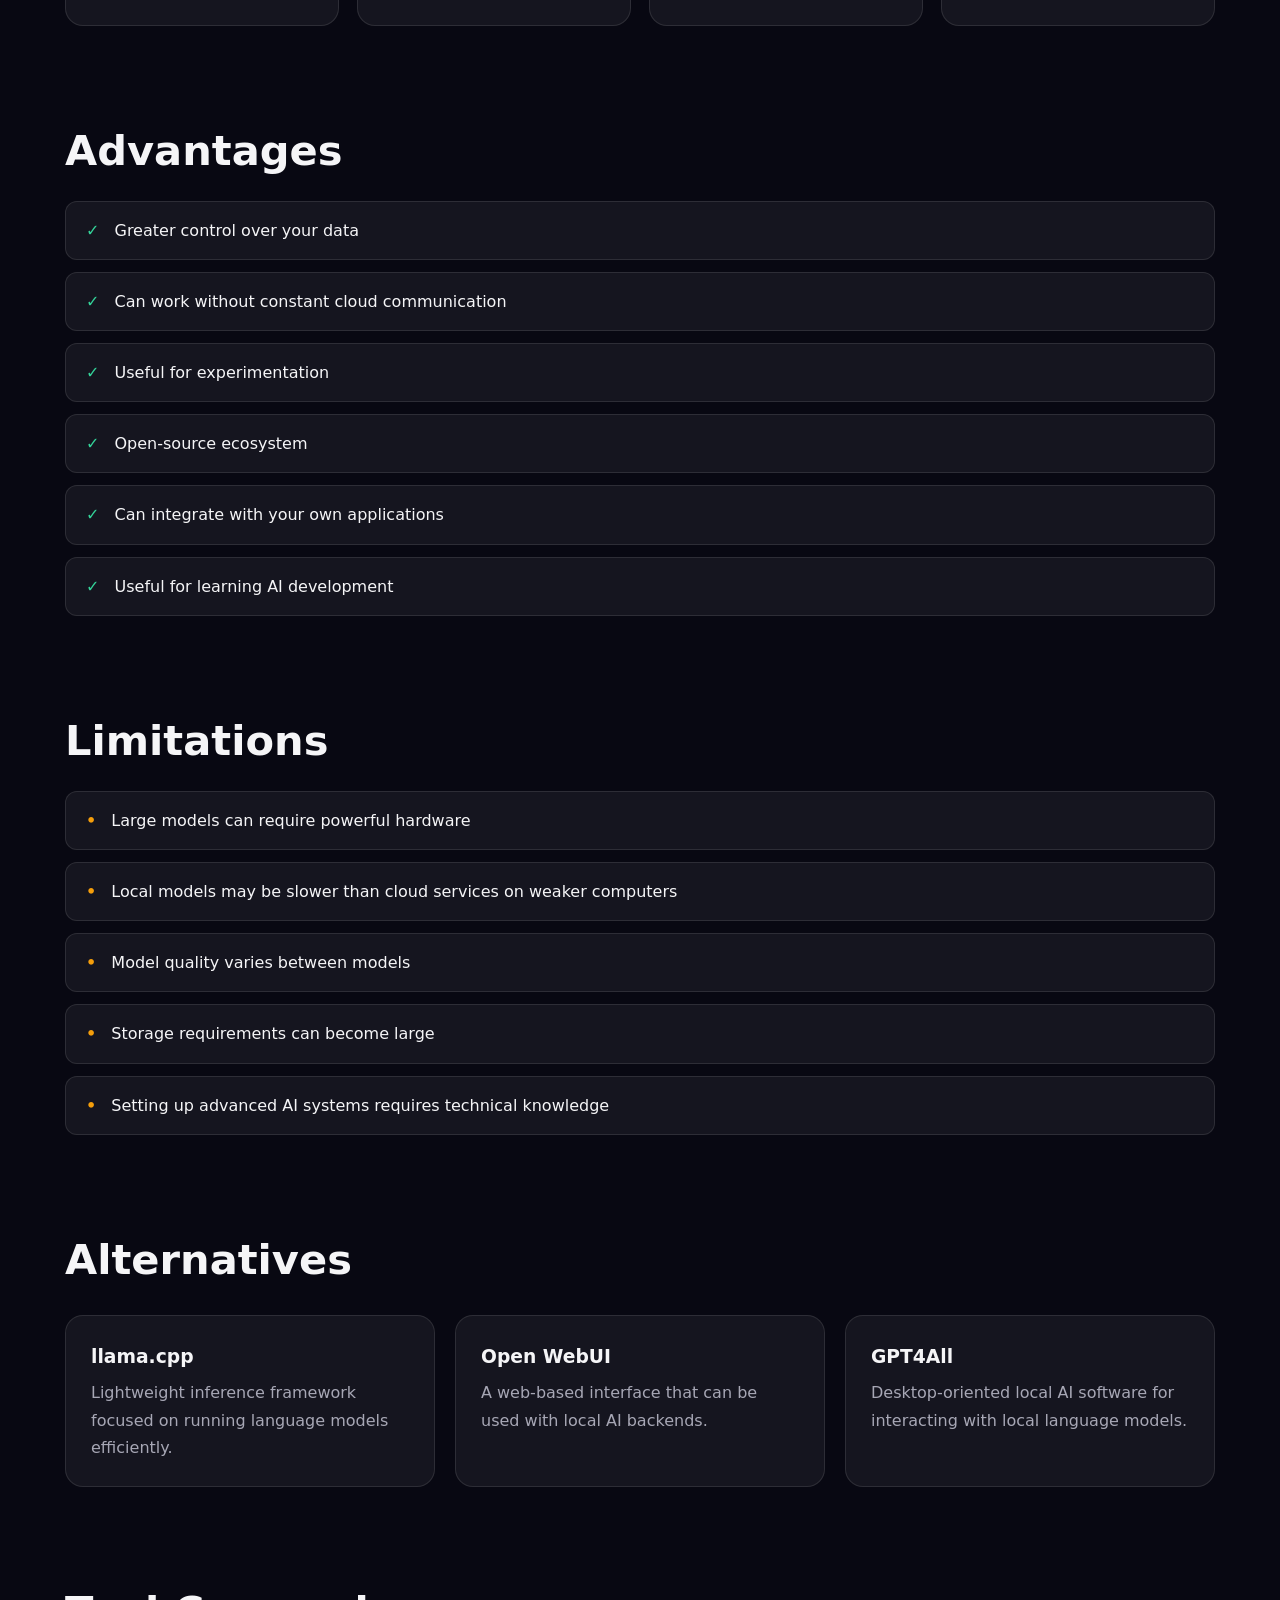
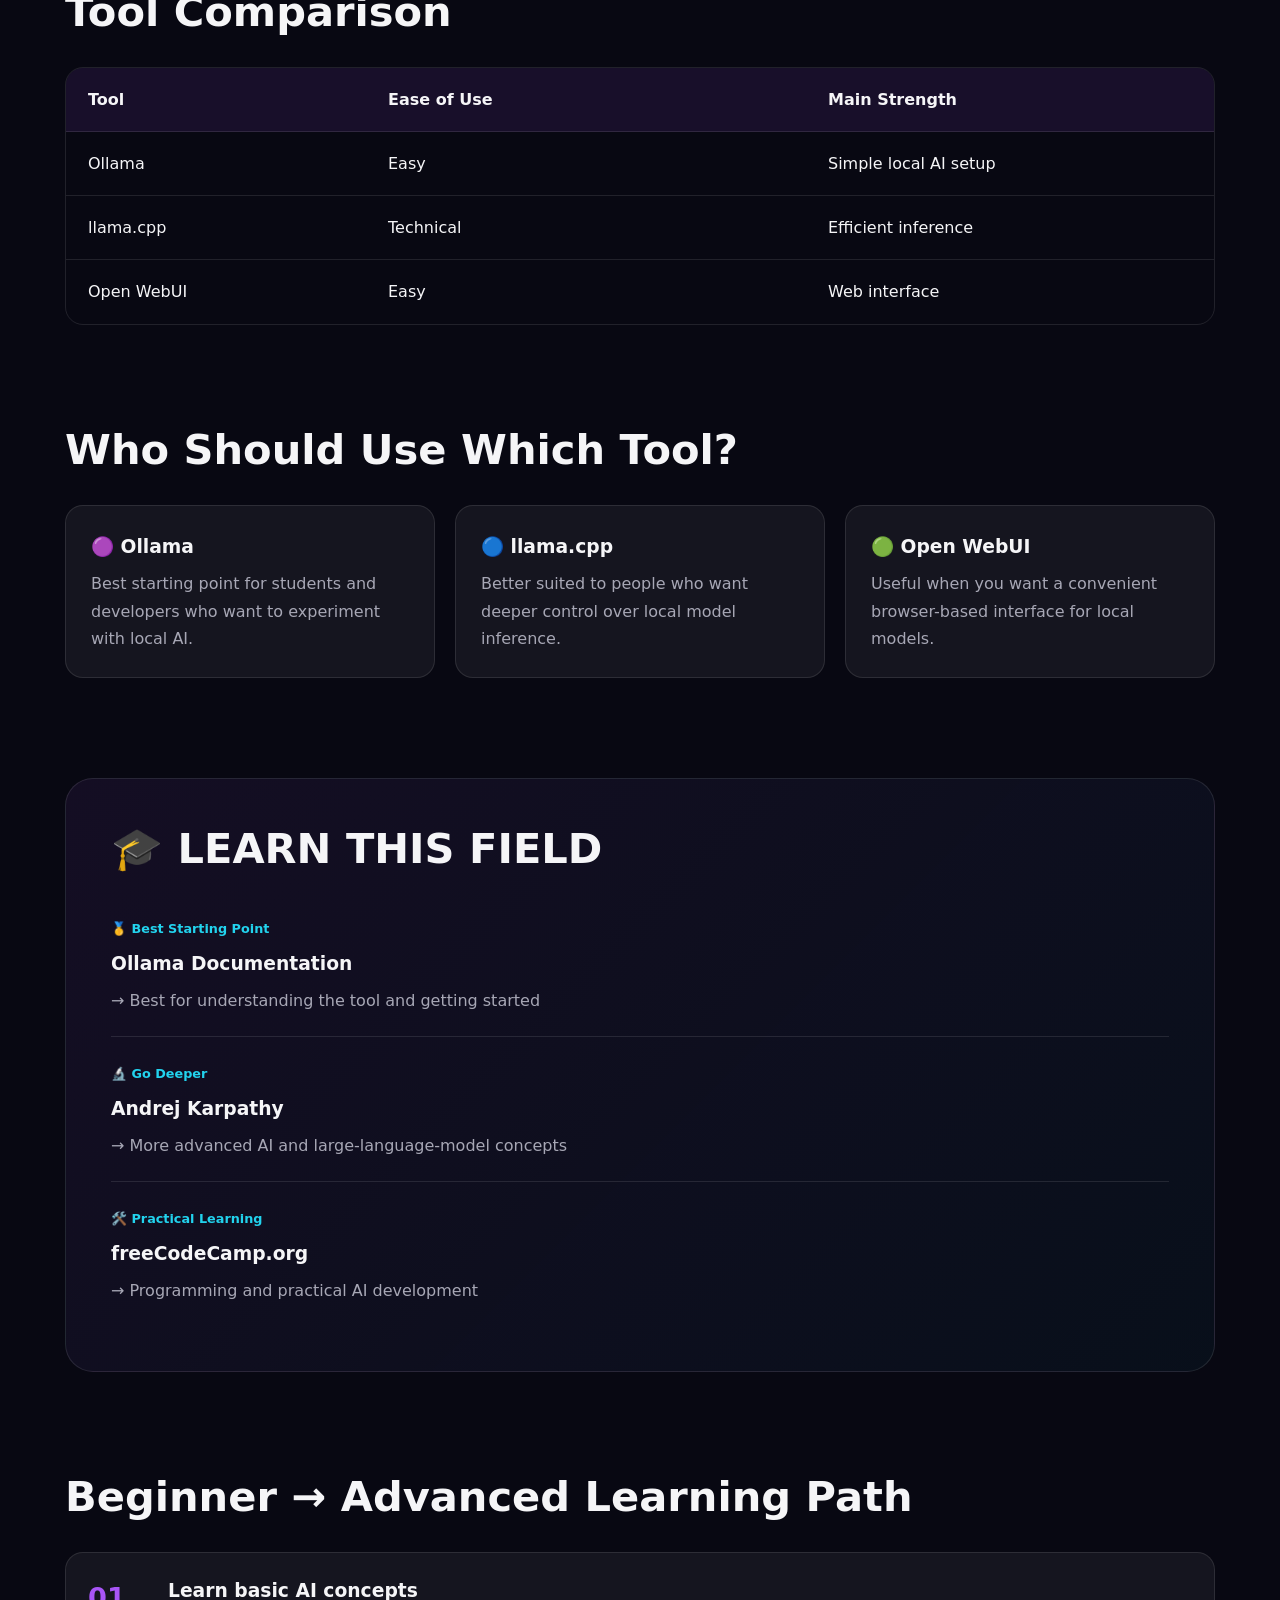
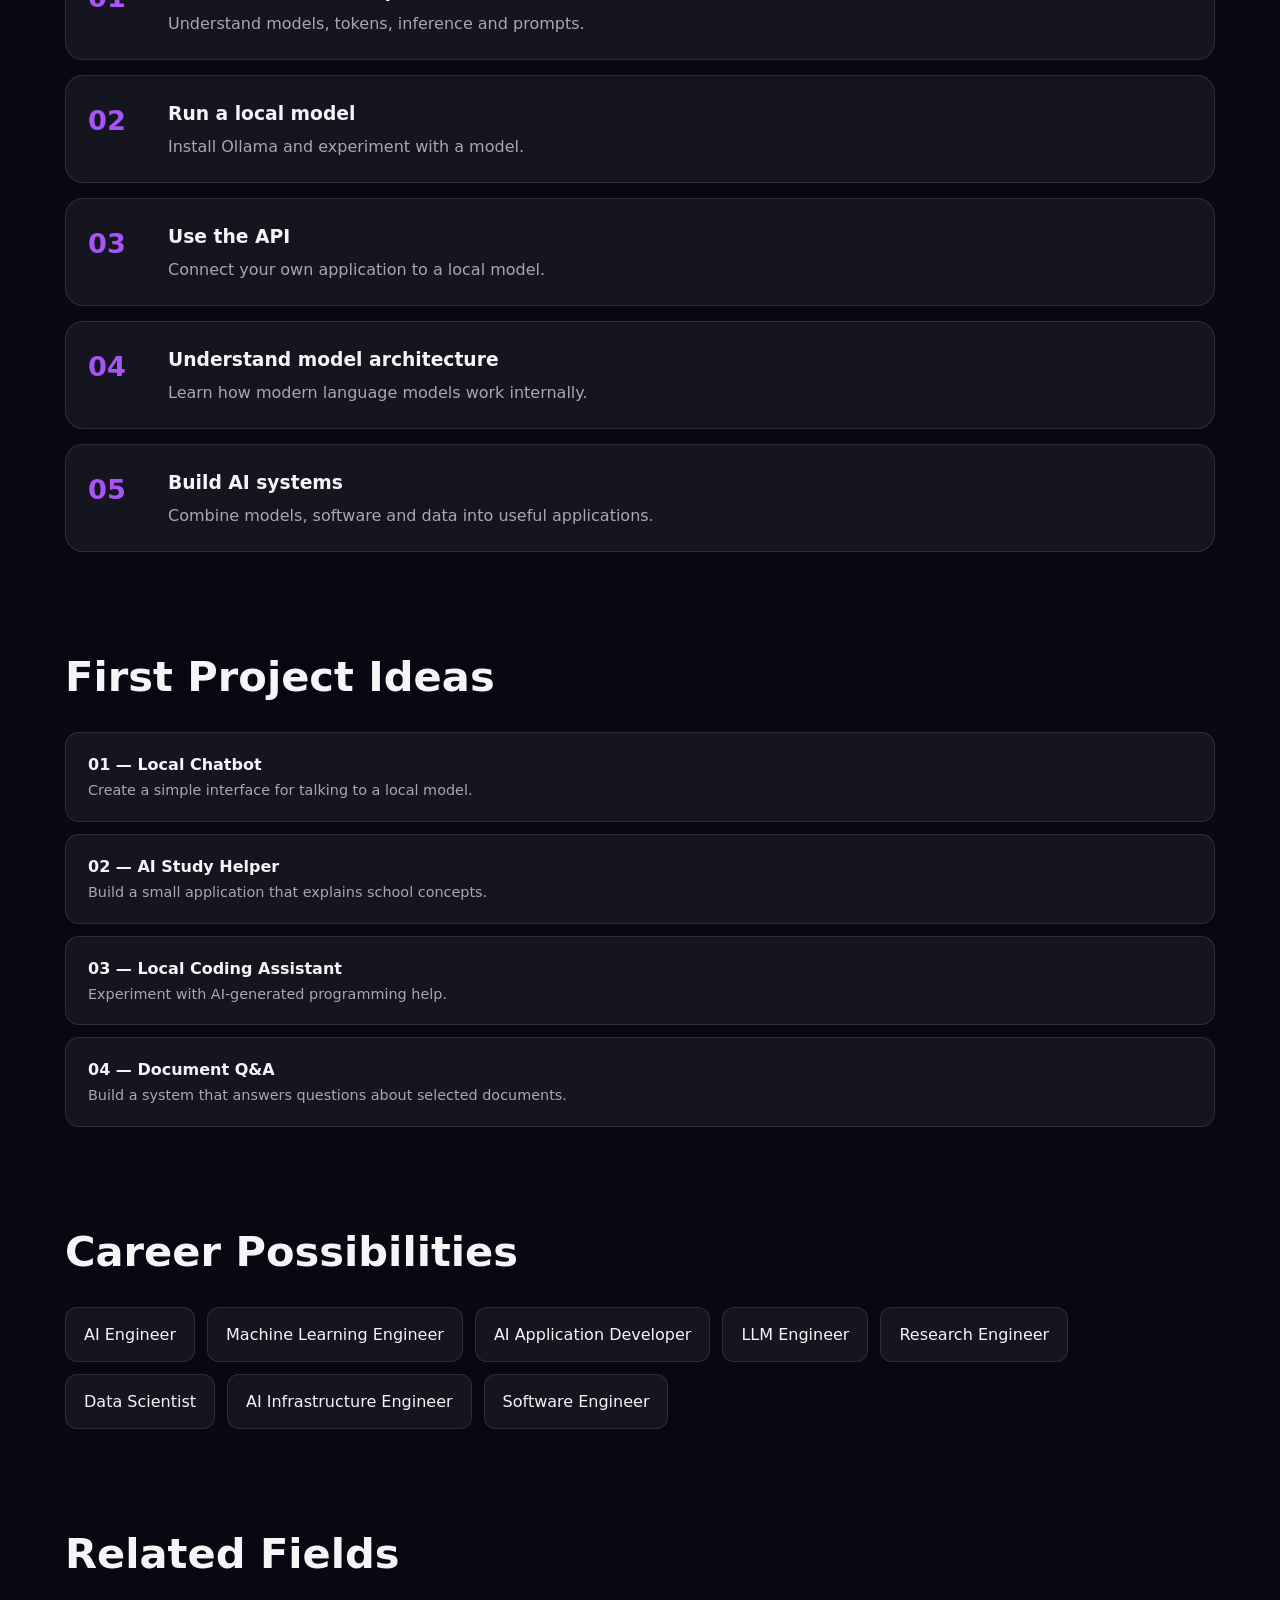
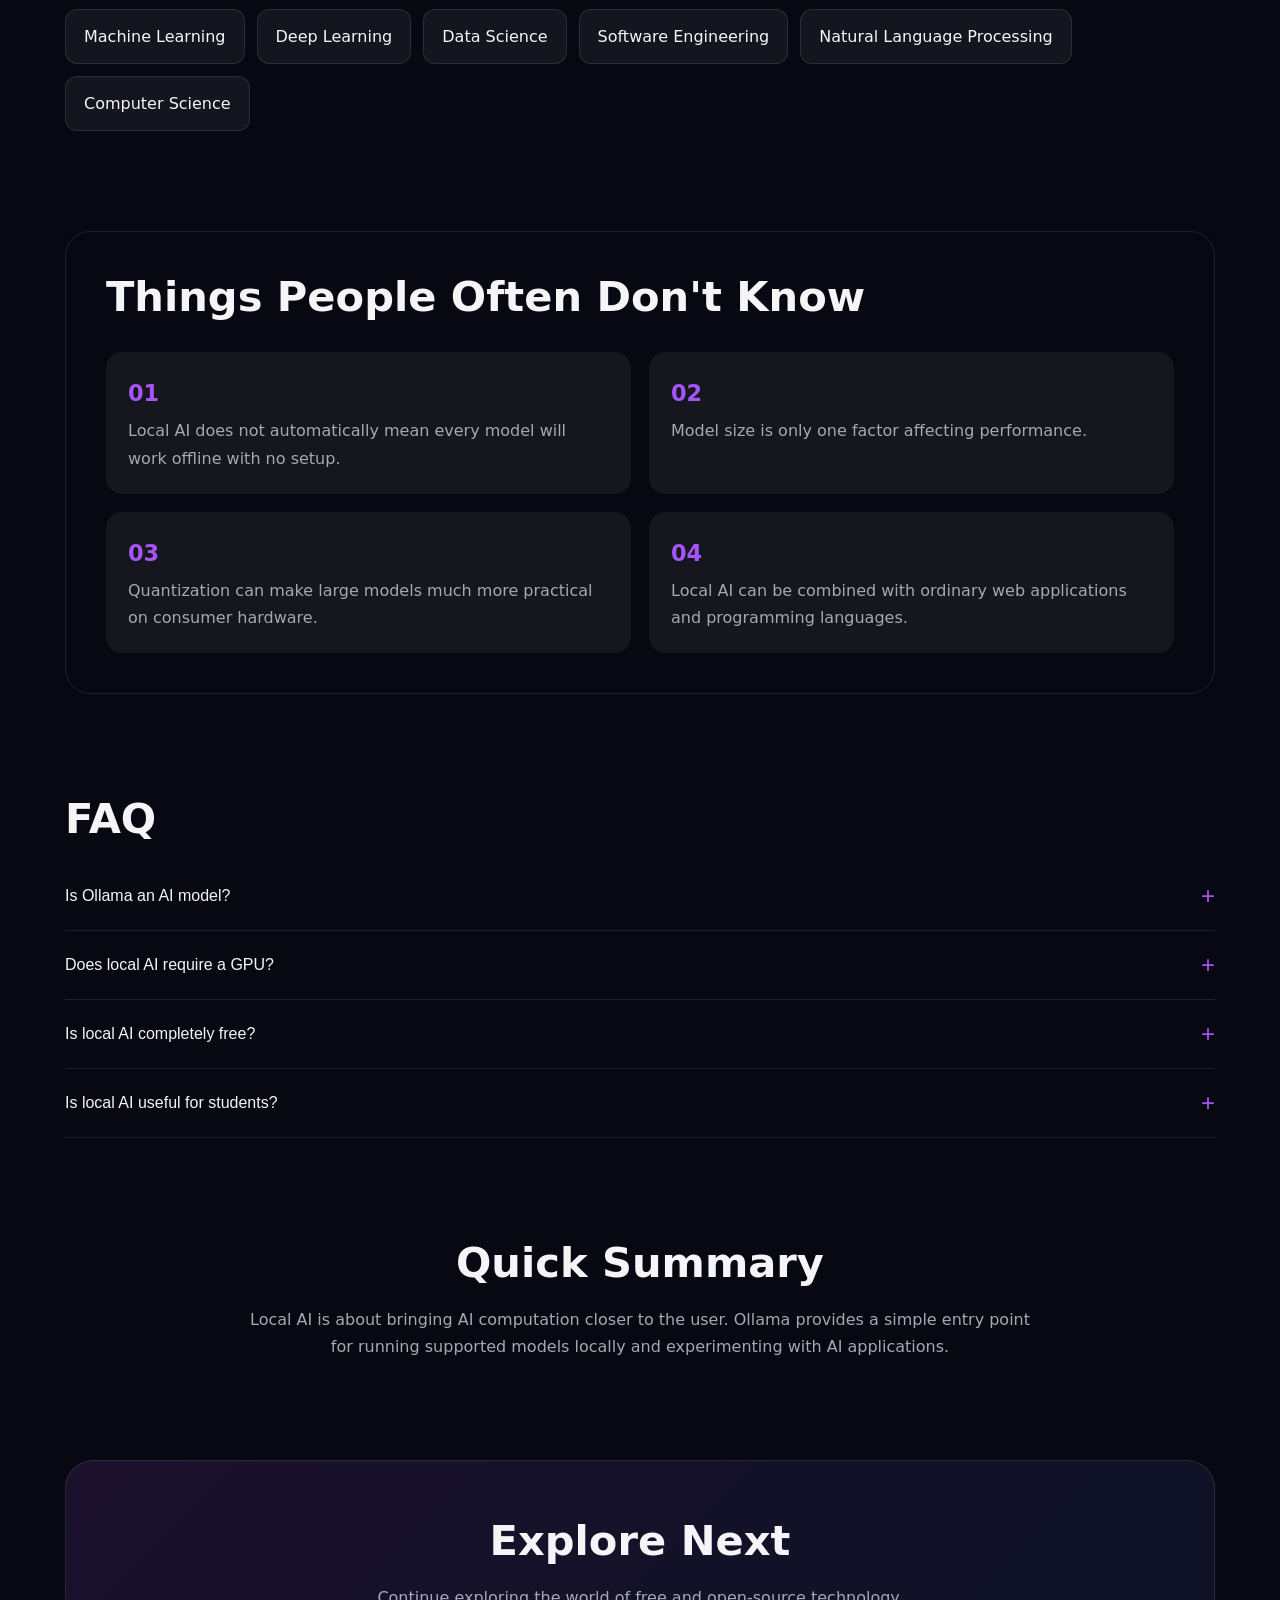
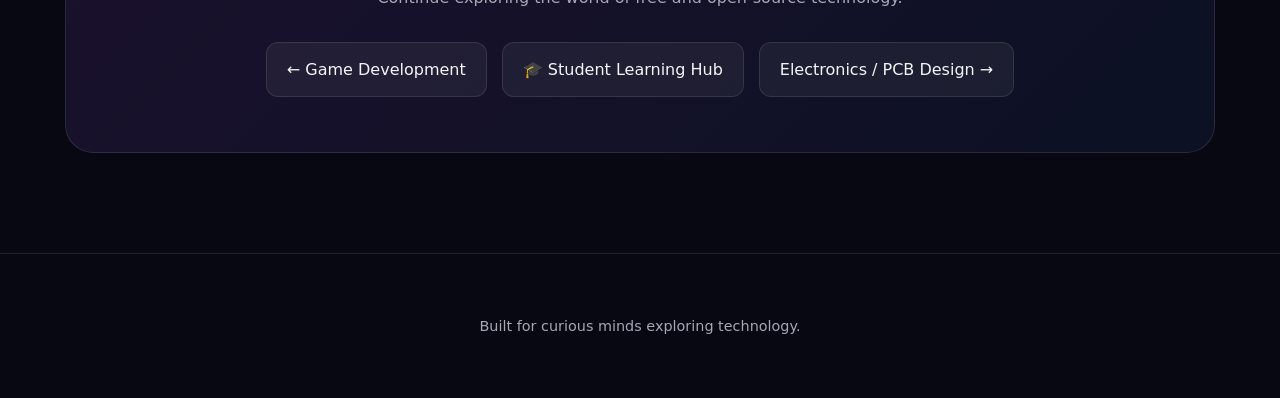
<file: html/ollama.html>
<!DOCTYPE html>
<html lang="en">

<head>
    <meta charset="UTF-8">
    <meta name="viewport" content="width=device-width, initial-scale=1.0">

   <title>Local AI with Ollama — Run AI Models Locally | OpenField</title>
<meta name="description"
    content="Explore local AI with Ollama. Learn how to run AI models locally, understand privacy, hardware requirements, use cases, tools and learning resources."
>
    <link rel="stylesheet" href="../css/ollama.css">
</head>

<body>

    <!-- ================= HEADER ================= -->

    <header class="hero">

        <div class="hero-content">

            <span class="field-number">
                FIELD 03
            </span>

            <h1>
                Local AI
            </h1>

            <p>
                Run powerful AI models directly on your own computer,
                with more control, privacy and independence from cloud
                services.
            </p>

        </div>

    </header>


    <!-- ================= CONTROLS ================= -->

    <div class="controls">

        <button id="themeBtn">
            ☀️ Light Mode
        </button>

        <button id="topBtn">
            ↑
        </button>

    </div>


    <!-- ================= PROGRESS ================= -->

    <div id="progressBar"></div>


    <!-- ================= SEARCH ================= -->

    <div class="search-box">

        <input
            type="text"
            id="searchInput"
            placeholder="Search this field..."
        >

    </div>


    <main>


        <!-- ================= WHAT IS LOCAL AI ================= -->

        <section class="intro reveal">

            <h2>
                What Is Local AI?
            </h2>

            <p>
                Local AI means running artificial intelligence models
                directly on your own computer instead of sending every
                request to a remote cloud server.
            </p>

            <p>
                This allows developers, researchers and curious users
                to experiment with AI while having greater control over
                their data, models and computing environment.
            </p>

        </section>


        <!-- ================= WHY MATTERS ================= -->

        <section class="reveal">

            <h2>
                Why Does Local AI Matter?
            </h2>

            <div class="info-grid">

                <article class="info-card">

                    <span>🔒</span>

                    <h3>
                        Privacy
                    </h3>

                    <p>
                        Data can remain on your own machine instead of
                        being sent to an external AI service.
                    </p>

                </article>


                <article class="info-card">

                    <span>⚡</span>

                    <h3>
                        Local Processing
                    </h3>

                    <p>
                        Once a model is available locally, you can
                        interact with it without depending entirely
                        on a remote API.
                    </p>

                </article>


                <article class="info-card">

                    <span>🧪</span>

                    <h3>
                        Experimentation
                    </h3>

                    <p>
                        Developers can test different models,
                        prompts and AI workflows on their own systems.
                    </p>

                </article>


                <article class="info-card">

                    <span>🧠</span>

                    <h3>
                        Understanding AI
                    </h3>

                    <p>
                        Local AI provides a practical way to learn
                        about models, inference and AI applications.
                    </p>

                </article>

            </div>

        </section>


        <!-- ================= WHAT CAN YOU DO ================= -->

        <section class="reveal">

            <h2>
                What Can You Do With Local AI?
            </h2>

            <div class="feature-grid">

                <div>
                    <h3>💬 AI Chat</h3>
                    <p>
                        Run conversational AI models locally.
                    </p>
                </div>

                <div>
                    <h3>💻 Coding Assistance</h3>
                    <p>
                        Experiment with local models for programming
                        and code-related tasks.
                    </p>
                </div>

                <div>
                    <h3>📄 Document Analysis</h3>
                    <p>
                        Build applications that process and analyse
                        your own documents.
                    </p>
                </div>

                <div>
                    <h3>🔬 AI Research</h3>
                    <p>
                        Compare models and experiment with different
                        AI configurations.
                    </p>
                </div>

                <div>
                    <h3>🤖 AI Applications</h3>
                    <p>
                        Integrate local models into your own software.
                    </p>
                </div>

                <div>
                    <h3>🛠️ Automation</h3>
                    <p>
                        Build local AI-powered workflows and tools.
                    </p>
                </div>

            </div>

        </section>


        <!-- ================= APPLICATIONS ================= -->

        <section class="reveal">

            <h2>
                Real-World Applications
            </h2>

            <div class="application-list">

                <div>
                    <strong>Software Development</strong>
                    <span>
                        Local coding assistants and development tools.
                    </span>
                </div>

                <div>
                    <strong>Research</strong>
                    <span>
                        Experimenting with AI models and inference.
                    </span>
                </div>

                <div>
                    <strong>Education</strong>
                    <span>
                        Learning about AI without requiring a cloud API.
                    </span>
                </div>

                <div>
                    <strong>Businesses</strong>
                    <span>
                        Private AI workflows and internal applications.
                    </span>
                </div>

                <div>
                    <strong>Personal Projects</strong>
                    <span>
                        Build custom AI-powered applications.
                    </span>
                </div>

            </div>

        </section>


        <!-- ================= PEOPLE ================= -->

        <section class="reveal">

            <h2>
                What Kind of People Work With Local AI?
            </h2>

            <div class="people-grid">

                <span>AI Developers</span>
                <span>Machine Learning Engineers</span>
                <span>Software Developers</span>
                <span>Researchers</span>
                <span>Data Scientists</span>
                <span>Students</span>
                <span>Cybersecurity Researchers</span>
                <span>AI Hobbyists</span>

            </div>

        </section>


        <!-- ================= CORE CONCEPTS ================= -->

        <section class="reveal">

            <h2>
                Core Concepts You Should Understand
            </h2>

            <div class="concept-grid">

                <article>
                    <h3>Large Language Models</h3>
                    <p>
                        AI models trained to understand and generate
                        human-like text.
                    </p>
                </article>

                <article>
                    <h3>Inference</h3>
                    <p>
                        The process of using a trained model to produce
                        an output from an input.
                    </p>
                </article>

                <article>
                    <h3>Parameters</h3>
                    <p>
                        Values learned by a model during training that
                        influence its behaviour.
                    </p>
                </article>

                <article>
                    <h3>Tokens</h3>
                    <p>
                        Pieces of text that AI models process.
                    </p>
                </article>

                <article>
                    <h3>Quantization</h3>
                    <p>
                        Reducing numerical precision to make models
                        smaller and easier to run.
                    </p>
                </article>

                <article>
                    <h3>Context Window</h3>
                    <p>
                        The amount of information a model can consider
                        during an interaction.
                    </p>
                </article>

            </div>

        </section>


        <!-- ================= BEST FOSS TOOLS ================= -->

        <section class="reveal">

            <h2>
                Best Free & Open-Source Tools
            </h2>

            <div class="tool-table">

                <div class="table-row table-head">

                    <span>Tool</span>
                    <span>Purpose</span>
                    <span>Best For</span>

                </div>


                <div class="table-row">

                    <span>Ollama</span>

                    <span>
                        Local model runner
                    </span>

                    <span>
                        Beginners & developers
                    </span>

                </div>


                <div class="table-row">

                    <span>llama.cpp</span>

                    <span>
                        Efficient local inference
                    </span>

                    <span>
                        Developers & researchers
                    </span>

                </div>


                <div class="table-row">

                    <span>Open WebUI</span>

                    <span>
                        Web interface for local AI
                    </span>

                    <span>
                        Interactive AI usage
                    </span>

                </div>

            </div>

        </section>


        <!-- ================= FEATURED TOOL ================= -->

        <section class="featured reveal">

            <span class="featured-label">
                ⭐ FEATURED TOOL
            </span>

            <h2>
                Ollama
            </h2>

            <p>
                Ollama makes it easier to run and interact with
                open-source large language models locally.
            </p>


            <div class="tool-features">

                <div>
                    <strong>Local</strong>
                    <span>
                        Models run on your own machine.
                    </span>
                </div>

                <div>
                    <strong>Developer Friendly</strong>
                    <span>
                        Provides a simple way to interact with models
                        from applications.
                    </span>
                </div>

                <div>
                    <strong>Model Support</strong>
                    <span>
                        Supports many popular open models.
                    </span>
                </div>

                <div>
                    <strong>API</strong>
                    <span>
                        Applications can communicate with local models.
                    </span>
                </div>

            </div>

        </section>


        <!-- ================= HOW IT WORKS ================= -->

        <section class="reveal">

            <h2>
                How Does Ollama Work?
            </h2>

            <p>
                The basic idea is simple:
            </p>

            <pre><code>
Choose a model
      ↓
Download the model
      ↓
Ollama loads the model
      ↓
Your prompt is processed locally
      ↓
The model generates a response
      ↓
Response appears on your computer
            </code></pre>

            <p>
                The exact performance depends on the model, available
                RAM, CPU, GPU and other hardware characteristics.
            </p>

        </section>


        <!-- ================= EXAMPLE ================= -->

        <section class="reveal">

            <h2>
                Example: Local AI Assistant
            </h2>

            <p>
                Imagine creating a personal study assistant.
                Instead of sending every question to a cloud service,
                your application could communicate with a locally
                running AI model.
            </p>

            <pre><code>
Student
   ↓
Your Application
   ↓
Ollama
   ↓
Local AI Model
   ↓
Response
            </code></pre>

        </section>


        <!-- ================= WHAT CAN BUILD ================= -->

        <section class="reveal">

            <h2>
                What Can You Build?
            </h2>

            <div class="project-grid">

                <article>
                    <span>🧠</span>
                    <h3>Study Assistant</h3>
                    <p>
                        A local AI application for explaining concepts
                        and answering questions.
                    </p>
                </article>

                <article>
                    <span>💻</span>
                    <h3>Coding Assistant</h3>
                    <p>
                        Experiment with locally running models
                        inside your development workflow.
                    </p>
                </article>

                <article>
                    <span>📚</span>
                    <h3>Document Assistant</h3>
                    <p>
                        Build an application that works with
                        your own collection of documents.
                    </p>
                </article>

                <article>
                    <span>🤖</span>
                    <h3>AI Chatbot</h3>
                    <p>
                        Create a custom conversational interface
                        around a local model.
                    </p>
                </article>

            </div>

        </section>


        <!-- ================= DIFFICULTY ================= -->

        <section class="reveal">

            <h2>
                Difficulty Level
            </h2>

            <div class="difficulty">

                <div>
                    <span>Beginner</span>
                    <p>
                        Run an existing model and interact with it.
                    </p>
                </div>

                <div>
                    <span>Intermediate</span>
                    <p>
                        Connect Ollama to your own applications.
                    </p>
                </div>

                <div>
                    <span>Advanced</span>
                    <p>
                        Understand inference, model formats,
                        quantization and AI system design.
                    </p>
                </div>

            </div>

        </section>


        <!-- ================= HARDWARE ================= -->

        <section class="reveal">

            <h2>
                Hardware Requirements
            </h2>

            <div class="hardware-grid">

                <div>

                    <h3>CPU</h3>

                    <p>
                        A modern multi-core CPU can run smaller models,
                        although performance varies significantly.
                    </p>

                </div>

                <div>

                    <h3>RAM</h3>

                    <p>
                        More RAM allows you to work with larger models.
                    </p>

                </div>

                <div>

                    <h3>GPU</h3>

                    <p>
                        A compatible GPU with sufficient VRAM can
                        significantly improve local AI performance.
                    </p>

                </div>

                <div>

                    <h3>Storage</h3>

                    <p>
                        AI models can require several gigabytes of
                        storage, so free disk space matters.
                    </p>

                </div>

            </div>

        </section>


        <!-- ================= ADVANTAGES ================= -->

        <section class="reveal">

            <h2>
                Advantages
            </h2>

            <ul class="check-list">

                <li>
                    Greater control over your data
                </li>

                <li>
                    Can work without constant cloud communication
                </li>

                <li>
                    Useful for experimentation
                </li>

                <li>
                    Open-source ecosystem
                </li>

                <li>
                    Can integrate with your own applications
                </li>

                <li>
                    Useful for learning AI development
                </li>

            </ul>

        </section>


        <!-- ================= LIMITATIONS ================= -->

        <section class="reveal">

            <h2>
                Limitations
            </h2>

            <ul class="warning-list">

                <li>
                    Large models can require powerful hardware
                </li>

                <li>
                    Local models may be slower than cloud services
                    on weaker computers
                </li>

                <li>
                    Model quality varies between models
                </li>

                <li>
                    Storage requirements can become large
                </li>

                <li>
                    Setting up advanced AI systems requires technical
                    knowledge
                </li>

            </ul>

        </section>


        <!-- ================= ALTERNATIVES ================= -->

        <section class="reveal">

            <h2>
                Alternatives
            </h2>

            <div class="alternative-grid">

                <article>

                    <h3>
                        llama.cpp
                    </h3>

                    <p>
                        Lightweight inference framework focused on
                        running language models efficiently.
                    </p>

                </article>


                <article>

                    <h3>
                        Open WebUI
                    </h3>

                    <p>
                        A web-based interface that can be used with
                        local AI backends.
                    </p>

                </article>


                <article>

                    <h3>
                        GPT4All
                    </h3>

                    <p>
                        Desktop-oriented local AI software for
                        interacting with local language models.
                    </p>

                </article>

            </div>

        </section>


        <!-- ================= COMPARISON ================= -->

        <section class="reveal">

            <h2>
                Tool Comparison
            </h2>

            <div class="comparison">

                <div class="comparison-row comparison-head">

                    <span>Tool</span>
                    <span>Ease of Use</span>
                    <span>Main Strength</span>

                </div>


                <div class="comparison-row">

                    <span>Ollama</span>
                    <span>Easy</span>
                    <span>Simple local AI setup</span>

                </div>


                <div class="comparison-row">

                    <span>llama.cpp</span>
                    <span>Technical</span>
                    <span>Efficient inference</span>

                </div>


                <div class="comparison-row">

                    <span>Open WebUI</span>
                    <span>Easy</span>
                    <span>Web interface</span>

                </div>

            </div>

        </section>


        <!-- ================= WHO SHOULD USE ================= -->

        <section class="reveal">

            <h2>
                Who Should Use Which Tool?
            </h2>

            <div class="choice-grid">

                <div>

                    <h3>
                        🟣 Ollama
                    </h3>

                    <p>
                        Best starting point for students and developers
                        who want to experiment with local AI.
                    </p>

                </div>


                <div>

                    <h3>
                        🔵 llama.cpp
                    </h3>

                    <p>
                        Better suited to people who want deeper control
                        over local model inference.
                    </p>

                </div>


                <div>

                    <h3>
                        🟢 Open WebUI
                    </h3>

                    <p>
                        Useful when you want a convenient browser-based
                        interface for local models.
                    </p>

                </div>

            </div>

        </section>


        <!-- ================= LEARN ================= -->

        <section class="learn reveal">

            <h2>
                🎓 LEARN THIS FIELD
            </h2>


            <div class="learn-block">

                <span>
                    🥇 Best Starting Point
                </span>

                <h3>
                    Ollama Documentation
                </h3>

                <p>
                    → Best for understanding the tool and getting started
                </p>

            </div>


            <div class="learn-block">

                <span>
                    🔬 Go Deeper
                </span>

                <h3>
                    Andrej Karpathy
                </h3>

                <p>
                    → More advanced AI and large-language-model concepts
                </p>

            </div>


            <div class="learn-block">

                <span>
                    🛠️ Practical Learning
                </span>

                <h3>
                    freeCodeCamp.org
                </h3>

                <p>
                    → Programming and practical AI development
                </p>

            </div>

        </section>


        <!-- ================= LEARNING PATH ================= -->

        <section class="reveal">

            <h2>
                Beginner → Advanced Learning Path
            </h2>

            <div class="path">

                <div>
                    <strong>01</strong>
                    <h3>Learn basic AI concepts</h3>
                    <p>
                        Understand models, tokens, inference and prompts.
                    </p>
                </div>

                <div>
                    <strong>02</strong>
                    <h3>Run a local model</h3>
                    <p>
                        Install Ollama and experiment with a model.
                    </p>
                </div>

                <div>
                    <strong>03</strong>
                    <h3>Use the API</h3>
                    <p>
                        Connect your own application to a local model.
                    </p>
                </div>

                <div>
                    <strong>04</strong>
                    <h3>Understand model architecture</h3>
                    <p>
                        Learn how modern language models work internally.
                    </p>
                </div>

                <div>
                    <strong>05</strong>
                    <h3>Build AI systems</h3>
                    <p>
                        Combine models, software and data into useful
                        applications.
                    </p>
                </div>

            </div>

        </section>


        <!-- ================= FIRST PROJECTS ================= -->

        <section class="reveal">

            <h2>
                First Project Ideas
            </h2>

            <div class="project-list">

                <div>
                    <strong>01 — Local Chatbot</strong>
                    <span>
                        Create a simple interface for talking to a
                        local model.
                    </span>
                </div>

                <div>
                    <strong>02 — AI Study Helper</strong>
                    <span>
                        Build a small application that explains
                        school concepts.
                    </span>
                </div>

                <div>
                    <strong>03 — Local Coding Assistant</strong>
                    <span>
                        Experiment with AI-generated programming help.
                    </span>
                </div>

                <div>
                    <strong>04 — Document Q&A</strong>
                    <span>
                        Build a system that answers questions about
                        selected documents.
                    </span>
                </div>

            </div>

        </section>


        <!-- ================= CAREERS ================= -->

        <section class="reveal">

            <h2>
                Career Possibilities
            </h2>

            <div class="career-grid">

                <span>AI Engineer</span>
                <span>Machine Learning Engineer</span>
                <span>AI Application Developer</span>
                <span>LLM Engineer</span>
                <span>Research Engineer</span>
                <span>Data Scientist</span>
                <span>AI Infrastructure Engineer</span>
                <span>Software Engineer</span>

            </div>

        </section>


        <!-- ================= RELATED ================= -->

        <section class="reveal">

            <h2>
                Related Fields
            </h2>

            <div class="related-grid">

                <div>
                    Machine Learning
                </div>

                <div>
                    Deep Learning
                </div>

                <div>
                    Data Science
                </div>

                <div>
                    Software Engineering
                </div>

                <div>
                    Natural Language Processing
                </div>

                <div>
                    Computer Science
                </div>

            </div>

        </section>


        <!-- ================= FACTS ================= -->

        <section class="facts reveal">

            <h2>
                Things People Often Don't Know
            </h2>

            <div class="fact-grid">

                <div>
                    <strong>01</strong>
                    <p>
                        Local AI does not automatically mean every
                        model will work offline with no setup.
                    </p>
                </div>

                <div>
                    <strong>02</strong>
                    <p>
                        Model size is only one factor affecting
                        performance.
                    </p>
                </div>

                <div>
                    <strong>03</strong>
                    <p>
                        Quantization can make large models much more
                        practical on consumer hardware.
                    </p>
                </div>

                <div>
                    <strong>04</strong>
                    <p>
                        Local AI can be combined with ordinary web
                        applications and programming languages.
                    </p>
                </div>

            </div>

        </section>


        <!-- ================= FAQ ================= -->

        <section class="faq reveal">

            <h2>
                FAQ
            </h2>


            <div class="faq-item">

                <button>
                    Is Ollama an AI model?
                    <span>+</span>
                </button>

                <p>
                    No. Ollama is a tool for running and interacting
                    with AI models locally. The model itself is a
                    separate component.
                </p>

            </div>


            <div class="faq-item">

                <button>
                    Does local AI require a GPU?
                    <span>+</span>
                </button>

                <p>
                    Not necessarily. Some models can run using a CPU,
                    although suitable GPU hardware can significantly
                    improve performance.
                </p>

            </div>


            <div class="faq-item">

                <button>
                    Is local AI completely free?
                    <span>+</span>
                </button>

                <p>
                    Many local AI tools and models are available under
                    free or open-source licenses, but hardware,
                    electricity and some model licenses can still
                    involve costs.
                </p>

            </div>


            <div class="faq-item">

                <button>
                    Is local AI useful for students?
                    <span>+</span>
                </button>

                <p>
                    Yes. It can be an interesting way to learn about
                    AI, programming, models and computer systems.
                </p>

            </div>

        </section>


        <!-- ================= SUMMARY ================= -->

        <section class="summary reveal">

            <h2>
                Quick Summary
            </h2>

            <p>
                Local AI is about bringing AI computation closer to
                the user. Ollama provides a simple entry point for
                running supported models locally and experimenting
                with AI applications.
            </p>

        </section>


        <!-- ================= EXPLORE NEXT ================= -->

        <section class="explore reveal">

            <h2>
                Explore Next
            </h2>

            <p>
                Continue exploring the world of free and
                open-source technology.
            </p>

            <div class="next-buttons">

                <a href="godot.html">
                    ← Game Development
                </a>

                <a href="education.html">
                    🎓 Student Learning Hub
                </a>

                <!-- NEXT FIELD -->

                <a href="kicad.html">
                    Electronics / PCB Design →
                </a>

            </div>

        </section>

    </main>


    <!-- ================= FOOTER ================= -->

    <footer>

        <p>
            Built for curious minds exploring technology.
        </p>

    </footer>


    <script src="../fields/ollama.js"></script>

</body>

</html>
</file>
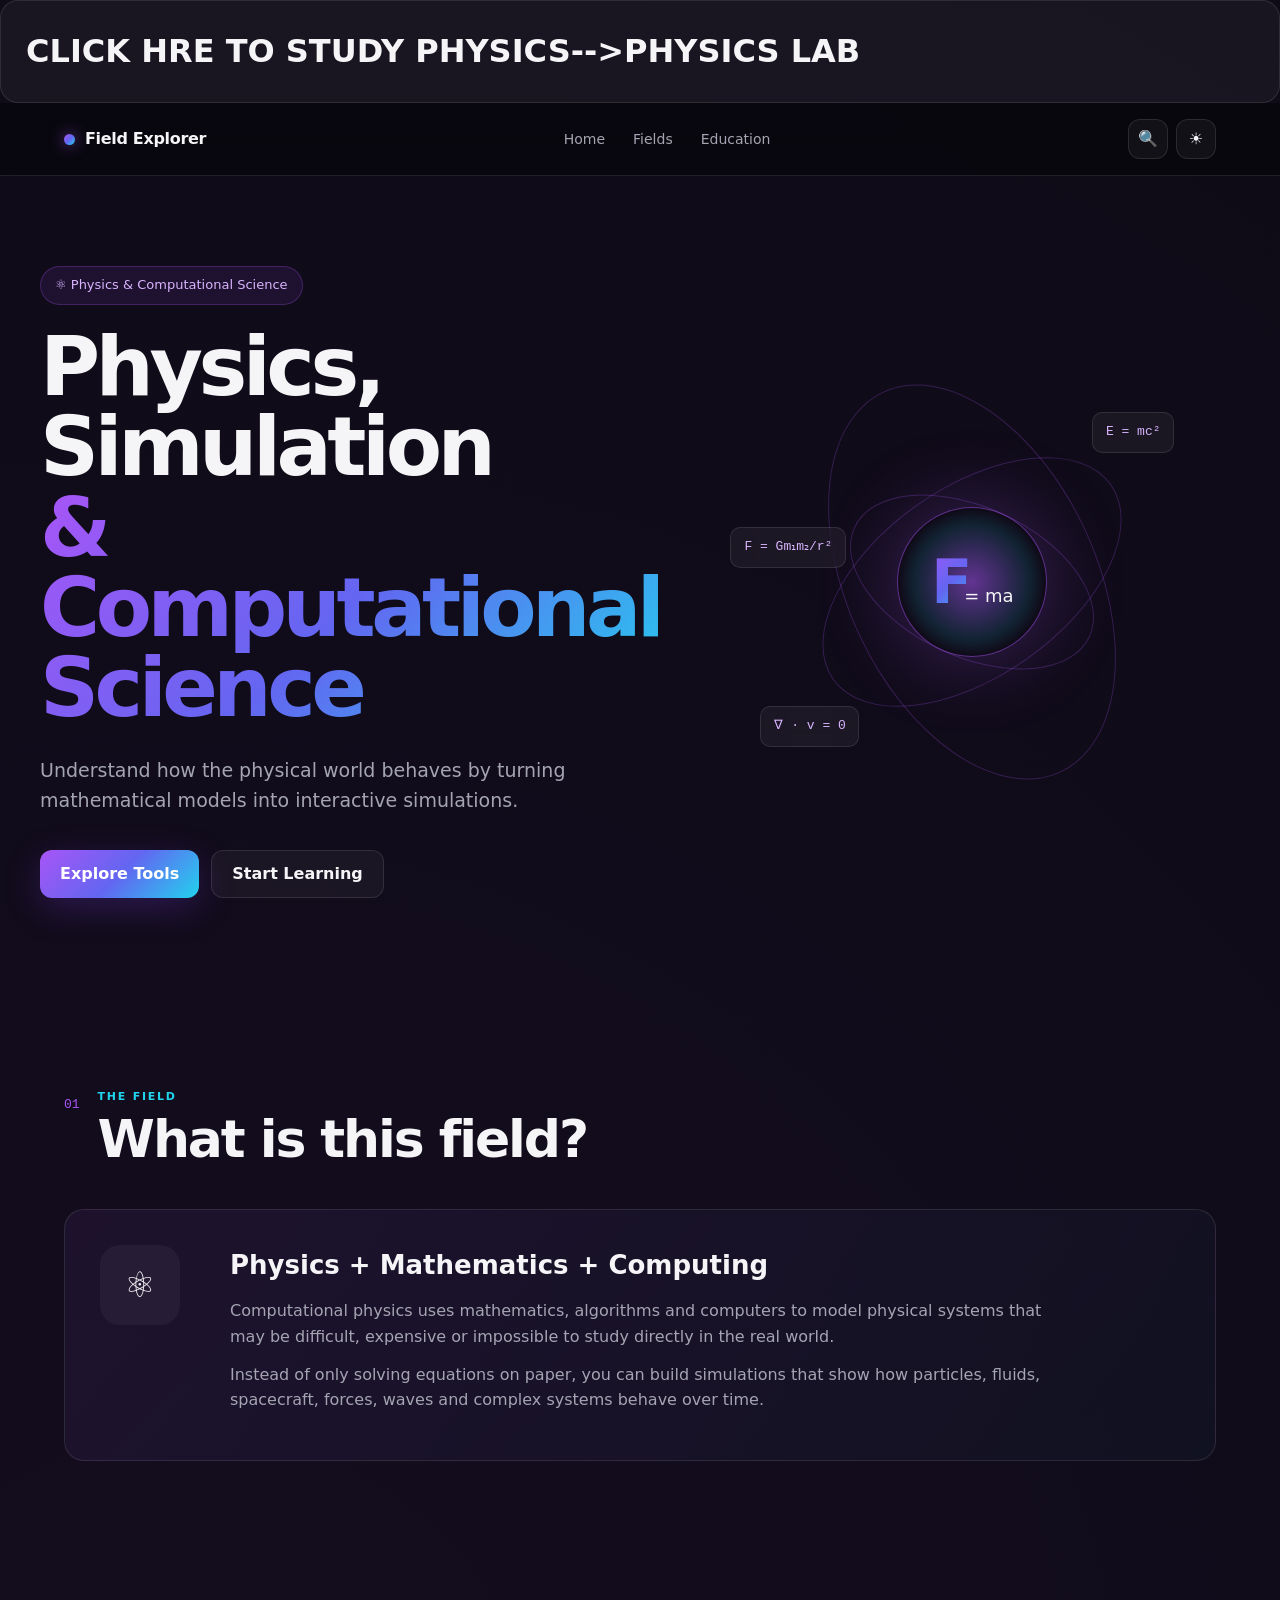
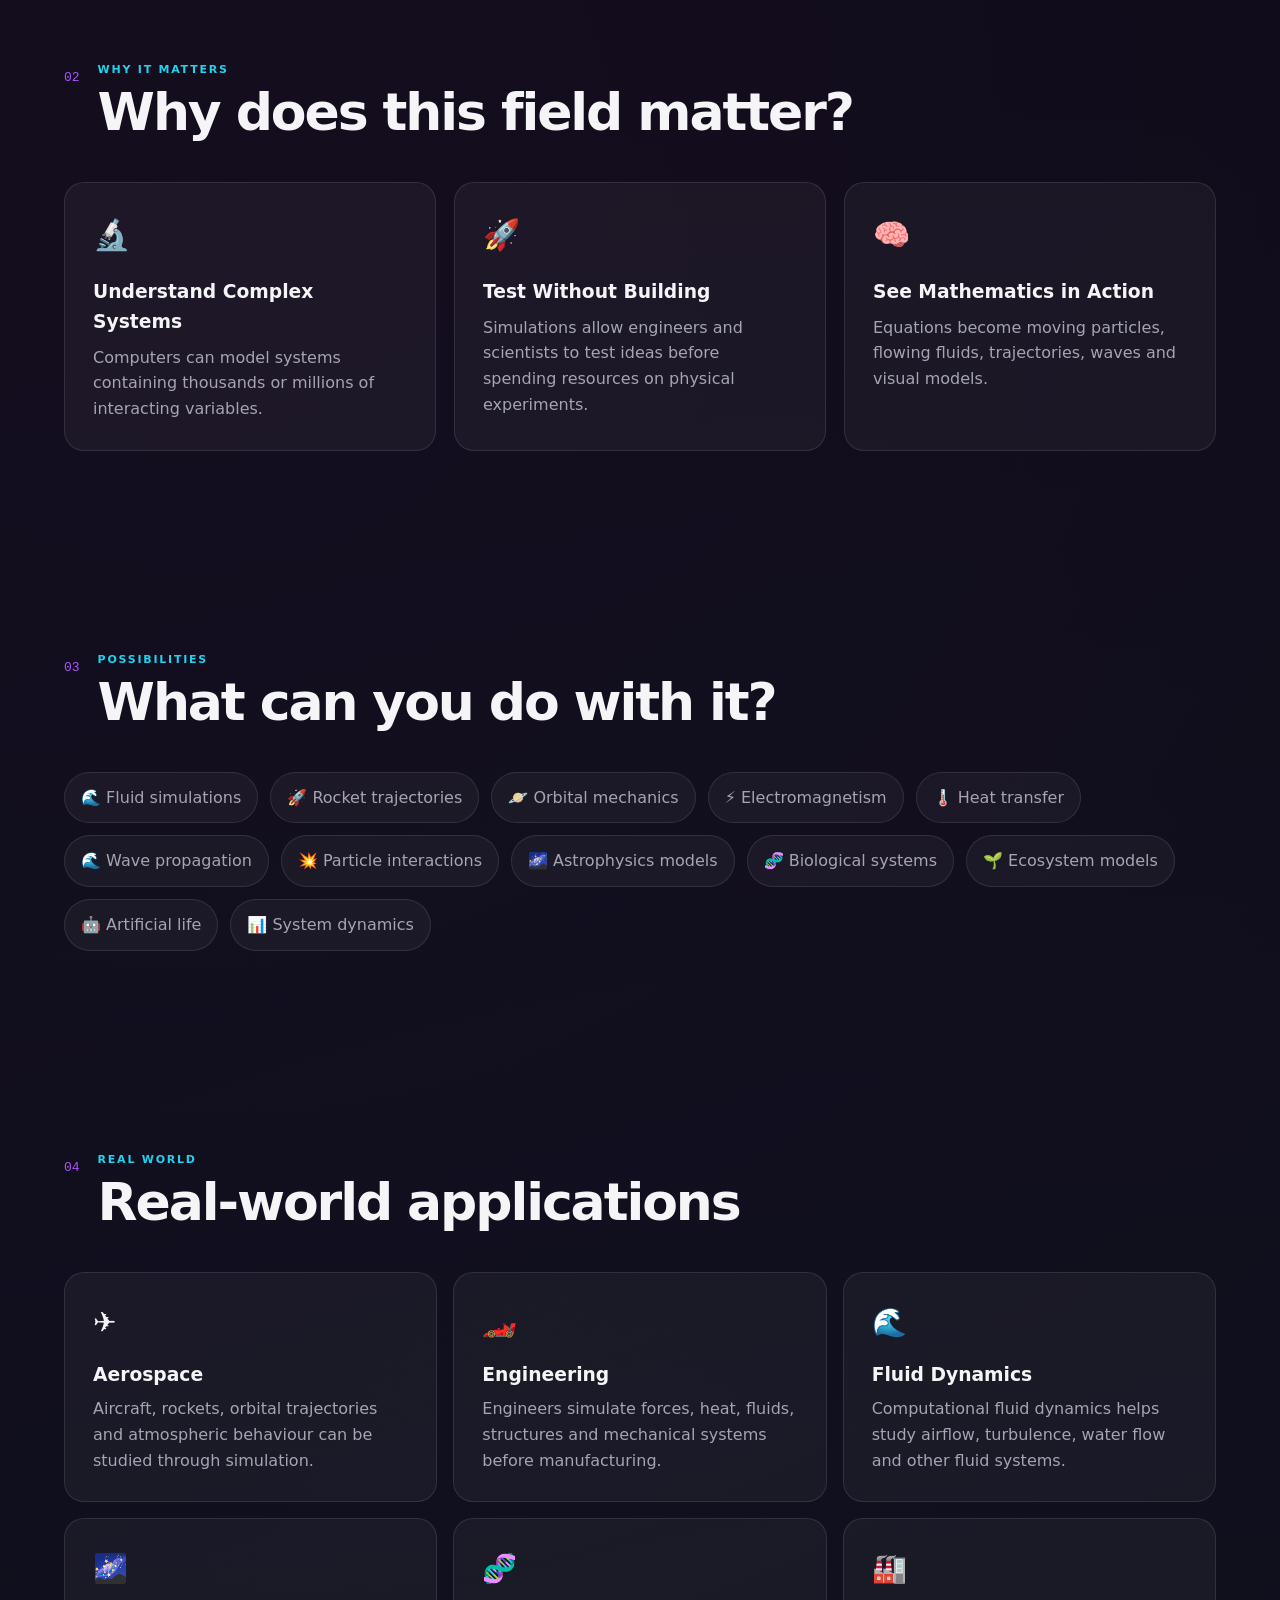
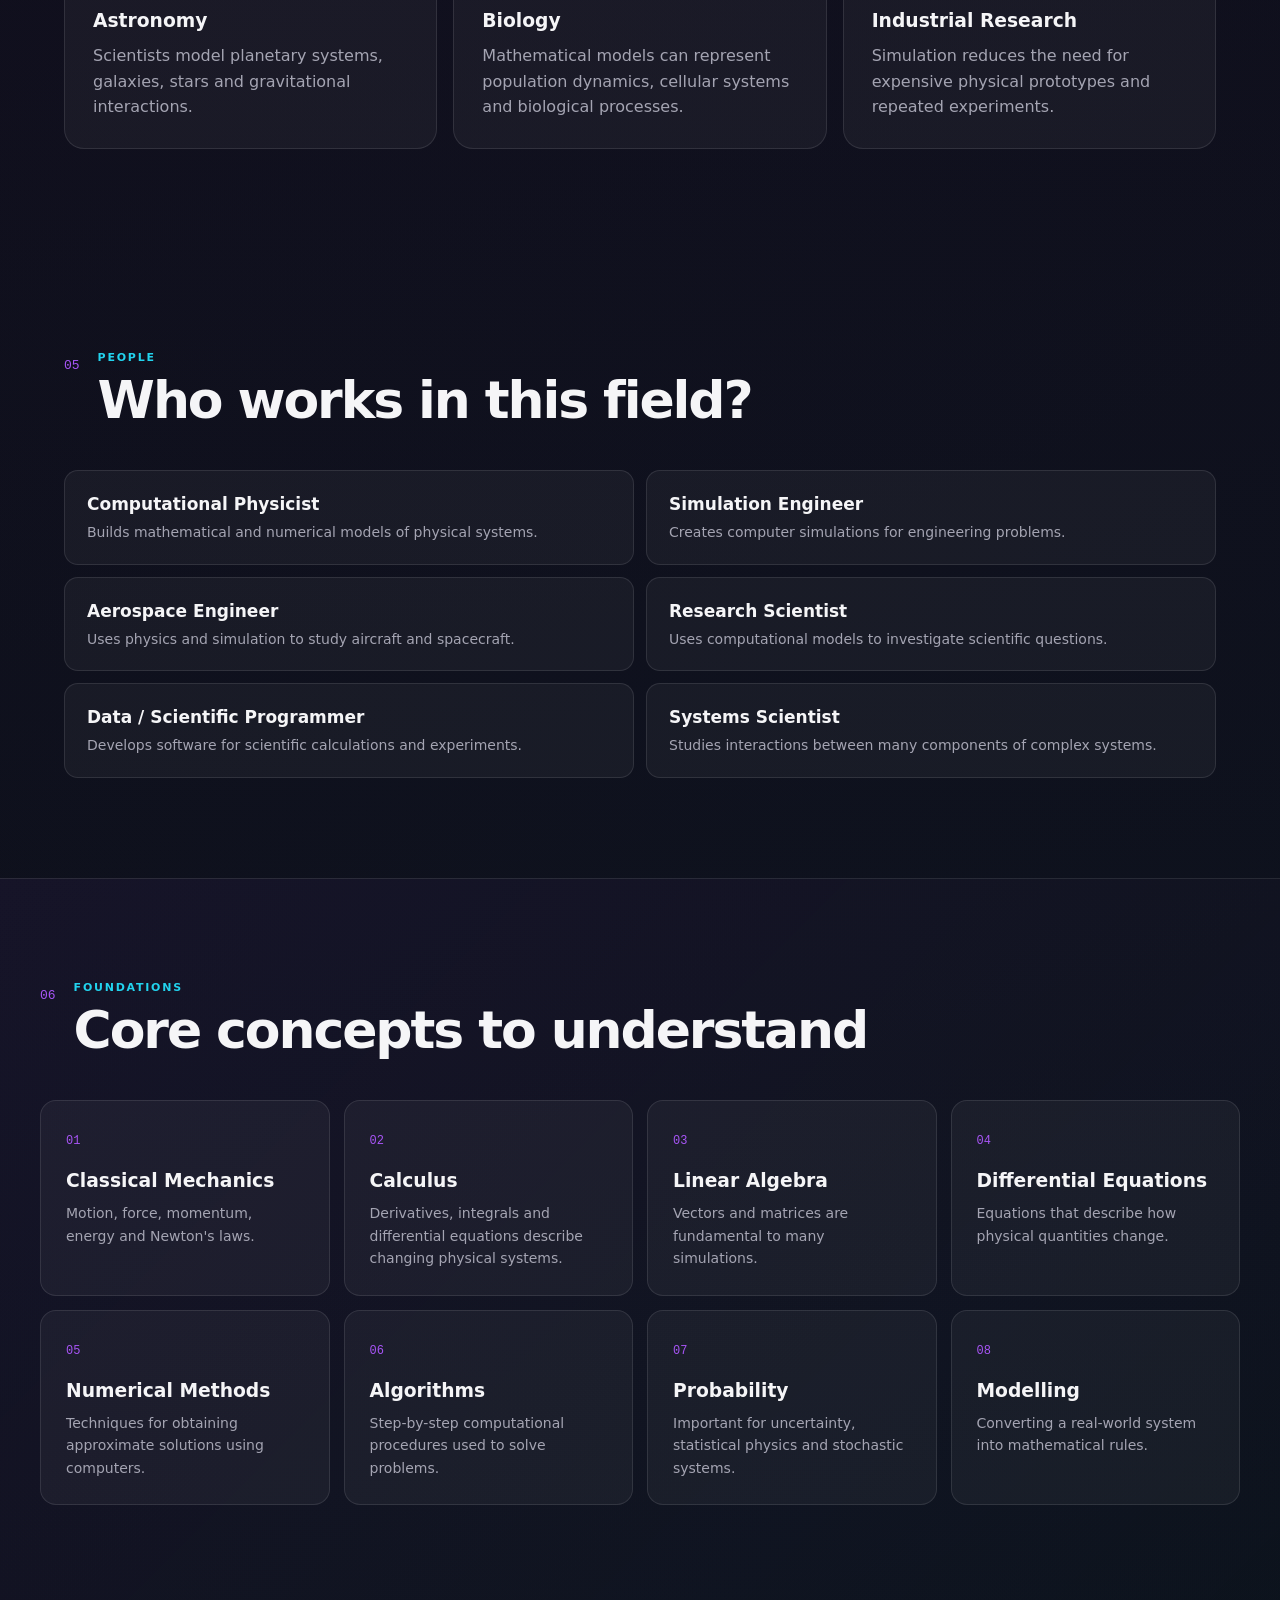
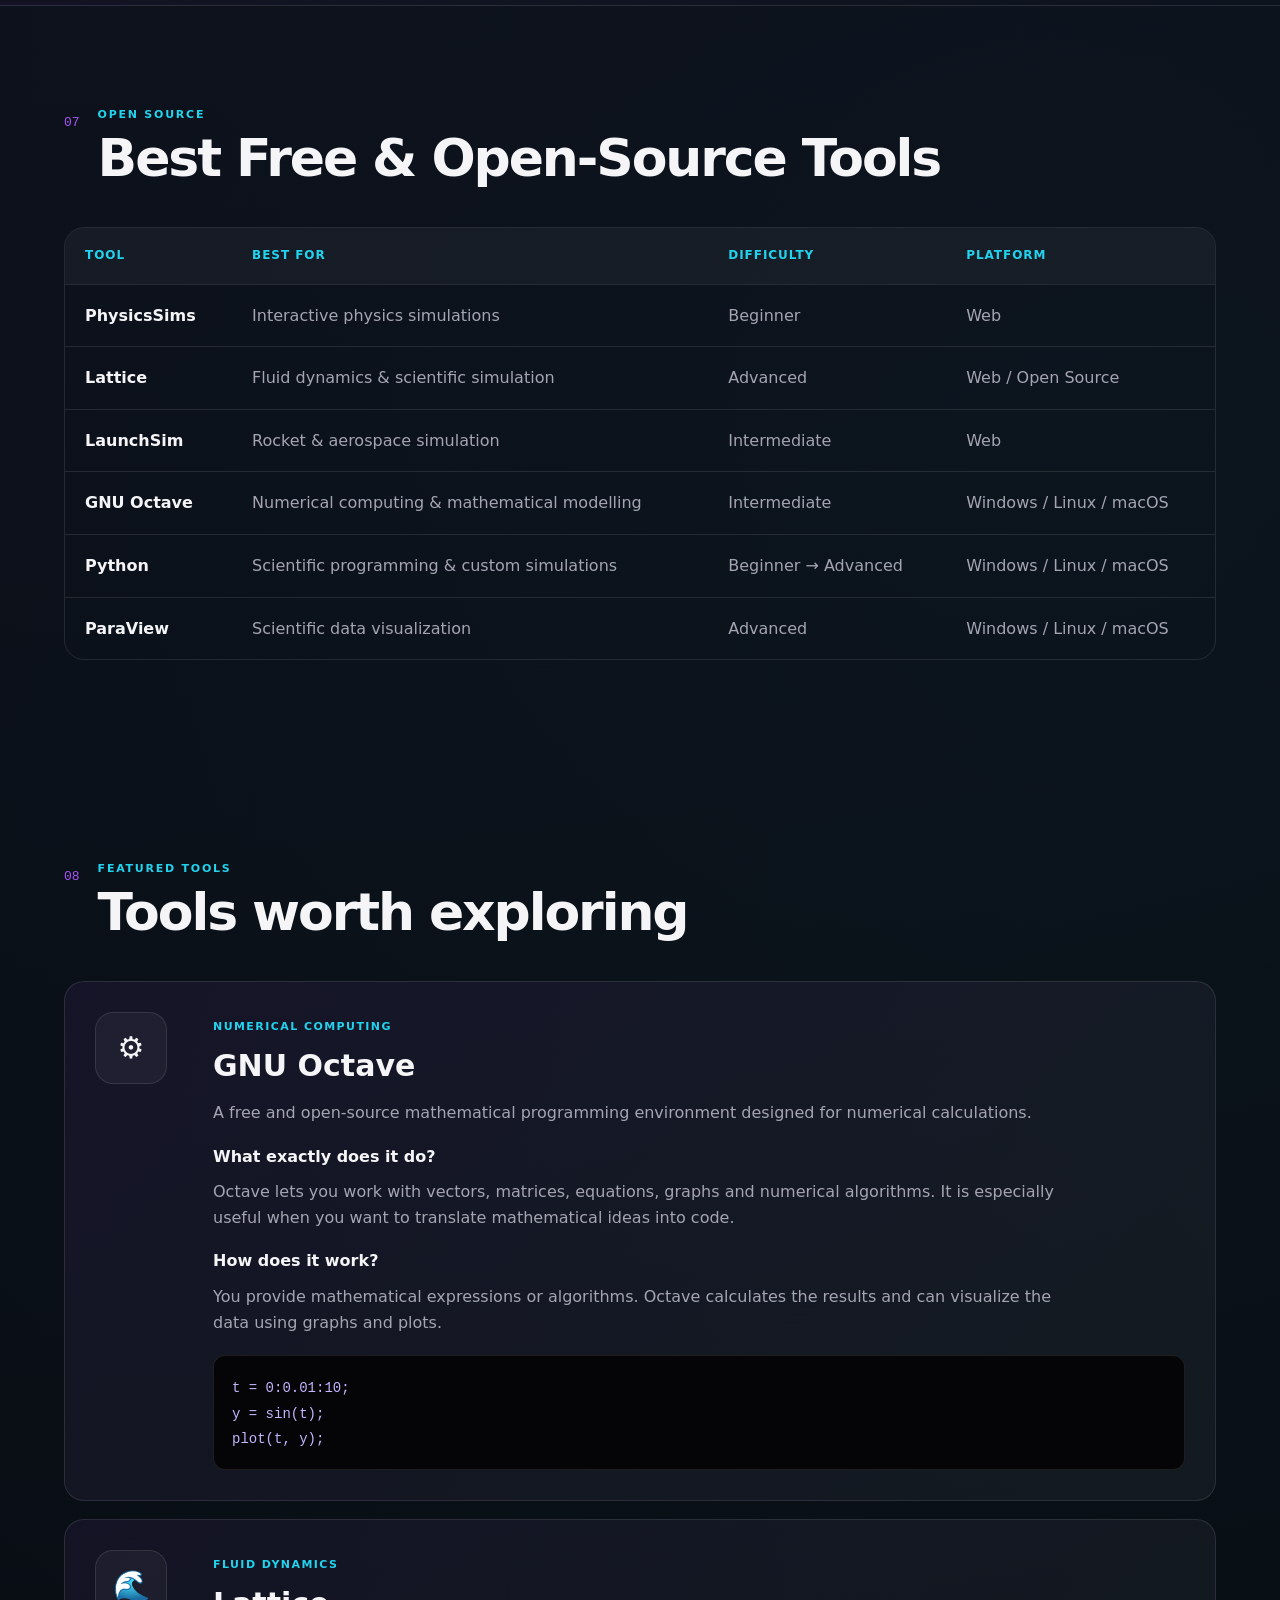
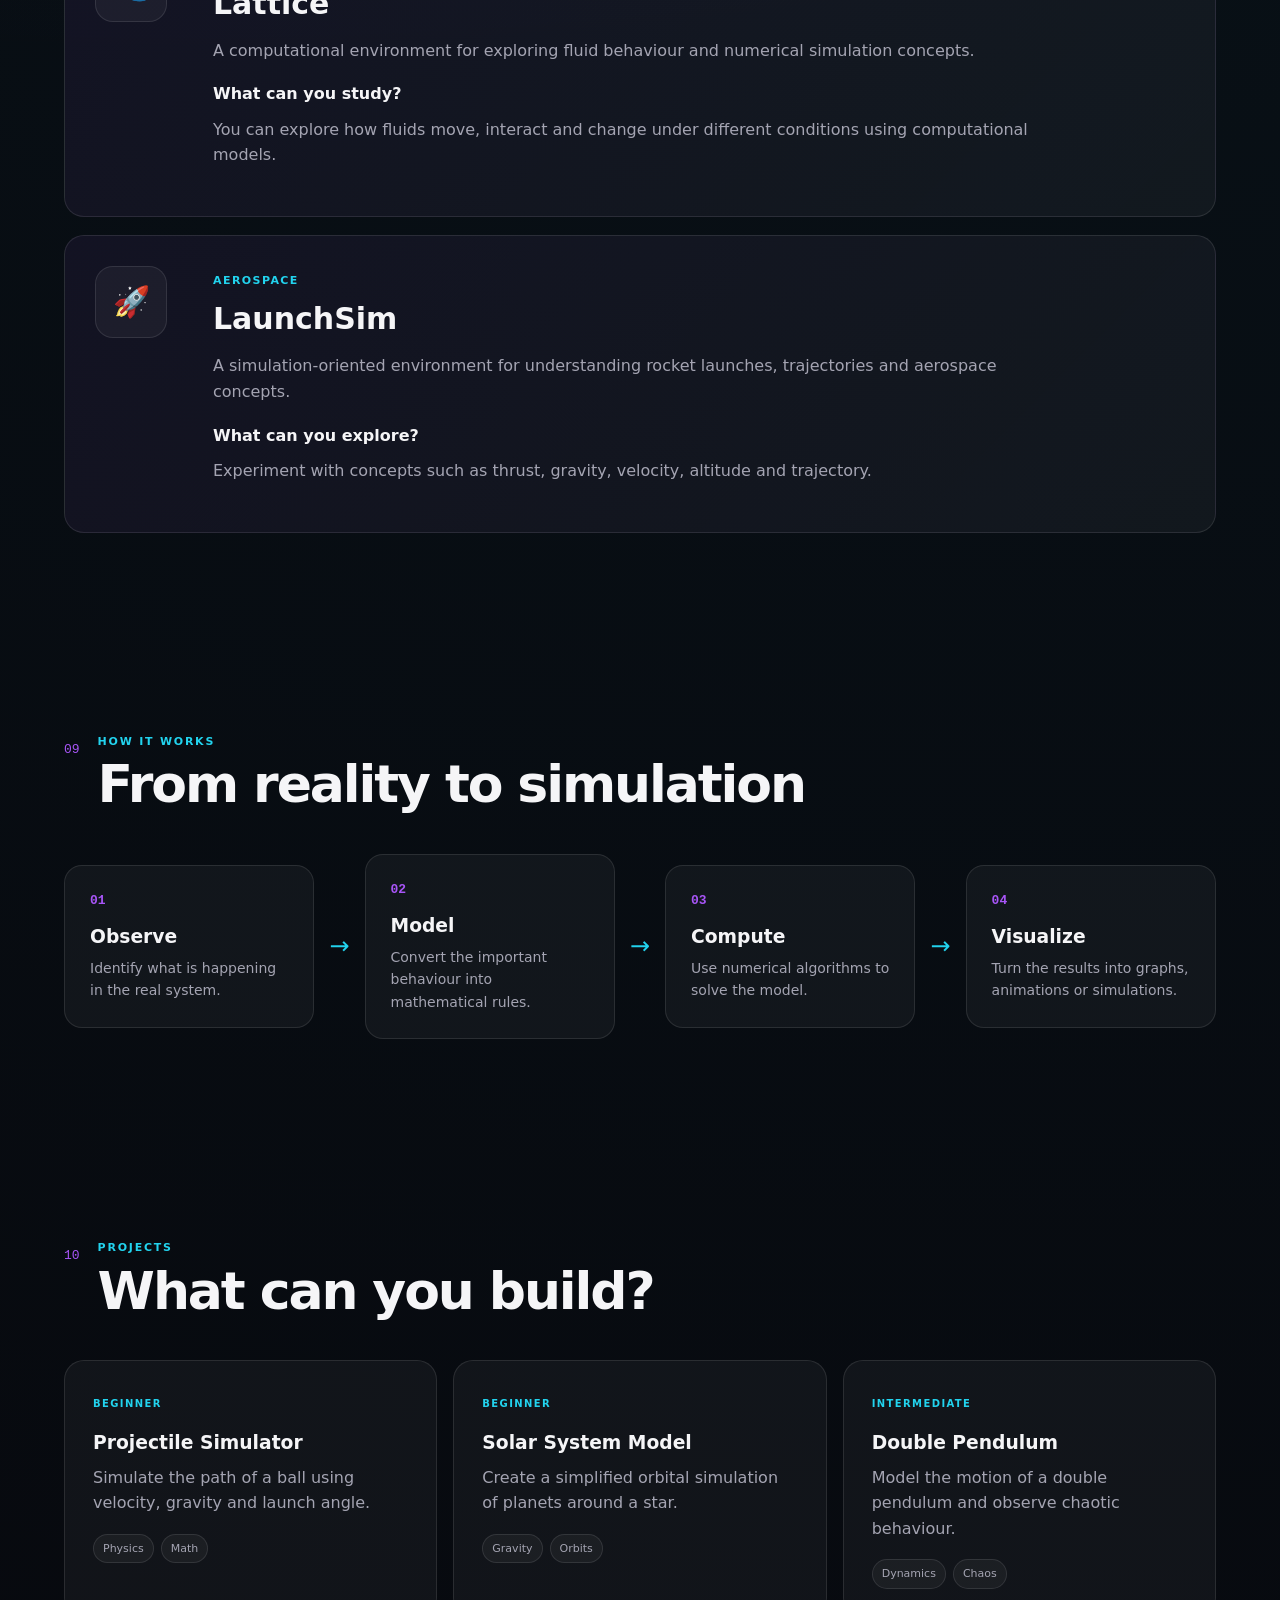
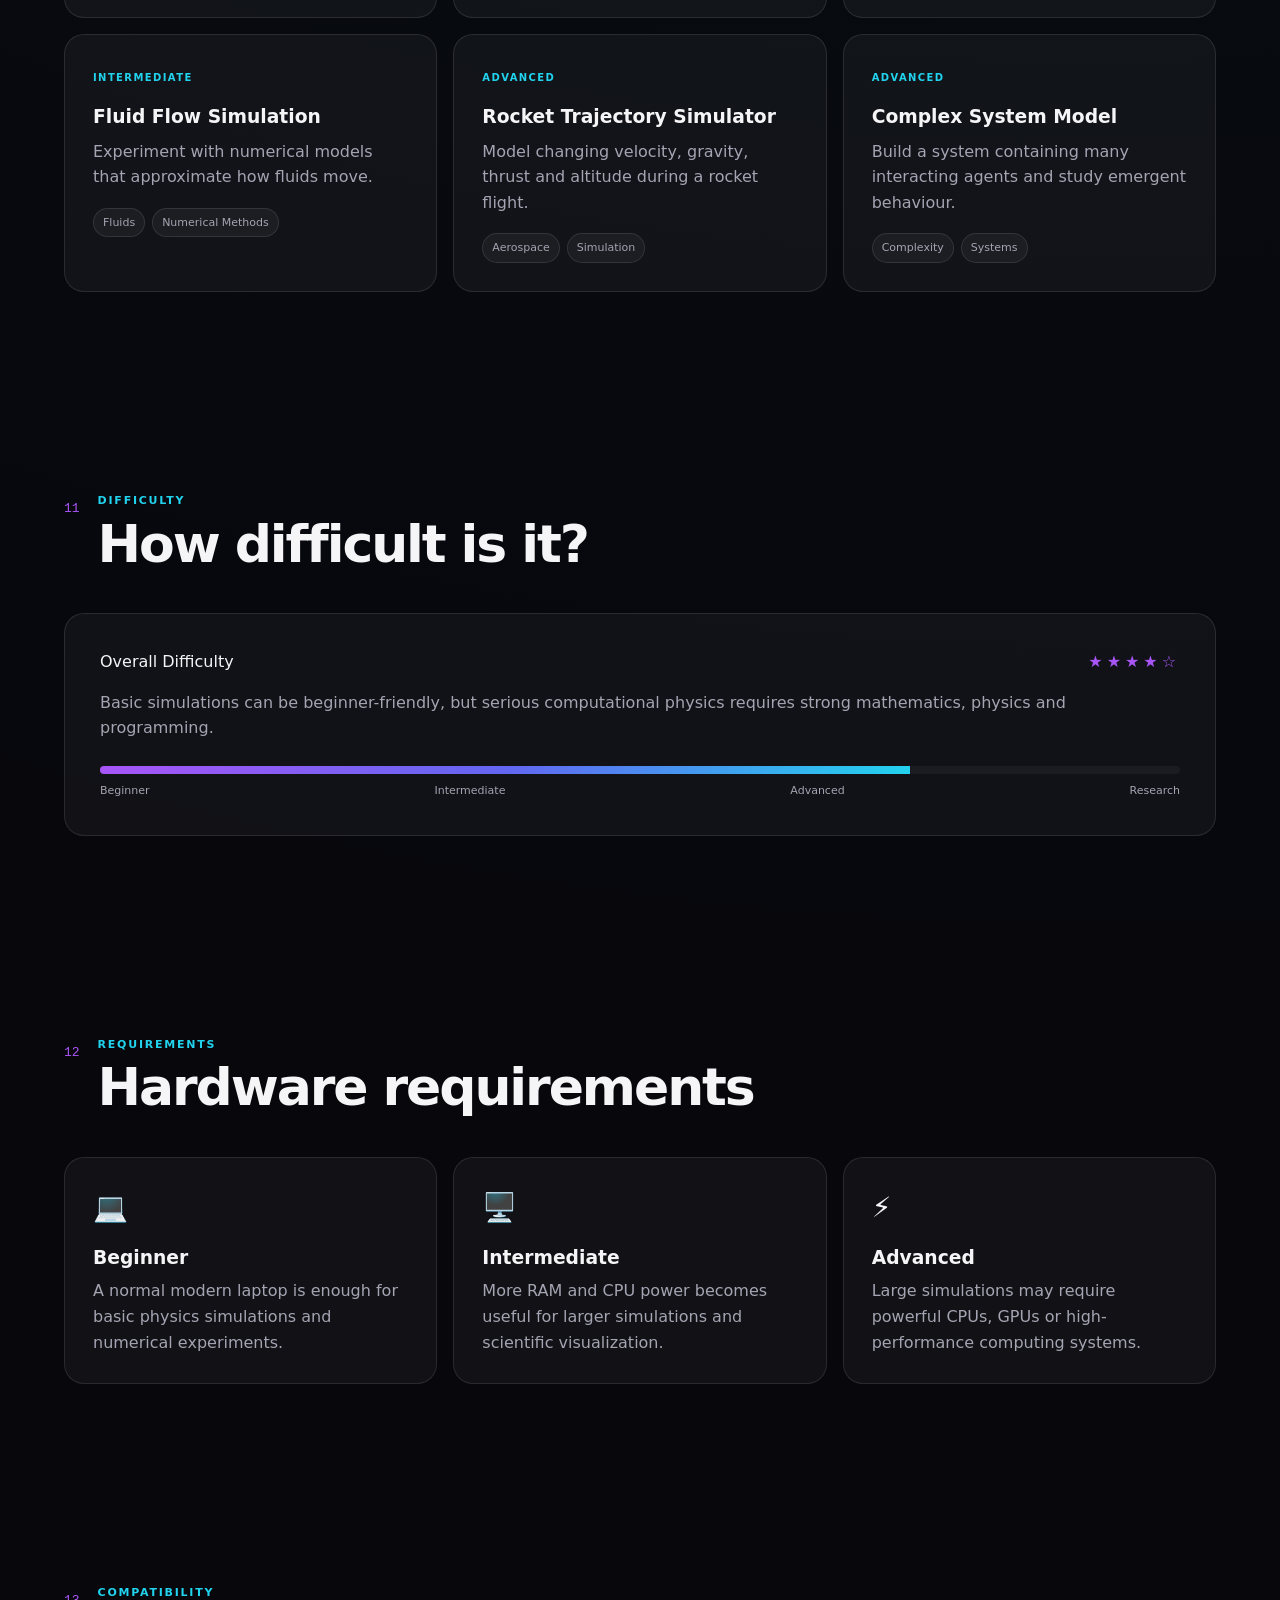
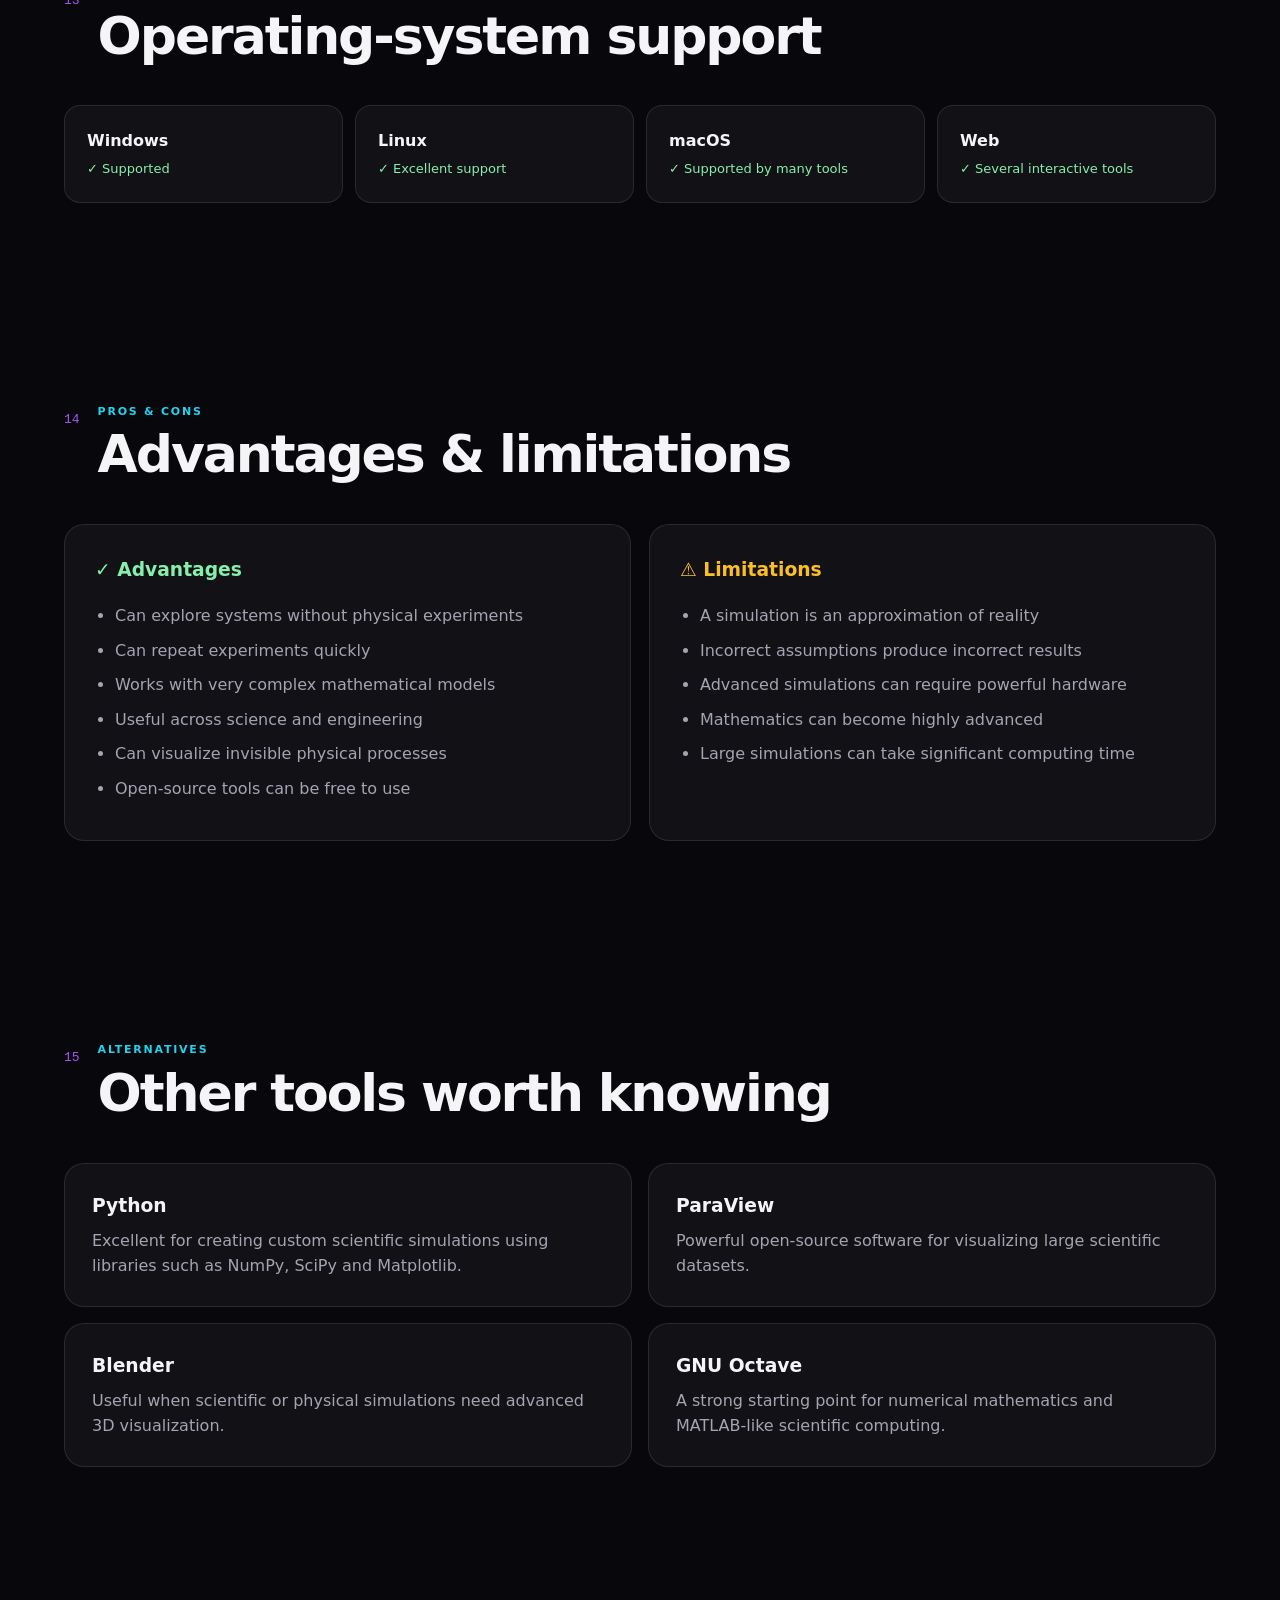
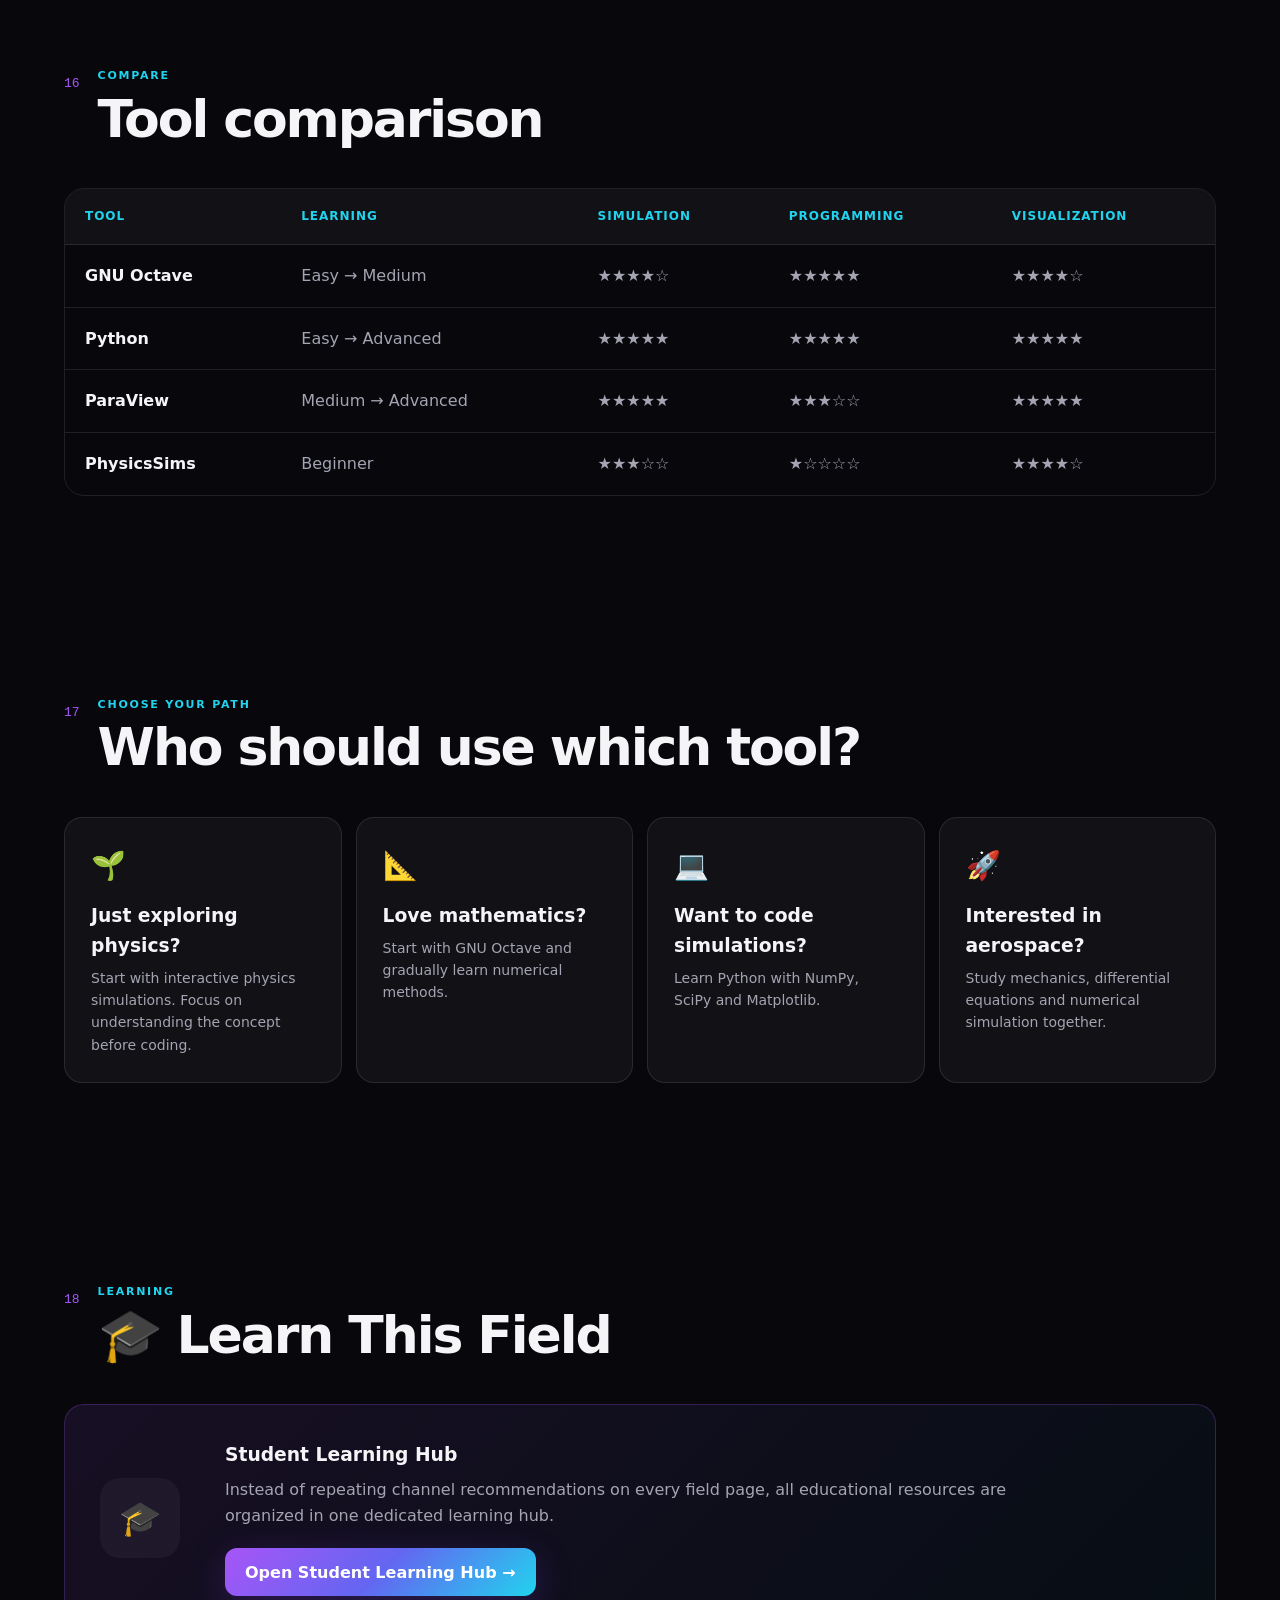
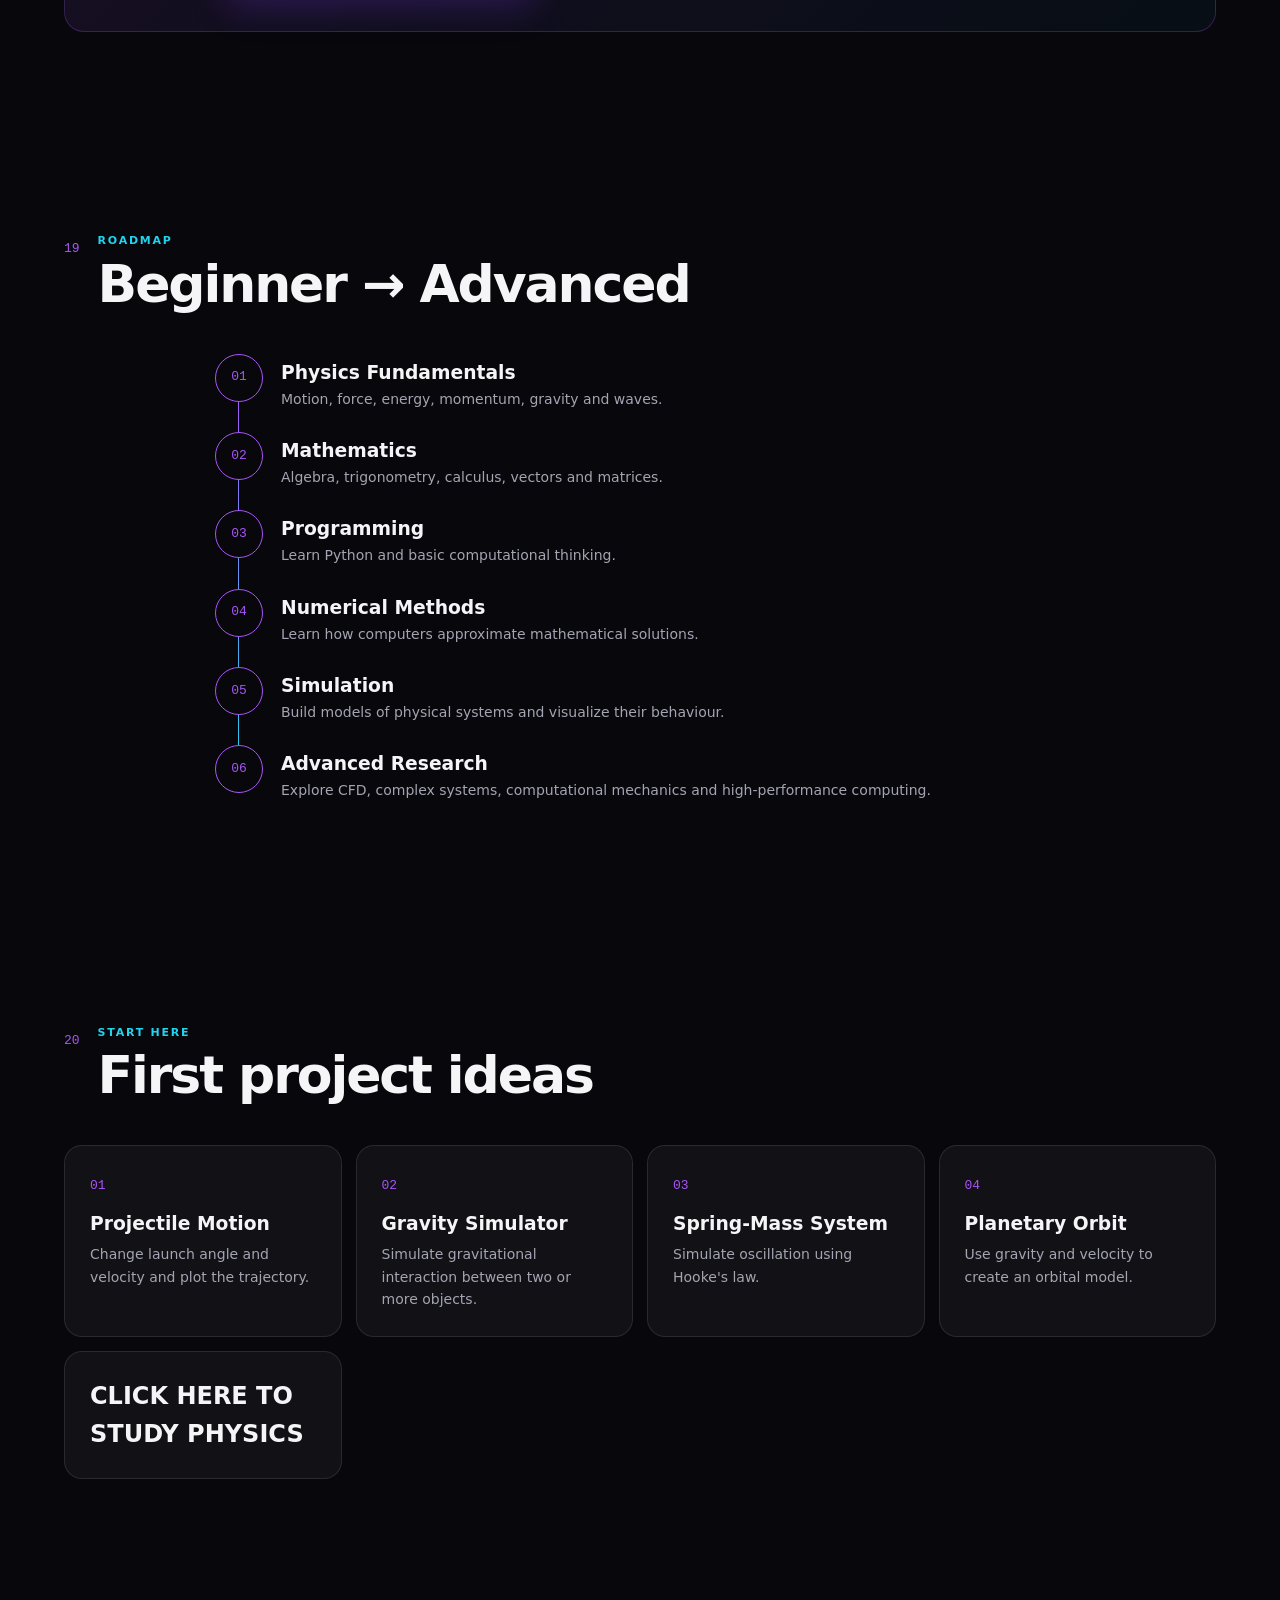
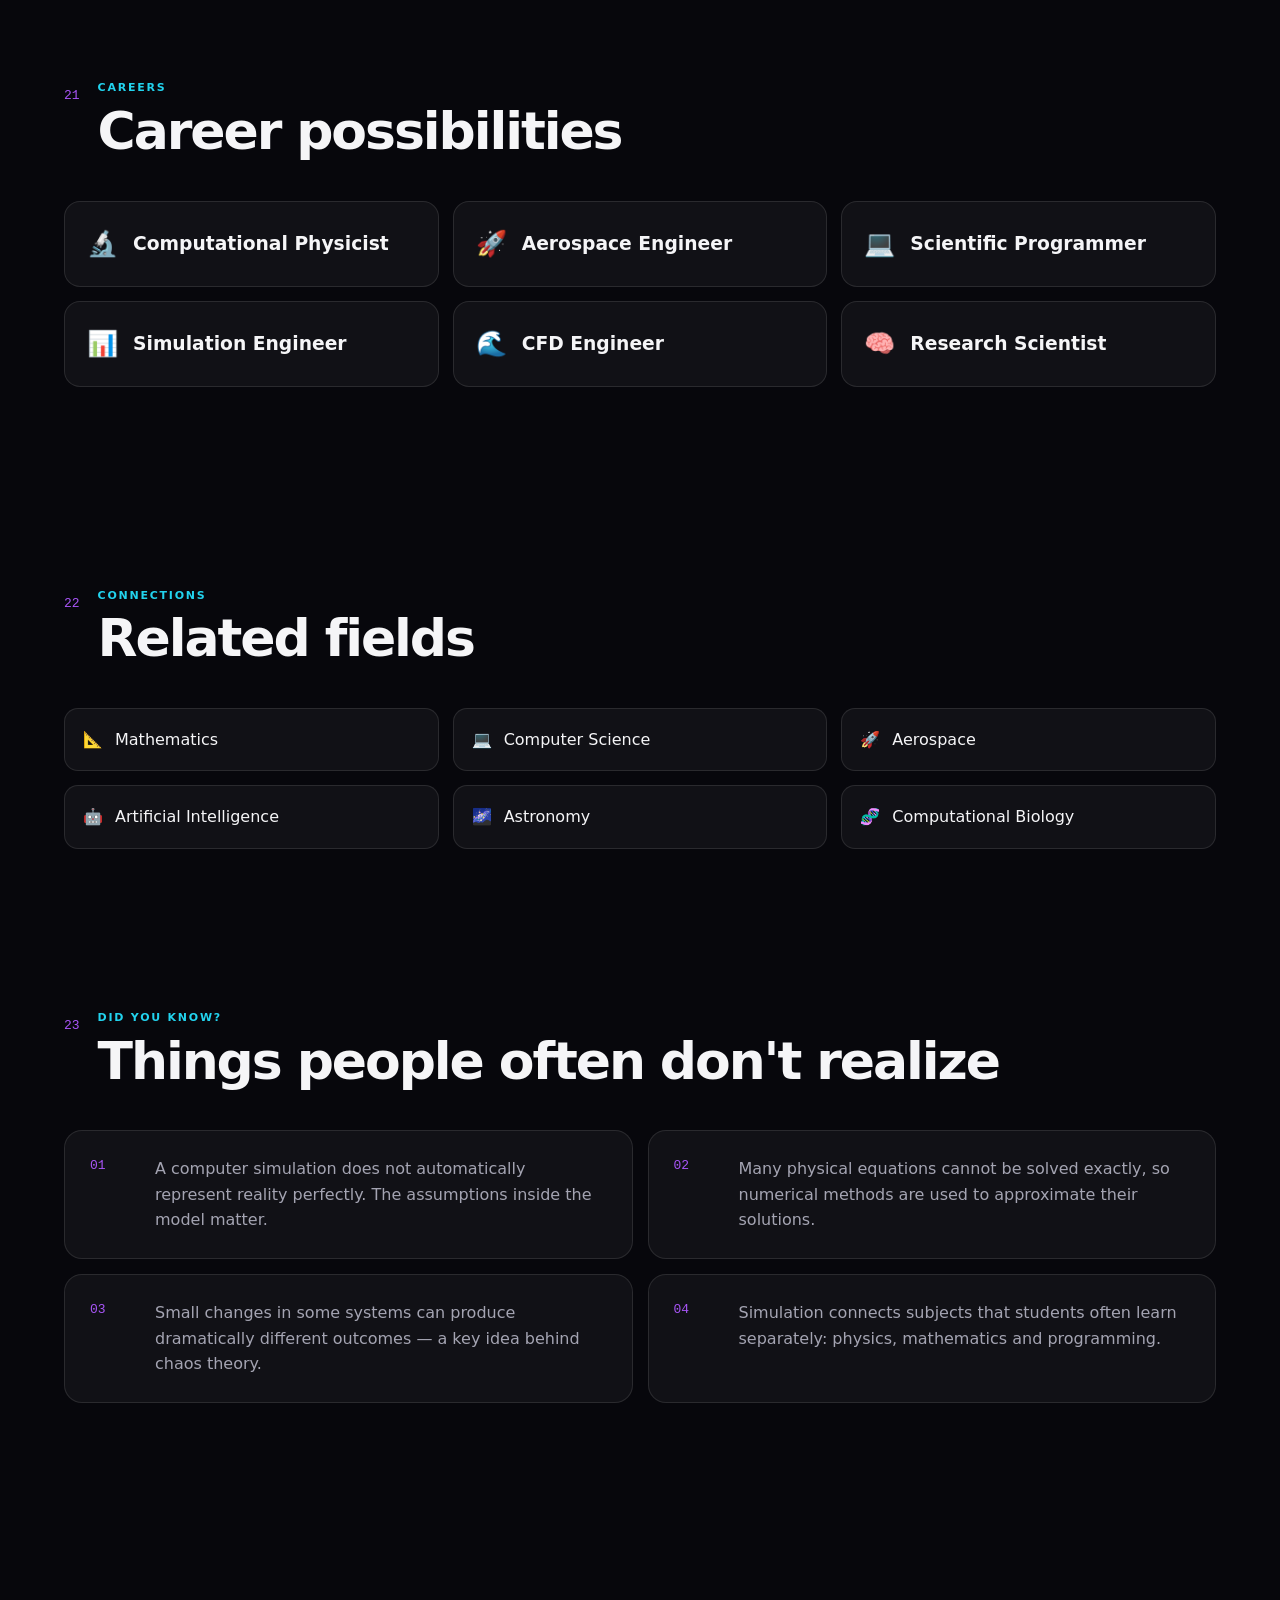
<file: html/physics.html>
<!DOCTYPE html>
<html lang="en">
<head>
  <meta charset="UTF-8">
  <meta name="viewport" content="width=device-width, initial-scale=1.0">

  <title>Physics & Scientific Simulation — Open-Source Tools | OpenField</title>
  <meta
    name="description"
    content="Explore physics and scientific simulation with free and open-source tools for fluid dynamics, aerospace, computational science, complex systems and interactive physics."
>

  <link rel="stylesheet" href="../css/physics.css">
</head>

<body>
<!--PHYISICS LINK-->
<div class="first-project"><h1><a href="https://jayantsingh20091988-hue.github.io/physicslab-/">CLICK HRE TO STUDY PHYSICS-->PHYSICS LAB</a></h1></div>
  <!-- Reading Progress -->
  <div class="progress-bar" id="progressBar"></div>

  <!-- Header -->
  <header class="topbar">
    <div class="nav-container">

      <a href="index.html" class="logo">
        <span class="logo-dot"></span>
        Field Explorer
      </a>

      <nav class="nav-links">
        <a href="index.html">Home</a>
        <a href="fields.html">Fields</a>
        <a href="education.html">Education</a>
      </nav>

      <div class="nav-actions">
        <button id="searchBtn" class="icon-btn" aria-label="Search">
          🔍
        </button>

        <button id="themeBtn" class="icon-btn" aria-label="Toggle theme">
          ☀️
        </button>

        <button id="menuBtn" class="menu-btn" aria-label="Open menu">
          ☰
        </button>
      </div>

    </div>
  </header>


  <!-- Search -->
  <div class="search-overlay" id="searchOverlay">
    <div class="search-box">
      <div class="search-header">
        <h3>Search this field</h3>
        <button id="closeSearch">✕</button>
      </div>

      <input
        type="text"
        id="searchInput"
        placeholder="Search physics, simulation, tools..."
      >

      <p class="search-hint">
        Press <kbd>Esc</kbd> to close
      </p>
    </div>
  </div>


  <main>

    <!-- Hero -->
    <section class="hero">
      <div class="hero-grid">

        <div class="hero-content">

          <div class="badge">
            ⚛️ Physics & Computational Science
          </div>

          <h1>
            Physics, Simulation
            <span>& Computational Science</span>
          </h1>

          <p class="hero-subtitle">
            Understand how the physical world behaves by turning
            mathematical models into interactive simulations.
          </p>

          <div class="hero-buttons">
            <a href="#tools" class="btn primary">
              Explore Tools
            </a>

            <a href="#learning" class="btn secondary">
              Start Learning
            </a>
          </div>

        </div>

        <div class="hero-visual">
          <div class="orbit orbit-one"></div>
          <div class="orbit orbit-two"></div>
          <div class="orbit orbit-three"></div>

          <div class="physics-core">
            <span>F</span>
            <small>= ma</small>
          </div>

          <div class="floating-formula formula-one">
            E = mc²
          </div>

          <div class="floating-formula formula-two">
            ∇ · v = 0
          </div>

          <div class="floating-formula formula-three">
            F = Gm₁m₂/r²
          </div>
        </div>

      </div>
    </section>


    <!-- Field Definition -->
    <section class="section">
      <div class="section-heading">
        <span class="section-number">01</span>
        <div>
          <p class="eyebrow">THE FIELD</p>
          <h2>What is this field?</h2>
        </div>
      </div>

      <div class="definition-card">
        <div class="definition-icon">⚛️</div>

        <div>
          <h3>Physics + Mathematics + Computing</h3>

          <p>
            Computational physics uses mathematics, algorithms and
            computers to model physical systems that may be difficult,
            expensive or impossible to study directly in the real world.
          </p>

          <p>
            Instead of only solving equations on paper, you can build
            simulations that show how particles, fluids, spacecraft,
            forces, waves and complex systems behave over time.
          </p>
        </div>
      </div>
    </section>


    <!-- Why -->
    <section class="section">
      <div class="section-heading">
        <span class="section-number">02</span>
        <div>
          <p class="eyebrow">WHY IT MATTERS</p>
          <h2>Why does this field matter?</h2>
        </div>
      </div>

      <div class="card-grid three">

        <article class="info-card">
          <div class="card-icon">🔬</div>
          <h3>Understand Complex Systems</h3>
          <p>
            Computers can model systems containing thousands or
            millions of interacting variables.
          </p>
        </article>

        <article class="info-card">
          <div class="card-icon">🚀</div>
          <h3>Test Without Building</h3>
          <p>
            Simulations allow engineers and scientists to test ideas
            before spending resources on physical experiments.
          </p>
        </article>

        <article class="info-card">
          <div class="card-icon">🧠</div>
          <h3>See Mathematics in Action</h3>
          <p>
            Equations become moving particles, flowing fluids,
            trajectories, waves and visual models.
          </p>
        </article>

      </div>
    </section>


    <!-- What Can You Do -->
    <section class="section">
      <div class="section-heading">
        <span class="section-number">03</span>
        <div>
          <p class="eyebrow">POSSIBILITIES</p>
          <h2>What can you do with it?</h2>
        </div>
      </div>

      <div class="tag-grid">

        <span>🌊 Fluid simulations</span>
        <span>🚀 Rocket trajectories</span>
        <span>🪐 Orbital mechanics</span>
        <span>⚡ Electromagnetism</span>
        <span>🌡️ Heat transfer</span>
        <span>🌊 Wave propagation</span>
        <span>💥 Particle interactions</span>
        <span>🌌 Astrophysics models</span>
        <span>🧬 Biological systems</span>
        <span>🌱 Ecosystem models</span>
        <span>🤖 Artificial life</span>
        <span>📊 System dynamics</span>

      </div>
    </section>


    <!-- Applications -->
    <section class="section">
      <div class="section-heading">
        <span class="section-number">04</span>
        <div>
          <p class="eyebrow">REAL WORLD</p>
          <h2>Real-world applications</h2>
        </div>
      </div>

      <div class="application-grid">

        <article>
          <span>✈️</span>
          <h3>Aerospace</h3>
          <p>
            Aircraft, rockets, orbital trajectories and atmospheric
            behaviour can be studied through simulation.
          </p>
        </article>

        <article>
          <span>🏎️</span>
          <h3>Engineering</h3>
          <p>
            Engineers simulate forces, heat, fluids, structures and
            mechanical systems before manufacturing.
          </p>
        </article>

        <article>
          <span>🌊</span>
          <h3>Fluid Dynamics</h3>
          <p>
            Computational fluid dynamics helps study airflow,
            turbulence, water flow and other fluid systems.
          </p>
        </article>

        <article>
          <span>🌌</span>
          <h3>Astronomy</h3>
          <p>
            Scientists model planetary systems, galaxies, stars and
            gravitational interactions.
          </p>
        </article>

        <article>
          <span>🧬</span>
          <h3>Biology</h3>
          <p>
            Mathematical models can represent population dynamics,
            cellular systems and biological processes.
          </p>
        </article>

        <article>
          <span>🏭</span>
          <h3>Industrial Research</h3>
          <p>
            Simulation reduces the need for expensive physical
            prototypes and repeated experiments.
          </p>
        </article>

      </div>
    </section>


    <!-- People -->
    <section class="section">
      <div class="section-heading">
        <span class="section-number">05</span>
        <div>
          <p class="eyebrow">PEOPLE</p>
          <h2>Who works in this field?</h2>
        </div>
      </div>

      <div class="people-list">

        <div class="person">
          <strong>Computational Physicist</strong>
          <span>Builds mathematical and numerical models of physical systems.</span>
        </div>

        <div class="person">
          <strong>Simulation Engineer</strong>
          <span>Creates computer simulations for engineering problems.</span>
        </div>

        <div class="person">
          <strong>Aerospace Engineer</strong>
          <span>Uses physics and simulation to study aircraft and spacecraft.</span>
        </div>

        <div class="person">
          <strong>Research Scientist</strong>
          <span>Uses computational models to investigate scientific questions.</span>
        </div>

        <div class="person">
          <strong>Data / Scientific Programmer</strong>
          <span>Develops software for scientific calculations and experiments.</span>
        </div>

        <div class="person">
          <strong>Systems Scientist</strong>
          <span>Studies interactions between many components of complex systems.</span>
        </div>

      </div>
    </section>


    <!-- Core Concepts -->
    <section class="section dark-section">
      <div class="section-heading">
        <span class="section-number">06</span>
        <div>
          <p class="eyebrow">FOUNDATIONS</p>
          <h2>Core concepts to understand</h2>
        </div>
      </div>

      <div class="concept-grid">

        <div class="concept">
          <span>01</span>
          <h3>Classical Mechanics</h3>
          <p>
            Motion, force, momentum, energy and Newton's laws.
          </p>
        </div>

        <div class="concept">
          <span>02</span>
          <h3>Calculus</h3>
          <p>
            Derivatives, integrals and differential equations describe
            changing physical systems.
          </p>
        </div>

        <div class="concept">
          <span>03</span>
          <h3>Linear Algebra</h3>
          <p>
            Vectors and matrices are fundamental to many simulations.
          </p>
        </div>

        <div class="concept">
          <span>04</span>
          <h3>Differential Equations</h3>
          <p>
            Equations that describe how physical quantities change.
          </p>
        </div>

        <div class="concept">
          <span>05</span>
          <h3>Numerical Methods</h3>
          <p>
            Techniques for obtaining approximate solutions using computers.
          </p>
        </div>

        <div class="concept">
          <span>06</span>
          <h3>Algorithms</h3>
          <p>
            Step-by-step computational procedures used to solve problems.
          </p>
        </div>

        <div class="concept">
          <span>07</span>
          <h3>Probability</h3>
          <p>
            Important for uncertainty, statistical physics and stochastic systems.
          </p>
        </div>

        <div class="concept">
          <span>08</span>
          <h3>Modelling</h3>
          <p>
            Converting a real-world system into mathematical rules.
          </p>
        </div>

      </div>
    </section>


    <!-- Tools -->
    <section class="section" id="tools">

      <div class="section-heading">
        <span class="section-number">07</span>
        <div>
          <p class="eyebrow">OPEN SOURCE</p>
          <h2>Best Free & Open-Source Tools</h2>
        </div>
      </div>

      <div class="tool-table-wrapper">

        <table class="tool-table">

          <thead>
            <tr>
              <th>Tool</th>
              <th>Best For</th>
              <th>Difficulty</th>
              <th>Platform</th>
            </tr>
          </thead>

          <tbody>

            <tr>
              <td>
                <strong>PhysicsSims</strong>
              </td>
              <td>Interactive physics simulations</td>
              <td>Beginner</td>
              <td>Web</td>
            </tr>

            <tr>
              <td>
                <strong>Lattice</strong>
              </td>
              <td>Fluid dynamics & scientific simulation</td>
              <td>Advanced</td>
              <td>Web / Open Source</td>
            </tr>

            <tr>
              <td>
                <strong>LaunchSim</strong>
              </td>
              <td>Rocket & aerospace simulation</td>
              <td>Intermediate</td>
              <td>Web</td>
            </tr>

            <tr>
              <td>
                <strong>GNU Octave</strong>
              </td>
              <td>Numerical computing & mathematical modelling</td>
              <td>Intermediate</td>
              <td>Windows / Linux / macOS</td>
            </tr>

            <tr>
              <td>
                <strong>Python</strong>
              </td>
              <td>Scientific programming & custom simulations</td>
              <td>Beginner → Advanced</td>
              <td>Windows / Linux / macOS</td>
            </tr>

            <tr>
              <td>
                <strong>ParaView</strong>
              </td>
              <td>Scientific data visualization</td>
              <td>Advanced</td>
              <td>Windows / Linux / macOS</td>
            </tr>

          </tbody>

        </table>

      </div>
    </section>


    <!-- Featured Tools -->
    <section class="section" id="featured">

      <div class="section-heading">
        <span class="section-number">08</span>
        <div>
          <p class="eyebrow">FEATURED TOOLS</p>
          <h2>Tools worth exploring</h2>
        </div>
      </div>

      <div class="featured-grid">

        <article class="featured-tool">

          <div class="tool-logo">⚙️</div>

          <div class="tool-content">

            <span class="tool-label">NUMERICAL COMPUTING</span>

            <h3>GNU Octave</h3>

            <p>
              A free and open-source mathematical programming
              environment designed for numerical calculations.
            </p>

            <h4>What exactly does it do?</h4>

            <p>
              Octave lets you work with vectors, matrices, equations,
              graphs and numerical algorithms. It is especially useful
              when you want to translate mathematical ideas into code.
            </p>

            <h4>How does it work?</h4>

            <p>
              You provide mathematical expressions or algorithms.
              Octave calculates the results and can visualize the data
              using graphs and plots.
            </p>

            <div class="code-example">
              <code>
                t = 0:0.01:10;<br>
                y = sin(t);<br>
                plot(t, y);
              </code>
            </div>

          </div>

        </article>


        <article class="featured-tool">

          <div class="tool-logo">🌊</div>

          <div class="tool-content">

            <span class="tool-label">FLUID DYNAMICS</span>

            <h3>Lattice</h3>

            <p>
              A computational environment for exploring fluid
              behaviour and numerical simulation concepts.
            </p>

            <h4>What can you study?</h4>

            <p>
              You can explore how fluids move, interact and change
              under different conditions using computational models.
            </p>

          </div>

        </article>


        <article class="featured-tool">

          <div class="tool-logo">🚀</div>

          <div class="tool-content">

            <span class="tool-label">AEROSPACE</span>

            <h3>LaunchSim</h3>

            <p>
              A simulation-oriented environment for understanding
              rocket launches, trajectories and aerospace concepts.
            </p>

            <h4>What can you explore?</h4>

            <p>
              Experiment with concepts such as thrust, gravity,
              velocity, altitude and trajectory.
            </p>

          </div>

        </article>

      </div>

    </section>


    <!-- Simplified Workflow -->
    <section class="section">

      <div class="section-heading">
        <span class="section-number">09</span>
        <div>
          <p class="eyebrow">HOW IT WORKS</p>
          <h2>From reality to simulation</h2>
        </div>
      </div>

      <div class="workflow">

        <div class="workflow-step">
          <div class="step-number">01</div>
          <h3>Observe</h3>
          <p>
            Identify what is happening in the real system.
          </p>
        </div>

        <div class="workflow-arrow">→</div>

        <div class="workflow-step">
          <div class="step-number">02</div>
          <h3>Model</h3>
          <p>
            Convert the important behaviour into mathematical rules.
          </p>
        </div>

        <div class="workflow-arrow">→</div>

        <div class="workflow-step">
          <div class="step-number">03</div>
          <h3>Compute</h3>
          <p>
            Use numerical algorithms to solve the model.
          </p>
        </div>

        <div class="workflow-arrow">→</div>

        <div class="workflow-step">
          <div class="step-number">04</div>
          <h3>Visualize</h3>
          <p>
            Turn the results into graphs, animations or simulations.
          </p>
        </div>

      </div>

    </section>


    <!-- Projects -->
    <section class="section">

      <div class="section-heading">
        <span class="section-number">10</span>
        <div>
          <p class="eyebrow">PROJECTS</p>
          <h2>What can you build?</h2>
        </div>
      </div>

      <div class="project-grid">

        <article class="project-card beginner">
          <span class="level">BEGINNER</span>
          <h3>Projectile Simulator</h3>
          <p>
            Simulate the path of a ball using velocity, gravity
            and launch angle.
          </p>
          <div class="project-tags">
            <span>Physics</span>
            <span>Math</span>
          </div>
        </article>

        <article class="project-card beginner">
          <span class="level">BEGINNER</span>
          <h3>Solar System Model</h3>
          <p>
            Create a simplified orbital simulation of planets
            around a star.
          </p>
          <div class="project-tags">
            <span>Gravity</span>
            <span>Orbits</span>
          </div>
        </article>

        <article class="project-card intermediate">
          <span class="level">INTERMEDIATE</span>
          <h3>Double Pendulum</h3>
          <p>
            Model the motion of a double pendulum and observe
            chaotic behaviour.
          </p>
          <div class="project-tags">
            <span>Dynamics</span>
            <span>Chaos</span>
          </div>
        </article>

        <article class="project-card intermediate">
          <span class="level">INTERMEDIATE</span>
          <h3>Fluid Flow Simulation</h3>
          <p>
            Experiment with numerical models that approximate
            how fluids move.
          </p>
          <div class="project-tags">
            <span>Fluids</span>
            <span>Numerical Methods</span>
          </div>
        </article>

        <article class="project-card advanced">
          <span class="level">ADVANCED</span>
          <h3>Rocket Trajectory Simulator</h3>
          <p>
            Model changing velocity, gravity, thrust and altitude
            during a rocket flight.
          </p>
          <div class="project-tags">
            <span>Aerospace</span>
            <span>Simulation</span>
          </div>
        </article>

        <article class="project-card advanced">
          <span class="level">ADVANCED</span>
          <h3>Complex System Model</h3>
          <p>
            Build a system containing many interacting agents
            and study emergent behaviour.
          </p>
          <div class="project-tags">
            <span>Complexity</span>
            <span>Systems</span>
          </div>
        </article>

      </div>

    </section>


    <!-- Difficulty -->
    <section class="section">

      <div class="section-heading">
        <span class="section-number">11</span>
        <div>
          <p class="eyebrow">DIFFICULTY</p>
          <h2>How difficult is it?</h2>
        </div>
      </div>

      <div class="difficulty-card">

        <div class="difficulty-level">
          <span>Overall Difficulty</span>
          <strong>★★★★☆</strong>
        </div>

        <p>
          Basic simulations can be beginner-friendly, but serious
          computational physics requires strong mathematics,
          physics and programming.
        </p>

        <div class="difficulty-bar">
          <div></div>
        </div>

        <div class="difficulty-labels">
          <span>Beginner</span>
          <span>Intermediate</span>
          <span>Advanced</span>
          <span>Research</span>
        </div>

      </div>

    </section>


    <!-- Hardware -->
    <section class="section">

      <div class="section-heading">
        <span class="section-number">12</span>
        <div>
          <p class="eyebrow">REQUIREMENTS</p>
          <h2>Hardware requirements</h2>
        </div>
      </div>

      <div class="hardware-grid">

        <div class="hardware-card">
          <span>💻</span>
          <h3>Beginner</h3>
          <p>
            A normal modern laptop is enough for basic physics
            simulations and numerical experiments.
          </p>
        </div>

        <div class="hardware-card">
          <span>🖥️</span>
          <h3>Intermediate</h3>
          <p>
            More RAM and CPU power becomes useful for larger
            simulations and scientific visualization.
          </p>
        </div>

        <div class="hardware-card">
          <span>⚡</span>
          <h3>Advanced</h3>
          <p>
            Large simulations may require powerful CPUs,
            GPUs or high-performance computing systems.
          </p>
        </div>

      </div>

    </section>


    <!-- OS -->
    <section class="section">

      <div class="section-heading">
        <span class="section-number">13</span>
        <div>
          <p class="eyebrow">COMPATIBILITY</p>
          <h2>Operating-system support</h2>
        </div>
      </div>

      <div class="os-grid">

        <div>
          <strong>Windows</strong>
          <span>✓ Supported</span>
        </div>

        <div>
          <strong>Linux</strong>
          <span>✓ Excellent support</span>
        </div>

        <div>
          <strong>macOS</strong>
          <span>✓ Supported by many tools</span>
        </div>

        <div>
          <strong>Web</strong>
          <span>✓ Several interactive tools</span>
        </div>

      </div>

    </section>


    <!-- Advantages -->
    <section class="section">

      <div class="section-heading">
        <span class="section-number">14</span>
        <div>
          <p class="eyebrow">PROS & CONS</p>
          <h2>Advantages & limitations</h2>
        </div>
      </div>

      <div class="pros-cons">

        <div class="pros">
          <h3>✓ Advantages</h3>

          <ul>
            <li>Can explore systems without physical experiments</li>
            <li>Can repeat experiments quickly</li>
            <li>Works with very complex mathematical models</li>
            <li>Useful across science and engineering</li>
            <li>Can visualize invisible physical processes</li>
            <li>Open-source tools can be free to use</li>
          </ul>
        </div>

        <div class="cons">
          <h3>⚠ Limitations</h3>

          <ul>
            <li>A simulation is an approximation of reality</li>
            <li>Incorrect assumptions produce incorrect results</li>
            <li>Advanced simulations can require powerful hardware</li>
            <li>Mathematics can become highly advanced</li>
            <li>Large simulations can take significant computing time</li>
          </ul>
        </div>

      </div>

    </section>


    <!-- Alternatives -->
    <section class="section">

      <div class="section-heading">
        <span class="section-number">15</span>
        <div>
          <p class="eyebrow">ALTERNATIVES</p>
          <h2>Other tools worth knowing</h2>
        </div>
      </div>

      <div class="alternative-grid">

        <div>
          <h3>Python</h3>
          <p>
            Excellent for creating custom scientific simulations
            using libraries such as NumPy, SciPy and Matplotlib.
          </p>
        </div>

        <div>
          <h3>ParaView</h3>
          <p>
            Powerful open-source software for visualizing large
            scientific datasets.
          </p>
        </div>

        <div>
          <h3>Blender</h3>
          <p>
            Useful when scientific or physical simulations need
            advanced 3D visualization.
          </p>
        </div>

        <div>
          <h3>GNU Octave</h3>
          <p>
            A strong starting point for numerical mathematics
            and MATLAB-like scientific computing.
          </p>
        </div>

      </div>

    </section>


    <!-- Comparison -->
    <section class="section">

      <div class="section-heading">
        <span class="section-number">16</span>
        <div>
          <p class="eyebrow">COMPARE</p>
          <h2>Tool comparison</h2>
        </div>
      </div>

      <div class="tool-table-wrapper">

        <table class="tool-table comparison">

          <thead>
            <tr>
              <th>Tool</th>
              <th>Learning</th>
              <th>Simulation</th>
              <th>Programming</th>
              <th>Visualization</th>
            </tr>
          </thead>

          <tbody>

            <tr>
              <td><strong>GNU Octave</strong></td>
              <td>Easy → Medium</td>
              <td>★★★★☆</td>
              <td>★★★★★</td>
              <td>★★★★☆</td>
            </tr>

            <tr>
              <td><strong>Python</strong></td>
              <td>Easy → Advanced</td>
              <td>★★★★★</td>
              <td>★★★★★</td>
              <td>★★★★★</td>
            </tr>

            <tr>
              <td><strong>ParaView</strong></td>
              <td>Medium → Advanced</td>
              <td>★★★★★</td>
              <td>★★★☆☆</td>
              <td>★★★★★</td>
            </tr>

            <tr>
              <td><strong>PhysicsSims</strong></td>
              <td>Beginner</td>
              <td>★★★☆☆</td>
              <td>★☆☆☆☆</td>
              <td>★★★★☆</td>
            </tr>

          </tbody>

        </table>

      </div>

    </section>


    <!-- Who should use -->
    <section class="section">

      <div class="section-heading">
        <span class="section-number">17</span>
        <div>
          <p class="eyebrow">CHOOSE YOUR PATH</p>
          <h2>Who should use which tool?</h2>
        </div>
      </div>

      <div class="choice-grid">

        <div>
          <span>🌱</span>
          <h3>Just exploring physics?</h3>
          <p>
            Start with interactive physics simulations.
            Focus on understanding the concept before coding.
          </p>
        </div>

        <div>
          <span>📐</span>
          <h3>Love mathematics?</h3>
          <p>
            Start with GNU Octave and gradually learn
            numerical methods.
          </p>
        </div>

        <div>
          <span>💻</span>
          <h3>Want to code simulations?</h3>
          <p>
            Learn Python with NumPy, SciPy and Matplotlib.
          </p>
        </div>

        <div>
          <span>🚀</span>
          <h3>Interested in aerospace?</h3>
          <p>
            Study mechanics, differential equations and
            numerical simulation together.
          </p>
        </div>

      </div>

    </section>


    <!-- Learning -->
    <section class="section learning-section" id="learning">

      <div class="section-heading">
        <span class="section-number">18</span>
        <div>
          <p class="eyebrow">LEARNING</p>
          <h2>🎓 Learn This Field</h2>
        </div>
      </div>

      <div class="learning-hub">

        <div class="learning-icon">🎓</div>

        <div>
          <h3>Student Learning Hub</h3>

          <p>
            Instead of repeating channel recommendations on every
            field page, all educational resources are organized in
            one dedicated learning hub.
          </p>

          <a href="education.html" class="btn primary">
            Open Student Learning Hub →
          </a>
        </div>

      </div>

    </section>


    <!-- Learning Path -->
    <section class="section">

      <div class="section-heading">
        <span class="section-number">19</span>
        <div>
          <p class="eyebrow">ROADMAP</p>
          <h2>Beginner → Advanced</h2>
        </div>
      </div>

      <div class="roadmap">

        <div class="roadmap-item">
          <span>01</span>
          <div>
            <h3>Physics Fundamentals</h3>
            <p>
              Motion, force, energy, momentum, gravity and waves.
            </p>
          </div>
        </div>

        <div class="roadmap-item">
          <span>02</span>
          <div>
            <h3>Mathematics</h3>
            <p>
              Algebra, trigonometry, calculus, vectors and matrices.
            </p>
          </div>
        </div>

        <div class="roadmap-item">
          <span>03</span>
          <div>
            <h3>Programming</h3>
            <p>
              Learn Python and basic computational thinking.
            </p>
          </div>
        </div>

        <div class="roadmap-item">
          <span>04</span>
          <div>
            <h3>Numerical Methods</h3>
            <p>
              Learn how computers approximate mathematical solutions.
            </p>
          </div>
        </div>

        <div class="roadmap-item">
          <span>05</span>
          <div>
            <h3>Simulation</h3>
            <p>
              Build models of physical systems and visualize their behaviour.
            </p>
          </div>
        </div>

        <div class="roadmap-item">
          <span>06</span>
          <div>
            <h3>Advanced Research</h3>
            <p>
              Explore CFD, complex systems, computational mechanics
              and high-performance computing.
            </p>
          </div>
        </div>

      </div>

    </section>


    <!-- First Projects -->
    <section class="section">

      <div class="section-heading">
        <span class="section-number">20</span>
        <div>
          <p class="eyebrow">START HERE</p>
          <h2>First project ideas</h2>
        </div>
      </div>

      <div class="first-projects">

        <div class="first-project">
          <span>01</span>
          <h3>Projectile Motion</h3>
          <p>
            Change launch angle and velocity and plot the trajectory.
          </p>
        </div>

        <div class="first-project">
          <span>02</span>
          <h3>Gravity Simulator</h3>
          <p>
            Simulate gravitational interaction between two or more objects.
          </p>
        </div>

        <div class="first-project">
          <span>03</span>
          <h3>Spring-Mass System</h3>
          <p>
            Simulate oscillation using Hooke's law.
          </p>
        </div>

        <div class="first-project">
          <span>04</span>
          <h3>Planetary Orbit</h3>
          <p>
            Use gravity and velocity to create an orbital model.
          </p>
        </div>
<div class="first-project"><h1><a href="https://jayantsingh20091988-hue.github.io/physicslab-/">CLICK HERE TO STUDY PHYSICS</a></h1></div>
      </div>

    </section>
  



    <!-- Careers -->
    <section class="section">

      <div class="section-heading">
        <span class="section-number">21</span>
        <div>
          <p class="eyebrow">CAREERS</p>
          <h2>Career possibilities</h2>
        </div>
      </div>

      <div class="career-grid">

        <div>
          <span>🔬</span>
          <h3>Computational Physicist</h3>
        </div>

        <div>
          <span>🚀</span>
          <h3>Aerospace Engineer</h3>
        </div>

        <div>
          <span>💻</span>
          <h3>Scientific Programmer</h3>
        </div>

        <div>
          <span>📊</span>
          <h3>Simulation Engineer</h3>
        </div>

        <div>
          <span>🌊</span>
          <h3>CFD Engineer</h3>
        </div>

        <div>
          <span>🧠</span>
          <h3>Research Scientist</h3>
        </div>

      </div>

    </section>


    <!-- Related Fields -->
    <section class="section">

      <div class="section-heading">
        <span class="section-number">22</span>
        <div>
          <p class="eyebrow">CONNECTIONS</p>
          <h2>Related fields</h2>
        </div>
      </div>

      <div class="related-grid">

        <a href="#">
          <span>📐</span>
          Mathematics
        </a>

        <a href="#">
          <span>💻</span>
          Computer Science
        </a>

        <a href="#">
          <span>🚀</span>
          Aerospace
        </a>

        <a href="#">
          <span>🤖</span>
          Artificial Intelligence
        </a>

        <a href="#">
          <span>🌌</span>
          Astronomy
        </a>

        <a href="#">
          <span>🧬</span>
          Computational Biology
        </a>

      </div>

    </section>


    <!-- Interesting Facts -->
    <section class="section facts-section">

      <div class="section-heading">
        <span class="section-number">23</span>
        <div>
          <p class="eyebrow">DID YOU KNOW?</p>
          <h2>Things people often don't realize</h2>
        </div>
      </div>

      <div class="facts-grid">

        <div class="fact">
          <span>01</span>
          <p>
            A computer simulation does not automatically represent
            reality perfectly. The assumptions inside the model matter.
          </p>
        </div>

        <div class="fact">
          <span>02</span>
          <p>
            Many physical equations cannot be solved exactly, so
            numerical methods are used to approximate their solutions.
          </p>
        </div>

        <div class="fact">
          <span>03</span>
          <p>
            Small changes in some systems can produce dramatically
            different outcomes — a key idea behind chaos theory.
          </p>
        </div>

        <div class="fact">
          <span>04</span>
          <p>
            Simulation connects subjects that students often learn
            separately: physics, mathematics and programming.
          </p>
        </div>

      </div>

    </section>


    <!-- FAQ -->
    <section class="section faq-section">

      <div class="section-heading">
        <span class="section-number">24</span>
        <div>
          <p class="eyebrow">QUESTIONS</p>
          <h2>FAQ</h2>
        </div>
      </div>

      <div class="faq">

        <div class="faq-item">
          <button class="faq-question">
            Do I need advanced mathematics to start?
            <span>+</span>
          </button>

          <div class="faq-answer">
            <p>
              No. You can start with basic mechanics and simple
              simulations. Advanced computational physics eventually
              requires calculus, linear algebra and differential equations.
            </p>
          </div>
        </div>


        <div class="faq-item">
          <button class="faq-question">
            Do I need programming?
            <span>+</span>
          </button>

          <div class="faq-answer">
            <p>
              Not for every simulation. But programming becomes very
              important when you want to create your own models or
              work with scientific datasets.
            </p>
          </div>
        </div>


        <div class="faq-item">
          <button class="faq-question">
            Which programming language is useful?
            <span>+</span>
          </button>

          <div class="faq-answer">
            <p>
              Python is an excellent starting point because of its
              scientific ecosystem. C, C++, Fortran and Julia are also
              used in scientific computing.
            </p>
          </div>
        </div>


        <div class="faq-item">
          <button class="faq-question">
            Is simulation the same as real experimentation?
            <span>+</span>
          </button>

          <div class="faq-answer">
            <p>
              No. Simulation is a model of a system. It is extremely
              useful, but experimental data is still important for
              checking whether a model represents reality accurately.
            </p>
          </div>
        </div>


        <div class="faq-item">
          <button class="faq-question">
            Can a normal laptop handle physics simulations?
            <span>+</span>
          </button>

          <div class="faq-answer">
            <p>
              Yes. Beginner and many intermediate simulations can run
              perfectly well on an ordinary laptop. Very large models
              may require much more computing power.
            </p>
          </div>
        </div>

      </div>

    </section>


    <!-- Summary -->
    <section class="section">

      <div class="summary-card">

        <div>
          <p class="eyebrow">QUICK SUMMARY</p>

          <h2>
            Physics becomes even more powerful
            when you can simulate it.
          </h2>

          <p>
            This field combines physical laws, mathematics,
            algorithms and computing to investigate systems,
            test ideas and visualize behaviour.
          </p>
        </div>

        <div class="summary-points">

          <span>⚛️ Physics</span>
          <span>📐 Mathematics</span>
          <span>💻 Programming</span>
          <span>📊 Numerical Methods</span>
          <span>🚀 Simulation</span>

        </div>

      </div>

    </section>


    <!-- Navigation -->
    <section class="explore-next">

      <p class="eyebrow">KEEP EXPLORING</p>

      <div class="next-links">

        <a href="editing.html" class="next-card">
          <span>←</span>
          <div>
            <small>Previous Field</small>
            <strong>Image, Video & Audio Editing</strong>
          </div>
        </a>

        <a href="education.html" class="next-card">
          <span>🎓</span>
          <div>
            <small>Learning</small>
            <strong>Student Learning Hub</strong>
          </div>
        </a>

        <a href="kicad.html" class="next-card">
          <div>
            <small>Next Field</small>
            <strong>Electronics / PCB Design</strong>
          </div>
          <span>→</span>
        </a>

      </div>

    </section>

  </main>


  <!-- Footer -->
  <footer class="footer">

    <div class="footer-content">

      <div>
        <a href="index.html" class="logo">
          <span class="logo-dot"></span>
          Field Explorer
        </a>

        <p>
          Explore powerful fields through free and open-source tools.
        </p>
      </div>

      <div class="footer-links">
        <a href="index.html">Home</a>
        <a href="fields.html">Fields</a>
        <a href="education.html">Education</a>
      </div>

    </div>

    <div class="footer-bottom">
      <span>Built for curious minds.</span>
      <span>© 2026 Field Explorer</span>
    </div>

  </footer>


  <!-- Back to Top -->
  <button id="topBtn" class="top-btn" aria-label="Back to top">
    ↑
  </button>


  <script src="../fields/physics.js"></script>

</body>
</html>
</file>
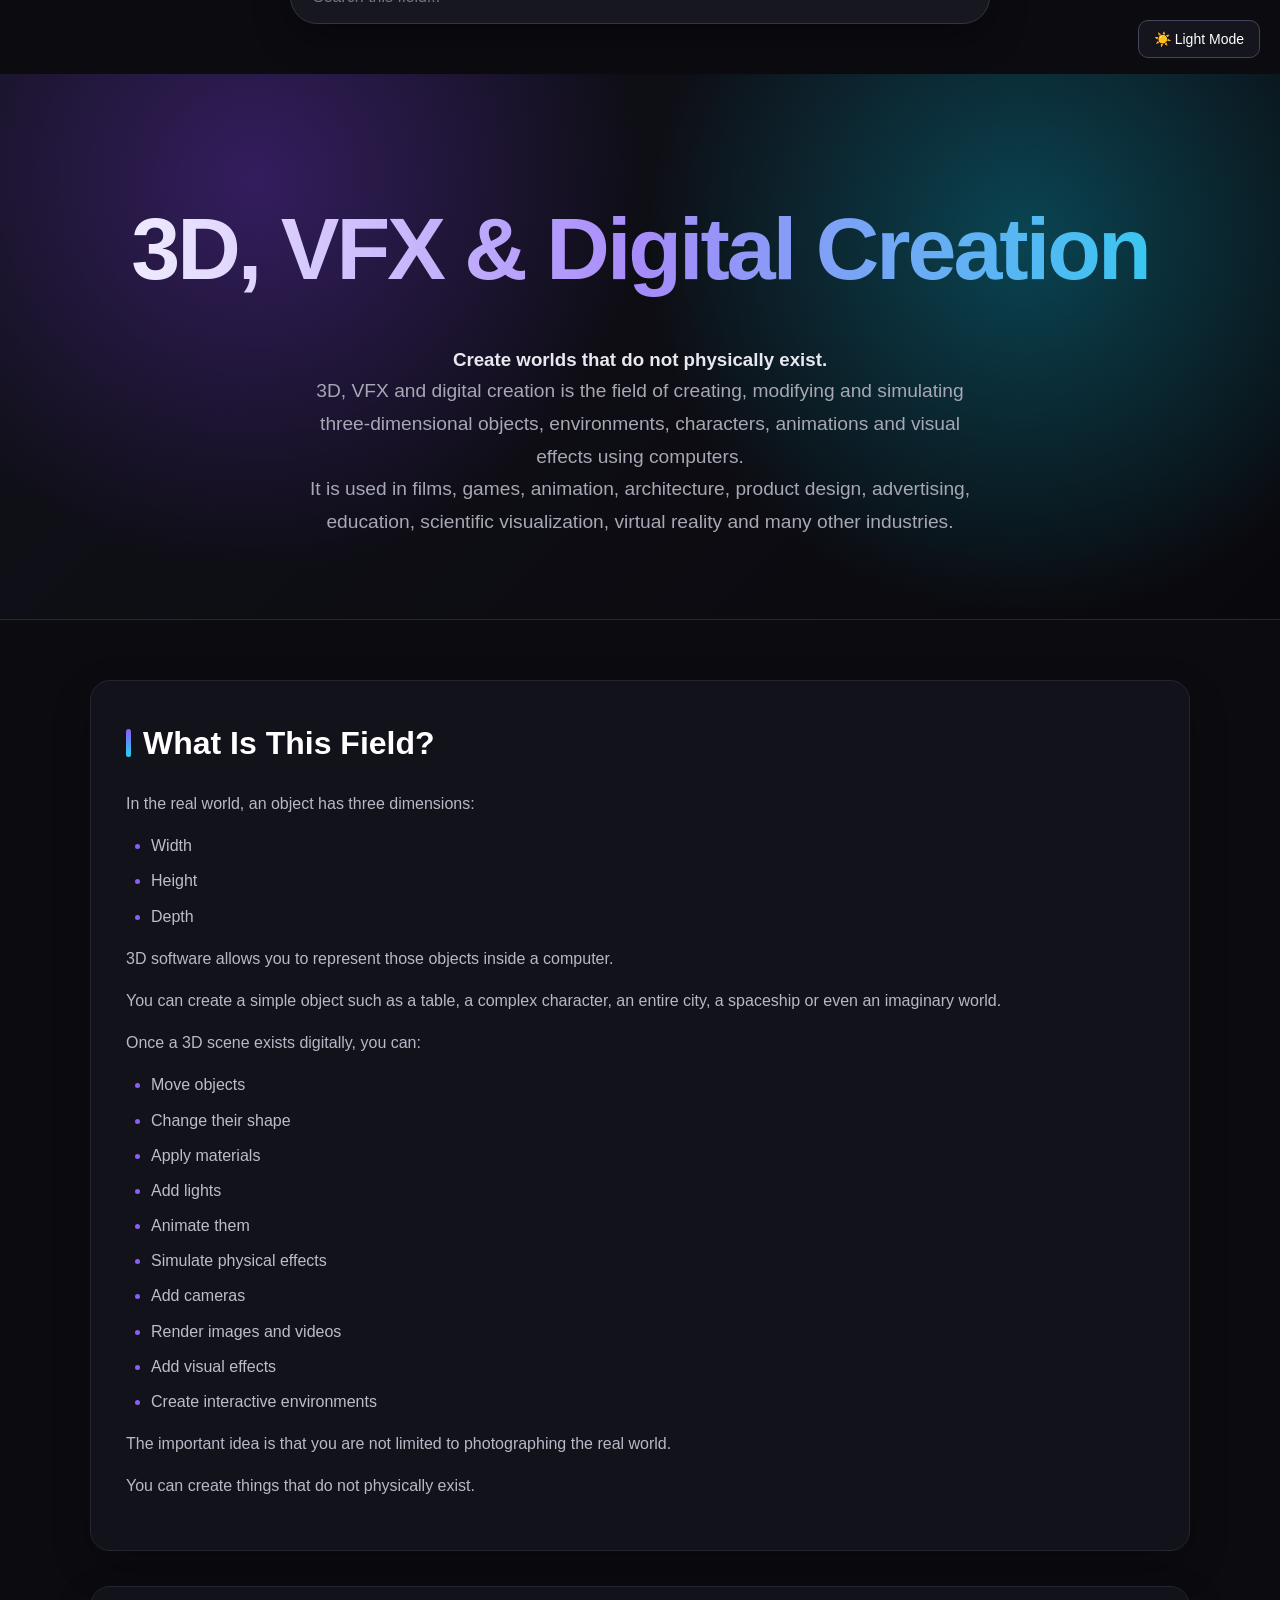
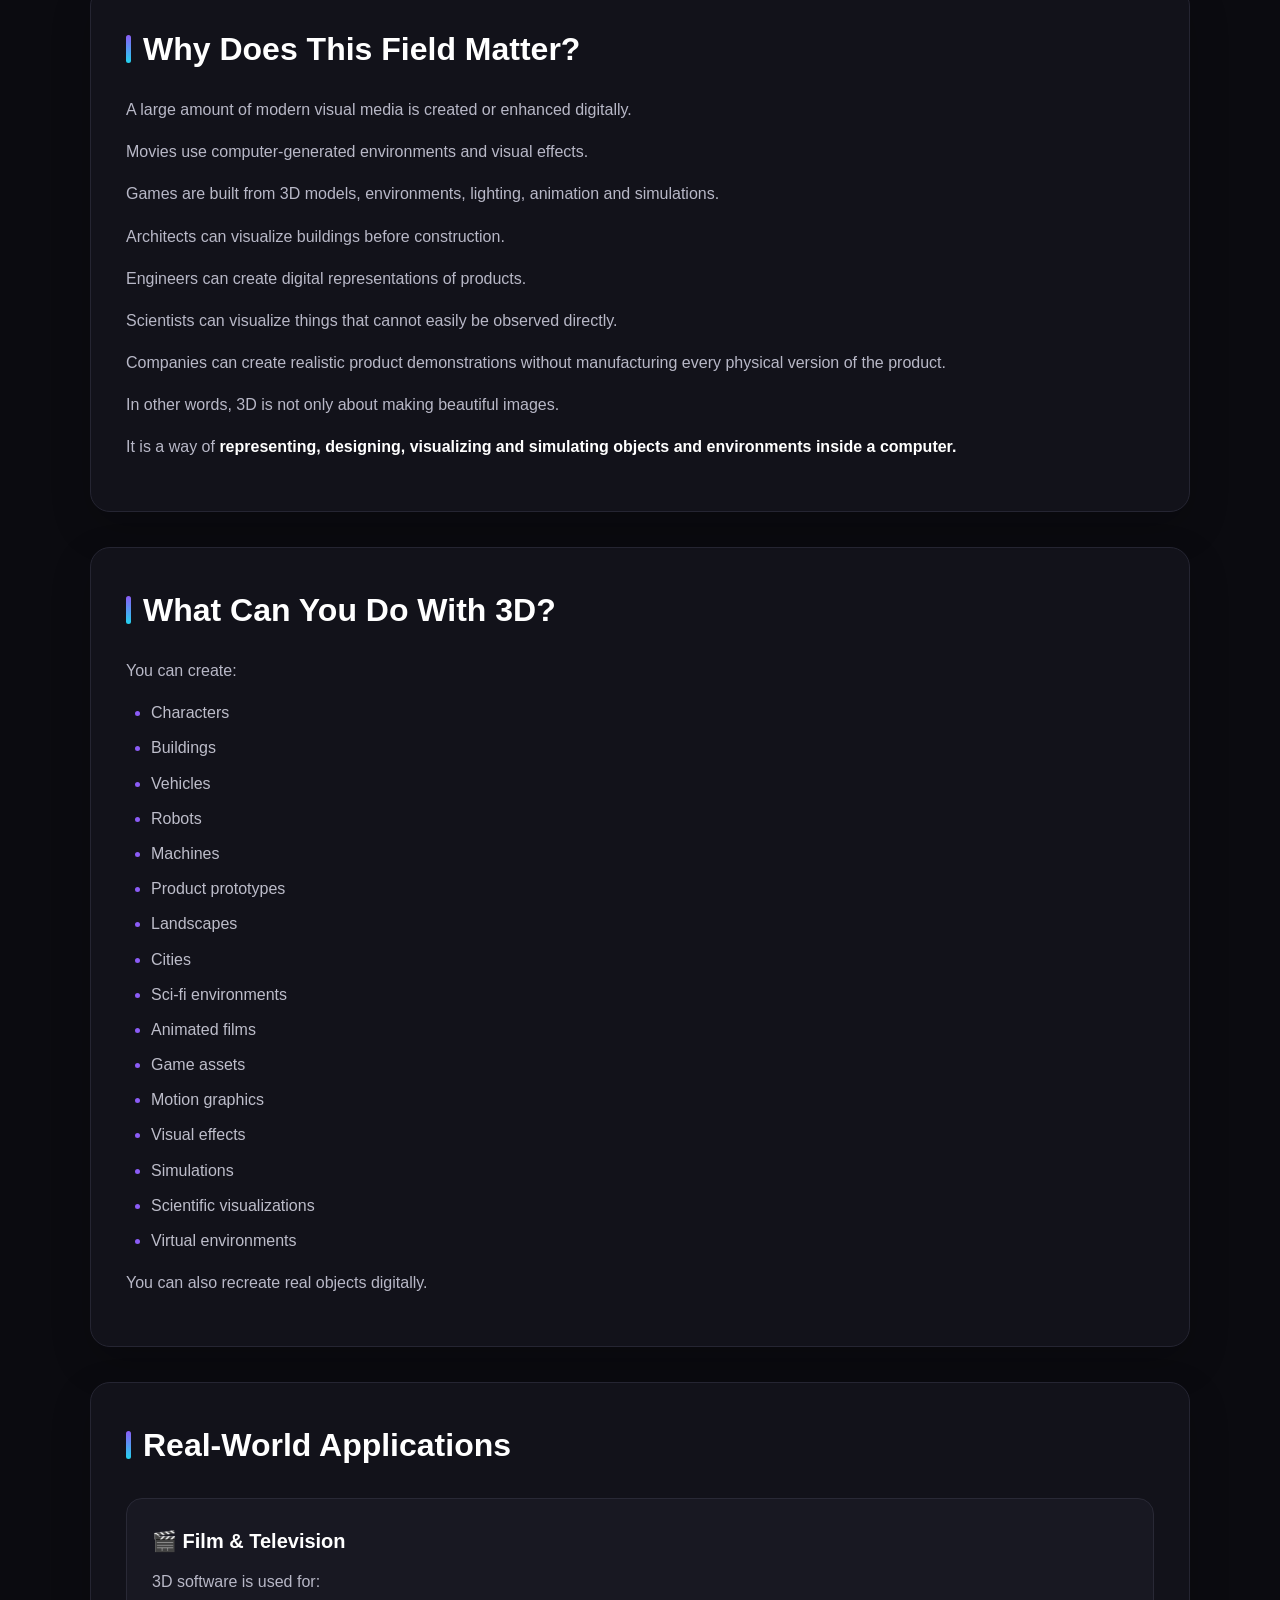
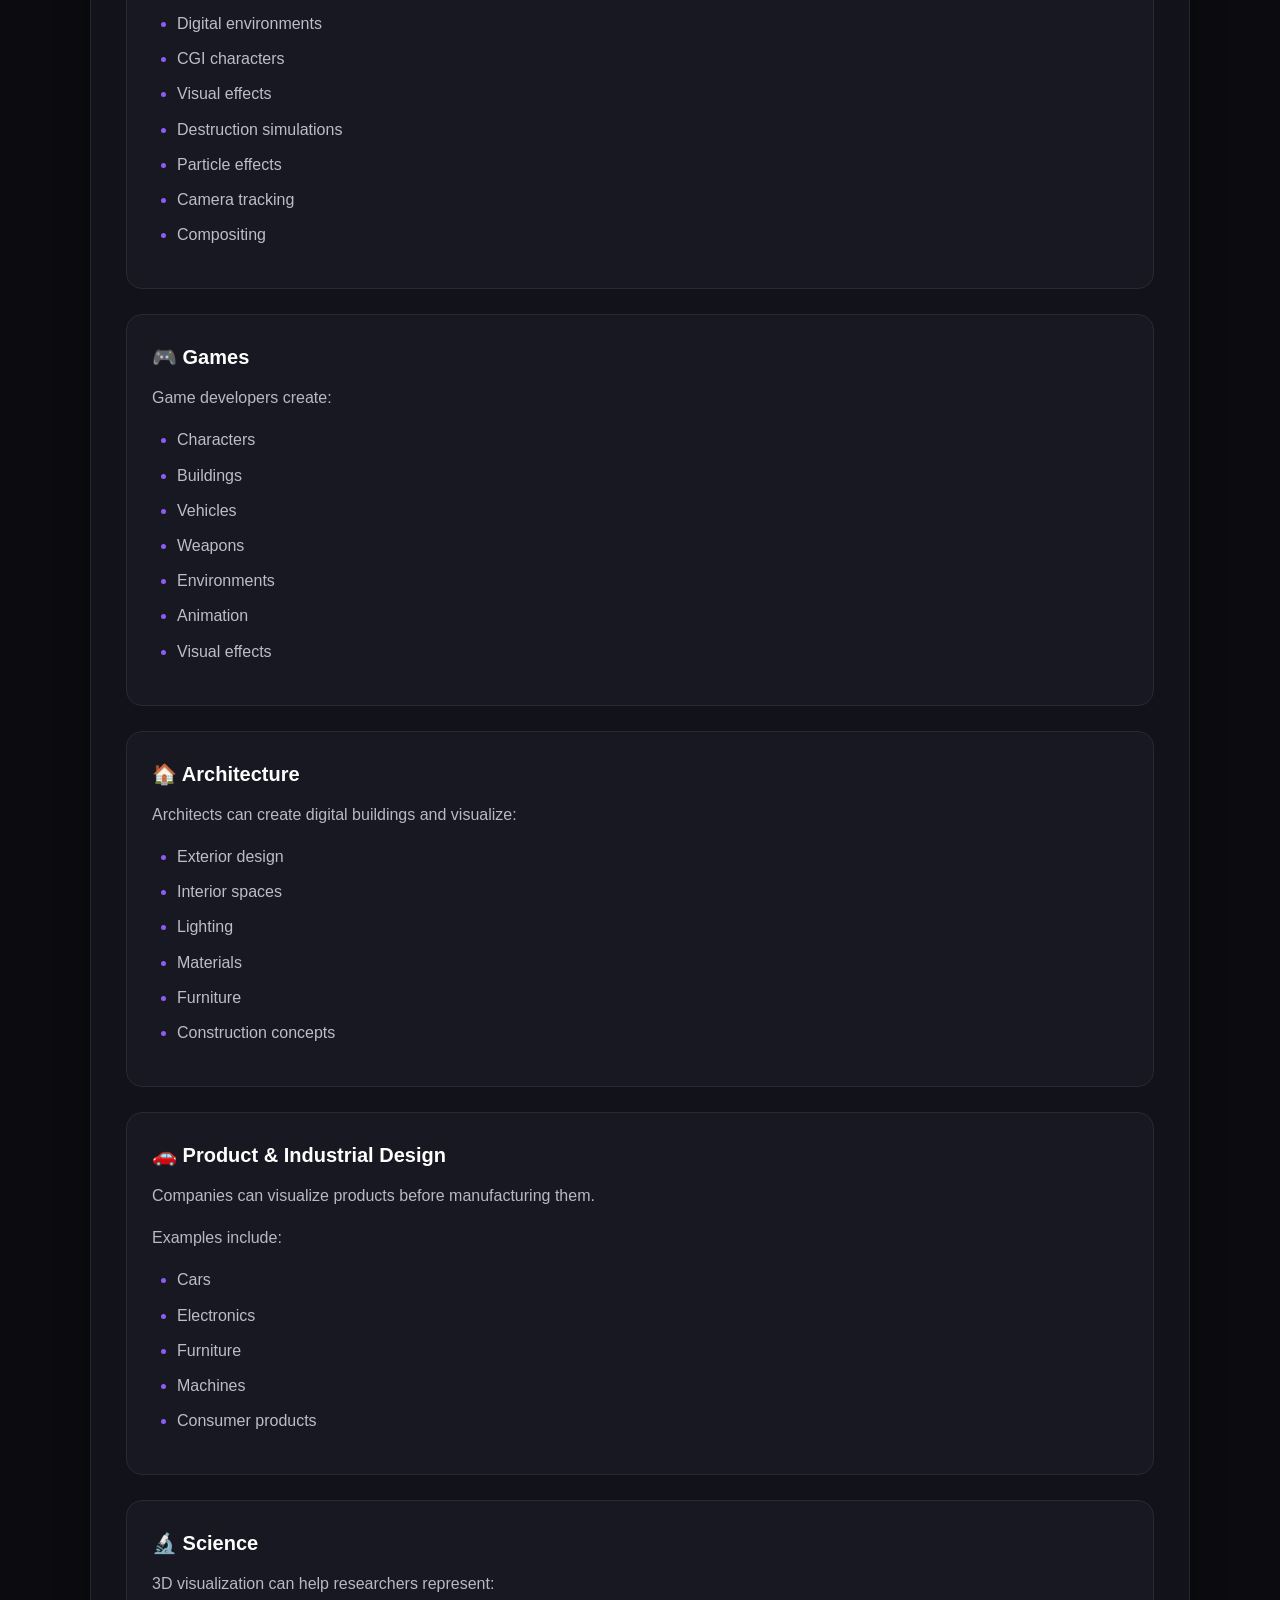
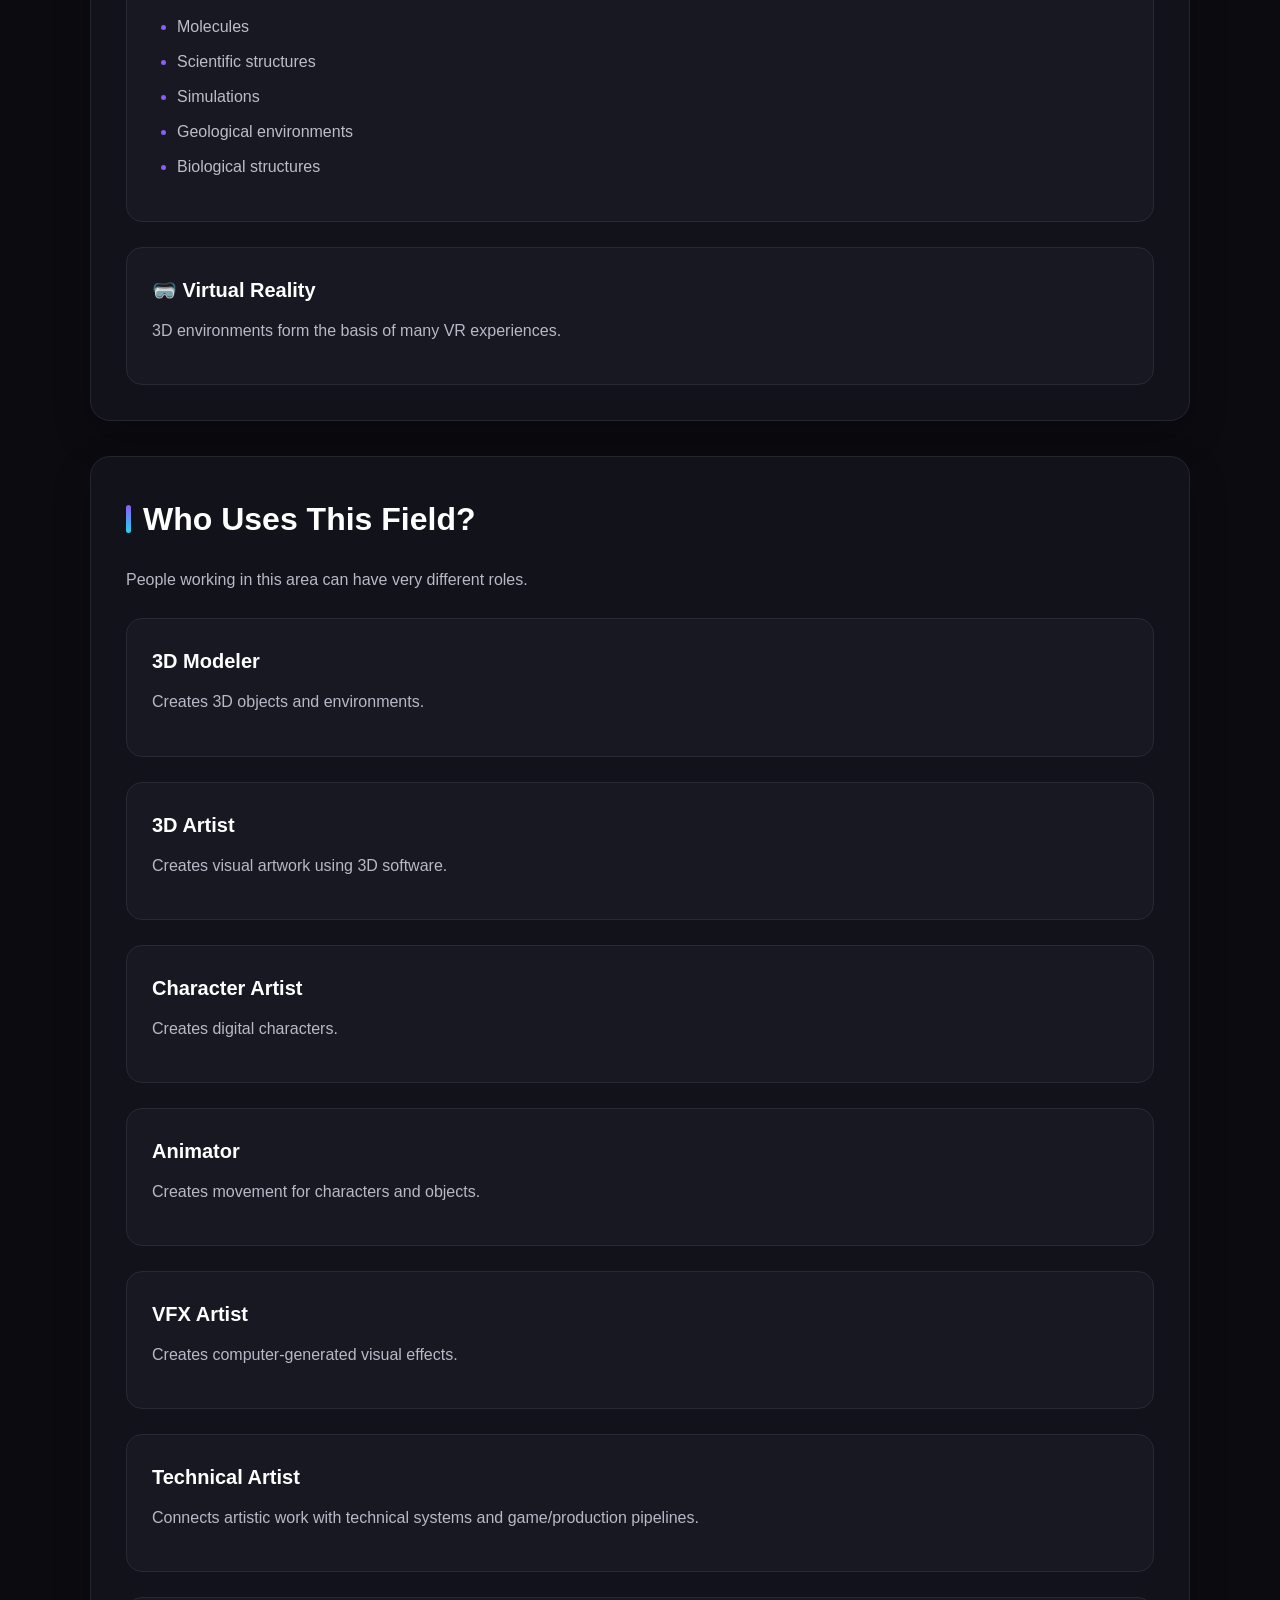
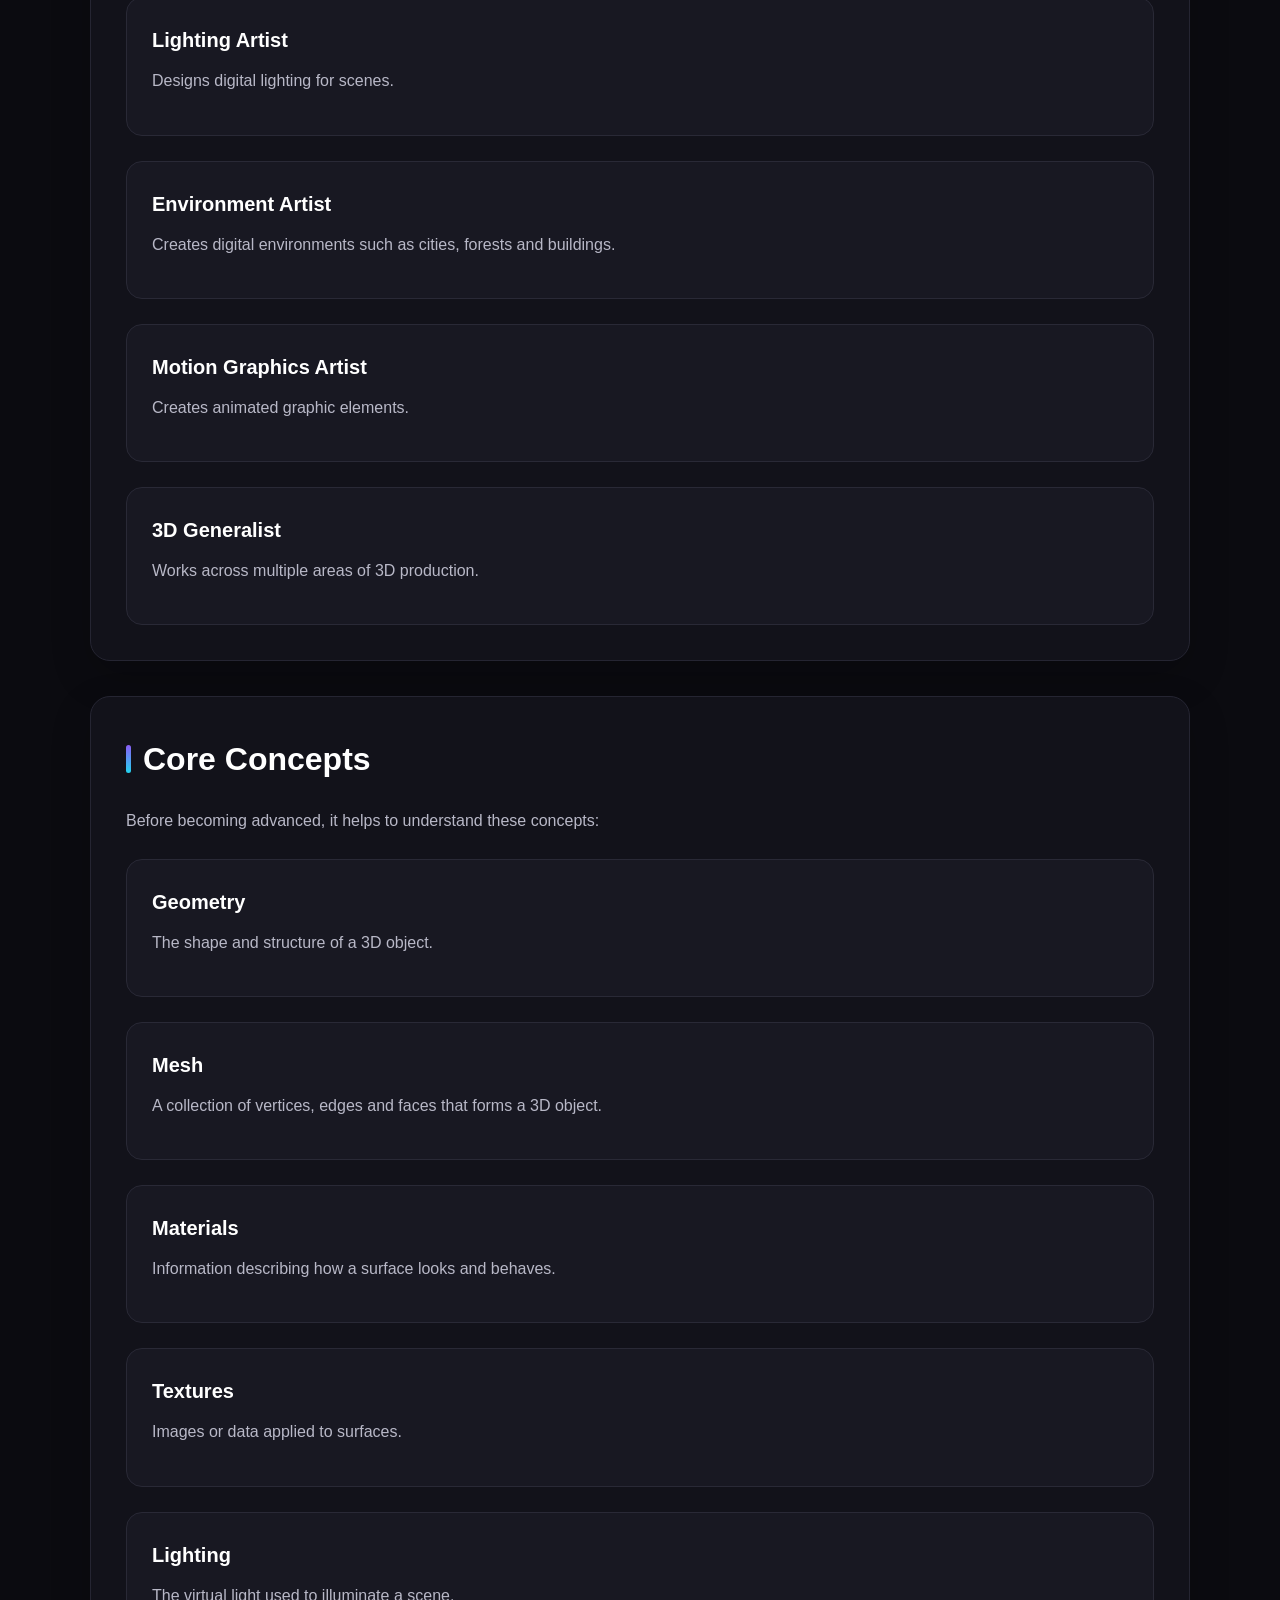
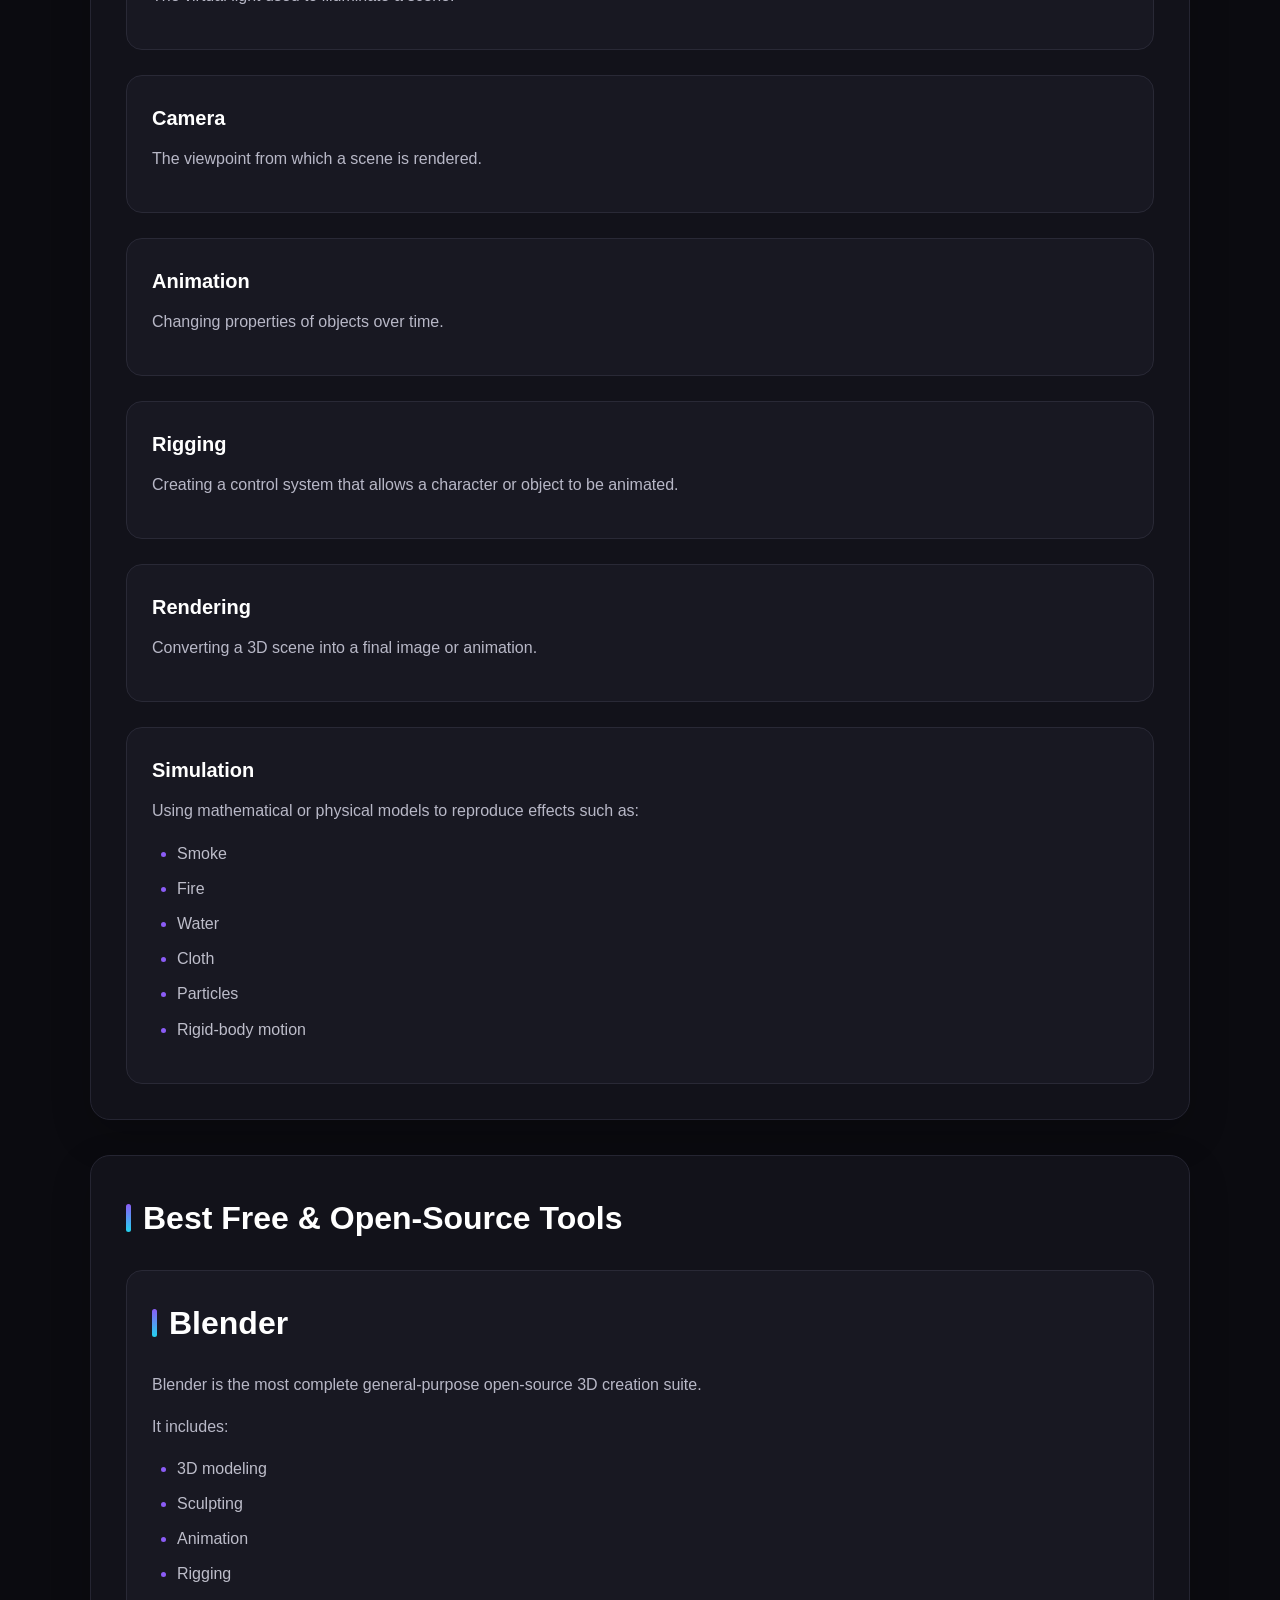
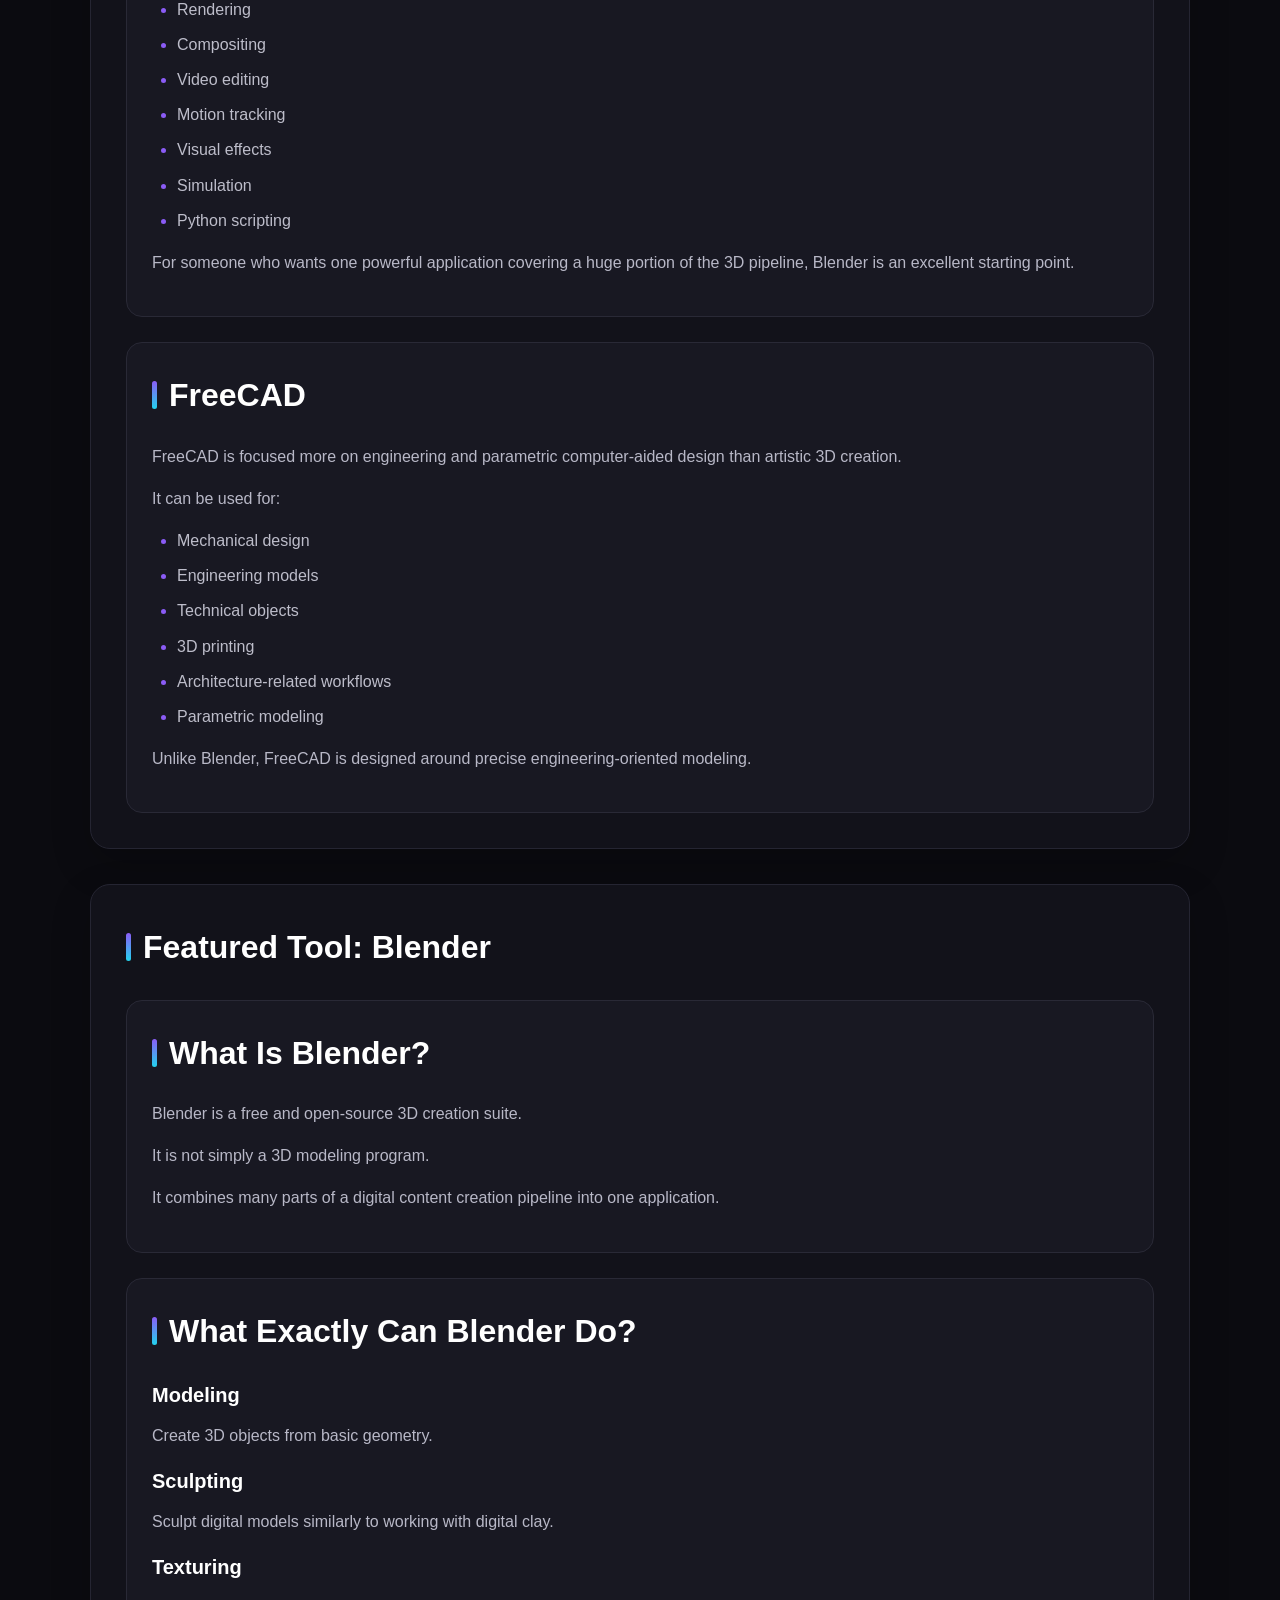
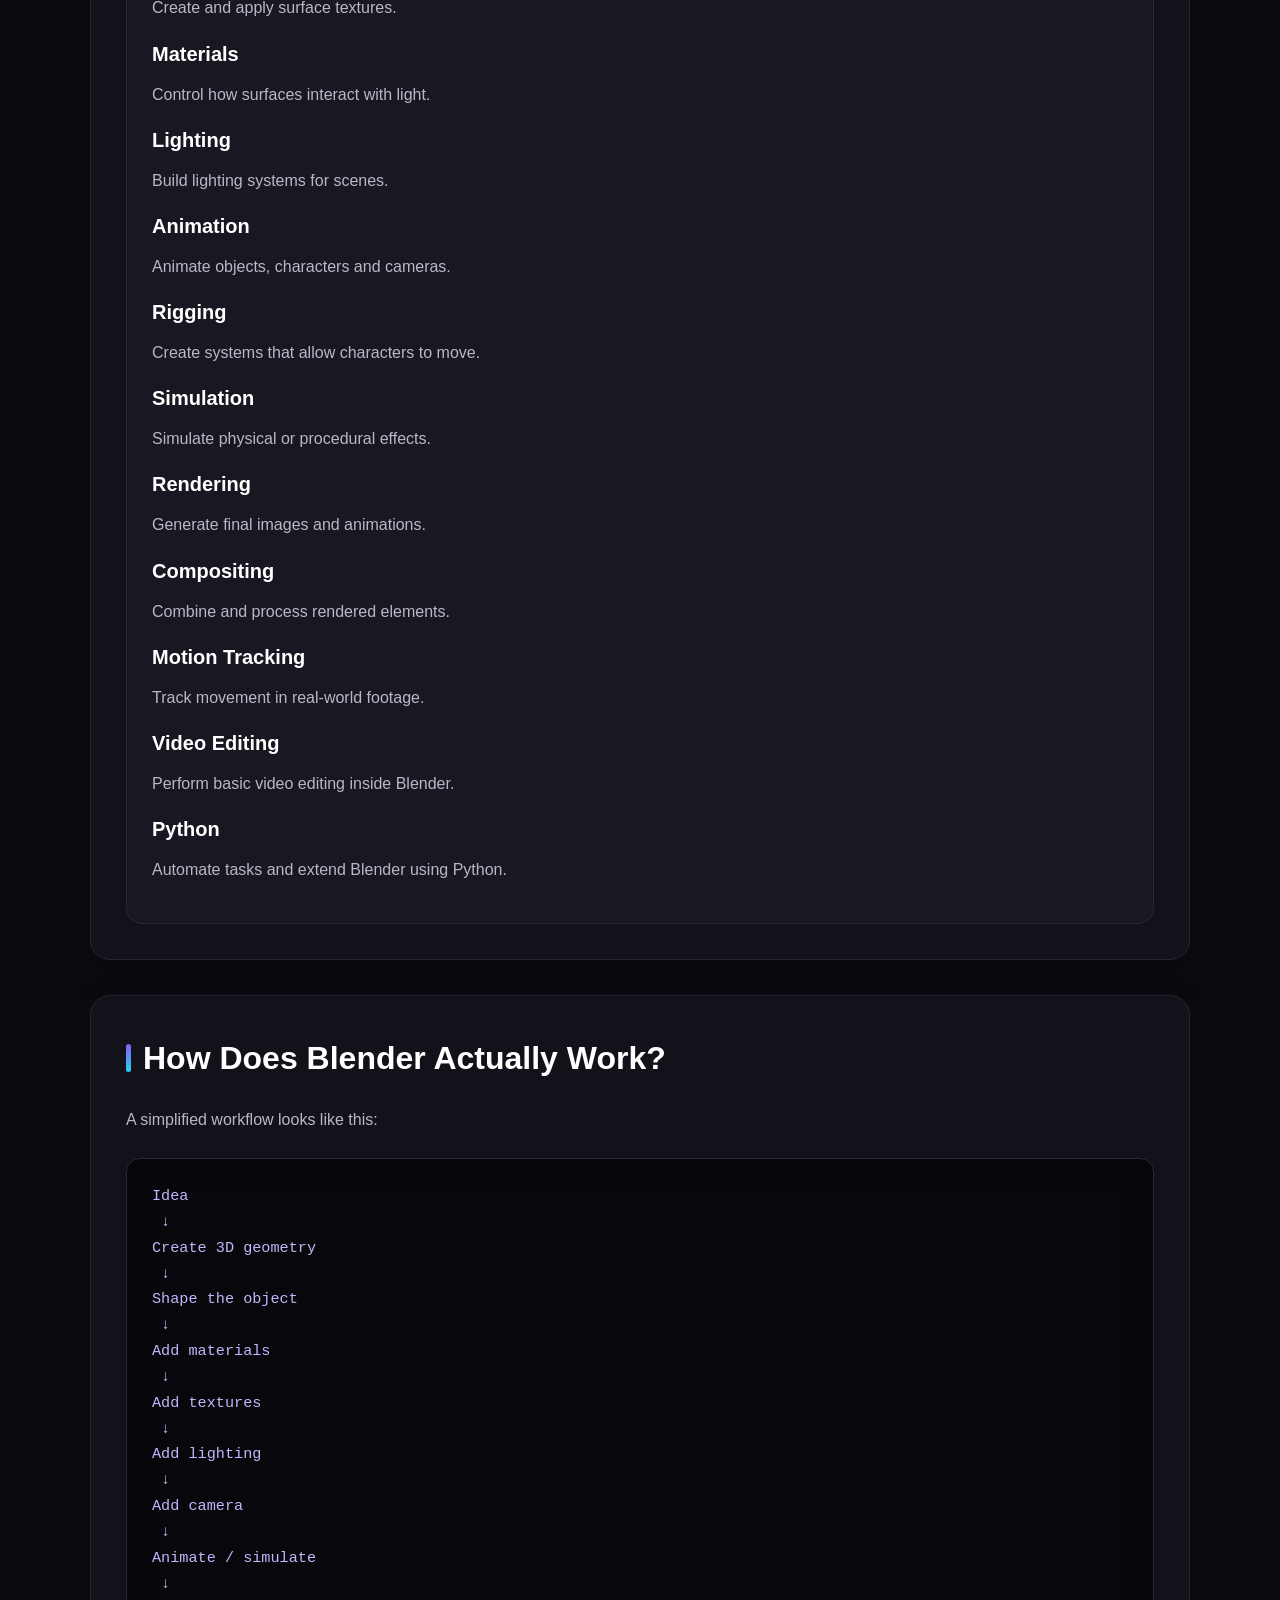
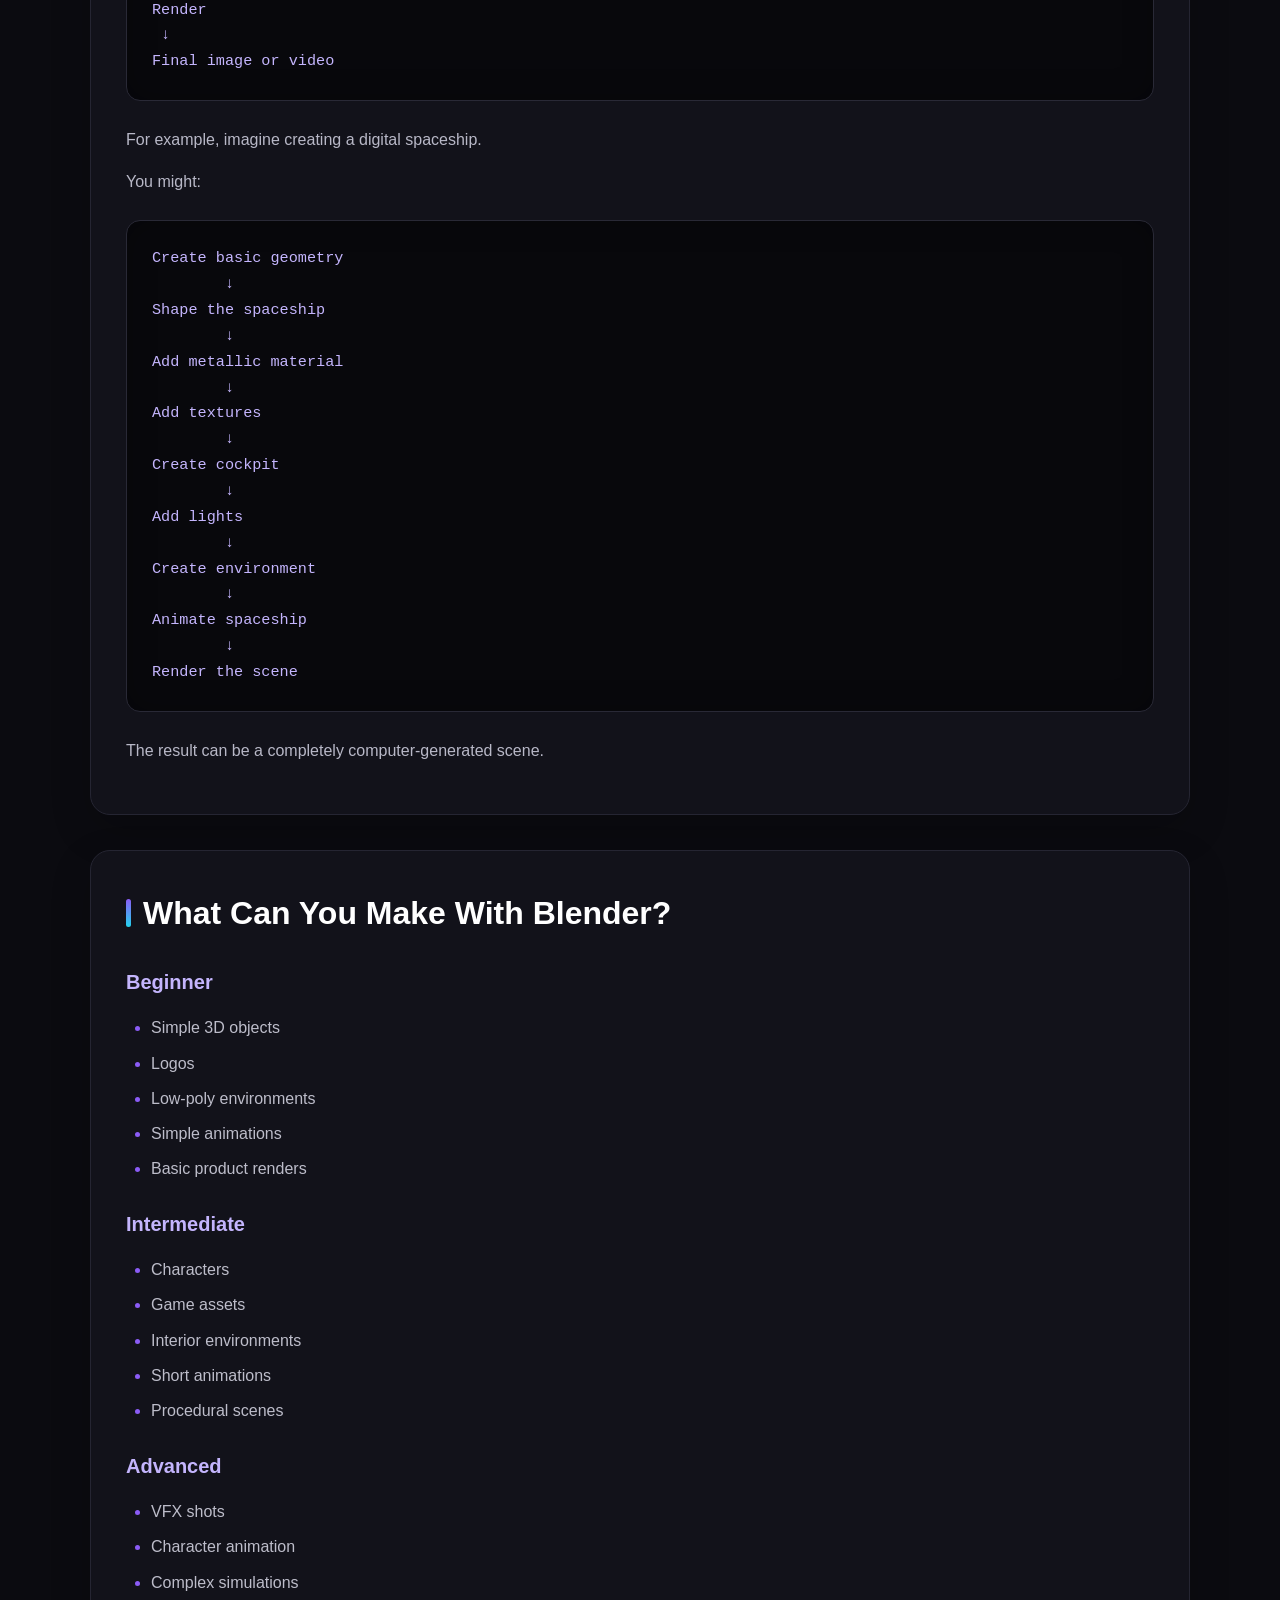
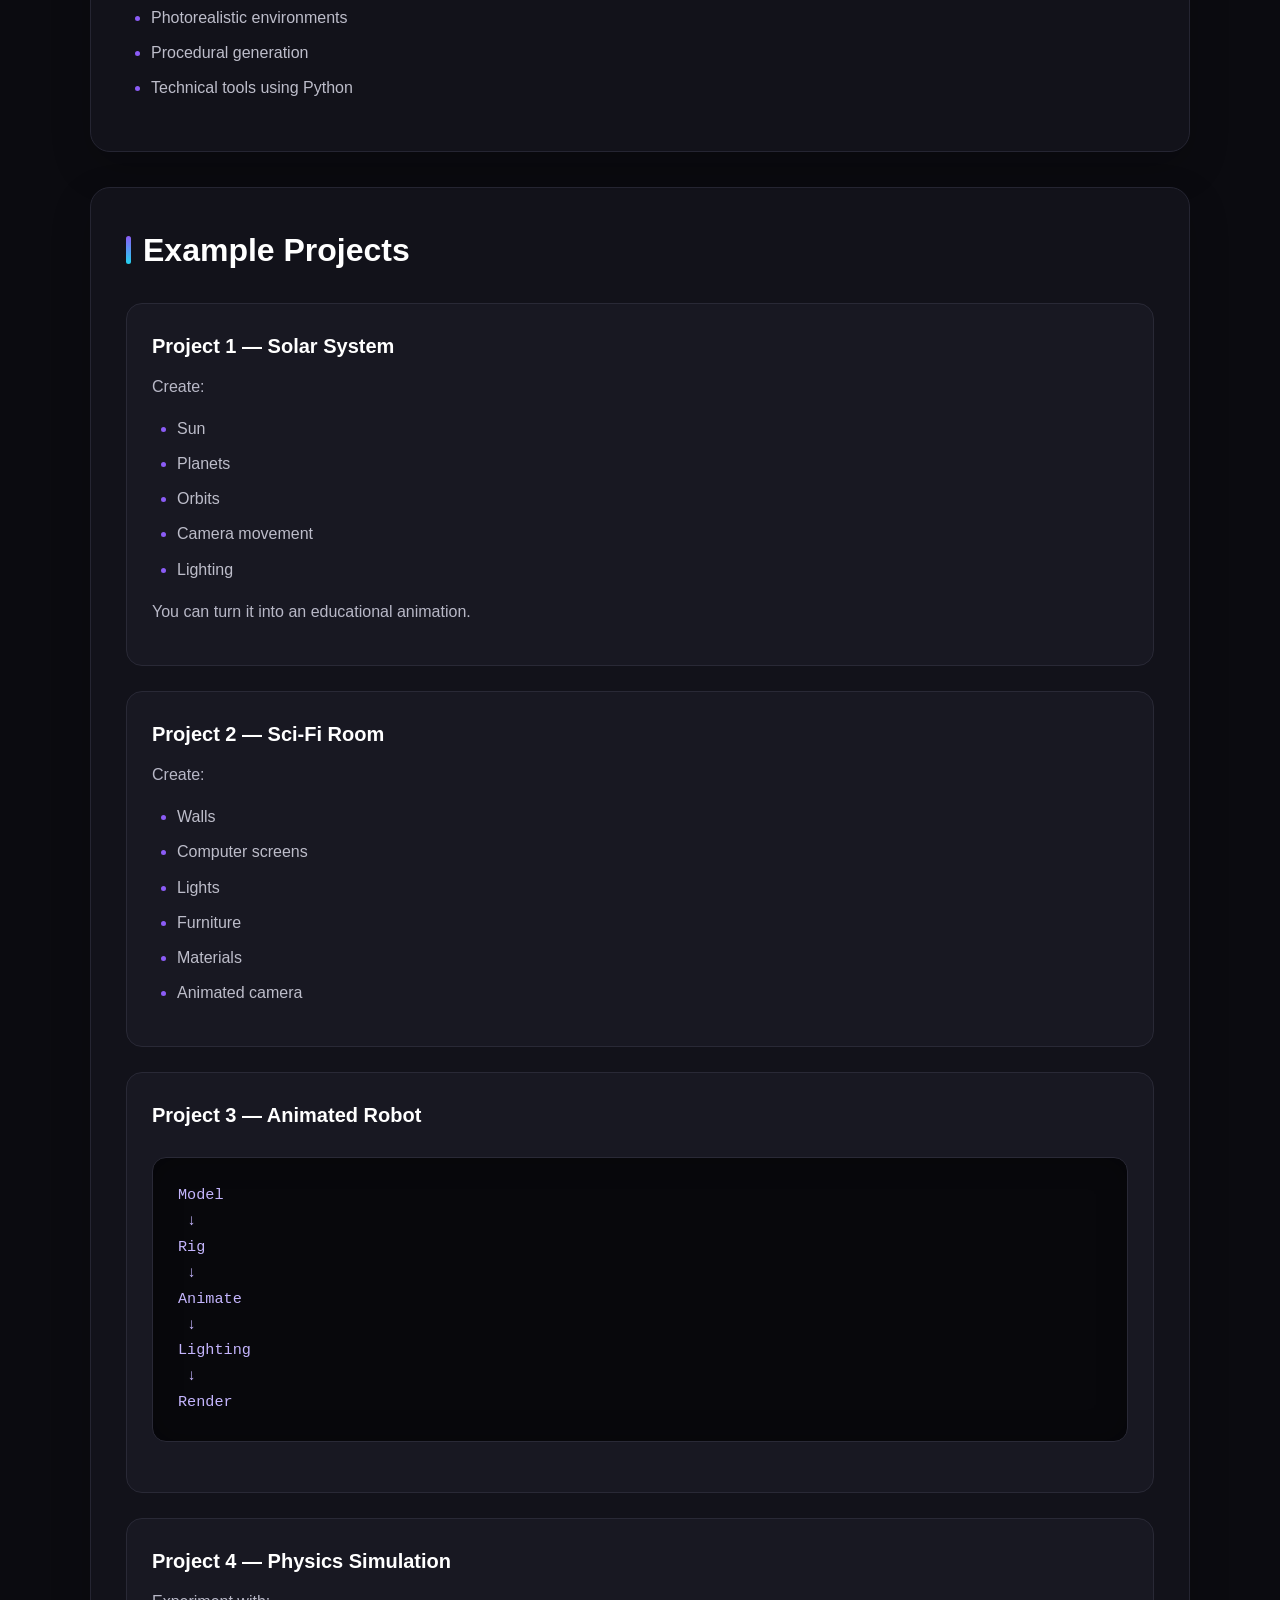
<file: html/vfx.html>
<!DOCTYPE html>
<html lang="en">
<head>
    <meta charset="UTF-8">
    <meta name="viewport" content="width=device-width, initial-scale=1.0">

    <title>3D, VFX & Digital Creation — Blender, Animation & Visual Effects | OpenField</title>

    <meta
    name="description"
    content="Explore 3D, VFX, animation and digital creation with Blender. Learn modeling, rendering, simulation, visual effects, tools, careers and more."
>
    <link rel="stylesheet" href="../css/vfxstyle.css">
</head>

<body>
    <div class="controls">
    <button id="themeBtn">☀️ Light Mode</button>
    <button id="topBtn">↑</button>
</div>

<div id="progressBar"></div>

<div class="search-box">
    <input
        type="text"
        id="searchInput"
        placeholder="Search this field..."
    >
</div>

    <!-- =========================
         HERO
    ========================== -->

    <header>

        <h1>3D, VFX &amp; Digital Creation</h1>

        <h3>Create worlds that do not physically exist.</h3>

        <p>
            3D, VFX and digital creation is the field of creating, modifying
            and simulating three-dimensional objects, environments, characters,
            animations and visual effects using computers.
        </p>

        <p>
            It is used in films, games, animation, architecture, product design,
            advertising, education, scientific visualization, virtual reality
            and many other industries.
        </p>

    </header>


    <main>

        <!-- =========================
             WHAT IS THIS FIELD?
        ========================== -->

        <section>

            <h2>What Is This Field?</h2>

            <p>
                In the real world, an object has three dimensions:
            </p>

            <ul>
                <li>Width</li>
                <li>Height</li>
                <li>Depth</li>
            </ul>

            <p>
                3D software allows you to represent those objects inside a computer.
            </p>

            <p>
                You can create a simple object such as a table, a complex character,
                an entire city, a spaceship or even an imaginary world.
            </p>

            <p>
                Once a 3D scene exists digitally, you can:
            </p>

            <ul>
                <li>Move objects</li>
                <li>Change their shape</li>
                <li>Apply materials</li>
                <li>Add lights</li>
                <li>Animate them</li>
                <li>Simulate physical effects</li>
                <li>Add cameras</li>
                <li>Render images and videos</li>
                <li>Add visual effects</li>
                <li>Create interactive environments</li>
            </ul>

            <p>
                The important idea is that you are not limited to photographing
                the real world.
            </p>

            <p>
                You can create things that do not physically exist.
            </p>

        </section>


        <!-- =========================
             WHY DOES THIS FIELD MATTER?
        ========================== -->

        <section>

            <h2>Why Does This Field Matter?</h2>

            <p>
                A large amount of modern visual media is created or enhanced digitally.
            </p>

            <p>
                Movies use computer-generated environments and visual effects.
            </p>

            <p>
                Games are built from 3D models, environments, lighting,
                animation and simulations.
            </p>

            <p>
                Architects can visualize buildings before construction.
            </p>

            <p>
                Engineers can create digital representations of products.
            </p>

            <p>
                Scientists can visualize things that cannot easily be observed directly.
            </p>

            <p>
                Companies can create realistic product demonstrations without
                manufacturing every physical version of the product.
            </p>

            <p>
                In other words, 3D is not only about making beautiful images.
            </p>

            <p>
                It is a way of
                <strong>
                    representing, designing, visualizing and simulating objects
                    and environments inside a computer.
                </strong>
            </p>

        </section>


        <!-- =========================
             WHAT CAN YOU DO?
        ========================== -->

        <section>

            <h2>What Can You Do With 3D?</h2>

            <p>You can create:</p>

            <ul>
                <li>Characters</li>
                <li>Buildings</li>
                <li>Vehicles</li>
                <li>Robots</li>
                <li>Machines</li>
                <li>Product prototypes</li>
                <li>Landscapes</li>
                <li>Cities</li>
                <li>Sci-fi environments</li>
                <li>Animated films</li>
                <li>Game assets</li>
                <li>Motion graphics</li>
                <li>Visual effects</li>
                <li>Simulations</li>
                <li>Scientific visualizations</li>
                <li>Virtual environments</li>
            </ul>

            <p>
                You can also recreate real objects digitally.
            </p>

        </section>


        <!-- =========================
             REAL WORLD APPLICATIONS
        ========================== -->

        <section>

            <h2>Real-World Applications</h2>


            <article>

                <h3>🎬 Film &amp; Television</h3>

                <p>3D software is used for:</p>

                <ul>
                    <li>Digital environments</li>
                    <li>CGI characters</li>
                    <li>Visual effects</li>
                    <li>Destruction simulations</li>
                    <li>Particle effects</li>
                    <li>Camera tracking</li>
                    <li>Compositing</li>
                </ul>

            </article>


            <article>

                <h3>🎮 Games</h3>

                <p>Game developers create:</p>

                <ul>
                    <li>Characters</li>
                    <li>Buildings</li>
                    <li>Vehicles</li>
                    <li>Weapons</li>
                    <li>Environments</li>
                    <li>Animation</li>
                    <li>Visual effects</li>
                </ul>

            </article>


            <article>

                <h3>🏠 Architecture</h3>

                <p>
                    Architects can create digital buildings and visualize:
                </p>

                <ul>
                    <li>Exterior design</li>
                    <li>Interior spaces</li>
                    <li>Lighting</li>
                    <li>Materials</li>
                    <li>Furniture</li>
                    <li>Construction concepts</li>
                </ul>

            </article>


            <article>

                <h3>🚗 Product &amp; Industrial Design</h3>

                <p>
                    Companies can visualize products before manufacturing them.
                </p>

                <p>Examples include:</p>

                <ul>
                    <li>Cars</li>
                    <li>Electronics</li>
                    <li>Furniture</li>
                    <li>Machines</li>
                    <li>Consumer products</li>
                </ul>

            </article>


            <article>

                <h3>🔬 Science</h3>

                <p>
                    3D visualization can help researchers represent:
                </p>

                <ul>
                    <li>Molecules</li>
                    <li>Scientific structures</li>
                    <li>Simulations</li>
                    <li>Geological environments</li>
                    <li>Biological structures</li>
                </ul>

            </article>


            <article>

                <h3>🥽 Virtual Reality</h3>

                <p>
                    3D environments form the basis of many VR experiences.
                </p>

            </article>

        </section>


        <!-- =========================
             WHO USES THIS FIELD?
        ========================== -->

        <section>

            <h2>Who Uses This Field?</h2>

            <p>
                People working in this area can have very different roles.
            </p>


            <article>
                <h3>3D Modeler</h3>
                <p>Creates 3D objects and environments.</p>
            </article>


            <article>
                <h3>3D Artist</h3>
                <p>Creates visual artwork using 3D software.</p>
            </article>


            <article>
                <h3>Character Artist</h3>
                <p>Creates digital characters.</p>
            </article>


            <article>
                <h3>Animator</h3>
                <p>Creates movement for characters and objects.</p>
            </article>


            <article>
                <h3>VFX Artist</h3>
                <p>Creates computer-generated visual effects.</p>
            </article>


            <article>
                <h3>Technical Artist</h3>
                <p>
                    Connects artistic work with technical systems
                    and game/production pipelines.
                </p>
            </article>


            <article>
                <h3>Lighting Artist</h3>
                <p>Designs digital lighting for scenes.</p>
            </article>


            <article>
                <h3>Environment Artist</h3>
                <p>
                    Creates digital environments such as cities,
                    forests and buildings.
                </p>
            </article>


            <article>
                <h3>Motion Graphics Artist</h3>
                <p>Creates animated graphic elements.</p>
            </article>


            <article>
                <h3>3D Generalist</h3>
                <p>
                    Works across multiple areas of 3D production.
                </p>
            </article>

        </section>


        <!-- =========================
             CORE CONCEPTS
        ========================== -->

        <section>

            <h2>Core Concepts</h2>

            <p>
                Before becoming advanced, it helps to understand these concepts:
            </p>


            <article>
                <h3>Geometry</h3>
                <p>
                    The shape and structure of a 3D object.
                </p>
            </article>


            <article>
                <h3>Mesh</h3>
                <p>
                    A collection of vertices, edges and faces that forms a 3D object.
                </p>
            </article>


            <article>
                <h3>Materials</h3>
                <p>
                    Information describing how a surface looks and behaves.
                </p>
            </article>


            <article>
                <h3>Textures</h3>
                <p>
                    Images or data applied to surfaces.
                </p>
            </article>


            <article>
                <h3>Lighting</h3>
                <p>
                    The virtual light used to illuminate a scene.
                </p>
            </article>


            <article>
                <h3>Camera</h3>
                <p>
                    The viewpoint from which a scene is rendered.
                </p>
            </article>


            <article>
                <h3>Animation</h3>
                <p>
                    Changing properties of objects over time.
                </p>
            </article>


            <article>
                <h3>Rigging</h3>
                <p>
                    Creating a control system that allows a character
                    or object to be animated.
                </p>
            </article>


            <article>
                <h3>Rendering</h3>
                <p>
                    Converting a 3D scene into a final image or animation.
                </p>
            </article>


            <article>

                <h3>Simulation</h3>

                <p>
                    Using mathematical or physical models to reproduce
                    effects such as:
                </p>

                <ul>
                    <li>Smoke</li>
                    <li>Fire</li>
                    <li>Water</li>
                    <li>Cloth</li>
                    <li>Particles</li>
                    <li>Rigid-body motion</li>
                </ul>

            </article>

        </section>


        <!-- =========================
             BEST OPEN SOURCE TOOLS
        ========================== -->

        <section>

            <h2>Best Free &amp; Open-Source Tools</h2>


            <article>

                <h2>Blender</h2>

                <p>
                    Blender is the most complete general-purpose open-source
                    3D creation suite.
                </p>

                <p>It includes:</p>

                <ul>
                    <li>3D modeling</li>
                    <li>Sculpting</li>
                    <li>Animation</li>
                    <li>Rigging</li>
                    <li>Rendering</li>
                    <li>Compositing</li>
                    <li>Video editing</li>
                    <li>Motion tracking</li>
                    <li>Visual effects</li>
                    <li>Simulation</li>
                    <li>Python scripting</li>
                </ul>

                <p>
                    For someone who wants one powerful application covering
                    a huge portion of the 3D pipeline, Blender is an
                    excellent starting point.
                </p>

            </article>


            <article>

                <h2>FreeCAD</h2>

                <p>
                    FreeCAD is focused more on engineering and parametric
                    computer-aided design than artistic 3D creation.
                </p>

                <p>It can be used for:</p>

                <ul>
                    <li>Mechanical design</li>
                    <li>Engineering models</li>
                    <li>Technical objects</li>
                    <li>3D printing</li>
                    <li>Architecture-related workflows</li>
                    <li>Parametric modeling</li>
                </ul>

                <p>
                    Unlike Blender, FreeCAD is designed around precise
                    engineering-oriented modeling.
                </p>

            </article>

        </section>


        <!-- =========================
             FEATURED TOOL
        ========================== -->

        <section>

            <h2>Featured Tool: Blender</h2>


            <article>

                <h2>What Is Blender?</h2>

                <p>
                    Blender is a free and open-source 3D creation suite.
                </p>

                <p>
                    It is not simply a 3D modeling program.
                </p>

                <p>
                    It combines many parts of a digital content creation
                    pipeline into one application.
                </p>

            </article>


            <article>

                <h2>What Exactly Can Blender Do?</h2>


                <h3>Modeling</h3>
                <p>
                    Create 3D objects from basic geometry.
                </p>


                <h3>Sculpting</h3>
                <p>
                    Sculpt digital models similarly to working with digital clay.
                </p>


                <h3>Texturing</h3>
                <p>
                    Create and apply surface textures.
                </p>


                <h3>Materials</h3>
                <p>
                    Control how surfaces interact with light.
                </p>


                <h3>Lighting</h3>
                <p>
                    Build lighting systems for scenes.
                </p>


                <h3>Animation</h3>
                <p>
                    Animate objects, characters and cameras.
                </p>


                <h3>Rigging</h3>
                <p>
                    Create systems that allow characters to move.
                </p>


                <h3>Simulation</h3>
                <p>
                    Simulate physical or procedural effects.
                </p>


                <h3>Rendering</h3>
                <p>
                    Generate final images and animations.
                </p>


                <h3>Compositing</h3>
                <p>
                    Combine and process rendered elements.
                </p>


                <h3>Motion Tracking</h3>
                <p>
                    Track movement in real-world footage.
                </p>


                <h3>Video Editing</h3>
                <p>
                    Perform basic video editing inside Blender.
                </p>


                <h3>Python</h3>
                <p>
                    Automate tasks and extend Blender using Python.
                </p>

            </article>

        </section>


        <!-- =========================
             HOW BLENDER WORKS
        ========================== -->

        <section>

            <h2>How Does Blender Actually Work?</h2>

            <p>
                A simplified workflow looks like this:
            </p>

            <pre><code>Idea
 ↓
Create 3D geometry
 ↓
Shape the object
 ↓
Add materials
 ↓
Add textures
 ↓
Add lighting
 ↓
Add camera
 ↓
Animate / simulate
 ↓
Render
 ↓
Final image or video</code></pre>


            <p>
                For example, imagine creating a digital spaceship.
            </p>

            <p>You might:</p>

            <pre><code>Create basic geometry
        ↓
Shape the spaceship
        ↓
Add metallic material
        ↓
Add textures
        ↓
Create cockpit
        ↓
Add lights
        ↓
Create environment
        ↓
Animate spaceship
        ↓
Render the scene</code></pre>


            <p>
                The result can be a completely computer-generated scene.
            </p>

        </section>


        <!-- =========================
             WHAT CAN YOU MAKE?
        ========================== -->

        <section>

            <h2>What Can You Make With Blender?</h2>


            <h3>Beginner</h3>

            <ul>
                <li>Simple 3D objects</li>
                <li>Logos</li>
                <li>Low-poly environments</li>
                <li>Simple animations</li>
                <li>Basic product renders</li>
            </ul>


            <h3>Intermediate</h3>

            <ul>
                <li>Characters</li>
                <li>Game assets</li>
                <li>Interior environments</li>
                <li>Short animations</li>
                <li>Procedural scenes</li>
            </ul>


            <h3>Advanced</h3>

            <ul>
                <li>VFX shots</li>
                <li>Character animation</li>
                <li>Complex simulations</li>
                <li>Photorealistic environments</li>
                <li>Procedural generation</li>
                <li>Technical tools using Python</li>
            </ul>

        </section>


        <!-- =========================
             EXAMPLE PROJECTS
        ========================== -->

        <section>

            <h2>Example Projects</h2>


            <article>

                <h3>Project 1 — Solar System</h3>

                <p>Create:</p>

                <ul>
                    <li>Sun</li>
                    <li>Planets</li>
                    <li>Orbits</li>
                    <li>Camera movement</li>
                    <li>Lighting</li>
                </ul>

                <p>
                    You can turn it into an educational animation.
                </p>

            </article>


            <article>

                <h3>Project 2 — Sci-Fi Room</h3>

                <p>Create:</p>

                <ul>
                    <li>Walls</li>
                    <li>Computer screens</li>
                    <li>Lights</li>
                    <li>Furniture</li>
                    <li>Materials</li>
                    <li>Animated camera</li>
                </ul>

            </article>


            <article>

                <h3>Project 3 — Animated Robot</h3>

                <pre><code>Model
 ↓
Rig
 ↓
Animate
 ↓
Lighting
 ↓
Render</code></pre>

            </article>


            <article>

                <h3>Project 4 — Physics Simulation</h3>

                <p>Experiment with:</p>

                <ul>
                    <li>Gravity</li>
                    <li>Objects colliding</li>
                    <li>Cloth</li>
                    <li>Particles</li>
                    <li>Fluids</li>
                </ul>

            </article>

        </section>


        <!-- =========================
             DIFFICULTY
        ========================== -->

        <section>

            <h2>Difficulty</h2>

            <table border="1">

                <thead>
                    <tr>
                        <th>Level</th>
                        <th>Experience</th>
                    </tr>
                </thead>

                <tbody>

                    <tr>
                        <td>Beginner</td>
                        <td>Basic modeling and navigation</td>
                    </tr>

                    <tr>
                        <td>Intermediate</td>
                        <td>Materials, lighting and animation</td>
                    </tr>

                    <tr>
                        <td>Advanced</td>
                        <td>Rigging, simulations, VFX and scripting</td>
                    </tr>

                    <tr>
                        <td>Expert</td>
                        <td>
                            Production pipelines, procedural systems
                            and technical workflows
                        </td>
                    </tr>

                </tbody>

            </table>


            <p>
                Blender itself is easy to install, but mastering the entire
                application can take years because it contains many
                different disciplines.
            </p>

        </section>


        <!-- =========================
             HARDWARE
        ========================== -->

        <section>

            <h2>Hardware Requirements</h2>

            <p>
                Basic 3D work can run on relatively modest computers,
                but more complex scenes require more resources.
            </p>

            <p>Important hardware factors include:</p>


            <h3>CPU</h3>

            <p>
                Useful for many operations and simulations.
            </p>


            <h3>GPU</h3>

            <p>
                Very important for many rendering workflows.
            </p>


            <h3>RAM</h3>

            <p>
                More complex scenes generally require more memory.
            </p>


            <h3>Storage</h3>

            <p>
                3D projects, textures, simulations and rendered videos
                can consume significant storage.
            </p>


            <p>
                A computer with limited hardware can still be useful if
                you work with smaller scenes and optimize your projects.
            </p>

        </section>


        <!-- =========================
             ADVANTAGES
        ========================== -->

        <section>

            <h2>Advantages</h2>

            <ul>
                <li>Free</li>
                <li>Open source</li>
                <li>Extremely feature-rich</li>
                <li>Cross-platform</li>
                <li>Large community</li>
                <li>Python scripting</li>
                <li>Suitable for both beginners and professionals</li>
                <li>Supports many different workflows</li>
                <li>Can be used commercially</li>
                <li>
                    One application covers many parts of the 3D pipeline
                </li>
            </ul>

        </section>


        <!-- =========================
             LIMITATIONS
        ========================== -->

        <section>

            <h2>Limitations</h2>

            <p>
                Blender's biggest strength can also be its biggest weakness.
            </p>

            <p>
                Because it contains so many features, the interface can
                feel overwhelming to beginners.
            </p>

            <p>Other limitations include:</p>

            <ul>
                <li>
                    Complex workflows can require significant learning
                </li>

                <li>
                    High-quality rendering can require powerful hardware
                </li>

                <li>
                    Large simulations can consume substantial computing resources
                </li>

                <li>
                    Professional pipelines may use specialized software
                    alongside Blender
                </li>
            </ul>

        </section>


        <!-- =========================
             ALTERNATIVES
        ========================== -->

        <section>

            <h2>Alternatives</h2>

            <p>
                Different tools are better suited to different goals.
            </p>


            <article>
                <h3>Blender</h3>
                <p>
                    Best general-purpose open-source 3D creation suite.
                </p>
            </article>


            <article>
                <h3>FreeCAD</h3>
                <p>
                    Better suited to engineering and parametric CAD.
                </p>
            </article>


            <article>
                <h3>Godot</h3>
                <p>
                    Better suited to building interactive games and applications.
                </p>
            </article>


            <article>
                <h3>Krita</h3>
                <p>
                    Better suited to digital painting and 2D artwork.
                </p>
            </article>


            <article>
                <h3>GIMP</h3>
                <p>
                    Better suited to image editing.
                </p>
            </article>


            <article>
                <h3>Inkscape</h3>
                <p>
                    Better suited to vector graphics.
                </p>
            </article>


            <p>
                These tools are not direct replacements for one another.
            </p>

            <p>
                They solve different problems.
            </p>

        </section>


        <!-- =========================
             TOOL COMPARISON
        ========================== -->

        <section>

            <h2>Tool Comparison</h2>

            <h3>Blender vs FreeCAD</h3>

            <table border="1">

                <thead>

                    <tr>
                        <th>Feature</th>
                        <th>Blender</th>
                        <th>FreeCAD</th>
                    </tr>

                </thead>

                <tbody>

                    <tr>
                        <td>Artistic 3D</td>
                        <td>Excellent</td>
                        <td>Limited</td>
                    </tr>

                    <tr>
                        <td>Animation</td>
                        <td>Excellent</td>
                        <td>Not the focus</td>
                    </tr>

                    <tr>
                        <td>VFX</td>
                        <td>Excellent</td>
                        <td>Not the focus</td>
                    </tr>

                    <tr>
                        <td>Character creation</td>
                        <td>Excellent</td>
                        <td>Not the focus</td>
                    </tr>

                    <tr>
                        <td>Engineering CAD</td>
                        <td>Not the main focus</td>
                        <td>Excellent</td>
                    </tr>

                    <tr>
                        <td>Parametric modeling</td>
                        <td>Limited compared with CAD tools</td>
                        <td>Excellent</td>
                    </tr>

                    <tr>
                        <td>3D printing</td>
                        <td>Good</td>
                        <td>Excellent</td>
                    </tr>

                    <tr>
                        <td>Simulation</td>
                        <td>Strong creative/physics workflows</td>
                        <td>Engineering-oriented workflows</td>
                    </tr>

                    <tr>
                        <td>Open source</td>
                        <td>Yes</td>
                        <td>Yes</td>
                    </tr>

                    <tr>
                        <td>Best for</td>
                        <td>Creative 3D</td>
                        <td>Engineering/CAD</td>
                    </tr>

                </tbody>

            </table>

        </section>


        <!-- =========================
             WHO SHOULD USE WHICH TOOL?
        ========================== -->

        <section>

            <h2>Who Should Use Which Tool?</h2>


            <h3>Choose Blender if:</h3>

            <ul>
                <li>You want animation</li>
                <li>You want VFX</li>
                <li>You want character creation</li>
                <li>You want creative 3D</li>
                <li>You want game assets</li>
                <li>You want procedural 3D</li>
                <li>You want to experiment with simulations</li>
            </ul>


            <h3>Choose FreeCAD if:</h3>

            <ul>
                <li>You want engineering CAD</li>
                <li>You want precise mechanical designs</li>
                <li>You want parametric modeling</li>
                <li>
                    You are interested in engineering-oriented 3D design
                </li>
            </ul>

        </section>


        <!-- =========================
             LEARN THIS FIELD
        ========================== -->

        <section>

            <h2>🎓 LEARN THIS FIELD</h2>


            <article>

                <h3>🥇 Best Starting Point</h3>

                <h4>Blender Guru</h4>

                <p>
                    → Best for beginners
                </p>

            </article>


            <article>

                <h3>🔬 Go Deeper</h3>

                <h4>Grant Abbitt</h4>

                <p>
                    → More advanced / technical
                </p>

            </article>


            <article>

                <h3>🛠️ Practical Learning</h3>

                <h4>CG Cookie</h4>

                <p>
                    → Projects and real-world applications
                </p>

            </article>

        </section>


        <!-- =========================
             LEARNING PATH
        ========================== -->

        <section>

            <h2>Learning Path</h2>


            <h3>Stage 1 — Understand the Interface</h3>

            <p>Learn:</p>

            <ul>
                <li>Viewport</li>
                <li>Objects</li>
                <li>Collections</li>
                <li>Transformations</li>
                <li>Cameras</li>
                <li>Basic navigation</li>
            </ul>


            <h3>Stage 2 — Modeling</h3>

            <p>Learn:</p>

            <ul>
                <li>Vertices</li>
                <li>Edges</li>
                <li>Faces</li>
                <li>Extrusion</li>
                <li>Loop cuts</li>
                <li>Modifiers</li>
                <li>Basic topology</li>
            </ul>


            <h3>Stage 3 — Materials &amp; Lighting</h3>

            <p>Learn:</p>

            <ul>
                <li>Materials</li>
                <li>Textures</li>
                <li>Shaders</li>
                <li>Lights</li>
                <li>Cameras</li>
            </ul>


            <h3>Stage 4 — Animation</h3>

            <p>Learn:</p>

            <ul>
                <li>Keyframes</li>
                <li>Timeline</li>
                <li>Curves</li>
                <li>Object animation</li>
                <li>Camera animation</li>
            </ul>


            <h3>Stage 5 — Advanced</h3>

            <p>Learn:</p>

            <ul>
                <li>Rigging</li>
                <li>Character animation</li>
                <li>Geometry Nodes</li>
                <li>Simulations</li>
                <li>Compositing</li>
                <li>Motion tracking</li>
                <li>Python scripting</li>
            </ul>

        </section>


        <!-- =========================
             FIRST PROJECTS
        ========================== -->

        <section>

            <h2>First Projects</h2>

            <p>
                If you are starting from zero:
            </p>


            <h3>Level 1</h3>

            <p>Create a simple:</p>

            <ul>
                <li>Chair</li>
                <li>Table</li>
                <li>Cup</li>
                <li>Computer</li>
                <li>Room</li>
            </ul>


            <h3>Level 2</h3>

            <p>Create:</p>

            <ul>
                <li>Small house</li>
                <li>Car</li>
                <li>Robot</li>
                <li>Sci-fi room</li>
            </ul>


            <h3>Level 3</h3>

            <p>Create:</p>

            <ul>
                <li>Animated character</li>
                <li>Short cinematic</li>
                <li>VFX shot</li>
                <li>Procedural environment</li>
            </ul>


            <h3>Level 4</h3>

            <p>Create:</p>

            <ul>
                <li>Complete short film</li>
                <li>Interactive 3D environment</li>
                <li>Procedural world</li>
                <li>Complex simulation</li>
            </ul>

        </section>


        <!-- =========================
             CAREER
        ========================== -->

        <section>

            <h2>Career Possibilities</h2>

            <p>
                Knowledge of 3D can lead toward areas such as:
            </p>

            <ul>
                <li>3D artist</li>
                <li>VFX artist</li>
                <li>Animator</li>
                <li>Game artist</li>
                <li>Character artist</li>
                <li>Environment artist</li>
                <li>Motion designer</li>
                <li>Technical artist</li>
                <li>Visualization artist</li>
                <li>Architectural visualization</li>
                <li>Product visualization</li>
                <li>Simulation visualization</li>
            </ul>

            <p>
                The exact career path depends heavily on the specialization
                you choose.
            </p>

        </section>


        <!-- =========================
             RELATED FIELDS
        ========================== -->

        <section>

            <h2>Related Fields</h2>

            <p>
                3D connects naturally with:
            </p>

            <pre><code>3D
├── Animation
├── VFX
├── Game Development
├── Architecture
├── CAD
├── Engineering
├── Simulation
├── Computer Graphics
├── Virtual Reality
├── Motion Design
└── Scientific Visualization</code></pre>


            <p>
                This is one of the reasons 3D is such a useful field to explore:
                it sits at the intersection of art, mathematics, physics,
                programming and engineering.
            </p>

        </section>


        <!-- =========================
             THINGS PEOPLE DON'T KNOW
        ========================== -->

        <section>

            <h2>Things People Often Don't Know</h2>


            <article>

                <h3>1. 3D is not only about making pictures.</h3>

                <p>
                    The same underlying concepts can be used for simulation,
                    engineering, visualization and interactive environments.
                </p>

            </article>


            <article>

                <h3>2. Blender can be programmed.</h3>

                <p>
                    Python can be used to automate repetitive tasks and
                    build custom workflows.
                </p>

            </article>


            <article>

                <h3>3. 3D is closely connected to mathematics.</h3>

                <p>
                    Vectors, matrices, transformations, geometry and
                    coordinate systems are fundamental to computer graphics.
                </p>

            </article>


            <article>

                <h3>4. 3D is closely connected to physics.</h3>

                <p>
                    Lighting, materials, motion and simulations can involve
                    mathematical models of real-world behavior.
                </p>

            </article>


            <article>

                <h3>5. You do not need to become an artist to use 3D.</h3>

                <p>
                    3D can also be approached from programming, engineering,
                    science and technical visualization.
                </p>

            </article>

        </section>


        <!-- =========================
             FAQ
        ========================== -->

        <section>

            <h2>Frequently Asked Questions</h2>


            <article>

                <h3>Is 3D only useful for animation?</h3>

                <p>
                    No. It is also used in games, engineering, architecture,
                    product visualization, science, education, VR and simulation.
                </p>

            </article>


            <article>

                <h3>Is Blender free?</h3>

                <p>
                    Yes. Blender is free and open source.
                </p>

            </article>


            <article>

                <h3>Can Blender be used commercially?</h3>

                <p>
                    Yes. You can create commercial work with Blender.
                </p>

            </article>


            <article>

                <h3>Do I need a powerful PC?</h3>

                <p>
                    Not for basic learning. More demanding scenes, simulations
                    and rendering benefit greatly from stronger hardware.
                </p>

            </article>


            <article>

                <h3>Do I need to know programming?</h3>

                <p>
                    No. You can use Blender without programming. Python becomes
                    useful when you want automation and advanced customization.
                </p>

            </article>


            <article>

                <h3>Do I need advanced mathematics?</h3>

                <p>
                    Not to start. Basic geometry and spatial reasoning are
                    enough initially. More advanced graphics and technical
                    work can involve vectors, matrices and other mathematics.
                </p>

            </article>


            <article>

                <h3>Is Blender the same as CAD software?</h3>

                <p>
                    No. Blender is primarily a general-purpose creative 3D
                    application, while CAD software such as FreeCAD focuses
                    more on precise engineering and parametric design.
                </p>

            </article>

        </section>


        <!-- =========================
             QUICK SUMMARY
        ========================== -->

        <section>

            <h2>Quick Summary</h2>

            <p>
                <strong>Field:</strong>
                3D, VFX &amp; Digital Creation
            </p>

            <p>
                <strong>Main idea:</strong>
                Create, visualize, animate and simulate three-dimensional
                objects and environments.
            </p>

            <p>
                <strong>Best general-purpose open-source tool:</strong>
                Blender
            </p>

            <p>
                <strong>Engineering-oriented option:</strong>
                FreeCAD
            </p>

            <p>
                <strong>Used in:</strong>
                Film, games, architecture, engineering, advertising,
                science, VR and education.
            </p>

            <p>
                <strong>Main skills:</strong>
                Modeling, materials, lighting, animation, rendering,
                simulation and visualization.
            </p>

            <p>
                <strong>Programming required:</strong>
                No
            </p>

            <p>
                <strong>Programming useful:</strong>
                Yes, especially Python.
            </p>

            <p>
                <strong>Mathematics required to start:</strong>
                Low
            </p>

            <p>
                <strong>Advanced mathematics:</strong>
                Useful for technical graphics and simulation.
            </p>

            <p>
                <strong>Difficulty:</strong>
                Beginner-friendly to extremely advanced.
            </p>

        </section>


        <!-- =========================
             EXPLORE NEXT
        ========================== -->

        <section>

            <h2>Explore Next</h2>

            <p>
                If you enjoyed 3D, you may want to explore:
            </p>

            <ul>

                <li>
                    <strong>Game Development →</strong>
                    Build interactive worlds.
                </li>

                <li>
                    <strong>Physics Simulation →</strong>
                    Simulate how physical systems behave.
                </li>

                <li>
                    <strong>Computer Graphics →</strong>
                    Understand how computers generate images.
                </li>

                <li>
                    <strong>Engineering CAD →</strong>
                    Design precise real-world objects.
                </li>

                <li>
                    <strong>Virtual Reality →</strong>
                    Build immersive 3D environments.
                </li>

                <li>
                    <strong>Animation →</strong>
                    Bring digital objects and characters to life.
                </li>

            </ul>

        </section>

    </main>


    <!-- =========================
         FOOTER
    ========================== -->

    <footer>

        <p>
            Explore more fields and discover what you can create with technology.
        </p>

    </footer>
     <div class="next-buttons">

               

                <a href="godot.html">
                    Next Field →
                </a>

            </div>
            <section class="explore-next">
    <h2>Explore More Fields</h2>

    <ul>
        <li><a href="godot.html">Game Development & Interactive Simulation</a></li>
        <li><a href="ollama.html">Local AI</a></li>
        <li><a href="kicad.html">Electronics & PCB Design</a></li>
        <li><a href="physics.html">Physics & Scientific Simulation</a></li>
        <li><a href="education.html">Learning Resources</a></li>
        <li><a href="editing.html">Image, Video & Audio Editing</a></li>
    </ul>
</section>
<script src="../fields/vfxscript.js"></script>
</body>
</html>
</file>
<file: css/home.css>
/* =========================================================
   OPENFIELD — ADVANCED HOME UI
========================================================= */

:root {

    --bg: #06060b;
    --bg-soft: #0a0a12;
    --surface: rgba(255,255,255,0.045);
    --surface-strong: rgba(255,255,255,0.075);

    --border: rgba(255,255,255,0.10);
    --border-bright: rgba(168,85,247,0.38);

    --text: #f5f5f7;
    --muted: #a1a1aa;
    --muted-2: #71717a;

    --purple: #a855f7;
    --violet: #7c3aed;
    --cyan: #22d3ee;
    --blue: #3b82f6;
    --pink: #ec4899;

    --gradient:
        linear-gradient(
            120deg,
            #a855f7,
            #6366f1,
            #22d3ee
        );

    --radius: 24px;
    --max: 1240px;

    --shadow:
        0 30px 100px rgba(0,0,0,.40);

    --nav-height: 78px;

}


/* =========================================================
   LIGHT THEME
========================================================= */

body.light {

    --bg: #f6f7fb;
    --bg-soft: #ffffff;

    --surface: rgba(0,0,0,.035);
    --surface-strong: rgba(0,0,0,.06);

    --border: rgba(0,0,0,.09);

    --text: #111118;
    --muted: #5f6068;
    --muted-2: #7b7c84;

    --shadow:
        0 30px 90px rgba(30,20,60,.12);

}


/* =========================================================
   RESET
========================================================= */

* {
    margin: 0;
    padding: 0;
    box-sizing: border-box;
}


html {
    scroll-behavior: smooth;
}


body {

    min-height: 100vh;

    background:
        radial-gradient(
            circle at 50% -20%,
            rgba(124,58,237,.15),
            transparent 45%
        ),
        var(--bg);

    color: var(--text);

    font-family:
        "Inter",
        sans-serif;

    overflow-x: hidden;

    transition:
        background .4s ease,
        color .4s ease;

}


body::before {

    content: "";

    position: fixed;

    inset: 0;

    pointer-events: none;

    background-image:
        linear-gradient(
            rgba(255,255,255,.018) 1px,
            transparent 1px
        ),
        linear-gradient(
            90deg,
            rgba(255,255,255,.018) 1px,
            transparent 1px
        );

    background-size: 70px 70px;

    mask-image:
        linear-gradient(
            to bottom,
            black,
            transparent 80%
        );

    z-index: -5;

}


a {
    color: inherit;
    text-decoration: none;
}


button,
input,
textarea,
select {
    font: inherit;
}


button {
    border: none;
    cursor: pointer;
}


::selection {
    background: rgba(168,85,247,.35);
}


/* =========================================================
   NOISE
========================================================= */

.noise {

    position: fixed;

    inset: 0;

    pointer-events: none;

    opacity: .035;

    z-index: 999;

    background-image:
        url("data:image/svg+xml,%3Csvg viewBox='0 0 180 180' xmlns='http://www.w3.org/2000/svg'%3E%3Cfilter id='n'%3E%3CfeTurbulence type='fractalNoise' baseFrequency='.9' numOctaves='3' stitchTiles='stitch'/%3E%3C/filter%3E%3Crect width='100%25' height='100%25' filter='url(%23n)' opacity='.5'/%3E%3C/svg%3E");

}


/* =========================================================
   AURORA
========================================================= */

.aurora {

    position: fixed;

    width: 500px;
    height: 500px;

    border-radius: 50%;

    filter: blur(100px);

    opacity: .11;

    pointer-events: none;

    z-index: -4;

    animation:
        auroraMove 15s ease-in-out infinite alternate;

}


.aurora-one {

    background: var(--purple);

    top: -250px;
    left: -180px;

}


.aurora-two {

    background: var(--cyan);

    top: 30%;
    right: -300px;

    animation-delay: -5s;

}


.aurora-three {

    background: var(--pink);

    bottom: -300px;
    left: 30%;

    animation-delay: -9s;

}


@keyframes auroraMove {

    0% {
        transform: translate3d(0,0,0) scale(1);
    }

    50% {
        transform: translate3d(80px,-40px,0) scale(1.15);
    }

    100% {
        transform: translate3d(-50px,80px,0) scale(.95);
    }

}


/* =========================================================
   READING PROGRESS
========================================================= */

.reading-progress {

    position: fixed;

    top: 0;
    left: 0;

    width: 100%;
    height: 3px;

    z-index: 1000;

    background: transparent;

}


.reading-progress span {

    display: block;

    height: 100%;

    width: 0%;

    background:
        linear-gradient(
            90deg,
            var(--purple),
            var(--cyan)
        );

    box-shadow:
        0 0 20px rgba(168,85,247,.7);

}


/* =========================================================
   NAVBAR
========================================================= */

.navbar {

    position: fixed;

    top: 0;
    left: 50%;

    transform: translateX(-50%);

    width: min(1180px, calc(100% - 32px));

    height: var(--nav-height);

    margin-top: 14px;

    padding: 0 18px;

    display: flex;

    align-items: center;

    justify-content: space-between;

    border: 1px solid var(--border);

    border-radius: 22px;

    background:
        rgba(8,8,16,.68);

    backdrop-filter:
        blur(24px)
        saturate(150%);

    -webkit-backdrop-filter:
        blur(24px)
        saturate(150%);

    z-index: 100;

    box-shadow:
        0 15px 50px rgba(0,0,0,.16);

}


body.light .navbar {
    background: rgba(255,255,255,.75);
}


/* LOGO */

.logo {

    display: flex;

    align-items: center;

    gap: 10px;

    font-family:
        "Space Grotesk",
        sans-serif;

    font-weight: 700;

    letter-spacing: -.5px;

}


.logo-mark {

    width: 38px;
    height: 38px;

    display: grid;
    place-items: center;

    border-radius: 12px;

    color: white;

    background:
        black;

    box-shadow:
        0 8px 30px rgba(124,58,237,.35);

}


.logo-text {
    font-size: 18px;
}


.logo-text span {
    color: var(--cyan);
}


/* NAV LINKS */

.nav-links {

    display: flex;

    gap: 28px;

}


.nav-links a {

    color: var(--muted);

    font-size: 13px;
    font-weight: 600;

    transition:
        color .25s ease;

}


.nav-links a:hover {
    color: var(--text);
}


/* NAV BUTTONS */

.nav-actions {

    display: flex;

    gap: 8px;

}


.icon-btn,
.menu-btn {

    width: 38px;
    height: 38px;

    border-radius: 11px;

    color: var(--muted);

    background: var(--surface);

    border: 1px solid var(--border);

    transition:
        .25s ease;

}


.icon-btn:hover,
.menu-btn:hover {

    color: white;

    border-color:
        var(--border-bright);

    background:
        rgba(168,85,247,.13);

    transform:
        translateY(-2px);

}


.menu-btn {
    display: none;
}


/* =========================================================
   MOBILE MENU
========================================================= */

.mobile-menu {

    position: fixed;

    top: 105px;

    right: 16px;

    width: 230px;

    padding: 14px;

    display: none;

    flex-direction: column;

    gap: 5px;

    border:
        1px solid var(--border);

    border-radius: 18px;

    background:
        rgba(10,10,18,.92);

    backdrop-filter: blur(25px);

    z-index: 99;

}


body.light .mobile-menu {
    background: rgba(255,255,255,.94);
}


.mobile-menu.active {
    display: flex;
}


.mobile-menu a {

    padding: 13px;

    border-radius: 11px;

    color: var(--muted);

}


.mobile-menu a:hover {

    color: var(--text);

    background:
        var(--surface);

}


/* =========================================================
   SEARCH
========================================================= */

.search-overlay {

    position: fixed;

    inset: 0;

    display: grid;
    place-items: start center;

    padding-top: 14vh;

    background:
        rgba(0,0,0,.72);

    backdrop-filter: blur(18px);

    opacity: 0;

    visibility: hidden;

    transition:
        .3s ease;

    z-index: 500;

}


.search-overlay.active {

    opacity: 1;
    visibility: visible;

}


.search-box {

    position: relative;

    width: min(700px, calc(100% - 32px));

    padding: 30px;

    border:
        1px solid var(--border);

    border-radius: 25px;

    background:
        rgba(12,12,22,.95);

    box-shadow:
        0 40px 100px rgba(0,0,0,.45);

}


body.light .search-box {
    background: #fff;
}


.search-close {

    position: absolute;

    top: 18px;
    right: 18px;

    width: 35px;
    height: 35px;

    border-radius: 50%;

    color: var(--muted);

    background: var(--surface);

    font-size: 22px;

}


.search-label,
.section-label {

    display: inline-block;

    margin-bottom: 12px;

    color: var(--cyan);

    font-size: 10px;

    font-weight: 800;

    letter-spacing: 2.2px;

}


.search-box input {

    width: 100%;

    padding: 18px 0;

    border: none;

    border-bottom:
        1px solid var(--border);

    outline: none;

    color: var(--text);

    background: transparent;

    font-size: 24px;

}


.search-results {

    margin-top: 20px;

    max-height: 300px;

    overflow-y: auto;

}


.search-result {

    display: block;

    padding: 15px;

    margin-bottom: 6px;

    border-radius: 12px;

    border: 1px solid transparent;

}


.search-result:hover {

    border-color:
        var(--border);

    background:
        var(--surface);

}


.search-result small {
    color: var(--cyan);
}


.search-result strong {
    display: block;
    margin: 3px 0;
}


.search-result span {
    color: var(--muted);
    font-size: 13px;
}


/* =========================================================
   HERO
========================================================= */

.hero {

    width: min(var(--max), calc(100% - 40px));

    min-height: 850px;

    margin: 0 auto;

    padding-top: 190px;

    display: grid;

    grid-template-columns:
        1.05fr
        .95fr;

    align-items: center;

    gap: 50px;

}


.hero-content {
    max-width: 700px;
}


.eyebrow {

    display: inline-flex;

    align-items: center;

    gap: 10px;

    padding: 8px 13px;

    border:
        1px solid rgba(34,211,238,.2);

    border-radius: 100px;

    color: #b8f6ff;

    background:
        rgba(34,211,238,.055);

    font-size: 10px;

    font-weight: 800;

    letter-spacing: 1.5px;

}


.live-dot {

    width: 7px;
    height: 7px;

    border-radius: 50%;

    background: var(--cyan);

    box-shadow:
        0 0 14px var(--cyan);

    animation:
        pulseDot 1.6s infinite;

}


@keyframes pulseDot {

    0%,100% {
        transform: scale(1);
        opacity: 1;
    }

    50% {
        transform: scale(.55);
        opacity: .5;
    }

}


.hero-title {

    margin-top: 27px;

    font-family:
        "Space Grotesk",
        sans-serif;

    font-size:
        clamp(48px, 6vw, 88px);

    line-height: .98;

    letter-spacing: -4px;

}


.gradient-text {

    color: transparent;

    background:
        linear-gradient(
            110deg,
            #c084fc,
            #818cf8,
            #22d3ee
        );

    background-clip: text;
    -webkit-background-clip: text;

}


.outline-text {

    color: transparent;

    -webkit-text-stroke:
        1px rgba(255,255,255,.45);

}


.hero-description {

    max-width: 620px;

    margin-top: 28px;

    color: var(--muted);

    font-size: 17px;

    line-height: 1.8;

}


.hero-buttons {

    display: flex;

    flex-wrap: wrap;

    gap: 12px;

    margin-top: 34px;

}


.btn {

    display: inline-flex;

    align-items: center;

    justify-content: center;

    gap: 12px;

    min-height: 50px;

    padding:
        0 20px;

    border-radius: 14px;

    font-size: 13px;

    font-weight: 700;

    transition:
        transform .25s ease,
        box-shadow .25s ease,
        border-color .25s ease;

}


.btn-primary {

    color: white;

    background:
        var(--gradient);

    box-shadow:
        0 12px 35px rgba(124,58,237,.28);

}


.btn-primary:hover {

    box-shadow:
        0 18px 50px rgba(124,58,237,.43);

}


.btn-secondary {

    color: var(--text);

    border:
        1px solid var(--border);

    background:
        var(--surface);

}


.btn-secondary:hover {

    border-color:
        var(--border-bright);

    background:
        rgba(168,85,247,.08);

}


.hero-note {

    margin-top: 24px;

    color: var(--muted-2);

    font-size: 12px;

}


.hero-note span {
    color: var(--cyan);
    margin-right: 6px;
}


/* =========================================================
   HERO VISUAL
========================================================= */

.hero-visual {

    position: relative;

    width: min(560px, 100%);

    aspect-ratio: 1;

    margin: auto;

    display: grid;
    place-items: center;

}


.orbit {

    position: absolute;

    border:
        1px solid rgba(168,85,247,.18);

    border-radius: 50%;

}


.orbit-1 {

    width: 58%;
    height: 58%;

    animation:
        spin 18s linear infinite;

}


.orbit-2 {

    width: 77%;
    height: 77%;

    border-color:
        rgba(34,211,238,.15);

    animation:
        spin 28s linear infinite reverse;

}


.orbit-3 {

    width: 94%;
    height: 94%;

    border-color:
        rgba(255,255,255,.08);

    animation:
        spin 40s linear infinite;

}


@keyframes spin {

    to {
        transform: rotate(360deg);
    }

}


.core {

    width: 190px;
    height: 190px;

    display: grid;
    place-items: center;

    border-radius: 50%;

    background:
        radial-gradient(
            circle at 35% 30%,
            rgba(255,255,255,.25),
            transparent 30%
        ),
        linear-gradient(
            135deg,
            #7c3aed,
            #4338ca,
            #0891b2
        );

    box-shadow:
        0 0 90px rgba(124,58,237,.4),
        inset 0 0 40px rgba(255,255,255,.08);

    animation:
        coreFloat 5s ease-in-out infinite;

}


.core-inner {

    width: 145px;
    height: 145px;

    display: grid;
    place-items: center;

    border-radius: 50%;

    background:
        rgba(8,8,15,.72);

    border:
        1px solid rgba(255,255,255,.16);

    backdrop-filter: blur(15px);

}


.core-inner span {

    font-size: 65px;

    font-weight: 700;

    background:
        var(--gradient);

    color: transparent;

    background-clip: text;
    -webkit-background-clip: text;

}


@keyframes coreFloat {

    0%,100% {
        transform: translateY(0);
    }

    50% {
        transform: translateY(-14px);
    }

}


.floating-node {

    position: absolute;

    display: grid;
    place-items: center;

    min-width: 60px;
    height: 60px;

    padding: 0 13px;

    border-radius: 17px;

    color: white;

    background:
        rgba(255,255,255,.055);

    border:
        1px solid rgba(255,255,255,.13);

    backdrop-filter: blur(15px);

    box-shadow:
        0 20px 40px rgba(0,0,0,.2);

    font-size: 11px;
    font-weight: 800;

    letter-spacing: 1px;

}


.node-1 {

    top: 15%;
    left: 16%;

    animation:
        nodeFloat 4s ease-in-out infinite;

}


.node-2 {

    top: 10%;
    right: 17%;

    animation:
        nodeFloat 5s ease-in-out infinite reverse;

}


.node-3 {

    right: 2%;
    top: 48%;

    animation:
        nodeFloat 4.5s ease-in-out infinite;

}


.node-4 {

    bottom: 11%;
    right: 20%;

    animation:
        nodeFloat 5.5s ease-in-out infinite reverse;

}


.node-5 {

    bottom: 15%;
    left: 14%;

    animation:
        nodeFloat 4.8s ease-in-out infinite;

}


@keyframes nodeFloat {

    0%,100% {
        transform: translateY(0) rotate(0deg);
    }

    50% {
        transform: translateY(-12px) rotate(3deg);
    }

}


/* =========================================================
   STATS
========================================================= */

.stats-section {

    width: min(var(--max), calc(100% - 40px));

    margin: 0 auto;

}


.stats-grid {

    display: grid;

    grid-template-columns:
        repeat(4,1fr);

    border-top:
        1px solid var(--border);

    border-bottom:
        1px solid var(--border);

}


.stat-card {

    min-height: 140px;

    display: flex;

    flex-direction: column;

    justify-content: center;

    padding: 25px;

    border-right:
        1px solid var(--border);

}


.stat-card:last-child {
    border-right: none;
}


.stat-card strong {

    font-family:
        "Space Grotesk",
        sans-serif;

    font-size: 38px;

    background:
        var(--gradient);

    color: transparent;

    background-clip: text;
    -webkit-background-clip: text;

}


.stat-card span {

    margin-top: 5px;

    color: var(--muted);

    font-size: 12px;

}


/* =========================================================
   SECTIONS
========================================================= */

.section {

    width:
        min(
            var(--max),
            calc(100% - 40px)
        );

    margin:
        150px auto 0;

}


.section-heading {

    display: flex;

    gap: 22px;

    align-items: flex-start;

    margin-bottom: 55px;

}


.section-number {

    color: var(--muted-2);

    font-family:
        "Space Grotesk",
        sans-serif;

    font-size: 12px;

}


.section-heading h2 {

    font-family:
        "Space Grotesk",
        sans-serif;

    font-size:
        clamp(35px,4vw,58px);

    letter-spacing:
        -2.5px;

    line-height: 1.05;

}


/* =========================================================
   INTRO
========================================================= */

.intro-grid {

    display: grid;

    grid-template-columns:
        1fr 1fr;

    gap: 70px;

}


.big-statement p {

    font-family:
        "Space Grotesk",
        sans-serif;

    font-size:
        clamp(26px,3vw,43px);

    line-height: 1.25;

    letter-spacing: -1.5px;

    margin-bottom: 25px;

}


.big-statement span {

    color: transparent;

    background:
        var(--gradient);

    background-clip: text;
    -webkit-background-clip: text;

}


.intro-copy {

    padding-top: 8px;

}


.intro-copy p {

    color: var(--muted);

    font-size: 16px;

    line-height: 1.85;

    margin-bottom: 22px;

}


/* =========================================================
   AUDIENCE
========================================================= */

.audience-grid {

    display: grid;

    grid-template-columns:
        repeat(4,1fr);

    gap: 14px;

}


.audience-card {

    position: relative;

    min-height: 310px;

    padding: 28px;

    overflow: hidden;

    border:
        1px solid var(--border);

    border-radius: var(--radius);

    background:
        linear-gradient(
            145deg,
            rgba(255,255,255,.065),
            rgba(255,255,255,.018)
        );

    transition:
        border-color .3s ease,
        background .3s ease;

}


.audience-card::before {

    content: "";

    position: absolute;

    width: 150px;
    height: 150px;

    top: -80px;
    right: -70px;

    border-radius: 50%;

    background:
        var(--purple);

    filter: blur(65px);

    opacity: .12;

}


.audience-card:hover {

    border-color:
        rgba(168,85,247,.35);

    background:
        rgba(168,85,247,.06);

}


.audience-icon {

    font-size: 30px;

    margin-bottom: 30px;

}


.audience-card h3 {

    font-family:
        "Space Grotesk",
        sans-serif;

    font-size: 21px;

}


.audience-card p {

    margin-top: 12px;

    color: var(--muted);

    font-size: 13px;

    line-height: 1.7;

}


.card-arrow {

    position: absolute;

    bottom: 25px;

    color: var(--cyan);

    font-size: 11px;

    font-weight: 700;

}


/* =========================================================
   REASONS
========================================================= */

.reason-list {

    border-top:
        1px solid var(--border);

}


.reason {

    display: grid;

    grid-template-columns: 90px 1fr;

    gap: 30px;

    padding: 35px 0;

    border-bottom:
        1px solid var(--border);

}


.reason-number {

    color: var(--purple);

    font-family:
        "Space Grotesk",
        sans-serif;

    font-size: 13px;

}


.reason h3 {

    font-family:
        "Space Grotesk",
        sans-serif;

    font-size: 25px;

}


.reason p {

    max-width: 650px;

    margin-top: 9px;

    color: var(--muted);

    font-size: 14px;

    line-height: 1.7;

}


/* =========================================================
   FIELD TOOLBAR
========================================================= */

.field-toolbar {

    display: flex;

    justify-content: space-between;

    align-items: center;

    gap: 20px;

    margin-bottom: 25px;

}


.field-search {

    width: min(420px,100%);

    display: flex;

    align-items: center;

    gap: 10px;

    padding:
        0 16px;

    border:
        1px solid var(--border);

    border-radius: 14px;

    background:
        var(--surface);

}


.field-search span {

    color: var(--muted);

    font-size: 20px;

}


.field-search input {

    width: 100%;

    height: 48px;

    border: none;

    outline: none;

    color: var(--text);

    background: transparent;

    font-size: 13px;

}


.field-count {

    color: var(--muted);

    font-size: 12px;

}


.field-count span {
    color: var(--cyan);
    font-weight: 800;
}


/* =========================================================
   FIELDS
========================================================= */

.fields-grid {

    display: grid;

    grid-template-columns:
        repeat(3,1fr);

    gap: 16px;

}


.field-card {

    position: relative;

    min-height: 430px;

    padding: 27px;

    display: flex;

    flex-direction: column;

    overflow: hidden;

    border:
        1px solid var(--border);

    border-radius: 25px;

    background:
        linear-gradient(
            145deg,
            rgba(255,255,255,.055),
            rgba(255,255,255,.018)
        );

    transition:
        border-color .3s ease,
        box-shadow .3s ease;

}


.field-card::after {

    content: "";

    position: absolute;

    width: 220px;
    height: 220px;

    right: -100px;
    bottom: -120px;

    border-radius: 50%;

    background:
        var(--purple);

    filter: blur(70px);

    opacity: .08;

    transition:
        .4s ease;

}


.field-card:hover {

    border-color:
        rgba(168,85,247,.35);

    box-shadow:
        0 30px 80px rgba(0,0,0,.2);

}


.field-card:hover::after {

    transform: scale(1.5);

    opacity: .18;

}


.field-top {

    display: flex;

    align-items: center;

    justify-content: space-between;

}


.field-number {

    color: var(--muted-2);

    font-size: 11px;

    font-weight: 800;

}


.field-status {

    padding:
        5px 8px;

    border-radius: 7px;

    color: var(--cyan);

    background:
        rgba(34,211,238,.07);

    border:
        1px solid rgba(34,211,238,.14);

    font-size: 8px;

    font-weight: 800;

    letter-spacing: 1px;

}


.field-icon {

    width: 68px;
    height: 68px;

    margin-top: 35px;
    margin-bottom: 25px;

    display: grid;
    place-items: center;

    border-radius: 20px;

    color: white;

    background:
        var(--gradient);

    font-family:
        "Space Grotesk",
        sans-serif;

    font-size: 25px;

    font-weight: 700;

    box-shadow:
        0 15px 40px rgba(124,58,237,.25);

}


.field-card h3 {

    max-width: 330px;

    font-family:
        "Space Grotesk",
        sans-serif;

    font-size: 23px;

    line-height: 1.15;

}


.field-card p {

    margin-top: 13px;

    color: var(--muted);

    font-size: 13px;

    line-height: 1.7;

}


.field-tags {

    display: flex;

    flex-wrap: wrap;

    gap: 7px;

    margin-top: 20px;

}


.field-tags span {

    padding:
        6px 9px;

    border:
        1px solid var(--border);

    border-radius: 8px;

    color: var(--muted);

    background:
        rgba(255,255,255,.025);

    font-size: 9px;

}


.field-link {

    margin-top: auto;

    padding-top: 22px;

    display: flex;

    justify-content: space-between;

    align-items: center;

    color: var(--text);

    font-size: 12px;

    font-weight: 700;

}


.field-link span {

    color: var(--cyan);

    transition:
        transform .25s ease;

}


.field-link:hover span {
    transform: translate(4px,-4px);
}


/* =========================================================
   NO RESULTS
========================================================= */

.no-results {

    display: none;

    padding: 80px 20px;

    text-align: center;

}


.no-results div {

    font-size: 45px;

    color: var(--purple);

}


.no-results h3 {

    margin-top: 12px;

    font-family:
        "Space Grotesk",
        sans-serif;

}


.no-results p {

    margin-top: 6px;

    color: var(--muted);

}


/* =========================================================
   HUB
========================================================= */

.hub-card {

    position: relative;

    min-height: 400px;

    overflow: hidden;

    padding: 65px;

    display: grid;

    grid-template-columns:
        1fr .55fr;

    align-items: center;

    border:
        1px solid rgba(168,85,247,.25);

    border-radius: 32px;

    background:
        linear-gradient(
            120deg,
            rgba(124,58,237,.13),
            rgba(34,211,238,.055),
            rgba(255,255,255,.025)
        );

}


.hub-content {

    position: relative;

    z-index: 2;

}


.hub-content h2 {

    font-family:
        "Space Grotesk",
        sans-serif;

    font-size:
        clamp(35px,4vw,57px);

    letter-spacing:
        -2px;

}


.hub-content p {

    max-width: 650px;

    margin: 20px 0 28px;

    color: var(--muted);

    font-size: 14px;

    line-height: 1.8;

}


.hub-visual {

    position: relative;

    min-height: 270px;

    display: grid;

    place-items: center;

}


.book {

    width: 180px;
    height: 220px;

    display: grid;
    place-items: center;

    border-radius:
        12px 20px 20px 12px;

    background:
        linear-gradient(
            135deg,
            #7c3aed,
            #4338ca
        );

    box-shadow:
        -25px 25px 70px rgba(0,0,0,.35);

    transform:
        perspective(700px)
        rotateY(-20deg)
        rotateX(5deg);

    animation:
        bookFloat 5s ease-in-out infinite;

}


.book::before {

    content: "";

    position: absolute;

    left: 14px;
    top: 0;

    width: 2px;
    height: 100%;

    background:
        rgba(255,255,255,.22);

}


.book span {

    color: white;

    font-family:
        "Space Grotesk",
        sans-serif;

    font-weight: 800;

    font-size: 20px;

    letter-spacing: 2px;

}


@keyframes bookFloat {

    0%,100% {
        transform:
            perspective(700px)
            rotateY(-20deg)
            rotateX(5deg)
            translateY(0);
    }

    50% {
        transform:
            perspective(700px)
            rotateY(-20deg)
            rotateX(5deg)
            translateY(-13px);
    }

}


.spark {

    position: absolute;

    color: var(--cyan);

    font-size: 25px;

    animation:
        sparkFloat 3s ease-in-out infinite;

}


.spark-1 {
    top: 25%;
    right: 10%;
}


.spark-2 {
    bottom: 18%;
    left: 15%;
    animation-delay: -1s;
}


.spark-3 {
    top: 12%;
    left: 18%;
    animation-delay: -2s;
}


@keyframes sparkFloat {

    0%,100% {
        transform:
            translateY(0)
            rotate(0);
    }

    50% {
        transform:
            translateY(-15px)
            rotate(15deg);
    }

}


/* =========================================================
   PROCESS
========================================================= */

.process-grid {

    display: grid;

    grid-template-columns:
        1fr auto 1fr auto 1fr auto 1fr;

    align-items: center;

}


.process-step {

    min-width: 0;

}


.process-step > span {

    display: inline-grid;

    place-items: center;

    width: 45px;
    height: 45px;

    border-radius: 13px;

    color: white;

    background:
        rgba(168,85,247,.12);

    border:
        1px solid rgba(168,85,247,.25);

    font-size: 11px;

    font-weight: 800;

}


.process-step h3 {

    margin-top: 20px;

    font-family:
        "Space Grotesk",
        sans-serif;

    font-size: 20px;

}


.process-step p {

    margin-top: 8px;

    color: var(--muted);

    font-size: 12px;

    line-height: 1.6;

}


.process-line {

    width: 50px;
    height: 1px;

    margin:
        0 18px;

    background:
        linear-gradient(
            90deg,
            rgba(168,85,247,.35),
            rgba(34,211,238,.25)
        );

}


/* =========================================================
   FEEDBACK
========================================================= */

.feedback-layout {

    display: grid;

    grid-template-columns:
        .75fr 1.25fr;

    gap: 60px;

    align-items: start;

}


.feedback-intro {

    position: sticky;

    top: 120px;

}


.feedback-symbol {

    width: 65px;
    height: 65px;

    display: grid;
    place-items: center;

    border-radius: 19px;

    color: white;

    background:
        var(--gradient);

    font-size: 25px;

    box-shadow:
        0 15px 45px rgba(124,58,237,.28);

}


.feedback-intro h3 {

    margin-top: 28px;

    font-family:
        "Space Grotesk",
        sans-serif;

    font-size: 30px;

}


.feedback-intro > p {

    margin-top: 15px;

    color: var(--muted);

    font-size: 14px;

    line-height: 1.8;

}


.feedback-points {

    display: flex;

    flex-direction: column;

    gap: 12px;

    margin-top: 25px;

}


.feedback-points span {

    color: var(--muted);

    font-size: 12px;

}


.feedback-points span::first-letter {
    color: var(--cyan);
}


/* FORM */

.feedback-form {

    padding: 30px;

    border:
        1px solid var(--border);

    border-radius: 25px;

    background:
        rgba(255,255,255,.035);

    box-shadow:
        var(--shadow);

}


.form-row {

    display: grid;

    grid-template-columns:
        1fr 1fr;

    gap: 15px;

}


.form-group {

    margin-bottom: 18px;

}


.form-group label {

    display: block;

    margin-bottom: 8px;

    color: var(--muted);

    font-size: 11px;

    font-weight: 700;

}


.form-group input,
.form-group textarea,
.form-group select {

    width: 100%;

    padding:
        13px 14px;

    border:
        1px solid var(--border);

    border-radius: 12px;

    outline: none;

    color: var(--text);

    background:
        rgba(255,255,255,.025);

    transition:
        border-color .25s ease,
        box-shadow .25s ease,
        background .25s ease;

}


.form-group textarea {

    resize: vertical;

    min-height: 90px;

}


.form-group select {

    appearance: none;

}


.form-group input::placeholder,
.form-group textarea::placeholder {

    color:
        var(--muted-2);

}


.form-group input:focus,
.form-group textarea:focus,
.form-group select:focus {

    border-color:
        rgba(168,85,247,.55);

    box-shadow:
        0 0 0 4px rgba(168,85,247,.08);

    background:
        rgba(168,85,247,.035);

}


.choice-grid {

    display: grid;

    grid-template-columns:
        repeat(4,1fr);

    gap: 8px;

}


.choice {

    position: relative;

    cursor: pointer;

}


.choice input {

    position: absolute;

    opacity: 0;

}


.choice span {

    display: block;

    padding: 11px 8px;

    text-align: center;

    border:
        1px solid var(--border);

    border-radius: 10px;

    color: var(--muted);

    background:
        rgba(255,255,255,.02);

    font-size: 10px;

    transition:
        .2s ease;

}


.choice input:checked + span {

    color: white;

    border-color:
        rgba(168,85,247,.5);

    background:
        rgba(168,85,247,.14);

    box-shadow:
        0 0 20px rgba(168,85,247,.08);

}


.submit-btn {

    width: 100%;

    margin-top: 5px;

}


.form-note {

    margin-top: 12px;

    color: var(--muted-2);

    font-size: 10px;

    line-height: 1.5;

    text-align: center;

}


.form-message {

    display: none;

    margin-top: 15px;

    padding: 12px;

    border-radius: 10px;

    color: #bbf7d0;

    background:
        rgba(34,197,94,.08);

    border:
        1px solid rgba(34,197,94,.15);

    font-size: 11px;

}


/* =========================================================
   CONTACT
========================================================= */

.contact-section {

    width:
        min(
            var(--max),
            calc(100% - 40px)
        );

    margin:
        150px auto 0;

}


.contact-card {

    position: relative;

    overflow: hidden;

    padding:
        75px 50px;

    text-align: center;

    border:
        1px solid rgba(34,211,238,.18);

    border-radius: 30px;

    background:
        linear-gradient(
            135deg,
            rgba(34,211,238,.055),
            rgba(168,85,247,.08)
        );

}


.contact-orb {

    position: absolute;

    width: 300px;
    height: 300px;

    top: -220px;
    left: 50%;

    transform:
        translateX(-50%);

    border-radius: 50%;

    background:
        var(--purple);

    filter: blur(100px);

    opacity: .17;

}


.contact-card h2 {

    position: relative;

    margin-top: 10px;

    font-family:
        "Space Grotesk",
        sans-serif;

    font-size:
        clamp(32px,4vw,55px);

    letter-spacing:
        -2px;

}


.contact-card p {

    position: relative;

    max-width: 650px;

    margin:
        18px auto 28px;

    color: var(--muted);

    line-height: 1.7;

    font-size: 14px;

}


.email-link {

    position: relative;

    display: inline-flex;

    align-items: center;

    gap: 12px;

    padding: 13px 18px;

    border-radius: 12px;

    color: var(--cyan);

    border:
        1px solid rgba(34,211,238,.2);

    background:
        rgba(34,211,238,.045);

    font-size: 13px;

    font-weight: 700;

}


.email-link span {
    transition: .25s ease;
}


.email-link:hover span {
    transform: translate(4px,-4px);
}


/* =========================================================
   ABOUT
========================================================= */

.about-card {

    display: grid;

    grid-template-columns:
        240px 1fr;

    gap: 60px;

    padding: 55px;

    border:
        1px solid var(--border);

    border-radius: 30px;

    background:
        linear-gradient(
            145deg,
            rgba(255,255,255,.055),
            rgba(255,255,255,.018)
        );

}


.about-avatar {

    position: relative;

    width: 190px;
    height: 190px;

    display: grid;
    place-items: center;

    margin: auto;

    border-radius: 50%;

    background:
        linear-gradient(
            135deg,
            #a855f7,
            #4f46e5,
            #06b6d4
        );

    box-shadow:
        0 30px 70px rgba(124,58,237,.25);

}


.about-avatar::before {

    content: "";

    position: absolute;

    inset: 8px;

    border-radius: 50%;

    background:
        var(--bg);

}


.about-avatar span {

    position: relative;

    font-family:
        "Space Grotesk",
        sans-serif;

    font-size: 70px;

    font-weight: 700;

    background:
        var(--gradient);

    color: transparent;

    background-clip: text;
    -webkit-background-clip: text;

}


.avatar-ring {

    position: absolute;

    inset: -12px;

    border:
        1px dashed rgba(168,85,247,.45);

    border-radius: 50%;

    animation:
        spin 15s linear infinite;

}


.about-role {

    color: var(--cyan);

    font-size: 9px;

    font-weight: 800;

    letter-spacing: 2px;

}


.about-content h3 {

    margin-top: 10px;

    font-family:
        "Space Grotesk",
        sans-serif;

    font-size: 35px;

}


.about-content p {

    max-width: 720px;

    margin-top: 15px;

    color: var(--muted);

    font-size: 14px;

    line-height: 1.85;

}


.about-values {

    display: flex;

    flex-wrap: wrap;

    gap: 8px;

    margin-top: 24px;

}


.about-values span {

    padding:
        7px 10px;

    border:
        1px solid var(--border);

    border-radius: 8px;

    color: var(--muted);

    background:
        rgba(255,255,255,.025);

    font-size: 10px;

}


/* =========================================================
   FINAL
========================================================= */

.final-section {

    position: relative;

    min-height: 650px;

    margin-top: 150px;

    display: grid;
    place-items: center;

    overflow: hidden;

    text-align: center;

}


.final-glow {

    position: absolute;

    width: 600px;
    height: 600px;

    border-radius: 50%;

    background:
        conic-gradient(
            from 0deg,
            rgba(168,85,247,.15),
            rgba(34,211,238,.12),
            rgba(236,72,153,.10),
            rgba(168,85,247,.15)
        );

    filter: blur(90px);

    animation:
        finalSpin 15s linear infinite;

}


@keyframes finalSpin {

    to {
        transform: rotate(360deg);
    }

}


.final-content {

    position: relative;

    max-width: 800px;

    padding: 30px;

}


.final-content h2 {

    font-family:
        "Space Grotesk",
        sans-serif;

    font-size:
        clamp(45px,7vw,85px);

    line-height: .98;

    letter-spacing:
        -4px;

}


.final-content p {

    max-width: 570px;

    margin:
        25px auto 30px;

    color: var(--muted);

    line-height: 1.7;

}


/* =========================================================
   FOOTER
========================================================= */

.footer {

    width:
        min(
            var(--max),
            calc(100% - 40px)
        );

    margin: auto;

    padding:
        60px 0 25px;

    border-top:
        1px solid var(--border);

}


.footer-top {

    display: flex;

    justify-content: space-between;

    gap: 40px;

}


.footer-top > div:first-child > p {

    margin-top: 12px;

    color: var(--muted);

    font-size: 11px;

}


.footer-links {

    display: flex;

    flex-wrap: wrap;

    justify-content: flex-end;

    gap: 10px 20px;

    max-width: 600px;

}


.footer-links a {

    color: var(--muted);

    font-size: 11px;

    transition: .2s ease;

}


.footer-links a:hover {
    color: var(--cyan);
}


.footer-bottom {

    display: flex;

    justify-content: space-between;

    align-items: center;

    gap: 20px;

    margin-top: 45px;

    padding-top: 20px;

    border-top:
        1px solid var(--border);

    color: var(--muted-2);

    font-size: 10px;

}


.top-button {

    color: var(--muted);

    background: transparent;

    font-size: 10px;

}


.top-button:hover {
    color: var(--cyan);
}


/* =========================================================
   TOAST
========================================================= */

.toast {

    position: fixed;

    right: 20px;
    bottom: 20px;

    display: flex;

    align-items: center;

    gap: 10px;

    padding:
        13px 16px;

    border:
        1px solid rgba(34,211,238,.2);

    border-radius: 13px;

    background:
        rgba(10,10,18,.9);

    backdrop-filter: blur(20px);

    box-shadow:
        0 20px 50px rgba(0,0,0,.3);

    transform:
        translateY(30px);

    opacity: 0;

    visibility: hidden;

    transition: .3s ease;

    z-index: 1000;

}


.toast.active {

    transform:
        translateY(0);

    opacity: 1;

    visibility: visible;

}


.toast > span {
    color: #4ade80;
}


.toast p {

    color: var(--text);

    font-size: 11px;

}


/* =========================================================
   REVEAL
========================================================= */

.reveal {

    opacity: 0;

    transform:
        translateY(25px);

    transition:
        opacity .8s ease,
        transform .8s cubic-bezier(.2,.8,.2,1);

}


.reveal.visible {

    opacity: 1;

    transform:
        translateY(0);

}


/* =========================================================
   CURSOR
========================================================= */

.cursor-glow {

    position: fixed;

    width: 300px;
    height: 300px;

    border-radius: 50%;

    pointer-events: none;

    background:
        radial-gradient(
            circle,
            rgba(168,85,247,.08),
            transparent 65%
        );

    transform:
        translate(-50%,-50%);

    z-index: -1;

}


/* =========================================================
   RESPONSIVE
========================================================= */

@media (max-width: 1050px) {

    .hero {

        grid-template-columns:
            1fr;

        padding-top: 160px;

        text-align: center;

    }


    .hero-content {
        margin: auto;
    }


    .hero-buttons {
        justify-content: center;
    }


    .hero-note {
        text-align: center;
    }


    .hero-visual {
        width: min(500px,100%);
    }


    .audience-grid {

        grid-template-columns:
            repeat(2,1fr);

    }


    .fields-grid {

        grid-template-columns:
            repeat(2,1fr);

    }


    .feedback-layout {

        grid-template-columns:
            1fr;

    }


    .feedback-intro {
        position: static;
    }


    .about-card {

        grid-template-columns:
            1fr;

        text-align: center;

    }


    .about-values {
        justify-content: center;
    }

}


@media (max-width: 800px) {

    .nav-links {
        display: none;
    }


    .menu-btn {
        display: block;
    }


    .stats-grid {

        grid-template-columns:
            repeat(2,1fr);

    }


    .stat-card:nth-child(2) {
        border-right: none;
    }


    .stat-card:nth-child(1),
    .stat-card:nth-child(2) {
        border-bottom:
            1px solid var(--border);
    }


    .intro-grid {

        grid-template-columns:
            1fr;

        gap: 35px;

    }


    .hub-card {

        grid-template-columns:
            1fr;

        padding: 45px 30px;

        text-align: center;

    }


    .hub-visual {
        display: none;
    }


    .process-grid {

        grid-template-columns:
            1fr;

        gap: 25px;

    }


    .process-line {

        width: 1px;
        height: 35px;

        margin: 0 0 0 22px;

    }


    .footer-top {

        flex-direction: column;

    }


    .footer-links {

        justify-content: flex-start;

    }

}


@media (max-width: 620px) {

    .navbar {

        width:
            calc(100% - 20px);

        margin-top: 8px;

    }


    .hero,
    .section,
    .stats-section,
    .contact-section,
    .footer {

        width:
            calc(100% - 26px);

    }


    .hero {

        min-height: 760px;

    }


    .hero-title {

        font-size:
            clamp(42px,13vw,65px);

        letter-spacing:
            -3px;

    }


    .hero-description {
        font-size: 14px;
    }


    .hero-visual {

        transform:
            scale(.78);

        margin-top:
            -40px;

        margin-bottom:
            -60px;

    }


    .section {
        margin-top: 100px;
    }


    .section-heading {
        margin-bottom: 35px;
    }


    .audience-grid,
    .fields-grid {

        grid-template-columns:
            1fr;

    }


    .field-card {

        min-height:
            400px;

    }


    .field-toolbar {

        align-items:
            stretch;

        flex-direction:
            column;

    }


    .field-search {

        width: 100%;

    }


    .form-row {

        grid-template-columns:
            1fr;

    }


    .choice-grid {

        grid-template-columns:
            repeat(2,1fr);

    }


    .feedback-form {
        padding: 20px;
    }


    .contact-card {
        padding: 55px 20px;
    }


    .email-link {

        max-width: 100%;

        font-size: 10px;

        word-break: break-all;

    }


    .about-card {
        padding: 30px 20px;
    }


    .about-avatar {
        width: 150px;
        height: 150px;
    }


    .about-avatar span {
        font-size: 55px;
    }


    .footer-bottom {

        flex-direction:
            column;

        align-items:
            flex-start;

    }

}


/* =========================================================
   REDUCED MOTION
========================================================= */

@media (prefers-reduced-motion: reduce) {

    *,
    *::before,
    *::after {

        animation-duration: .01ms !important;
        animation-iteration-count: 1 !important;
        scroll-behavior: auto !important;

    }

}
/* ================================
   FOUNDER SECTION
================================ */

.founder-section {
    max-width: 1100px;
    margin: 100px auto;
    padding: 55px;
    display: flex;
    align-items: center;
    gap: 60px;

    background: rgba(255, 255, 255, 0.04);
    border: 1px solid rgba(255, 255, 255, 0.12);
    border-radius: 28px;

    backdrop-filter: blur(14px);
    -webkit-backdrop-filter: blur(14px);

    box-shadow: 0 25px 70px rgba(0, 0, 0, 0.25);

    transition: transform 0.4s ease, box-shadow 0.4s ease;
}

.founder-section:hover {
    transform: translateY(-6px);
    box-shadow: 0 35px 90px rgba(0, 0, 0, 0.35);
}


/* Founder Image */

.founder-image {
    flex: 0 0 330px;
    position: relative;
}

.founder-image::before {
    content: "";
    position: absolute;
    inset: -10px;
    border-radius: 24px;
    background: linear-gradient(135deg, #8b5cf6, #06b6d4);
    filter: blur(18px);
    opacity: 0.35;
    z-index: -1;
}

.founder-image img {
    width: 330px;
    height: 390px;
    object-fit: cover;

    border-radius: 22px;

    display: block;

    border: 1px solid rgba(255, 255, 255, 0.2);

    transition: transform 0.5s ease;
}

.founder-image:hover img {
    transform: scale(1.03);
}


/* Founder Content */

.founder-content {
    flex: 1;
}

.founder-label {
    display: inline-block;

    font-size: 13px;
    font-weight: 700;
    letter-spacing: 3px;

    color: #a78bfa;

    margin-bottom: 15px;
}

.founder-content h2 {
    margin: 0 0 10px;

    font-size: clamp(28px, 4vw, 46px);
    line-height: 1.1;
}

.founder-content h3 {
    margin: 0 0 22px;

    font-size: 22px;
    font-weight: 600;

    color: #c4b5fd;
}

.founder-content p {
    max-width: 600px;

    font-size: 16px;
    line-height: 1.8;

    opacity: 0.8;

    margin-bottom: 15px;
}

.founder-tag {
    display: inline-block;

    margin-top: 12px;
    padding: 10px 18px;

    border-radius: 999px;

    background: rgba(139, 92, 246, 0.12);
    border: 1px solid rgba(139, 92, 246, 0.3);

    font-size: 14px;
    font-weight: 600;
}


/* ================================
   MOBILE
================================ */

@media (max-width: 768px) {

    .founder-section {
        margin: 60px 20px;
        padding: 30px 22px;

        flex-direction: column;
        text-align: center;

        gap: 35px;
    }

    .founder-image {
        flex: none;
    }

    .founder-image img {
        width: 250px;
        height: 300px;
    }

    .founder-content p {
        margin-left: auto;
        margin-right: auto;
    }
}
</file>
<file: css/editing.css>
:root {
    --bg: #07070d;
    --bg-soft: #0d0d17;

    --card: rgba(255, 255, 255, 0.045);
    --card-hover: rgba(255, 255, 255, 0.075);

    --text: #f5f5f7;
    --muted: #a5a5b5;

    --border: rgba(255, 255, 255, 0.09);

    --purple: #a855f7;
    --blue: #6366f1;
    --cyan: #22d3ee;

    --gradient:
        linear-gradient(
            135deg,
            #a855f7,
            #6366f1,
            #22d3ee
        );

    --max-width: 1180px;
}


* {
    margin: 0;
    padding: 0;
    box-sizing: border-box;
}


html {
    scroll-behavior: smooth;
}


body {

    font-family:
        Inter,
        ui-sans-serif,
        system-ui,
        -apple-system,
        BlinkMacSystemFont,
        "Segoe UI",
        sans-serif;

    background:
        radial-gradient(
            circle at 15% 10%,
            rgba(168, 85, 247, 0.10),
            transparent 30%
        ),
        radial-gradient(
            circle at 85% 30%,
            rgba(34, 211, 238, 0.07),
            transparent 30%
        ),
        var(--bg);

    color: var(--text);

    line-height: 1.7;

    overflow-x: hidden;
}


body.light {

    --bg: #f5f7fb;
    --bg-soft: #ffffff;

    --card: rgba(0, 0, 0, 0.035);
    --card-hover: rgba(0, 0, 0, 0.06);

    --text: #17171d;
    --muted: #5f6370;

    --border: rgba(0, 0, 0, 0.10);
}


/* Progress */

.progress-bar {

    position: fixed;

    top: 0;
    left: 0;

    height: 3px;
    width: 0%;

    background: var(--gradient);

    z-index: 9999;
}


/* Header */

.header {

    position: sticky;
    top: 0;

    z-index: 1000;

    backdrop-filter: blur(18px);
    -webkit-backdrop-filter: blur(18px);

    background: rgba(7, 7, 13, 0.72);

    border-bottom: 1px solid var(--border);
}


body.light .header {
    background: rgba(245, 247, 251, 0.78);
}


.nav-container {

    width: min(94%, var(--max-width));

    margin: auto;

    min-height: 70px;

    display: flex;

    align-items: center;

    justify-content: space-between;

    gap: 20px;
}


.logo {

    text-decoration: none;

    color: var(--text);

    display: flex;

    align-items: center;

    gap: 9px;

    font-size: 1.15rem;

    font-weight: 800;
}


.logo-icon {

    width: 35px;
    height: 35px;

    display: grid;
    place-items: center;

    border-radius: 10px;

    background: var(--gradient);

    color: white;
}


.nav {

    display: flex;

    gap: 24px;
}


.nav a {

    color: var(--muted);

    text-decoration: none;

    font-size: 0.92rem;

    transition: 0.25s;
}


.nav a:hover {
    color: var(--text);
}


.theme-btn {

    border: 1px solid var(--border);

    background: var(--card);

    color: var(--text);

    width: 40px;
    height: 40px;

    border-radius: 12px;

    cursor: pointer;

    transition: 0.25s;
}


.theme-btn:hover {
    transform: translateY(-2px);
}


/* Hero */

.hero {

    min-height: 700px;

    position: relative;

    display: grid;

    place-items: center;

    text-align: center;

    padding: 100px 20px;

    overflow: hidden;
}


.hero-content {

    max-width: 900px;

    position: relative;

    z-index: 2;
}


.badge {

    display: inline-flex;

    padding: 8px 15px;

    border:
        1px solid
        rgba(168, 85, 247, 0.35);

    border-radius: 999px;

    background:
        rgba(168, 85, 247, 0.08);

    color: #d8b4fe;

    font-size: 0.88rem;

    margin-bottom: 25px;
}


.hero h1 {

    font-size:
        clamp(3rem, 7vw, 6rem);

    line-height: 1.03;

    letter-spacing: -0.06em;

    font-weight: 900;
}


.hero h1 span {

    display: block;

    background: var(--gradient);

    -webkit-background-clip: text;
    background-clip: text;

    color: transparent;
}


.hero-subtitle {

    max-width: 720px;

    margin: 30px auto;

    color: var(--muted);

    font-size: 1.15rem;
}


.hero-actions {

    display: flex;

    justify-content: center;

    gap: 13px;

    flex-wrap: wrap;
}


.btn {

    padding: 13px 22px;

    border-radius: 12px;

    text-decoration: none;

    font-weight: 700;

    transition: 0.25s;
}


.btn:hover {
    transform: translateY(-3px);
}


.btn.primary {

    background: var(--gradient);

    color: white;
}


.btn.secondary {

    color: var(--text);

    border: 1px solid var(--border);

    background: var(--card);
}


.hero-glow {

    position: absolute;

    border-radius: 50%;

    filter: blur(100px);

    opacity: 0.25;
}


.glow-one {

    width: 360px;
    height: 360px;

    background: var(--purple);

    left: -120px;
    top: 120px;
}


.glow-two {

    width: 340px;
    height: 340px;

    background: var(--cyan);

    right: -100px;
    bottom: 70px;
}


/* Main */

.container {

    width: min(92%, var(--max-width));

    margin: auto;
}


.section {

    padding: 90px 0;

    border-top:
        1px solid
        var(--border);
}


.section-number {

    display: inline-block;

    color: var(--cyan);

    font-size: 0.78rem;

    font-weight: 800;

    letter-spacing: 0.14em;

    text-transform: uppercase;

    margin-bottom: 12px;
}


.section h2 {

    font-size:
        clamp(2rem, 4vw, 3.3rem);

    line-height: 1.1;

    letter-spacing: -0.04em;

    margin-bottom: 28px;
}


.section > p {

    max-width: 850px;

    color: var(--muted);

    margin-bottom: 18px;
}


.highlight {

    margin-top: 28px;

    padding: 22px 25px;

    border-left:
        3px solid
        var(--purple);

    background: var(--card);

    border-radius:
        0 14px 14px 0;

    color: var(--muted);
}


.highlight strong {
    color: var(--text);
}


/* Cards */

.cards {

    display: grid;

    grid-template-columns:
        repeat(3, 1fr);

    gap: 16px;
}


.card {

    padding: 28px;

    background: var(--card);

    border:
        1px solid
        var(--border);

    border-radius: 20px;

    transition: 0.3s;
}


.card:hover {

    transform:
        translateY(-5px);

    background:
        var(--card-hover);

    border-color:
        rgba(168, 85, 247, 0.3);
}


.card-icon {

    font-size: 2rem;

    margin-bottom: 15px;
}


.card h3 {
    margin-bottom: 8px;
}


.card p {
    color: var(--muted);
}


/* Creation */

.creation-grid {

    display: grid;

    grid-template-columns:
        repeat(3, 1fr);

    gap: 15px;
}


.creation {

    padding: 28px;

    border:
        1px solid
        var(--border);

    background: var(--card);

    border-radius: 18px;

    transition: 0.3s;
}


.creation:hover {

    transform:
        translateY(-4px);
}


.creation > span {

    font-size: 2rem;
}


.creation h3 {

    margin:
        14px 0 6px;
}


.creation p {

    color: var(--muted);
}


/* Media types */

.media-types {

    display: grid;

    gap: 13px;
}


.media-type {

    display: grid;

    grid-template-columns:
        75px 1fr;

    gap: 20px;

    padding: 25px;

    border:
        1px solid
        var(--border);

    background: var(--card);

    border-radius: 18px;

    transition: 0.3s;
}


.media-type:hover {

    transform:
        translateX(5px);

    background:
        var(--card-hover);
}


.media-number {

    width: 55px;
    height: 55px;

    display: grid;
    place-items: center;

    border-radius: 15px;

    background: var(--gradient);

    color: white;

    font-weight: 900;
}


.media-type h3 {
    margin-bottom: 5px;
}


.media-type p {

    color: var(--muted);

    margin-bottom: 6px;
}


.media-type strong {
    color: var(--cyan);
}


/* Applications */

.application-list {

    display: grid;

    gap: 12px;
}


.application-list > div {

    display: grid;

    grid-template-columns:
        230px 1fr;

    gap: 20px;

    padding: 20px 22px;

    border:
        1px solid
        var(--border);

    background: var(--card);

    border-radius: 14px;
}


.application-list span {
    color: var(--muted);
}


/* Concepts */

.concept-grid {

    display: grid;

    grid-template-columns:
        repeat(5, 1fr);

    gap: 12px;
}


.concept {

    padding: 20px;

    border:
        1px solid
        var(--border);

    background: var(--card);

    border-radius: 15px;
}


.concept b {

    display: block;

    margin-bottom: 5px;
}


.concept span {

    color: var(--muted);

    font-size: 0.88rem;
}


/* Tools */

.tool-grid {

    display: grid;

    grid-template-columns:
        repeat(3, 1fr);

    gap: 16px;
}


.tool-card {

    padding: 28px;

    border:
        1px solid
        var(--border);

    background: var(--card);

    border-radius: 20px;

    transition: 0.3s;
}


.tool-card:hover {

    transform:
        translateY(-5px);
}


.featured-tool {

    border-color:
        rgba(168, 85, 247, 0.35);

    background:
        radial-gradient(
            circle at 80% 0%,
            rgba(168, 85, 247, 0.13),
            transparent 40%
        ),
        var(--card);
}


.featured-label {

    color: var(--cyan);

    font-size: 0.75rem;

    font-weight: 800;

    letter-spacing: 0.13em;

    margin-bottom: 15px;
}


.tool-top {

    display: flex;

    align-items: center;

    gap: 15px;

    margin-bottom: 20px;
}


.tool-logo {

    width: 48px;
    height: 48px;

    display: grid;

    place-items: center;

    border-radius: 13px;

    background: var(--gradient);

    color: white;

    font-weight: 900;

    font-size: 1.2rem;
}


.tool-top p {

    color: var(--muted);

    font-size: 0.85rem;
}


.tool-card > p {
    color: var(--muted);
}


.tool-tags {

    display: flex;

    flex-wrap: wrap;

    gap: 7px;

    margin-top: 18px;
}


.tool-tags span {

    padding: 5px 9px;

    border-radius: 999px;

    background:
        rgba(34, 211, 238, 0.08);

    color: var(--cyan);

    font-size: 0.72rem;

    font-weight: 700;
}


/* Featured */

.featured {

    padding: 45px;

    border-radius: 28px;

    background:
        radial-gradient(
            circle at 90% 10%,
            rgba(34, 211, 238, 0.12),
            transparent 30%
        ),
        radial-gradient(
            circle at 10% 90%,
            rgba(168, 85, 247, 0.12),
            transparent 35%
        ),
        var(--card);

    border:
        1px solid
        var(--border);
}


.featured h2 {

    font-size: 4rem;

    margin-bottom: 10px;
}


.large-text {

    color: var(--muted);

    max-width: 750px;

    font-size: 1.1rem;
}


.kdenlive-features {

    margin-top: 40px;

    display: grid;

    grid-template-columns:
        repeat(2, 1fr);

    gap: 25px;
}


.kdenlive-features > div {

    padding-top: 20px;

    border-top:
        1px solid
        var(--border);
}


.kdenlive-features span {

    color: var(--purple);

    font-weight: 900;
}


.kdenlive-features h3 {

    margin:
        7px 0;
}


.kdenlive-features p {

    color: var(--muted);
}


/* Timeline */

.timeline {

    max-width: 850px;

    margin: auto;
}


.timeline-item {

    display: grid;

    grid-template-columns:
        65px 1fr;

    gap: 20px;

    padding: 22px 0;

    border-bottom:
        1px solid
        var(--border);
}


.timeline-item > span {

    width: 48px;
    height: 48px;

    display: grid;

    place-items: center;

    border-radius: 50%;

    background:
        rgba(168, 85, 247, 0.12);

    color: var(--purple);

    font-weight: 900;
}


.timeline-item p {
    color: var(--muted);
}


/* Table */

.comparison-wrapper {

    overflow-x: auto;
}


table {

    width: 100%;

    border-collapse: collapse;

    min-width: 750px;

    background: var(--card);

    border:
        1px solid
        var(--border);

    border-radius: 15px;

    overflow: hidden;
}


th,
td {

    padding:
        17px 20px;

    text-align: left;

    border-bottom:
        1px solid
        var(--border);
}


th {

    color: var(--cyan);

    background:
        rgba(34, 211, 238, 0.05);
}


td {

    color: var(--muted);
}


/* Workflow */

.workflow {

    display: flex;

    align-items: stretch;

    justify-content: center;

    gap: 10px;

    flex-wrap: wrap;
}


.workflow-step {

    flex: 1;

    min-width: 180px;

    padding: 25px;

    text-align: center;

    border:
        1px solid
        var(--border);

    background: var(--card);

    border-radius: 18px;
}


.workflow-step > span {

    display: block;

    font-size: 2rem;

    margin-bottom: 10px;
}


.workflow-step strong {

    display: block;

    margin-bottom: 5px;
}


.workflow-step p {

    color: var(--muted);

    font-size: 0.9rem;
}


.workflow-arrow {

    display: grid;

    place-items: center;

    color: var(--purple);

    font-size: 1.5rem;

    font-weight: 900;
}


/* Difficulty */

.difficulty {

    display: grid;

    grid-template-columns:
        repeat(3, 1fr);

    gap: 15px;
}


.difficulty-level {

    padding: 28px;

    border:
        1px solid
        var(--border);

    background: var(--card);

    border-radius: 18px;
}


.difficulty-level > span {

    font-size: 1.4rem;
}


.difficulty-level strong {

    display: block;

    margin:
        10px 0 5px;
}


.difficulty-level p {

    color: var(--muted);
}


/* Specs */

.spec-grid {

    display: grid;

    grid-template-columns:
        repeat(4, 1fr);

    gap: 15px;
}


.spec {

    padding: 25px;

    background: var(--card);

    border:
        1px solid
        var(--border);

    border-radius: 18px;
}


.spec > span {

    font-size: 1.7rem;
}


.spec b {

    display: block;

    margin:
        10px 0 5px;
}


.spec p {

    color: var(--muted);
}


/* OS */

.os-grid {

    display: grid;

    grid-template-columns:
        repeat(3, 1fr);

    gap: 15px;
}


.os-grid > div {

    padding: 25px;

    border:
        1px solid
        var(--border);

    background: var(--card);

    border-radius: 16px;

    text-align: center;
}


/* Pros Cons */

.pros-cons {

    display: grid;

    grid-template-columns:
        1fr 1fr;

    gap: 18px;
}


.pros,
.cons {

    padding: 30px;

    border:
        1px solid
        var(--border);

    border-radius: 20px;

    background: var(--card);
}


.pros h3 {
    color: #4ade80;
}


.cons h3 {
    color: #fb7185;
}


.pros ul,
.cons ul {

    list-style: none;

    margin-top: 15px;
}


.pros li,
.cons li {

    color: var(--muted);

    padding: 6px 0;
}


.pros li::before {

    content: "✓";

    color: #4ade80;

    margin-right: 10px;
}


.cons li::before {

    content: "•";

    color: #fb7185;

    margin-right: 10px;
}


/* Choice */

.choice-grid {

    display: grid;

    grid-template-columns:
        repeat(3, 1fr);

    gap: 15px;
}


.choice-grid > div {

    padding: 25px;

    background: var(--card);

    border:
        1px solid
        var(--border);

    border-radius: 18px;
}


.choice-grid p {

    color: var(--muted);

    margin-top: 8px;
}


/* Projects */

.project-grid {

    display: grid;

    grid-template-columns:
        repeat(3, 1fr);

    gap: 15px;
}


.project {

    padding: 28px;

    background: var(--card);

    border:
        1px solid
        var(--border);

    border-radius: 18px;
}


.project > span {

    font-size: 2rem;
}


.project h3 {

    margin:
        12px 0 5px;
}


.project p {

    color: var(--muted);
}


/* Learning */

.learning-cards {

    display: grid;

    grid-template-columns:
        repeat(3, 1fr);

    gap: 16px;
}


.learning-card {

    padding: 30px;

    border:
        1px solid
        var(--border);

    background: var(--card);

    border-radius: 20px;
}


.learning-icon {

    font-size: 1.8rem;
}


.learning-card h3 {

    margin:
        12px 0;
}


.learning-card a {

    color: var(--cyan);

    font-weight: 800;

    text-decoration: none;
}


.learning-card p {

    color: var(--muted);
}


/* Path */

.path {

    max-width: 850px;
}


.path-step {

    display: grid;

    grid-template-columns:
        60px 1fr;

    gap: 18px;

    padding: 20px 0;

    border-bottom:
        1px solid
        var(--border);
}


.path-step > span {

    width: 45px;
    height: 45px;

    display: grid;

    place-items: center;

    border-radius: 12px;

    background: var(--gradient);

    color: white;

    font-weight: 900;
}


.path-step p {

    color: var(--muted);
}


/* Careers */

.career-grid {

    display: grid;

    grid-template-columns:
        repeat(4, 1fr);

    gap: 14px;
}


.career-grid > div {

    padding: 25px;

    border:
        1px solid
        var(--border);

    background: var(--card);

    border-radius: 17px;
}


.career-grid span {

    font-size: 1.8rem;
}


.career-grid h3 {

    margin-top: 12px;
}


/* Related */

.related {

    display: flex;

    flex-wrap: wrap;

    gap: 10px;
}


.related span {

    padding:
        10px 15px;

    border:
        1px solid
        var(--border);

    background: var(--card);

    border-radius: 999px;

    color: var(--muted);
}


/* Facts */

.facts {

    display: grid;

    grid-template-columns:
        1fr 1fr;

    gap: 15px;
}


.facts > div {

    display: grid;

    grid-template-columns:
        50px 1fr;

    gap: 15px;

    padding: 25px;

    border:
        1px solid
        var(--border);

    background: var(--card);

    border-radius: 18px;
}


.facts span {

    color: var(--cyan);

    font-weight: 900;
}


.facts p {

    color: var(--muted);
}


/* FAQ */

.faq {

    max-width: 850px;
}


.faq-item {

    border-bottom:
        1px solid
        var(--border);
}


.faq-question {

    width: 100%;

    padding: 22px 0;

    display: flex;

    align-items: center;

    justify-content: space-between;

    background: none;

    border: none;

    color: var(--text);

    font-size: 1rem;

    font-weight: 700;

    text-align: left;

    cursor: pointer;
}


.faq-question span {

    color: var(--cyan);

    font-size: 1.4rem;
}


.faq-answer {

    max-height: 0;

    overflow: hidden;

    transition:
        max-height 0.3s ease;
}


.faq-answer p {

    padding:
        0 0 20px;

    color: var(--muted);
}


.faq-item.active
.faq-answer {

    max-height: 300px;
}


/* Summary */

.summary {

    display: grid;

    grid-template-columns:
        repeat(3, 1fr);

    gap: 12px;
}


.summary > div {

    padding: 20px;

    border:
        1px solid
        var(--border);

    background: var(--card);

    border-radius: 15px;
}


.summary b {

    display: block;

    font-size: 0.8rem;

    color: var(--cyan);

    margin-bottom: 5px;
}


.summary span {

    color: var(--muted);
}


/* Explore */

.explore {

    margin:
        30px 0 80px;

    padding: 45px;

    display: flex;

    align-items: center;

    justify-content: space-between;

    gap: 30px;

    border:
        1px solid
        var(--border);

    background: var(--card);

    border-radius: 25px;
}


.explore p {
    color: var(--muted);
}


.explore-links {

    display: flex;

    flex-wrap: wrap;

    justify-content: flex-end;

    gap: 10px;
}


.explore-links a {

    text-decoration: none;

    color: var(--text);

    padding:
        11px 15px;

    border:
        1px solid
        var(--border);

    border-radius: 12px;

    background: var(--bg-soft);

    transition: 0.25s;
}


.explore-links a:hover {

    border-color:
        var(--purple);

    transform:
        translateY(-2px);
}


/* Footer */

.footer {

    border-top:
        1px solid
        var(--border);

    padding:
        35px 0;
}


.footer-inner {

    width: min(92%, var(--max-width));

    margin: auto;

    display: flex;

    justify-content: space-between;

    gap: 20px;
}


.footer p {

    color: var(--muted);

    font-size: 0.9rem;
}


/* Back Top */

.back-top {

    position: fixed;

    right: 25px;
    bottom: 25px;

    width: 45px;
    height: 45px;

    border:
        1px solid
        var(--border);

    border-radius: 50%;

    background: var(--gradient);

    color: white;

    cursor: pointer;

    opacity: 0;

    pointer-events: none;

    transition: 0.3s;

    z-index: 500;
}


.back-top.show {

    opacity: 1;

    pointer-events: auto;
}


/* Reveal */

.reveal {

    opacity: 0;

    transform:
        translateY(25px);

    transition:
        opacity 0.7s ease,
        transform 0.7s ease;
}


.reveal.visible {

    opacity: 1;

    transform:
        translateY(0);
}


/* Responsive */

@media (max-width: 950px) {

    .cards,
    .creation-grid,
    .tool-grid,
    .choice-grid,
    .difficulty,
    .learning-cards,
    .project-grid {

        grid-template-columns:
            repeat(2, 1fr);
    }


    .concept-grid {

        grid-template-columns:
            repeat(3, 1fr);
    }


    .spec-grid {

        grid-template-columns:
            repeat(2, 1fr);
    }


    .career-grid {

        grid-template-columns:
            repeat(2, 1fr);
    }


    .summary {

        grid-template-columns:
            repeat(2, 1fr);
    }


    .explore {

        flex-direction: column;

        align-items: flex-start;
    }


    .explore-links {

        justify-content: flex-start;
    }
}


@media (max-width: 650px) {

    .nav {
        display: none;
    }


    .hero {

        min-height: 600px;

        padding:
            80px 15px;
    }


    .hero h1 {

        font-size: 3rem;
    }


    .section {

        padding:
            65px 0;
    }


    .cards,
    .creation-grid,
    .tool-grid,
    .choice-grid,
    .difficulty,
    .learning-cards,
    .project-grid,
    .two-column,
    .pros-cons,
    .facts {

        grid-template-columns: 1fr;
    }


    .concept-grid {

        grid-template-columns:
            repeat(2, 1fr);
    }


    .application-list > div {

        grid-template-columns: 1fr;

        gap: 5px;
    }


    .media-type {

        grid-template-columns:
            55px 1fr;
    }


    .featured {

        padding: 28px;
    }


    .featured h2 {

        font-size: 3rem;
    }


    .kdenlive-features {

        grid-template-columns: 1fr;
    }


    .spec-grid,
    .os-grid {

        grid-template-columns: 1fr;
    }


    .career-grid,
    .summary {

        grid-template-columns: 1fr;
    }


    .workflow-arrow {

        width: 100%;

        transform:
            rotate(90deg);
    }


    .facts > div {

        grid-template-columns:
            40px 1fr;
    }


    .footer-inner {

        flex-direction: column;
    }
}
</file>
<file: css/education.css>
/* ================= ROOT ================= */

:root {

    --bg: #080812;
    --bg-soft: #10101c;

    --card: rgba(255, 255, 255, 0.055);
    --card-hover: rgba(255, 255, 255, 0.09);

    --text: #f5f5f7;
    --muted: #a7a7b5;

    --border: rgba(255, 255, 255, 0.1);

    --purple: #a855f7;
    --blue: #3b82f6;
    --cyan: #22d3ee;

    --shadow:
        0 20px 50px rgba(0, 0, 0, 0.3);
}


/* ================= LIGHT MODE ================= */

body.light {

    --bg: #f5f6fa;
    --bg-soft: #ffffff;

    --card: rgba(0, 0, 0, 0.04);
    --card-hover: rgba(0, 0, 0, 0.07);

    --text: #15151d;
    --muted: #60606d;

    --border: rgba(0, 0, 0, 0.1);
}


/* ================= GLOBAL ================= */

* {
    box-sizing: border-box;
    margin: 0;
    padding: 0;
}


html {
    scroll-behavior: smooth;
}


body {

    font-family:
        Inter,
        system-ui,
        -apple-system,
        BlinkMacSystemFont,
        "Segoe UI",
        sans-serif;

    background:
        radial-gradient(
            circle at 10% 10%,
            rgba(168, 85, 247, 0.15),
            transparent 30%
        ),
        radial-gradient(
            circle at 90% 20%,
            rgba(34, 211, 238, 0.1),
            transparent 30%
        ),
        var(--bg);

    color: var(--text);

    line-height: 1.7;

    min-height: 100vh;

    transition:
        background 0.3s ease,
        color 0.3s ease;
}


a {
    color: inherit;
    text-decoration: none;
}


button,
input {
    font: inherit;
}


/* ================= HERO ================= */

.hero {

    min-height: 480px;

    display: flex;

    justify-content: center;
    align-items: center;

    text-align: center;

    padding: 80px 20px;

    position: relative;

    overflow: hidden;

    border-bottom: 1px solid var(--border);
}


.hero::before {

    content: "";

    position: absolute;

    width: 500px;
    height: 500px;

    background:
        radial-gradient(
            circle,
            rgba(168, 85, 247, 0.3),
            transparent 65%
        );

    filter: blur(20px);

    top: -220px;
    left: 50%;

    transform: translateX(-50%);
}


.hero-content {

    max-width: 950px;

    position: relative;

    z-index: 1;
}


.field-number {

    display: inline-block;

    padding: 7px 15px;

    border: 1px solid var(--border);

    border-radius: 50px;

    color: var(--cyan);

    font-size: 0.78rem;

    font-weight: 700;

    letter-spacing: 2px;

    margin-bottom: 20px;
}


.hero h1 {

    font-size: clamp(2.7rem, 7vw, 5.5rem);

    line-height: 1.05;

    letter-spacing: -3px;

    margin-bottom: 25px;

    background:
        linear-gradient(
            90deg,
            #fff,
            #c084fc,
            #67e8f9
        );

    -webkit-background-clip: text;

    background-clip: text;

    color: transparent;
}


.hero p {

    max-width: 750px;

    margin: auto;

    color: var(--muted);

    font-size: 1.15rem;
}


/* ================= CONTROLS ================= */

.controls {

    position: fixed;

    right: 20px;
    bottom: 20px;

    z-index: 1000;

    display: flex;

    flex-direction: column;

    gap: 10px;
}


.controls button {

    width: 48px;
    height: 48px;

    border: 1px solid var(--border);

    border-radius: 14px;

    background: var(--bg-soft);

    color: var(--text);

    cursor: pointer;

    box-shadow: var(--shadow);

    transition: 0.25s;
}


.controls button:hover {

    transform: translateY(-3px);

    border-color: var(--purple);
}


/* ================= PROGRESS ================= */

#progressBar {

    position: fixed;

    top: 0;
    left: 0;

    width: 0%;
    height: 4px;

    background:
        linear-gradient(
            90deg,
            var(--purple),
            var(--cyan)
        );

    z-index: 2000;
}


/* ================= SEARCH ================= */

.search-box {

    max-width: 850px;

    margin: 45px auto 20px;

    padding: 0 20px;
}


.search-box input {

    width: 100%;

    padding: 18px 22px;

    border-radius: 16px;

    border: 1px solid var(--border);

    outline: none;

    background: var(--card);

    color: var(--text);

    backdrop-filter: blur(15px);

    font-size: 1rem;

    transition: 0.25s;
}


.search-box input:focus {

    border-color: var(--purple);

    box-shadow:
        0 0 0 4px rgba(168, 85, 247, 0.12);
}


/* ================= MAIN ================= */

main {

    width: min(1150px, 92%);

    margin: auto;
}


section {

    margin: 100px 0;
}


section h2 {

    font-size: clamp(1.8rem, 4vw, 2.6rem);

    line-height: 1.2;

    margin-bottom: 18px;
}


section p {

    color: var(--muted);

    max-width: 850px;
}


/* ================= INTRO ================= */

.intro {

    max-width: 850px;

    margin-left: auto;
    margin-right: auto;

    text-align: center;
}


.intro p + p {

    margin-top: 15px;
}


/* ================= CATEGORY ================= */

.category {

    scroll-margin-top: 80px;
}


.category-title {

    display: flex;

    align-items: flex-start;

    gap: 20px;

    margin-bottom: 35px;
}


.category-icon {

    width: 62px;
    height: 62px;

    display: grid;

    place-items: center;

    flex-shrink: 0;

    border-radius: 18px;

    background:
        linear-gradient(
            135deg,
            rgba(168, 85, 247, 0.2),
            rgba(34, 211, 238, 0.1)
        );

    border: 1px solid var(--border);

    font-size: 1.7rem;
}


.category-title h2 {

    margin-bottom: 8px;
}


/* ================= CHANNEL GRID ================= */

.channel-grid {

    display: grid;

    grid-template-columns:
        repeat(3, 1fr);

    gap: 22px;
}


/* ================= CHANNEL CARD ================= */

.channel-card {

    position: relative;

    padding: 28px;

    border-radius: 22px;

    border: 1px solid var(--border);

    background: var(--card);

    backdrop-filter: blur(15px);

    overflow: hidden;

    transition:
        transform 0.3s ease,
        background 0.3s ease,
        border-color 0.3s ease;
}


.channel-card::before {

    content: "";

    position: absolute;

    width: 130px;
    height: 130px;

    right: -60px;
    top: -60px;

    border-radius: 50%;

    background:
        radial-gradient(
            circle,
            rgba(168, 85, 247, 0.2),
            transparent 70%
        );
}


.channel-card:hover {

    transform: translateY(-8px);

    background: var(--card-hover);

    border-color:
        rgba(168, 85, 247, 0.4);
}


.channel-card h3 {

    font-size: 1.35rem;

    margin:
        18px 0 12px;
}


.channel-card p {

    font-size: 0.95rem;

    margin-bottom: 20px;
}


.level {

    display: inline-block;

    padding: 5px 10px;

    border-radius: 50px;

    border: 1px solid var(--border);

    color: var(--cyan);

    font-size: 0.68rem;

    font-weight: 800;

    letter-spacing: 1px;
}


/* ================= TAGS ================= */

.tags {

    display: flex;

    flex-wrap: wrap;

    gap: 7px;

    margin-bottom: 25px;
}


.tags span {

    padding: 5px 9px;

    border-radius: 8px;

    background:
        rgba(168, 85, 247, 0.1);

    color: var(--muted);

    font-size: 0.75rem;
}


/* ================= CHANNEL LINK ================= */

.channel-card a {

    display: inline-block;

    color: var(--cyan);

    font-weight: 700;

    font-size: 0.9rem;

    transition: 0.2s;
}


.channel-card a:hover {

    transform: translateX(5px);

    color: var(--purple);
}


/* ================= GUIDE ================= */

.guide {

    padding: 45px;

    border-radius: 28px;

    border: 1px solid var(--border);

    background:
        linear-gradient(
            135deg,
            rgba(168, 85, 247, 0.08),
            rgba(34, 211, 238, 0.04)
        );
}


.guide-grid {

    display: grid;

    grid-template-columns:
        repeat(3, 1fr);

    gap: 25px;

    margin-top: 30px;
}


.guide-grid div {

    padding: 25px;

    border-radius: 18px;

    background: var(--card);

    border: 1px solid var(--border);
}


.guide-grid span {

    color: var(--purple);

    font-size: 1.5rem;

    font-weight: 800;
}


.guide-grid h3 {

    margin: 12px 0 7px;
}


/* ================= SUMMARY ================= */

.summary {

    text-align: center;

    max-width: 800px;

    margin-left: auto;
    margin-right: auto;
}


.summary p {

    margin: auto;
}


/* ================= EXPLORE ================= */

.explore {

    text-align: center;

    padding: 55px 30px;

    border-radius: 28px;

    border: 1px solid var(--border);

    background:
        linear-gradient(
            135deg,
            rgba(168, 85, 247, 0.12),
            rgba(59, 130, 246, 0.08)
        );
}


.explore p {

    margin: auto;
}


.next-buttons {

    display: flex;

    justify-content: center;

    flex-wrap: wrap;

    gap: 15px;

    margin-top: 30px;
}


.next-buttons a {

    padding: 13px 20px;

    border-radius: 12px;

    border: 1px solid var(--border);

    background: var(--card);

    transition: 0.25s;
}


.next-buttons a:hover {

    transform: translateY(-3px);

    border-color: var(--purple);

    background:
        rgba(168, 85, 247, 0.12);
}


/* ================= FOOTER ================= */

footer {

    text-align: center;

    padding: 60px 20px;

    border-top: 1px solid var(--border);

    color: var(--muted);

    font-size: 0.9rem;
}


/* ================= REVEAL ================= */

.reveal {

    opacity: 0;

    transform: translateY(35px);

    transition:
        opacity 0.7s ease,
        transform 0.7s ease;
}


.reveal.active {

    opacity: 1;

    transform: translateY(0);
}


/* ================= SEARCH HIDDEN ================= */

.channel-card.hidden {

    display: none;
}


/* ================= RESPONSIVE ================= */

@media (max-width: 900px) {

    .channel-grid {

        grid-template-columns:
            repeat(2, 1fr);
    }

    .guide-grid {

        grid-template-columns:
            1fr;
    }

}


@media (max-width: 650px) {

    .hero {

        min-height: 400px;

        padding: 60px 20px;
    }


    .hero h1 {

        letter-spacing: -1.5px;
    }


    .channel-grid {

        grid-template-columns: 1fr;
    }


    .category-title {

        flex-direction: column;
    }


    .guide {

        padding: 30px 20px;
    }


    section {

        margin: 70px 0;
    }

}
</file>
<file: css/godot.css>
* {
    margin: 0;
    padding: 0;
    box-sizing: border-box;
}

html {
    scroll-behavior: smooth;
}

body {
    font-family:
        Inter,
        Arial,
        Helvetica,
        sans-serif;

    background: #08090d;
    color: #eeeeF2;

    line-height: 1.7;

    transition: 0.3s;
}


/* =========================
   PROGRESS
========================= */

#progressBar {
    position: fixed;

    top: 0;
    left: 0;

    width: 0%;
    height: 4px;

    background:
        linear-gradient(
            90deg,
            #478cbf,
            #7c3aed,
            #22d3ee
        );

    z-index: 9999;
}


/* =========================
   HERO
========================= */

header {
    min-height: 650px;

    display: flex;
    align-items: center;
    justify-content: center;

    text-align: center;

    padding: 100px 20px;

    background:
        radial-gradient(
            circle at 20% 30%,
            #478cbf35,
            transparent 35%
        ),
        radial-gradient(
            circle at 80% 20%,
            #7c3aed35,
            transparent 35%
        ),
        radial-gradient(
            circle at 50% 100%,
            #06b6d425,
            transparent 40%
        ),
        #08090d;
}

.hero-content {
    max-width: 1000px;
}

.eyebrow {
    display: inline-block;

    padding: 7px 15px;

    border: 1px solid #478cbf70;

    border-radius: 50px;

    color: #67c5ff;

    background: #478cbf15;

    font-size: 0.8rem;

    letter-spacing: 3px;
}

header h1 {
    margin: 25px 0;

    font-size:
        clamp(3rem, 8vw, 6.5rem);

    line-height: 1;

    letter-spacing: -4px;

    font-weight: 900;
}

header h1 span {
    display: block;

    background:
        linear-gradient(
            90deg,
            #478cbf,
            #a78bfa,
            #22d3ee
        );

    -webkit-background-clip: text;
    background-clip: text;

    color: transparent;
}

header p {
    max-width: 720px;

    margin: auto auto 35px;

    color: #a6a7b4;

    font-size: 1.15rem;
}

.hero-button {
    display: inline-block;

    padding: 14px 25px;

    border-radius: 12px;

    color: white;

    text-decoration: none;

    background:
        linear-gradient(
            135deg,
            #478cbf,
            #7c3aed
        );

    box-shadow:
        0 10px 35px #478cbf30;

    transition: 0.3s;
}

.hero-button:hover {
    transform: translateY(-4px);

    box-shadow:
        0 15px 45px #478cbf50;
}


/* =========================
   CONTROLS
========================= */

.controls {
    position: fixed;

    top: 20px;
    right: 20px;

    display: flex;
    gap: 10px;

    z-index: 5000;
}

.controls button {
    border: 1px solid #343642;

    background: #14151cdd;

    backdrop-filter: blur(10px);

    color: white;

    padding: 10px 15px;

    border-radius: 10px;

    cursor: pointer;

    transition: 0.3s;
}

.controls button:hover {
    background: #478cbf;

    transform: translateY(-2px);
}

#topBtn {
    width: 42px;
    height: 42px;

    padding: 0;

    font-size: 20px;

    display: none;
}


/* =========================
   SEARCH
========================= */

.search-box {
    width: min(720px, 90%);

    margin: -35px auto 60px;

    position: relative;

    z-index: 20;
}

.search-box > span {
    position: absolute;

    left: 20px;
    top: 13px;

    font-size: 25px;

    color: #888;
}

.search-box input {
    width: 100%;

    padding: 17px 90px 17px 55px;

    border-radius: 50px;

    border: 1px solid #343642;

    background: #15161ddd;

    backdrop-filter: blur(15px);

    color: white;

    outline: none;

    font-size: 16px;

    box-shadow:
        0 15px 50px #00000050;
}

.search-box input:focus {
    border-color: #478cbf;

    box-shadow:
        0 0 30px #478cbf30;
}

.search-box kbd {
    position: absolute;

    right: 18px;
    top: 13px;

    padding: 4px 8px;

    border: 1px solid #383945;

    border-radius: 6px;

    color: #858693;

    background: #20212a;
}


/* =========================
   MAIN
========================= */

main {
    width: min(1100px, 92%);

    margin: auto;
}


/* =========================
   SECTIONS
========================= */

section {
    position: relative;

    margin-bottom: 30px;

    padding: 40px;

    background: #111219;

    border: 1px solid #252732;

    border-radius: 22px;

    overflow: hidden;

    transition: 0.3s;
}

section:hover {
    border-color: #3b3e4c;
}

section::after {
    content: "";

    position: absolute;

    width: 180px;
    height: 180px;

    right: -100px;
    top: -100px;

    background: #478cbf15;

    border-radius: 50%;

    pointer-events: none;
}

.section-number {
    color: #478cbf;

    font-family: monospace;

    font-size: 0.8rem;

    letter-spacing: 2px;
}

section h2 {
    font-size: 2rem;

    margin: 7px 0 20px;

    color: #fff;
}

section h3 {
    color: #d7d8df;

    margin-bottom: 8px;
}

section p {
    color: #aeb0bd;

    margin-bottom: 15px;
}

section ul,
section ol {
    margin-left: 25px;
}

li {
    margin: 8px 0;

    color: #bfc0ca;
}

li::marker {
    color: #478cbf;
}


/* =========================
   HIGHLIGHT
========================= */

.highlight {
    margin-top: 25px;

    padding: 20px;

    border-left: 4px solid #478cbf;

    background: #478cbf0e;

    border-radius: 0 12px 12px 0;

    color: #c8c9d4;
}


/* =========================
   CARDS
========================= */

.card-grid,
.role-grid,
.concept-grid,
.project-grid,
.alternative-grid {
    display: grid;

    grid-template-columns:
        repeat(2, 1fr);

    gap: 16px;

    margin-top: 25px;
}

.card-grid article,
.concept-grid article,
.project-grid article,
.alternative-grid article {
    padding: 25px;

    background: #171821;

    border: 1px solid #292c37;

    border-radius: 16px;

    transition: 0.3s;
}

.card-grid article:hover,
.concept-grid article:hover,
.project-grid article:hover,
.alternative-grid article:hover {
    transform: translateY(-6px);

    border-color: #478cbf;

    box-shadow:
        0 15px 35px #478cbf15;
}

.card-icon {
    font-size: 2rem;

    display: block;

    margin-bottom: 10px;
}


/* =========================
   ROLES
========================= */

.role-grid {
    grid-template-columns:
        repeat(4, 1fr);
}

.role-grid span {
    padding: 15px;

    text-align: center;

    background: #171821;

    border: 1px solid #292c37;

    border-radius: 12px;

    color: #bfc0ca;

    transition: 0.3s;
}

.role-grid span:hover {
    color: white;

    border-color: #478cbf;

    transform: scale(1.03);
}


/* =========================
   FEATURED
========================= */

.featured {
    background:
        radial-gradient(
            circle at top right,
            #478cbf25,
            transparent 45%
        ),
        #11151d;

    border-color: #478cbf70;
}

.featured-label {
    color: #67c5ff;

    font-size: 0.8rem;

    letter-spacing: 2px;

    margin-top: 10px;
}

.featured h2 {
    font-size: 3rem;

    background:
        linear-gradient(
            90deg,
            #67c5ff,
            #a78bfa
        );

    -webkit-background-clip: text;
    background-clip: text;

    color: transparent;
}


/* =========================
   TOOL CARD
========================= */

.tool-card {
    display: flex;

    align-items: center;

    gap: 25px;

    padding: 25px;

    margin-top: 20px;

    background: #171821;

    border: 1px solid #30333e;

    border-radius: 18px;
}

.tool-logo {
    width: 70px;
    height: 70px;

    display: grid;
    place-items: center;

    flex-shrink: 0;

    border-radius: 18px;

    font-size: 2.2rem;
    font-weight: 900;

    background:
        linear-gradient(
            135deg,
            #478cbf,
            #7c3aed
        );

    color: white;
}


/* =========================
   CODE
========================= */

pre {
    margin-top: 25px;

    padding: 30px;

    overflow-x: auto;

    background: #07080b;

    border: 1px solid #292c37;

    border-radius: 15px;

    box-shadow:
        inset 0 0 40px #00000060;
}

code {
    color: #9ddcff;

    font-family:
        "Cascadia Code",
        "Fira Code",
        Consolas,
        monospace;

    font-size: 0.95rem;
}


/* =========================
   TABLE
========================= */

table {
    width: 100%;

    margin-top: 25px;

    border-collapse: collapse;

    border: 1px solid #292c37;

    overflow: hidden;
}

th {
    padding: 16px;

    text-align: left;

    background:
        linear-gradient(
            90deg,
            #478cbf,
            #5b45a0
        );

    color: white;
}

td {
    padding: 15px;

    border-top: 1px solid #292c37;

    color: #bfc0ca;
}

tbody tr {
    background: #15161d;

    transition: 0.2s;
}

tbody tr:nth-child(even) {
    background: #191a22;
}

tbody tr:hover {
    background: #252733;
}


/* =========================
   LEARNING
========================= */

.learning-row {
    display: grid;

    grid-template-columns:
        repeat(3, 1fr);

    gap: 20px;

    margin-top: 25px;
}

.learning-row > div {
    padding: 25px;

    background: #171821;

    border-radius: 15px;

    border: 1px solid #292c37;
}

.learning-label {
    font-size: 0.8rem;

    color: #67c5ff;

    letter-spacing: 1px;
}


/* =========================
   TIMELINE
========================= */

.timeline {
    margin-top: 25px;

    border-left: 2px solid #478cbf;

    padding-left: 25px;
}

.timeline > div {
    position: relative;

    padding: 15px 20px;

    margin-bottom: 15px;

    background: #171821;

    border-radius: 12px;
}

.timeline > div::before {
    content: "";

    position: absolute;

    left: -34px;
    top: 22px;

    width: 12px;
    height: 12px;

    border-radius: 50%;

    background: #478cbf;

    box-shadow:
        0 0 15px #478cbf;
}

.timeline strong {
    color: #67c5ff;
}


/* =========================
   TAGS
========================= */

.tag-container {
    display: flex;

    flex-wrap: wrap;

    gap: 10px;

    margin-top: 20px;
}

.tag-container span {
    padding: 8px 15px;

    border-radius: 50px;

    background: #478cbf15;

    border: 1px solid #478cbf40;

    color: #8bd5ff;
}


/* =========================
   FACTS
========================= */

.fact {
    display: flex;

    gap: 20px;

    align-items: center;

    margin: 15px 0;

    padding: 20px;

    background: #171821;

    border-radius: 12px;
}

.fact span {
    font-size: 1.4rem;

    font-family: monospace;

    color: #478cbf;
}


/* =========================
   FAQ
========================= */

details {
    margin-top: 12px;

    padding: 18px 20px;

    background: #171821;

    border: 1px solid #292c37;

    border-radius: 12px;

    cursor: pointer;
}

summary {
    font-weight: bold;

    color: #ddd;

    cursor: pointer;
}

details p {
    margin-top: 15px;

    margin-bottom: 0;
}


/* =========================
   SUMMARY
========================= */

.summary {
    background:
        linear-gradient(
            135deg,
            #111d29,
            #171323
        );

    border-color: #478cbf50;
}


/* =========================
   EXPLORE
========================= */

.explore {
    text-align: center;
}

.next-buttons {
    display: flex;

    justify-content: center;

    gap: 15px;

    margin-top: 25px;
}

.next-buttons a {
    padding: 12px 20px;

    border-radius: 10px;

    background: #171821;

    border: 1px solid #343642;

    color: #ddd;

    text-decoration: none;

    transition: 0.3s;
}

.next-buttons a:hover {
    background: #478cbf;

    border-color: #478cbf;

    color: white;

    transform: translateY(-3px);
}


/* =========================
   REVEAL
========================= */

.reveal {
    opacity: 0;

    transform: translateY(35px);

    transition:
        opacity 0.7s ease,
        transform 0.7s ease;
}

.reveal.show {
    opacity: 1;

    transform: translateY(0);
}

.search-match {
    border-color: #478cbf !important;

    box-shadow:
        0 0 25px #478cbf30 !important;
}


/* =========================
   FOOTER
========================= */

footer {
    text-align: center;

    padding: 60px 20px;

    margin-top: 50px;

    border-top: 1px solid #252732;

    color: #777985;
}

footer p {
    margin: 5px;
}


/* =========================
   LIGHT MODE
========================= */

body.light {
    background: #f4f6f9;

    color: #20222a;
}

body.light header {
    background:
        radial-gradient(
            circle at 20% 30%,
            #bae6fd,
            transparent 35%
        ),
        radial-gradient(
            circle at 80% 20%,
            #ddd6fe,
            transparent 35%
        ),
        #fff;
}

body.light header h1 {
    color: #111;

    background: none;

    -webkit-text-fill-color: initial;
}

body.light header h1 span {
    background:
        linear-gradient(
            90deg,
            #2563eb,
            #7c3aed
        );

    -webkit-background-clip: text;
    background-clip: text;

    color: transparent;
}

body.light section {
    background: white;

    border-color: #e0e2e7;
}

body.light section p,
body.light li {
    color: #555b66;
}

body.light .card-grid article,
body.light .concept-grid article,
body.light .project-grid article,
body.light .alternative-grid article,
body.light .role-grid span,
body.light .learning-row > div,
body.light .timeline > div,
body.light .fact,
body.light details,
body.light .tool-card {
    background: #f8f9fb;

    border-color: #e1e3e8;
}

body.light .controls button {
    background: white;

    color: #222;
}

body.light .search-box input {
    background: white;

    color: #222;
}

body.light tbody tr {
    background: white;
}

body.light tbody tr:nth-child(even) {
    background: #f5f6f8;
}


/* =========================
   RESPONSIVE
========================= */

@media (max-width: 800px) {

    header {
        min-height: 550px;
    }

    header h1 {
        font-size: 3.5rem;

        letter-spacing: -2px;
    }

    section {
        padding: 25px;
    }

    .card-grid,
    .concept-grid,
    .project-grid,
    .alternative-grid,
    .learning-row {
        grid-template-columns: 1fr;
    }

    .role-grid {
        grid-template-columns:
            repeat(2, 1fr);
    }

    .controls {
        top: 10px;
        right: 10px;
    }

}

@media (max-width: 500px) {

    header h1 {
        font-size: 2.6rem;
    }

    header p {
        font-size: 1rem;
    }

    section h2 {
        font-size: 1.5rem;
    }

    .role-grid {
        grid-template-columns: 1fr;
    }

    .tool-card {
        align-items: flex-start;

        flex-direction: column;
    }

    .next-buttons {
        flex-direction: column;
    }

    table {
        display: block;

        overflow-x: auto;

        white-space: nowrap;
    }

}
</file>
<file: css/kicad.css>
:root {
    --bg: #07070d;
    --bg-soft: #0d0d17;
    --card: rgba(255, 255, 255, 0.045);
    --card-hover: rgba(255, 255, 255, 0.075);

    --text: #f5f5f7;
    --muted: #a5a5b5;

    --border: rgba(255, 255, 255, 0.09);

    --purple: #a855f7;
    --blue: #6366f1;
    --cyan: #22d3ee;

    --gradient: linear-gradient(
        135deg,
        #a855f7,
        #6366f1,
        #22d3ee
    );

    --max-width: 1180px;
}

* {
    margin: 0;
    padding: 0;
    box-sizing: border-box;
}

html {
    scroll-behavior: smooth;
}

body {
    font-family:
        Inter,
        ui-sans-serif,
        system-ui,
        -apple-system,
        BlinkMacSystemFont,
        "Segoe UI",
        sans-serif;

    background:
        radial-gradient(
            circle at 20% 10%,
            rgba(168, 85, 247, 0.10),
            transparent 30%
        ),
        radial-gradient(
            circle at 80% 30%,
            rgba(34, 211, 238, 0.07),
            transparent 28%
        ),
        var(--bg);

    color: var(--text);
    line-height: 1.7;
    overflow-x: hidden;
}

body.light {
    --bg: #f5f7fb;
    --bg-soft: #ffffff;
    --card: rgba(0, 0, 0, 0.035);
    --card-hover: rgba(0, 0, 0, 0.06);
    --text: #17171d;
    --muted: #5f6370;
    --border: rgba(0, 0, 0, 0.10);
}


/* Progress */

.progress-bar {
    position: fixed;
    top: 0;
    left: 0;
    height: 3px;
    width: 0%;
    background: var(--gradient);
    z-index: 9999;
}


/* Header */

.header {
    position: sticky;
    top: 0;
    z-index: 1000;

    backdrop-filter: blur(18px);
    -webkit-backdrop-filter: blur(18px);

    background: rgba(7, 7, 13, 0.72);
    border-bottom: 1px solid var(--border);
}

body.light .header {
    background: rgba(245, 247, 251, 0.78);
}

.nav-container {
    width: min(94%, var(--max-width));
    margin: auto;

    min-height: 70px;

    display: flex;
    align-items: center;
    justify-content: space-between;
    gap: 20px;
}

.logo {
    text-decoration: none;
    color: var(--text);

    display: flex;
    align-items: center;
    gap: 9px;

    font-size: 1.15rem;
    font-weight: 800;
}

.logo-icon {
    width: 35px;
    height: 35px;

    display: grid;
    place-items: center;

    border-radius: 10px;
    background: var(--gradient);
}

.nav {
    display: flex;
    gap: 24px;
}

.nav a {
    color: var(--muted);
    text-decoration: none;
    font-size: 0.92rem;
    transition: 0.25s;
}

.nav a:hover {
    color: var(--text);
}

.theme-btn {
    border: 1px solid var(--border);
    background: var(--card);
    color: var(--text);

    width: 40px;
    height: 40px;

    border-radius: 12px;
    cursor: pointer;

    transition: 0.25s;
}

.theme-btn:hover {
    transform: translateY(-2px);
    background: var(--card-hover);
}


/* Hero */

.hero {
    min-height: 690px;
    position: relative;

    display: grid;
    place-items: center;

    text-align: center;
    padding: 100px 20px;

    overflow: hidden;
}

.hero-content {
    max-width: 900px;
    position: relative;
    z-index: 2;
}

.badge {
    display: inline-flex;

    padding: 8px 15px;

    border: 1px solid rgba(168, 85, 247, 0.35);
    border-radius: 999px;

    background: rgba(168, 85, 247, 0.08);

    color: #d8b4fe;
    font-size: 0.88rem;
    margin-bottom: 25px;
}

.hero h1 {
    font-size: clamp(3rem, 7vw, 6rem);
    line-height: 1.03;
    letter-spacing: -0.06em;
    font-weight: 900;
}

.hero h1 span {
    display: block;
    background: var(--gradient);
    -webkit-background-clip: text;
    background-clip: text;
    color: transparent;
}

.hero-subtitle {
    max-width: 700px;
    margin: 30px auto;

    color: var(--muted);
    font-size: 1.15rem;
}

.hero-actions {
    display: flex;
    justify-content: center;
    gap: 13px;
    flex-wrap: wrap;
}

.btn {
    padding: 13px 22px;

    border-radius: 12px;

    text-decoration: none;
    font-weight: 700;

    transition: 0.25s;
}

.btn:hover {
    transform: translateY(-3px);
}

.btn.primary {
    background: var(--gradient);
    color: white;
}

.btn.secondary {
    color: var(--text);
    border: 1px solid var(--border);
    background: var(--card);
}

.hero-orb {
    position: absolute;
    border-radius: 50%;
    filter: blur(100px);
    opacity: 0.25;
}

.orb-one {
    width: 350px;
    height: 350px;

    background: var(--purple);

    left: -120px;
    top: 120px;
}

.orb-two {
    width: 320px;
    height: 320px;

    background: var(--cyan);

    right: -100px;
    bottom: 80px;
}


/* Main */

.container {
    width: min(92%, var(--max-width));
    margin: auto;
}

.section {
    padding: 90px 0;
    border-top: 1px solid var(--border);
}

.section-number {
    display: inline-block;

    color: var(--cyan);
    font-size: 0.78rem;
    font-weight: 800;

    letter-spacing: 0.14em;
    text-transform: uppercase;

    margin-bottom: 12px;
}

.section h2 {
    font-size: clamp(2rem, 4vw, 3.3rem);
    line-height: 1.1;

    letter-spacing: -0.04em;
    margin-bottom: 28px;
}

.section > p {
    max-width: 850px;
    color: var(--muted);
    margin-bottom: 18px;
}

.highlight {
    margin-top: 28px;

    padding: 22px 25px;

    border-left: 3px solid var(--purple);
    background: var(--card);

    border-radius: 0 14px 14px 0;

    color: var(--muted);
}

.highlight strong {
    color: var(--text);
}


/* Cards */

.cards {
    display: grid;
    grid-template-columns: repeat(3, 1fr);
    gap: 16px;
}

.card {
    padding: 28px;

    background: var(--card);
    border: 1px solid var(--border);
    border-radius: 20px;

    transition: 0.3s;
}

.card:hover {
    transform: translateY(-5px);
    background: var(--card-hover);
    border-color: rgba(168, 85, 247, 0.3);
}

.card-icon {
    font-size: 2rem;
    margin-bottom: 15px;
}

.card h3 {
    margin-bottom: 8px;
}

.card p {
    color: var(--muted);
}


/* Feature grid */

.feature-grid {
    display: grid;
    grid-template-columns: repeat(3, 1fr);
    gap: 15px;
}

.feature {
    padding: 28px;

    border: 1px solid var(--border);
    background: var(--card);
    border-radius: 18px;

    transition: 0.3s;
}

.feature:hover {
    transform: translateY(-4px);
}

.feature > span {
    font-size: 2rem;
}

.feature h3 {
    margin: 15px 0 6px;
}

.feature p {
    color: var(--muted);
}


/* Applications */

.application-list {
    display: grid;
    gap: 12px;
}

.application-list > div {
    display: grid;
    grid-template-columns: 230px 1fr;

    gap: 20px;

    padding: 20px 22px;

    border: 1px solid var(--border);
    background: var(--card);

    border-radius: 14px;
}

.application-list span {
    color: var(--muted);
}


/* Concepts */

.concept-grid {
    display: grid;
    grid-template-columns: repeat(5, 1fr);
    gap: 12px;
}

.concept {
    padding: 20px;

    border: 1px solid var(--border);
    background: var(--card);
    border-radius: 15px;
}

.concept b {
    display: block;
    margin-bottom: 5px;
}

.concept span {
    color: var(--muted);
    font-size: 0.88rem;
}


/* Tools */

.tool-grid {
    display: grid;
    grid-template-columns: repeat(3, 1fr);
    gap: 16px;
}

.tool-card {
    padding: 28px;

    border: 1px solid var(--border);
    background: var(--card);

    border-radius: 20px;

    transition: 0.3s;
}

.tool-card:hover {
    transform: translateY(-5px);
}

.featured-tool {
    border-color: rgba(168, 85, 247, 0.35);

    background:
        radial-gradient(
            circle at 80% 0%,
            rgba(168, 85, 247, 0.13),
            transparent 40%
        ),
        var(--card);
}

.tool-top {
    display: flex;
    align-items: center;
    gap: 15px;
    margin-bottom: 20px;
}

.tool-logo {
    width: 48px;
    height: 48px;

    display: grid;
    place-items: center;

    border-radius: 13px;

    background: var(--gradient);

    color: white;
    font-weight: 900;
    font-size: 1.2rem;
}

.tool-top p {
    color: var(--muted);
    font-size: 0.85rem;
}

.tool-card > p {
    color: var(--muted);
}

.tag {
    display: inline-block;

    margin-top: 18px;
    padding: 5px 10px;

    border-radius: 999px;

    background: rgba(34, 211, 238, 0.1);
    color: var(--cyan);

    font-size: 0.75rem;
    font-weight: 800;
}


/* Featured */

.featured {
    padding: 45px;

    border-radius: 28px;

    background:
        radial-gradient(
            circle at 90% 10%,
            rgba(34, 211, 238, 0.12),
            transparent 30%
        ),
        radial-gradient(
            circle at 10% 90%,
            rgba(168, 85, 247, 0.12),
            transparent 35%
        ),
        var(--card);

    border: 1px solid var(--border);
}

.featured-label {
    color: var(--cyan);
    font-size: 0.75rem;
    font-weight: 800;
    letter-spacing: 0.13em;
    margin-bottom: 15px;
}

.featured h2 {
    font-size: 4rem;
    margin-bottom: 10px;
}

.large-text {
    color: var(--muted);
    max-width: 700px;
    font-size: 1.1rem;
}

.kicad-features {
    margin-top: 40px;

    display: grid;
    grid-template-columns: repeat(2, 1fr);
    gap: 25px;
}

.kicad-features > div {
    padding-top: 20px;
    border-top: 1px solid var(--border);
}

.kicad-features span {
    color: var(--purple);
    font-weight: 900;
}

.kicad-features h3 {
    margin: 7px 0;
}

.kicad-features p {
    color: var(--muted);
}


/* Timeline */

.timeline {
    max-width: 850px;
    margin: auto;
}

.timeline-item {
    display: grid;
    grid-template-columns: 65px 1fr;

    gap: 20px;

    padding: 22px 0;

    border-bottom: 1px solid var(--border);
}

.timeline-item > span {
    width: 48px;
    height: 48px;

    display: grid;
    place-items: center;

    border-radius: 50%;

    background: rgba(168, 85, 247, 0.12);
    color: var(--purple);

    font-weight: 900;
}

.timeline-item p {
    color: var(--muted);
}


/* Two column */

.two-column {
    display: grid;
    grid-template-columns: 1fr 1fr;
    gap: 18px;
}

.info-box {
    padding: 30px;

    border: 1px solid var(--border);
    border-radius: 18px;

    background: var(--card);
}

.info-box h3 {
    margin-bottom: 15px;
}

.info-box ul {
    list-style: none;
}

.info-box li {
    color: var(--muted);
    padding: 7px 0;
}

.info-box li::before {
    content: "✓";
    color: var(--cyan);
    margin-right: 10px;
}


/* Projects */

.project-grid {
    display: grid;
    grid-template-columns: repeat(3, 1fr);
    gap: 15px;
}

.project {
    padding: 28px;

    background: var(--card);
    border: 1px solid var(--border);

    border-radius: 18px;
}

.project > span {
    font-size: 2rem;
}

.project h3 {
    margin: 12px 0 5px;
}

.project p {
    color: var(--muted);
}


/* Table */

.comparison-wrapper {
    overflow-x: auto;
}

table {
    width: 100%;
    border-collapse: collapse;

    min-width: 700px;

    background: var(--card);
    border: 1px solid var(--border);

    border-radius: 15px;
    overflow: hidden;
}

th,
td {
    padding: 17px 20px;
    text-align: left;

    border-bottom: 1px solid var(--border);
}

th {
    color: var(--cyan);
    background: rgba(34, 211, 238, 0.05);
}

td {
    color: var(--muted);
}


/* Choice */

.choice-grid {
    display: grid;
    grid-template-columns: repeat(3, 1fr);
    gap: 15px;
}

.choice-grid > div {
    padding: 25px;

    background: var(--card);
    border: 1px solid var(--border);

    border-radius: 18px;
}

.choice-grid p {
    color: var(--muted);
    margin-top: 8px;
}


/* Difficulty */

.difficulty {
    display: grid;
    grid-template-columns: repeat(3, 1fr);
    gap: 15px;
}

.difficulty-level {
    padding: 28px;

    border: 1px solid var(--border);
    background: var(--card);
    border-radius: 18px;
}

.difficulty-level.active {
    border-color: rgba(34, 211, 238, 0.35);
}

.difficulty-level > span {
    font-size: 1.4rem;
}

.difficulty-level strong {
    display: block;
    margin: 10px 0 5px;
}

.difficulty-level p {
    color: var(--muted);
}


/* Specs */

.spec-grid {
    display: grid;
    grid-template-columns: repeat(4, 1fr);
    gap: 15px;
}

.spec {
    padding: 25px;

    background: var(--card);
    border: 1px solid var(--border);
    border-radius: 18px;
}

.spec > span {
    font-size: 1.7rem;
}

.spec b {
    display: block;
    margin: 10px 0 5px;
}

.spec p {
    color: var(--muted);
}


/* OS */

.os-grid {
    display: grid;
    grid-template-columns: repeat(3, 1fr);
    gap: 15px;
}

.os-grid > div {
    padding: 25px;

    border: 1px solid var(--border);
    background: var(--card);

    border-radius: 16px;

    text-align: center;
}


/* Pros Cons */

.pros-cons {
    display: grid;
    grid-template-columns: 1fr 1fr;
    gap: 18px;
}

.pros,
.cons {
    padding: 30px;

    border-radius: 20px;
    border: 1px solid var(--border);
    background: var(--card);
}

.pros h3 {
    color: #4ade80;
}

.cons h3 {
    color: #fb7185;
}

.pros ul,
.cons ul {
    list-style: none;
    margin-top: 15px;
}

.pros li,
.cons li {
    color: var(--muted);
    padding: 6px 0;
}


/* Learning */

.learning-cards {
    display: grid;
    grid-template-columns: repeat(3, 1fr);
    gap: 16px;
}

.learning-card {
    padding: 30px;

    border: 1px solid var(--border);
    background: var(--card);

    border-radius: 20px;
}

.learning-icon {
    font-size: 1.8rem;
}

.learning-card h3 {
    margin: 12px 0;
}

.learning-card a {
    color: var(--cyan);
    font-weight: 800;
    text-decoration: none;
}

.learning-card p {
    color: var(--muted);
}


/* Path */

.path {
    max-width: 850px;
}

.path-step {
    display: grid;
    grid-template-columns: 60px 1fr;

    gap: 18px;

    padding: 20px 0;

    border-bottom: 1px solid var(--border);
}

.path-step > span {
    width: 45px;
    height: 45px;

    display: grid;
    place-items: center;

    border-radius: 12px;

    background: var(--gradient);

    color: white;
    font-weight: 900;
}

.path-step p {
    color: var(--muted);
}


/* Project list */

.project-list {
    display: grid;
    gap: 12px;
}

.project-list > div {
    display: grid;
    grid-template-columns: 55px 220px 1fr;

    align-items: center;
    gap: 15px;

    padding: 18px 20px;

    border: 1px solid var(--border);
    background: var(--card);

    border-radius: 14px;
}

.project-list span {
    color: var(--purple);
    font-weight: 900;
}

.project-list p {
    color: var(--muted);
}


/* Careers */

.career-grid {
    display: grid;
    grid-template-columns: repeat(4, 1fr);
    gap: 14px;
}

.career-grid > div {
    padding: 25px;

    border: 1px solid var(--border);
    background: var(--card);

    border-radius: 17px;
}

.career-grid span {
    font-size: 1.8rem;
}

.career-grid h3 {
    margin-top: 12px;
}


/* Related */

.related {
    display: flex;
    flex-wrap: wrap;
    gap: 10px;
}

.related span {
    padding: 10px 15px;

    border: 1px solid var(--border);
    background: var(--card);

    border-radius: 999px;

    color: var(--muted);
}


/* Facts */

.facts {
    display: grid;
    grid-template-columns: 1fr 1fr;
    gap: 15px;
}

.facts > div {
    display: grid;
    grid-template-columns: 50px 1fr;
    gap: 15px;

    padding: 25px;

    border: 1px solid var(--border);
    background: var(--card);

    border-radius: 18px;
}

.facts span {
    color: var(--cyan);
    font-weight: 900;
}

.facts p {
    color: var(--muted);
}


/* FAQ */

.faq {
    max-width: 850px;
}

.faq-item {
    border-bottom: 1px solid var(--border);
}

.faq-question {
    width: 100%;

    padding: 22px 0;

    display: flex;
    align-items: center;
    justify-content: space-between;

    background: none;
    border: none;

    color: var(--text);

    font-size: 1rem;
    font-weight: 700;

    text-align: left;
    cursor: pointer;
}

.faq-question span {
    color: var(--cyan);
    font-size: 1.4rem;
}

.faq-answer {
    max-height: 0;
    overflow: hidden;

    transition: max-height 0.3s ease;
}

.faq-answer p {
    padding: 0 0 20px;
    color: var(--muted);
}

.faq-item.active .faq-answer {
    max-height: 300px;
}


/* Summary */

.summary {
    display: grid;
    grid-template-columns: repeat(3, 1fr);
    gap: 12px;
}

.summary > div {
    padding: 20px;

    border: 1px solid var(--border);
    background: var(--card);

    border-radius: 15px;
}

.summary b {
    display: block;
    font-size: 0.8rem;
    color: var(--cyan);
    margin-bottom: 5px;
}

.summary span {
    color: var(--muted);
}


/* Explore */

.explore {
    margin: 30px 0 80px;

    padding: 45px;

    display: flex;
    align-items: center;
    justify-content: space-between;

    gap: 30px;

    border: 1px solid var(--border);
    background: var(--card);

    border-radius: 25px;
}

.explore p {
    color: var(--muted);
}

.explore-links {
    display: flex;
    flex-wrap: wrap;
    justify-content: flex-end;
    gap: 10px;
}

.explore-links a {
    text-decoration: none;
    color: var(--text);

    padding: 11px 15px;

    border: 1px solid var(--border);
    border-radius: 12px;

    background: var(--bg-soft);

    transition: 0.25s;
}

.explore-links a:hover {
    border-color: var(--purple);
    transform: translateY(-2px);
}


/* Footer */

.footer {
    border-top: 1px solid var(--border);
    padding: 35px 0;
}

.footer-inner {
    width: min(92%, var(--max-width));
    margin: auto;

    display: flex;
    justify-content: space-between;
    gap: 20px;
}

.footer p {
    color: var(--muted);
    font-size: 0.9rem;
}


/* Back Top */

.back-top {
    position: fixed;

    right: 25px;
    bottom: 25px;

    width: 45px;
    height: 45px;

    border: 1px solid var(--border);
    border-radius: 50%;

    background: var(--gradient);
    color: white;

    cursor: pointer;

    opacity: 0;
    pointer-events: none;

    transition: 0.3s;

    z-index: 500;
}

.back-top.show {
    opacity: 1;
    pointer-events: auto;
}


/* Reveal */

.reveal {
    opacity: 0;
    transform: translateY(25px);

    transition:
        opacity 0.7s ease,
        transform 0.7s ease;
}

.reveal.visible {
    opacity: 1;
    transform: translateY(0);
}


/* Responsive */

@media (max-width: 950px) {

    .cards,
    .feature-grid,
    .tool-grid,
    .project-grid,
    .choice-grid,
    .difficulty,
    .learning-cards {
        grid-template-columns: repeat(2, 1fr);
    }

    .concept-grid {
        grid-template-columns: repeat(3, 1fr);
    }

    .spec-grid {
        grid-template-columns: repeat(2, 1fr);
    }

    .career-grid {
        grid-template-columns: repeat(2, 1fr);
    }

    .summary {
        grid-template-columns: repeat(2, 1fr);
    }

    .explore {
        flex-direction: column;
        align-items: flex-start;
    }

    .explore-links {
        justify-content: flex-start;
    }
}


@media (max-width: 650px) {

    .nav {
        display: none;
    }

    .hero {
        min-height: 600px;
        padding: 80px 15px;
    }

    .hero h1 {
        font-size: 3rem;
    }

    .section {
        padding: 65px 0;
    }

    .cards,
    .feature-grid,
    .tool-grid,
    .project-grid,
    .choice-grid,
    .difficulty,
    .learning-cards,
    .two-column,
    .pros-cons,
    .facts {
        grid-template-columns: 1fr;
    }

    .concept-grid {
        grid-template-columns: repeat(2, 1fr);
    }

    .application-list > div {
        grid-template-columns: 1fr;
        gap: 5px;
    }

    .kicad-features {
        grid-template-columns: 1fr;
    }

    .featured {
        padding: 28px;
    }

    .featured h2 {
        font-size: 3rem;
    }

    .spec-grid,
    .os-grid {
        grid-template-columns: 1fr;
    }

    .career-grid,
    .summary {
        grid-template-columns: 1fr;
    }

    .project-list > div {
        grid-template-columns: 45px 1fr;
    }

    .project-list p {
        grid-column: 2;
    }

    .facts > div {
        grid-template-columns: 40px 1fr;
    }

    .footer-inner {
        flex-direction: column;
    }
}
</file>
<file: css/ollama.css>
:root {

    --bg: #080812;
    --bg-soft: #10101c;

    --card: rgba(255,255,255,0.055);
    --card-hover: rgba(255,255,255,0.09);

    --text: #f5f5f7;
    --muted: #a7a7b5;

    --border: rgba(255,255,255,0.1);

    --purple: #a855f7;
    --blue: #3b82f6;
    --cyan: #22d3ee;

    --green: #34d399;

    --shadow:
        0 20px 50px rgba(0,0,0,0.3);
}


body.light {

    --bg: #f5f6fa;
    --bg-soft: #ffffff;

    --card: rgba(0,0,0,0.04);
    --card-hover: rgba(0,0,0,0.07);

    --text: #15151d;
    --muted: #60606d;

    --border: rgba(0,0,0,0.1);
}


* {
    box-sizing: border-box;
    margin: 0;
    padding: 0;
}


html {
    scroll-behavior: smooth;
}


body {

    font-family:
        Inter,
        system-ui,
        -apple-system,
        BlinkMacSystemFont,
        "Segoe UI",
        sans-serif;

    background:
        radial-gradient(
            circle at 10% 10%,
            rgba(168,85,247,0.15),
            transparent 30%
        ),
        radial-gradient(
            circle at 90% 20%,
            rgba(34,211,238,0.1),
            transparent 30%
        ),
        var(--bg);

    color: var(--text);

    line-height: 1.7;

    min-height: 100vh;

    transition: 0.3s;
}


a {
    color: inherit;
    text-decoration: none;
}


/* ================= HERO ================= */

.hero {

    min-height: 480px;

    display: flex;

    align-items: center;
    justify-content: center;

    text-align: center;

    padding: 80px 20px;

    position: relative;

    overflow: hidden;

    border-bottom: 1px solid var(--border);
}


.hero::before {

    content: "";

    position: absolute;

    width: 600px;
    height: 600px;

    background:
        radial-gradient(
            circle,
            rgba(168,85,247,0.28),
            transparent 65%
        );

    filter: blur(20px);

    top: -250px;
    left: 50%;

    transform: translateX(-50%);
}


.hero-content {

    max-width: 950px;

    position: relative;

    z-index: 1;
}


.field-number {

    display: inline-block;

    padding: 7px 15px;

    border: 1px solid var(--border);

    border-radius: 50px;

    color: var(--cyan);

    font-size: 0.78rem;

    font-weight: 700;

    letter-spacing: 2px;

    margin-bottom: 20px;
}


.hero h1 {

    font-size:
        clamp(3rem, 8vw, 6rem);

    line-height: 1;

    letter-spacing: -3px;

    margin-bottom: 25px;

    background:
        linear-gradient(
            90deg,
            #fff,
            #c084fc,
            #67e8f9
        );

    -webkit-background-clip: text;

    background-clip: text;

    color: transparent;
}


.hero p {

    max-width: 760px;

    margin: auto;

    color: var(--muted);

    font-size: 1.15rem;
}


/* ================= CONTROLS ================= */

.controls {

    position: fixed;

    right: 20px;
    bottom: 20px;

    z-index: 1000;

    display: flex;

    flex-direction: column;

    gap: 10px;
}


.controls button {

    width: 48px;
    height: 48px;

    border: 1px solid var(--border);

    border-radius: 14px;

    background: var(--bg-soft);

    color: var(--text);

    cursor: pointer;

    box-shadow: var(--shadow);

    transition: 0.25s;
}


.controls button:hover {

    transform: translateY(-3px);

    border-color: var(--purple);
}


/* ================= PROGRESS ================= */

#progressBar {

    position: fixed;

    top: 0;
    left: 0;

    width: 0%;
    height: 4px;

    background:
        linear-gradient(
            90deg,
            var(--purple),
            var(--cyan)
        );

    z-index: 2000;
}


/* ================= SEARCH ================= */

.search-box {

    max-width: 850px;

    margin: 45px auto 20px;

    padding: 0 20px;
}


.search-box input {

    width: 100%;

    padding: 18px 22px;

    border-radius: 16px;

    border: 1px solid var(--border);

    outline: none;

    background: var(--card);

    color: var(--text);

    backdrop-filter: blur(15px);

    font-size: 1rem;

    transition: 0.25s;
}


.search-box input:focus {

    border-color: var(--purple);

    box-shadow:
        0 0 0 4px rgba(168,85,247,0.12);
}


/* ================= MAIN ================= */

main {

    width: min(1150px,92%);

    margin: auto;
}


section {

    margin: 100px 0;
}


section h2 {

    font-size:
        clamp(1.8rem,4vw,2.6rem);

    line-height: 1.2;

    margin-bottom: 18px;
}


section > p {

    color: var(--muted);

    max-width: 850px;
}


/* ================= INTRO ================= */

.intro {

    max-width: 850px;

    margin-left: auto;
    margin-right: auto;

    text-align: center;
}


.intro p + p {

    margin-top: 15px;
}


/* ================= INFO GRID ================= */

.info-grid {

    display: grid;

    grid-template-columns:
        repeat(4,1fr);

    gap: 20px;

    margin-top: 30px;
}


.info-card {

    padding: 25px;

    border: 1px solid var(--border);

    border-radius: 20px;

    background: var(--card);

    transition: 0.3s;
}


.info-card:hover {

    transform: translateY(-7px);

    background: var(--card-hover);

    border-color:
        rgba(168,85,247,0.4);
}


.info-card > span {

    font-size: 1.8rem;
}


.info-card h3 {

    margin: 12px 0 8px;
}


.info-card p {

    color: var(--muted);

    font-size: 0.9rem;
}


/* ================= FEATURE GRID ================= */

.feature-grid {

    display: grid;

    grid-template-columns:
        repeat(3,1fr);

    gap: 18px;

    margin-top: 30px;
}


.feature-grid div {

    padding: 25px;

    border-left: 3px solid var(--purple);

    background: var(--card);

    border-radius: 14px;
}


.feature-grid h3 {

    margin-bottom: 7px;
}


.feature-grid p {

    color: var(--muted);

    font-size: 0.9rem;
}


/* ================= APPLICATION ================= */

.application-list {

    display: grid;

    gap: 12px;

    margin-top: 30px;
}


.application-list div {

    display: flex;

    justify-content: space-between;

    gap: 25px;

    padding: 18px 22px;

    border: 1px solid var(--border);

    border-radius: 14px;

    background: var(--card);
}


.application-list span {

    color: var(--muted);

    text-align: right;
}


/* ================= PEOPLE ================= */

.people-grid {

    display: flex;

    flex-wrap: wrap;

    gap: 12px;

    margin-top: 30px;
}


.people-grid span {

    padding: 12px 17px;

    border-radius: 50px;

    border: 1px solid var(--border);

    background: var(--card);

    color: var(--muted);
}


/* ================= CONCEPT ================= */

.concept-grid {

    display: grid;

    grid-template-columns:
        repeat(3,1fr);

    gap: 20px;

    margin-top: 30px;
}


.concept-grid article {

    padding: 25px;

    border: 1px solid var(--border);

    border-radius: 18px;

    background: var(--card);
}


.concept-grid p {

    color: var(--muted);

    font-size: 0.9rem;

    margin-top: 7px;
}


/* ================= TABLE ================= */

.tool-table,
.comparison {

    margin-top: 30px;

    border: 1px solid var(--border);

    border-radius: 18px;

    overflow: hidden;
}


.table-row,
.comparison-row {

    display: grid;

    grid-template-columns:
        1fr 1.5fr 1.3fr;

    gap: 20px;

    padding: 18px 22px;

    border-bottom: 1px solid var(--border);
}


.table-row:last-child,
.comparison-row:last-child {

    border-bottom: none;
}


.table-head,
.comparison-head {

    font-weight: 800;

    background:
        rgba(168,85,247,0.1);
}


/* ================= FEATURED ================= */

.featured {

    padding: 50px;

    border-radius: 30px;

    border: 1px solid
        rgba(168,85,247,0.35);

    background:
        linear-gradient(
            135deg,
            rgba(168,85,247,0.13),
            rgba(34,211,238,0.05)
        );

    box-shadow:
        0 30px 80px
        rgba(0,0,0,0.2);
}


.featured-label {

    color: var(--cyan);

    font-size: 0.75rem;

    font-weight: 800;

    letter-spacing: 2px;
}


.featured h2 {

    font-size: 3rem;

    margin-top: 12px;
}


.featured > p {

    font-size: 1.05rem;
}


.tool-features {

    display: grid;

    grid-template-columns:
        repeat(4,1fr);

    gap: 15px;

    margin-top: 35px;
}


.tool-features div {

    padding: 20px;

    border-radius: 15px;

    background: var(--card);

    border: 1px solid var(--border);
}


.tool-features strong,
.tool-features span {

    display: block;
}


.tool-features span {

    color: var(--muted);

    font-size: 0.85rem;

    margin-top: 6px;
}


/* ================= CODE ================= */

pre {

    margin: 25px 0;

    padding: 25px;

    overflow-x: auto;

    border-radius: 18px;

    border: 1px solid var(--border);

    background: #050509;

    color: #d8d8e3;

    font-family:
        "Courier New",
        monospace;

    line-height: 1.6;
}


/* ================= PROJECT ================= */

.project-grid {

    display: grid;

    grid-template-columns:
        repeat(4,1fr);

    gap: 18px;

    margin-top: 30px;
}


.project-grid article {

    padding: 25px;

    border: 1px solid var(--border);

    border-radius: 20px;

    background: var(--card);

    transition: 0.3s;
}


.project-grid article:hover {

    transform: translateY(-6px);

    border-color:
        rgba(168,85,247,0.4);
}


.project-grid span {

    font-size: 1.8rem;
}


.project-grid h3 {

    margin: 12px 0 7px;
}


.project-grid p {

    color: var(--muted);

    font-size: 0.9rem;
}


/* ================= DIFFICULTY ================= */

.difficulty {

    display: grid;

    grid-template-columns:
        repeat(3,1fr);

    gap: 20px;

    margin-top: 30px;
}


.difficulty div {

    padding: 25px;

    border: 1px solid var(--border);

    border-radius: 18px;

    background: var(--card);
}


.difficulty span {

    color: var(--cyan);

    font-weight: 800;
}


.difficulty p {

    color: var(--muted);

    margin-top: 8px;
}


/* ================= HARDWARE ================= */

.hardware-grid {

    display: grid;

    grid-template-columns:
        repeat(4,1fr);

    gap: 18px;

    margin-top: 30px;
}


.hardware-grid div {

    padding: 23px;

    border: 1px solid var(--border);

    border-radius: 18px;

    background: var(--card);
}


.hardware-grid p {

    color: var(--muted);

    font-size: 0.88rem;

    margin-top: 8px;
}


/* ================= LISTS ================= */

.check-list,
.warning-list {

    list-style: none;

    display: grid;

    gap: 12px;

    margin-top: 25px;
}


.check-list li,
.warning-list li {

    padding: 15px 20px;

    border-radius: 12px;

    border: 1px solid var(--border);

    background: var(--card);
}


.check-list li::before {

    content: "✓";

    color: var(--green);

    font-weight: bold;

    margin-right: 10px;
}


.warning-list li::before {

    content: "•";

    color: #f59e0b;

    font-weight: bold;

    margin-right: 10px;
}


/* ================= ALTERNATIVES ================= */

.alternative-grid {

    display: grid;

    grid-template-columns:
        repeat(3,1fr);

    gap: 20px;

    margin-top: 30px;
}


.alternative-grid article {

    padding: 25px;

    border: 1px solid var(--border);

    border-radius: 18px;

    background: var(--card);
}


.alternative-grid p {

    color: var(--muted);

    margin-top: 7px;
}


/* ================= CHOICE ================= */

.choice-grid {

    display: grid;

    grid-template-columns:
        repeat(3,1fr);

    gap: 20px;

    margin-top: 30px;
}


.choice-grid div {

    padding: 25px;

    border-radius: 18px;

    border: 1px solid var(--border);

    background: var(--card);
}


.choice-grid p {

    color: var(--muted);

    margin-top: 8px;
}


/* ================= LEARN ================= */

.learn {

    padding: 45px;

    border-radius: 28px;

    border: 1px solid var(--border);

    background:
        linear-gradient(
            135deg,
            rgba(168,85,247,0.08),
            rgba(34,211,238,0.04)
        );
}


.learn-block {

    padding: 22px 0;

    border-bottom: 1px solid var(--border);
}


.learn-block:last-child {

    border-bottom: none;
}


.learn-block > span {

    color: var(--cyan);

    font-size: 0.8rem;

    font-weight: 800;
}


.learn-block h3 {

    margin: 7px 0;
}


.learn-block p {

    color: var(--muted);
}


/* ================= PATH ================= */

.path {

    display: grid;

    gap: 15px;

    margin-top: 30px;
}


.path div {

    display: grid;

    grid-template-columns: 60px 1fr;

    column-gap: 20px;

    padding: 22px;

    border: 1px solid var(--border);

    border-radius: 18px;

    background: var(--card);
}


.path strong {

    grid-row: span 2;

    font-size: 1.7rem;

    color: var(--purple);
}


.path p {

    color: var(--muted);

    margin-top: 3px;
}


/* ================= PROJECT LIST ================= */

.project-list {

    display: grid;

    gap: 12px;

    margin-top: 30px;
}


.project-list div {

    display: flex;

    flex-direction: column;

    padding: 18px 22px;

    border-radius: 14px;

    border: 1px solid var(--border);

    background: var(--card);
}


.project-list span {

    color: var(--muted);

    font-size: 0.9rem;
}


/* ================= CAREERS ================= */

.career-grid,
.related-grid {

    display: flex;

    flex-wrap: wrap;

    gap: 12px;

    margin-top: 30px;
}


.career-grid span,
.related-grid div {

    padding: 13px 18px;

    border-radius: 12px;

    border: 1px solid var(--border);

    background: var(--card);
}


/* ================= FACTS ================= */

.facts {

    padding: 40px;

    border-radius: 25px;

    border: 1px solid var(--border);
}


.fact-grid {

    display: grid;

    grid-template-columns:
        repeat(2,1fr);

    gap: 18px;

    margin-top: 30px;
}


.fact-grid div {

    padding: 22px;

    border-radius: 16px;

    background: var(--card);
}


.fact-grid strong {

    color: var(--purple);

    font-size: 1.4rem;
}


.fact-grid p {

    color: var(--muted);

    margin-top: 5px;
}


/* ================= FAQ ================= */

.faq-item {

    border-bottom: 1px solid var(--border);
}


.faq-item button {

    width: 100%;

    padding: 20px 0;

    display: flex;

    justify-content: space-between;

    align-items: center;

    border: none;

    background: transparent;

    color: var(--text);

    cursor: pointer;

    text-align: left;

    font-size: 1rem;
}


.faq-item button span {

    font-size: 1.5rem;

    color: var(--purple);
}


.faq-item p {

    display: none;

    padding: 0 0 20px;

    color: var(--muted);
}


.faq-item.open p {

    display: block;
}


/* ================= SUMMARY ================= */

.summary {

    max-width: 800px;

    text-align: center;

    margin-left: auto;
    margin-right: auto;
}


.summary p {

    margin: auto;
}


/* ================= EXPLORE ================= */

.explore {

    text-align: center;

    padding: 55px 30px;

    border-radius: 28px;

    border: 1px solid var(--border);

    background:
        linear-gradient(
            135deg,
            rgba(168,85,247,0.12),
            rgba(59,130,246,0.08)
        );
}


.explore p {

    margin: auto;
}


.next-buttons {

    display: flex;

    justify-content: center;

    flex-wrap: wrap;

    gap: 15px;

    margin-top: 30px;
}


.next-buttons a {

    padding: 13px 20px;

    border-radius: 12px;

    border: 1px solid var(--border);

    background: var(--card);

    transition: 0.25s;
}


.next-buttons a:hover {

    transform: translateY(-3px);

    border-color: var(--purple);

    background:
        rgba(168,85,247,0.12);
}


/* ================= FOOTER ================= */

footer {

    text-align: center;

    padding: 60px 20px;

    border-top: 1px solid var(--border);

    color: var(--muted);

    font-size: 0.9rem;
}


/* ================= REVEAL ================= */

.reveal {

    opacity: 0;

    transform: translateY(35px);

    transition:
        opacity 0.7s ease,
        transform 0.7s ease;
}


.reveal.active {

    opacity: 1;

    transform: translateY(0);
}


/* ================= RESPONSIVE ================= */

@media (max-width: 1000px) {

    .info-grid,
    .hardware-grid {

        grid-template-columns:
            repeat(2,1fr);
    }


    .project-grid {

        grid-template-columns:
            repeat(2,1fr);
    }


    .tool-features {

        grid-template-columns:
            repeat(2,1fr);
    }

}


@media (max-width: 800px) {

    .feature-grid,
    .concept-grid,
    .alternative-grid,
    .choice-grid {

        grid-template-columns:
            repeat(2,1fr);
    }


    .difficulty {

        grid-template-columns: 1fr;
    }

}


@media (max-width: 600px) {

    .hero {

        min-height: 400px;

        padding: 60px 20px;
    }


    .hero h1 {

        letter-spacing: -1px;
    }


    .info-grid,
    .feature-grid,
    .concept-grid,
    .alternative-grid,
    .choice-grid,
    .project-grid,
    .hardware-grid,
    .fact-grid {

        grid-template-columns: 1fr;
    }


    .featured,
    .learn,
    .facts {

        padding: 30px 20px;
    }


    .tool-features {

        grid-template-columns: 1fr;
    }


    .application-list div {

        flex-direction: column;
    }


    .application-list span {

        text-align: left;
    }


    .table-row,
    .comparison-row {

        grid-template-columns: 1fr;

        gap: 5px;
    }


    section {

        margin: 70px 0;
    }

}
</file>
<file: css/physics.css>
/* =========================================
   PHYSICS PAGE
   ========================================= */

:root {
  --bg: #07070c;
  --bg-soft: #0d0d15;
  --card: rgba(255, 255, 255, 0.045);
  --card-hover: rgba(255, 255, 255, 0.075);

  --text: #f5f5f7;
  --muted: #a4a4b2;
  --border: rgba(255, 255, 255, 0.1);

  --purple: #a855f7;
  --violet: #7c3aed;
  --cyan: #22d3ee;
  --blue: #3b82f6;

  --gradient:
    linear-gradient(
      135deg,
      #a855f7,
      #6366f1,
      #22d3ee
    );

  --max-width: 1200px;
  --radius: 20px;

  --shadow:
    0 20px 70px rgba(0, 0, 0, 0.35);
}

* {
  margin: 0;
  padding: 0;
  box-sizing: border-box;
}

html {
  scroll-behavior: smooth;
}

body {
  background:
    radial-gradient(
      circle at 15% 10%,
      rgba(168, 85, 247, 0.08),
      transparent 30%
    ),
    radial-gradient(
      circle at 85% 30%,
      rgba(34, 211, 238, 0.06),
      transparent 30%
    ),
    var(--bg);

  color: var(--text);

  font-family:
    Inter,
    ui-sans-serif,
    system-ui,
    -apple-system,
    BlinkMacSystemFont,
    "Segoe UI",
    sans-serif;

  line-height: 1.6;
  min-height: 100vh;
}

body.light {
  --bg: #f5f7fb;
  --bg-soft: #ffffff;
  --card: rgba(0, 0, 0, 0.035);
  --card-hover: rgba(0, 0, 0, 0.06);

  --text: #101018;
  --muted: #626272;
  --border: rgba(0, 0, 0, 0.1);
}

a {
  color: inherit;
  text-decoration: none;
}

button,
input {
  font: inherit;
}


/* =========================================
   PROGRESS
   ========================================= */

.progress-bar {
  position: fixed;
  top: 0;
  left: 0;

  width: 0;
  height: 3px;

  background: var(--gradient);

  z-index: 9999;
}


/* =========================================
   NAVBAR
   ========================================= */

.topbar {
  position: sticky;
  top: 0;

  z-index: 1000;

  background:
    rgba(7, 7, 12, 0.75);

  backdrop-filter: blur(18px);

  border-bottom: 1px solid var(--border);
}

body.light .topbar {
  background: rgba(245, 247, 251, 0.8);
}

.nav-container {
  max-width: var(--max-width);

  margin: auto;

  height: 72px;

  padding: 0 24px;

  display: flex;
  align-items: center;
  justify-content: space-between;
}

.logo {
  display: flex;
  align-items: center;
  gap: 10px;

  font-weight: 800;
  letter-spacing: -0.02em;
}

.logo-dot {
  width: 11px;
  height: 11px;

  border-radius: 50%;

  background: var(--gradient);

  box-shadow:
    0 0 15px rgba(168, 85, 247, 0.7);
}

.nav-links {
  display: flex;
  gap: 28px;

  color: var(--muted);
  font-size: 14px;
}

.nav-links a {
  transition: 0.25s;
}

.nav-links a:hover {
  color: var(--text);
}

.nav-actions {
  display: flex;
  gap: 8px;
}

.icon-btn,
.menu-btn {
  width: 40px;
  height: 40px;

  border: 1px solid var(--border);
  border-radius: 12px;

  background: var(--card);

  color: var(--text);

  cursor: pointer;

  transition: 0.25s;
}

.icon-btn:hover,
.menu-btn:hover {
  transform: translateY(-2px);
  background: var(--card-hover);
}

.menu-btn {
  display: none;
}


/* =========================================
   SEARCH
   ========================================= */

.search-overlay {
  position: fixed;
  inset: 0;

  background: rgba(0, 0, 0, 0.7);

  backdrop-filter: blur(10px);

  z-index: 2000;

  display: none;

  align-items: flex-start;
  justify-content: center;

  padding-top: 130px;
}

.search-overlay.active {
  display: flex;
}

.search-box {
  width: min(600px, calc(100% - 32px));

  padding: 24px;

  background: #101019;

  border: 1px solid var(--border);
  border-radius: 20px;

  box-shadow: var(--shadow);
}

body.light .search-box {
  background: white;
}

.search-header {
  display: flex;
  justify-content: space-between;
  align-items: center;

  margin-bottom: 18px;
}

.search-header button {
  border: 0;
  background: transparent;
  color: var(--muted);
  cursor: pointer;
  font-size: 20px;
}

#searchInput {
  width: 100%;

  padding: 16px;

  border-radius: 12px;

  border: 1px solid var(--border);

  background: var(--card);

  color: var(--text);

  outline: none;
}

#searchInput:focus {
  border-color: var(--purple);
}

.search-hint {
  margin-top: 12px;
  color: var(--muted);
  font-size: 13px;
}

kbd {
  padding: 3px 7px;

  border: 1px solid var(--border);
  border-radius: 5px;

  background: var(--card);
}


/* =========================================
   HERO
   ========================================= */

.hero {
  min-height: 700px;

  display: flex;
  align-items: center;

  padding: 90px 24px;

  overflow: hidden;
}

.hero-grid {
  max-width: var(--max-width);

  width: 100%;

  margin: auto;

  display: grid;

  grid-template-columns: 1.05fr 0.95fr;

  gap: 70px;

  align-items: center;
}

.badge {
  display: inline-flex;

  padding: 8px 14px;

  border-radius: 999px;

  background:
    rgba(168, 85, 247, 0.1);

  border: 1px solid rgba(168, 85, 247, 0.25);

  color: #d8b4fe;

  font-size: 13px;

  margin-bottom: 22px;
}

.hero h1 {
  font-size: clamp(48px, 7vw, 82px);

  line-height: 0.98;

  letter-spacing: -0.055em;

  max-width: 800px;
}

.hero h1 span {
  display: block;

  background: var(--gradient);

  background-clip: text;
  -webkit-background-clip: text;

  color: transparent;
}

.hero-subtitle {
  max-width: 650px;

  color: var(--muted);

  font-size: 19px;

  margin-top: 26px;
}

.hero-buttons {
  display: flex;

  gap: 12px;

  margin-top: 34px;
}

.btn {
  display: inline-flex;

  align-items: center;
  justify-content: center;

  min-height: 48px;

  padding: 0 20px;

  border-radius: 12px;

  font-weight: 700;

  border: 1px solid var(--border);

  transition: 0.25s;
}

.btn:hover {
  transform: translateY(-3px);
}

.btn.primary {
  color: white;

  border: 0;

  background: var(--gradient);

  box-shadow:
    0 10px 35px rgba(124, 58, 237, 0.25);
}

.btn.secondary {
  background: var(--card);
}


/* =========================================
   HERO VISUAL
   ========================================= */

.hero-visual {
  height: 470px;

  position: relative;

  display: flex;
  align-items: center;
  justify-content: center;
}

.physics-core {
  width: 150px;
  height: 150px;

  border-radius: 50%;

  display: flex;
  align-items: center;
  justify-content: center;

  background:
    radial-gradient(
      circle,
      rgba(168, 85, 247, 0.55),
      rgba(34, 211, 238, 0.12) 55%,
      transparent 70%
    );

  border: 1px solid rgba(168, 85, 247, 0.5);

  box-shadow:
    0 0 80px rgba(168, 85, 247, 0.3);

  z-index: 3;
}

.physics-core span {
  font-size: 60px;
  font-weight: 900;

  background: var(--gradient);

  background-clip: text;
  -webkit-background-clip: text;

  color: transparent;
}

.physics-core small {
  font-size: 18px;
  margin-top: 30px;
  margin-left: -8px;
}

.orbit {
  position: absolute;

  border: 1px solid rgba(168, 85, 247, 0.25);

  border-radius: 50%;
}

.orbit-one {
  width: 260px;
  height: 150px;

  transform: rotate(25deg);

  animation: orbit 10s linear infinite;
}

.orbit-two {
  width: 340px;
  height: 190px;

  transform: rotate(-35deg);

  animation: orbit 13s linear infinite reverse;
}

.orbit-three {
  width: 420px;
  height: 250px;

  transform: rotate(65deg);

  animation: orbit 17s linear infinite;
}

@keyframes orbit {
  from {
    transform: rotate(0deg);
  }

  to {
    transform: rotate(360deg);
  }
}

.floating-formula {
  position: absolute;

  padding: 9px 13px;

  border-radius: 10px;

  background: rgba(255, 255, 255, 0.05);

  border: 1px solid var(--border);

  backdrop-filter: blur(10px);

  color: #d8b4fe;

  font-family: monospace;

  font-size: 13px;
}

.formula-one {
  top: 65px;
  right: 40px;
}

.formula-two {
  bottom: 70px;
  left: 30px;
}

.formula-three {
  top: 180px;
  left: 0;
}


/* =========================================
   SECTIONS
   ========================================= */

.section {
  max-width: var(--max-width);

  margin: auto;

  padding: 100px 24px;
}

.section-heading {
  display: flex;

  gap: 18px;

  align-items: flex-start;

  margin-bottom: 42px;
}

.section-number {
  color: var(--purple);

  font-family: monospace;

  font-size: 13px;

  padding-top: 7px;
}

.eyebrow {
  color: var(--cyan);

  font-size: 11px;

  letter-spacing: 0.16em;

  font-weight: 800;

  margin-bottom: 7px;
}

.section h2 {
  font-size: clamp(32px, 5vw, 52px);

  line-height: 1.05;

  letter-spacing: -0.04em;
}


/* =========================================
   DEFINITION
   ========================================= */

.definition-card {
  display: grid;

  grid-template-columns: 100px 1fr;

  gap: 30px;

  padding: 35px;

  border-radius: var(--radius);

  background:
    linear-gradient(
      135deg,
      rgba(168, 85, 247, 0.08),
      rgba(34, 211, 238, 0.03)
    );

  border: 1px solid var(--border);
}

.definition-icon {
  width: 80px;
  height: 80px;

  display: grid;
  place-items: center;

  border-radius: 20px;

  background: var(--card);

  font-size: 35px;
}

.definition-card h3 {
  font-size: 26px;

  margin-bottom: 12px;
}

.definition-card p {
  color: var(--muted);

  max-width: 850px;

  margin-bottom: 12px;
}


/* =========================================
   CARDS
   ========================================= */

.card-grid {
  display: grid;

  gap: 18px;
}

.card-grid.three {
  grid-template-columns: repeat(3, 1fr);
}

.info-card {
  padding: 28px;

  background: var(--card);

  border: 1px solid var(--border);

  border-radius: var(--radius);

  transition: 0.3s;
}

.info-card:hover {
  transform: translateY(-6px);
  background: var(--card-hover);
}

.card-icon {
  font-size: 30px;

  margin-bottom: 18px;
}

.info-card h3 {
  margin-bottom: 8px;
}

.info-card p {
  color: var(--muted);
}


/* =========================================
   TAGS
   ========================================= */

.tag-grid {
  display: flex;

  flex-wrap: wrap;

  gap: 12px;
}

.tag-grid span {
  padding: 12px 16px;

  border-radius: 999px;

  background: var(--card);

  border: 1px solid var(--border);

  color: var(--muted);

  transition: 0.25s;
}

.tag-grid span:hover {
  color: var(--text);

  border-color: rgba(168, 85, 247, 0.4);

  transform: translateY(-2px);
}


/* =========================================
   APPLICATIONS
   ========================================= */

.application-grid {
  display: grid;

  grid-template-columns: repeat(3, 1fr);

  gap: 16px;
}

.application-grid article {
  padding: 28px;

  background: var(--card);

  border: 1px solid var(--border);

  border-radius: var(--radius);
}

.application-grid span {
  font-size: 28px;
}

.application-grid h3 {
  margin-top: 14px;
}

.application-grid p {
  color: var(--muted);

  margin-top: 7px;
}


/* =========================================
   PEOPLE
   ========================================= */

.people-list {
  display: grid;

  grid-template-columns: repeat(2, 1fr);

  gap: 12px;
}

.person {
  display: flex;

  flex-direction: column;

  padding: 20px 22px;

  background: var(--card);

  border: 1px solid var(--border);

  border-radius: 14px;
}

.person strong {
  font-size: 17px;
}

.person span {
  color: var(--muted);

  font-size: 14px;

  margin-top: 3px;
}


/* =========================================
   CONCEPTS
   ========================================= */

.dark-section {
  max-width: none;

  padding-left: max(24px, calc((100vw - var(--max-width)) / 2));
  padding-right: max(24px, calc((100vw - var(--max-width)) / 2));

  background:
    linear-gradient(
      135deg,
      rgba(168, 85, 247, 0.05),
      transparent
    );

  border-top: 1px solid var(--border);
  border-bottom: 1px solid var(--border);
}

.concept-grid {
  display: grid;

  grid-template-columns: repeat(4, 1fr);

  gap: 14px;
}

.concept {
  padding: 25px;

  border: 1px solid var(--border);

  border-radius: 16px;

  background: var(--card);
}

.concept span {
  color: var(--purple);

  font-family: monospace;

  font-size: 12px;
}

.concept h3 {
  margin-top: 15px;
  margin-bottom: 6px;
}

.concept p {
  color: var(--muted);

  font-size: 14px;
}


/* =========================================
   TABLE
   ========================================= */

.tool-table-wrapper {
  overflow-x: auto;

  border: 1px solid var(--border);

  border-radius: var(--radius);
}

.tool-table {
  width: 100%;

  min-width: 750px;

  border-collapse: collapse;
}

.tool-table th,
.tool-table td {
  text-align: left;

  padding: 18px 20px;

  border-bottom: 1px solid var(--border);
}

.tool-table th {
  background: var(--card);

  color: var(--cyan);

  font-size: 12px;

  text-transform: uppercase;

  letter-spacing: 0.08em;
}

.tool-table td {
  color: var(--muted);
}

.tool-table td strong {
  color: var(--text);
}

.tool-table tbody tr:hover {
  background: var(--card);
}

.tool-table tbody tr:last-child td {
  border-bottom: 0;
}


/* =========================================
   FEATURED TOOLS
   ========================================= */

.featured-grid {
  display: grid;

  gap: 18px;
}

.featured-tool {
  display: grid;

  grid-template-columns: 90px 1fr;

  gap: 28px;

  padding: 30px;

  border: 1px solid var(--border);

  border-radius: var(--radius);

  background:
    linear-gradient(
      135deg,
      rgba(168, 85, 247, 0.07),
      var(--card)
    );
}

.tool-logo {
  width: 72px;
  height: 72px;

  display: grid;
  place-items: center;

  border-radius: 18px;

  background: var(--card);

  border: 1px solid var(--border);

  font-size: 30px;
}

.tool-label {
  color: var(--cyan);

  font-size: 11px;

  font-weight: 800;

  letter-spacing: 0.13em;
}

.featured-tool h3 {
  font-size: 30px;

  margin-top: 4px;
}

.featured-tool p {
  color: var(--muted);

  max-width: 850px;

  margin: 10px 0 18px;
}

.featured-tool h4 {
  margin-top: 18px;
}

.code-example {
  margin-top: 20px;

  padding: 18px;

  background: #050508;

  border-radius: 12px;

  border: 1px solid var(--border);

  overflow-x: auto;
}

.code-example code {
  color: #c4b5fd;

  font-family: "Courier New", monospace;

  font-size: 14px;
}


/* =========================================
   WORKFLOW
   ========================================= */

.workflow {
  display: grid;

  grid-template-columns: 1fr auto 1fr auto 1fr auto 1fr;

  align-items: center;

  gap: 15px;
}

.workflow-step {
  padding: 25px;

  background: var(--card);

  border: 1px solid var(--border);

  border-radius: 18px;
}

.step-number {
  color: var(--purple);

  font-family: monospace;

  font-weight: bold;
}

.workflow-step h3 {
  margin-top: 10px;
}

.workflow-step p {
  color: var(--muted);

  font-size: 14px;

  margin-top: 5px;
}

.workflow-arrow {
  color: var(--cyan);

  font-size: 24px;
}


/* =========================================
   PROJECTS
   ========================================= */

.project-grid {
  display: grid;

  grid-template-columns: repeat(3, 1fr);

  gap: 16px;
}

.project-card {
  padding: 28px;

  border: 1px solid var(--border);

  border-radius: var(--radius);

  background: var(--card);
}

.project-card .level {
  font-size: 10px;

  font-weight: 900;

  letter-spacing: 0.14em;

  color: var(--cyan);
}

.project-card h3 {
  margin-top: 13px;
}

.project-card p {
  color: var(--muted);

  margin: 7px 0 18px;
}

.project-tags {
  display: flex;

  flex-wrap: wrap;

  gap: 7px;
}

.project-tags span {
  font-size: 11px;

  padding: 5px 9px;

  border-radius: 999px;

  background: var(--card);

  border: 1px solid var(--border);

  color: var(--muted);
}


/* =========================================
   DIFFICULTY
   ========================================= */

.difficulty-card {
  padding: 35px;

  background: var(--card);

  border: 1px solid var(--border);

  border-radius: var(--radius);
}

.difficulty-level {
  display: flex;

  justify-content: space-between;

  align-items: center;

  margin-bottom: 15px;
}

.difficulty-level strong {
  color: var(--purple);

  letter-spacing: 4px;
}

.difficulty-card p {
  color: var(--muted);
}

.difficulty-bar {
  height: 8px;

  margin-top: 25px;

  background: var(--card);

  border-radius: 999px;

  overflow: hidden;
}

.difficulty-bar div {
  width: 75%;
  height: 100%;

  background: var(--gradient);
}

.difficulty-labels {
  display: flex;

  justify-content: space-between;

  margin-top: 8px;

  color: var(--muted);

  font-size: 11px;
}


/* =========================================
   HARDWARE
   ========================================= */

.hardware-grid {
  display: grid;

  grid-template-columns: repeat(3, 1fr);

  gap: 16px;
}

.hardware-card {
  padding: 28px;

  border: 1px solid var(--border);

  border-radius: var(--radius);

  background: var(--card);
}

.hardware-card span {
  font-size: 28px;
}

.hardware-card h3 {
  margin-top: 12px;
}

.hardware-card p {
  color: var(--muted);

  margin-top: 6px;
}


/* =========================================
   OS
   ========================================= */

.os-grid {
  display: grid;

  grid-template-columns: repeat(4, 1fr);

  gap: 12px;
}

.os-grid div {
  padding: 22px;

  border: 1px solid var(--border);

  border-radius: 16px;

  background: var(--card);

  display: flex;

  flex-direction: column;

  gap: 5px;
}

.os-grid span {
  color: #86efac;

  font-size: 13px;
}


/* =========================================
   PROS CONS
   ========================================= */

.pros-cons {
  display: grid;

  grid-template-columns: 1fr 1fr;

  gap: 18px;
}

.pros,
.cons {
  padding: 30px;

  border: 1px solid var(--border);

  border-radius: var(--radius);

  background: var(--card);
}

.pros h3 {
  color: #86efac;
}

.cons h3 {
  color: #fbbf24;
}

.pros ul,
.cons ul {
  margin-top: 18px;

  padding-left: 20px;

  color: var(--muted);
}

.pros li,
.cons li {
  margin-bottom: 9px;
}


/* =========================================
   ALTERNATIVES
   ========================================= */

.alternative-grid {
  display: grid;

  grid-template-columns: repeat(2, 1fr);

  gap: 16px;
}

.alternative-grid div {
  padding: 27px;

  background: var(--card);

  border: 1px solid var(--border);

  border-radius: var(--radius);
}

.alternative-grid p {
  color: var(--muted);

  margin-top: 7px;
}


/* =========================================
   CHOICE
   ========================================= */

.choice-grid {
  display: grid;

  grid-template-columns: repeat(4, 1fr);

  gap: 14px;
}

.choice-grid div {
  padding: 26px;

  background: var(--card);

  border: 1px solid var(--border);

  border-radius: 18px;
}

.choice-grid span {
  font-size: 28px;
}

.choice-grid h3 {
  margin-top: 12px;
}

.choice-grid p {
  color: var(--muted);

  margin-top: 6px;

  font-size: 14px;
}


/* =========================================
   LEARNING
   ========================================= */

.learning-hub {
  display: grid;

  grid-template-columns: 100px 1fr;

  gap: 25px;

  align-items: center;

  padding: 35px;

  border-radius: var(--radius);

  border: 1px solid rgba(168, 85, 247, 0.25);

  background:
    linear-gradient(
      135deg,
      rgba(168, 85, 247, 0.1),
      rgba(34, 211, 238, 0.04)
    );
}

.learning-icon {
  width: 80px;
  height: 80px;

  display: grid;
  place-items: center;

  border-radius: 20px;

  background: var(--card);

  font-size: 34px;
}

.learning-hub p {
  color: var(--muted);

  margin: 7px 0 20px;

  max-width: 800px;
}


/* =========================================
   ROADMAP
   ========================================= */

.roadmap {
  position: relative;

  max-width: 850px;

  margin: auto;
}

.roadmap::before {
  content: "";

  position: absolute;

  left: 23px;
  top: 20px;
  bottom: 20px;

  width: 1px;

  background:
    linear-gradient(
      to bottom,
      var(--purple),
      var(--cyan)
    );
}

.roadmap-item {
  position: relative;

  display: grid;

  grid-template-columns: 48px 1fr;

  gap: 18px;

  margin-bottom: 22px;
}

.roadmap-item > span {
  width: 48px;
  height: 48px;

  display: grid;
  place-items: center;

  border-radius: 50%;

  background: var(--bg);

  border: 1px solid var(--purple);

  color: var(--purple);

  font-family: monospace;

  z-index: 2;
}

.roadmap-item h3 {
  padding-top: 4px;
}

.roadmap-item p {
  color: var(--muted);

  font-size: 14px;
}


/* =========================================
   FIRST PROJECTS
   ========================================= */

.first-projects {
  display: grid;

  grid-template-columns: repeat(4, 1fr);

  gap: 14px;
}

.first-project {
  padding: 25px;

  border: 1px solid var(--border);

  border-radius: 18px;

  background: var(--card);
}

.first-project > span {
  color: var(--purple);

  font-family: monospace;
}

.first-project h3 {
  margin-top: 12px;
}

.first-project p {
  color: var(--muted);

  margin-top: 5px;

  font-size: 14px;
}


/* =========================================
   CAREERS
   ========================================= */

.career-grid {
  display: grid;

  grid-template-columns: repeat(3, 1fr);

  gap: 14px;
}

.career-grid div {
  display: flex;

  align-items: center;

  gap: 15px;

  padding: 22px;

  border: 1px solid var(--border);

  border-radius: 16px;

  background: var(--card);
}

.career-grid span {
  font-size: 25px;
}


/* =========================================
   RELATED
   ========================================= */

.related-grid {
  display: grid;

  grid-template-columns: repeat(3, 1fr);

  gap: 14px;
}

.related-grid a {
  display: flex;

  align-items: center;

  gap: 12px;

  padding: 18px;

  background: var(--card);

  border: 1px solid var(--border);

  border-radius: 14px;

  transition: 0.25s;
}

.related-grid a:hover {
  transform: translateY(-3px);

  border-color: rgba(168, 85, 247, 0.4);
}


/* =========================================
   FACTS
   ========================================= */

.facts-section {
  padding-top: 60px;
}

.facts-grid {
  display: grid;

  grid-template-columns: repeat(2, 1fr);

  gap: 15px;
}

.fact {
  display: grid;

  grid-template-columns: 50px 1fr;

  gap: 15px;

  padding: 25px;

  border: 1px solid var(--border);

  border-radius: 18px;

  background: var(--card);
}

.fact > span {
  color: var(--purple);

  font-family: monospace;
}

.fact p {
  color: var(--muted);
}


/* =========================================
   FAQ
   ========================================= */

.faq {
  max-width: 900px;

  margin: auto;
}

.faq-item {
  border-bottom: 1px solid var(--border);
}

.faq-question {
  width: 100%;

  padding: 22px 0;

  border: 0;

  background: transparent;

  color: var(--text);

  cursor: pointer;

  text-align: left;

  font-weight: 700;

  display: flex;

  justify-content: space-between;

  align-items: center;
}

.faq-question span {
  color: var(--purple);

  font-size: 22px;

  transition: 0.25s;
}

.faq-answer {
  max-height: 0;

  overflow: hidden;

  transition: max-height 0.3s ease;
}

.faq-answer p {
  color: var(--muted);

  padding-bottom: 22px;
}

.faq-item.active .faq-question span {
  transform: rotate(45deg);
}


/* =========================================
   SUMMARY
   ========================================= */

.summary-card {
  padding: 45px;

  display: grid;

  grid-template-columns: 1.2fr 0.8fr;

  gap: 40px;

  border-radius: 28px;

  border: 1px solid rgba(168, 85, 247, 0.25);

  background:
    radial-gradient(
      circle at 80% 20%,
      rgba(34, 211, 238, 0.12),
      transparent 35%
    ),
    linear-gradient(
      135deg,
      rgba(168, 85, 247, 0.1),
      rgba(255, 255, 255, 0.02)
    );
}

.summary-card h2 {
  font-size: clamp(30px, 4vw, 48px);

  line-height: 1.05;

  letter-spacing: -0.04em;
}

.summary-card p:not(.eyebrow) {
  color: var(--muted);

  margin-top: 15px;
}

.summary-points {
  display: flex;

  flex-direction: column;

  justify-content: center;

  gap: 10px;
}

.summary-points span {
  padding: 12px 15px;

  border-radius: 12px;

  background: var(--card);

  border: 1px solid var(--border);
}


/* =========================================
   NEXT
   ========================================= */

.explore-next {
  max-width: var(--max-width);

  margin: auto;

  padding: 40px 24px 100px;
}

.next-links {
  display: grid;

  grid-template-columns: repeat(3, 1fr);

  gap: 14px;
}

.next-card {
  min-height: 100px;

  padding: 20px;

  display: flex;

  align-items: center;

  justify-content: space-between;

  gap: 15px;

  background: var(--card);

  border: 1px solid var(--border);

  border-radius: 16px;

  transition: 0.25s;
}

.next-card:hover {
  transform: translateY(-4px);

  border-color: rgba(168, 85, 247, 0.4);
}

.next-card > span {
  font-size: 24px;
}

.next-card div {
  display: flex;

  flex-direction: column;

  gap: 3px;
}

.next-card small {
  color: var(--muted);

  font-size: 11px;

  text-transform: uppercase;

  letter-spacing: 0.1em;
}


/* =========================================
   FOOTER
   ========================================= */

.footer {
  border-top: 1px solid var(--border);

  padding: 50px 24px 25px;
}

.footer-content {
  max-width: var(--max-width);

  margin: auto;

  display: flex;

  justify-content: space-between;

  gap: 30px;
}

.footer-content p {
  color: var(--muted);

  margin-top: 10px;

  max-width: 350px;
}

.footer-links {
  display: flex;

  gap: 20px;

  color: var(--muted);
}

.footer-bottom {
  max-width: var(--max-width);

  margin: 40px auto 0;

  padding-top: 20px;

  border-top: 1px solid var(--border);

  display: flex;

  justify-content: space-between;

  color: var(--muted);

  font-size: 12px;
}


/* =========================================
   BACK TO TOP
   ========================================= */

.top-btn {
  position: fixed;

  right: 25px;
  bottom: 25px;

  width: 45px;
  height: 45px;

  border-radius: 50%;

  border: 1px solid var(--border);

  background: var(--card);

  color: var(--text);

  cursor: pointer;

  opacity: 0;

  pointer-events: none;

  transform: translateY(10px);

  transition: 0.25s;

  backdrop-filter: blur(10px);

  z-index: 500;
}

.top-btn.show {
  opacity: 1;

  pointer-events: auto;

  transform: translateY(0);
}


/* =========================================
   REVEAL
   ========================================= */

.reveal {
  opacity: 0;

  transform: translateY(25px);

  transition:
    opacity 0.7s ease,
    transform 0.7s ease;
}

.reveal.visible {
  opacity: 1;

  transform: translateY(0);
}


/* =========================================
   RESPONSIVE
   ========================================= */

@media (max-width: 950px) {

  .hero-grid {
    grid-template-columns: 1fr;
  }

  .hero-visual {
    height: 360px;
  }

  .concept-grid {
    grid-template-columns: repeat(2, 1fr);
  }

  .application-grid {
    grid-template-columns: repeat(2, 1fr);
  }

  .project-grid {
    grid-template-columns: repeat(2, 1fr);
  }

  .choice-grid {
    grid-template-columns: repeat(2, 1fr);
  }

  .first-projects {
    grid-template-columns: repeat(2, 1fr);
  }

  .career-grid {
    grid-template-columns: repeat(2, 1fr);
  }

  .related-grid {
    grid-template-columns: repeat(2, 1fr);
  }

  .workflow {
    grid-template-columns: 1fr;
  }

  .workflow-arrow {
    transform: rotate(90deg);

    justify-self: center;
  }

  .summary-card {
    grid-template-columns: 1fr;
  }

}


@media (max-width: 700px) {

  .nav-links {
    display: none;
  }

  .menu-btn {
    display: block;
  }

  .hero {
    padding-top: 65px;
  }

  .hero h1 {
    font-size: 48px;
  }

  .hero-subtitle {
    font-size: 17px;
  }

  .hero-buttons {
    flex-direction: column;
  }

  .btn {
    width: 100%;
  }

  .hero-visual {
    transform: scale(0.8);
  }

  .definition-card {
    grid-template-columns: 1fr;
  }

  .card-grid.three {
    grid-template-columns: 1fr;
  }

  .application-grid,
  .people-list,
  .pros-cons,
  .alternative-grid,
  .facts-grid,
  .career-grid,
  .related-grid,
  .next-links {
    grid-template-columns: 1fr;
  }

  .concept-grid {
    grid-template-columns: 1fr;
  }

  .project-grid {
    grid-template-columns: 1fr;
  }

  .hardware-grid,
  .os-grid,
  .choice-grid,
  .first-projects {
    grid-template-columns: 1fr;
  }

  .featured-tool {
    grid-template-columns: 1fr;
  }

  .learning-hub {
    grid-template-columns: 1fr;
  }

  .footer-content,
  .footer-bottom {
    flex-direction: column;
  }

  .footer-links {
    flex-wrap: wrap;
  }

  .section {
    padding-top: 70px;
    padding-bottom: 70px;
  }

  .summary-card {
    padding: 28px;
  }

  .difficulty-labels {
    display: none;
  }

}


@media (prefers-reduced-motion: reduce) {

  html {
    scroll-behavior: auto;
  }

  *,
  *::before,
  *::after {
    animation-duration: 0.01ms !important;

    animation-iteration-count: 1 !important;

    transition-duration: 0.01ms !important;
  }

}
</file>
<file: css/vfxstyle.css>
/* ========================================
   GLOBAL
======================================== */

* {
    margin: 0;
    padding: 0;
    box-sizing: border-box;
}

html {
    scroll-behavior: smooth;
}

body {
    font-family: Arial, Helvetica, sans-serif;
    background: #0b0b10;
    color: #e8e8ef;
    line-height: 1.7;
}

/* ========================================
   HEADER
======================================== */

header {
    min-height: 420px;
    padding: 100px 20px 80px;
    text-align: center;

    background:
        radial-gradient(circle at 20% 20%, #7c3aed55, transparent 35%),
        radial-gradient(circle at 80% 30%, #06b6d455, transparent 35%),
        linear-gradient(135deg, #11111a, #09090d);

    border-bottom: 1px solid #272733;
}

header h1 {
    font-size: clamp(2.5rem, 7vw, 5.5rem);
    font-weight: 800;
    letter-spacing: -3px;

    background: linear-gradient(
        90deg,
        #ffffff,
        #a78bfa,
        #22d3ee
    );

    -webkit-background-clip: text;
    background-clip: text;
    color: transparent;

    margin-bottom: 20px;
}

header p {
    max-width: 700px;
    margin: auto;

    font-size: 1.2rem;
    color: #a7a7b5;
}

/* ========================================
   MAIN CONTAINER
======================================== */

main {
    width: min(1100px, 92%);
    margin: 60px auto;
}

/* ========================================
   SECTIONS
======================================== */

section {
    margin-bottom: 35px;
    padding: 35px;

    background: #12121a;

    border: 1px solid #252532;
    border-radius: 20px;

    box-shadow: 0 15px 40px #00000030;

    transition: 0.3s ease;
}

section:hover {
    border-color: #44445c;
    transform: translateY(-2px);
}

section h2 {
    font-size: 2rem;
    margin-bottom: 20px;

    color: #ffffff;
}

section h2::before {
    content: "";
    display: inline-block;

    width: 5px;
    height: 28px;

    margin-right: 12px;

    background: linear-gradient(
        #8b5cf6,
        #22d3ee
    );

    border-radius: 10px;
    vertical-align: -3px;
}

section h3 {
    margin-top: 25px;
    margin-bottom: 10px;

    color: #c4b5fd;
    font-size: 1.25rem;
}

/* ========================================
   TEXT
======================================== */

p {
    color: #b8b8c7;
    margin-bottom: 15px;
}

strong {
    color: #ffffff;
}

em {
    color: #c4b5fd;
}

/* ========================================
   LISTS
======================================== */

ul,
ol {
    margin: 15px 0 15px 25px;
}

li {
    margin: 8px 0;
    color: #bdbdca;
}

li::marker {
    color: #8b5cf6;
}

/* ========================================
   ARTICLES / TOOL CARDS
======================================== */

article {
    margin-top: 25px;
    padding: 25px;

    background: #181822;

    border: 1px solid #292936;
    border-radius: 16px;

    transition: all 0.3s ease;
}

article:hover {
    transform: translateY(-5px);

    border-color: #8b5cf6;

    box-shadow:
        0 10px 35px #8b5cf625;
}

article h3 {
    color: #ffffff;
    margin-top: 0;
}

/* ========================================
   FEATURED TOOL
======================================== */

article.featured {
    background:
        radial-gradient(
            circle at top right,
            #8b5cf620,
            transparent 40%
        ),
        #171720;

    border: 1px solid #6d28d9;
}

article.featured h3 {
    font-size: 1.7rem;
    color: #a78bfa;
}

/* ========================================
   CODE / DIAGRAM
======================================== */

pre {
    margin: 25px 0;
    padding: 25px;

    overflow-x: auto;

    background: #08080c;

    border: 1px solid #292936;
    border-radius: 14px;

    box-shadow: inset 0 0 30px #00000040;
}

code {
    font-family:
        "Cascadia Code",
        "Fira Code",
        Consolas,
        monospace;

    color: #c4b5fd;
    font-size: 0.95rem;
}

/* ========================================
   TABLE
======================================== */

table {
    width: 100%;
    border-collapse: collapse;

    margin-top: 25px;

    overflow: hidden;

    border-radius: 12px;
    border: 1px solid #292936;
}

thead {
    background: linear-gradient(
        90deg,
        #6d28d9,
        #0891b2
    );
}

th {
    color: white;
    font-weight: 700;
    padding: 16px;
    text-align: left;
}

td {
    padding: 15px;

    color: #c4c4d0;

    border-top: 1px solid #292936;
}

tbody tr {
    background: #15151d;
    transition: 0.2s ease;
}

tbody tr:nth-child(even) {
    background: #191922;
}

tbody tr:hover {
    background: #252535;
}

/* ========================================
   LINKS
======================================== */

a {
    color: #a78bfa;
    text-decoration: none;

    transition: 0.2s ease;
}

a:hover {
    color: #67e8f9;
    text-decoration: underline;
}

/* ========================================
   LEARNING SECTION
======================================== */

section:has(h2) h2 {
    scroll-margin-top: 30px;
}

/* Highlight emoji headings */

section p:first-letter {
    /* keeps normal text appearance */
}

/* ========================================
   TAG / BADGE STYLE
======================================== */

.badge {
    display: inline-block;

    padding: 5px 12px;

    margin: 4px;

    border-radius: 50px;

    background: #8b5cf620;
    border: 1px solid #8b5cf650;

    color: #c4b5fd;

    font-size: 0.85rem;
}

/* ========================================
   FOOTER
======================================== */

footer {
    padding: 50px 20px;

    text-align: center;

    background: #08080c;

    border-top: 1px solid #252532;

    color: #777783;
}

footer p {
    color: #777783;
}

/* ========================================
   SELECTION
======================================== */

::selection {
    background: #8b5cf6;
    color: white;
}

/* ========================================
   SCROLLBAR
======================================== */

::-webkit-scrollbar {
    width: 10px;
}

::-webkit-scrollbar-track {
    background: #08080c;
}

::-webkit-scrollbar-thumb {
    background: linear-gradient(
        #7c3aed,
        #0891b2
    );

    border-radius: 10px;
}

/* ========================================
   RESPONSIVE
======================================== */

@media (max-width: 768px) {

    header {
        min-height: 350px;
        padding: 80px 20px 60px;
    }

    header h1 {
        letter-spacing: -1.5px;
    }

    header p {
        font-size: 1rem;
    }

    main {
        width: 94%;
        margin: 30px auto;
    }

    section {
        padding: 22px;
        border-radius: 15px;
    }

    section h2 {
        font-size: 1.5rem;
    }

    article {
        padding: 20px;
    }

    table {
        display: block;
        overflow-x: auto;
        white-space: nowrap;
    }

    pre {
        padding: 18px;
    }
}

/* ========================================
   SMALL MOBILE
======================================== */

@media (max-width: 480px) {

    header {
        padding: 65px 15px 50px;
    }

    header h1 {
        font-size: 2.5rem;
    }

    main {
        width: 95%;
    }

    section {
        padding: 18px;
    }

    section h2 {
        font-size: 1.35rem;
    }

    article {
        padding: 16px;
    }

    p,
    li {
        font-size: 0.95rem;
    }
}
/* ================================
   CONTROLS
================================ */

.controls {
    position: fixed;
    top: 20px;
    right: 20px;

    display: flex;
    gap: 10px;

    z-index: 1000;
}

.controls button {
    border: 1px solid #44445c;

    background: #15151d;
    color: white;

    padding: 10px 15px;

    border-radius: 10px;

    cursor: pointer;

    font-size: 14px;

    transition: 0.3s;
}

.controls button:hover {
    background: #8b5cf6;
    transform: translateY(-2px);
}

#topBtn {
    width: 42px;
    height: 42px;

    padding: 0;

    font-size: 20px;

    display: none;
}

/* ================================
   READING PROGRESS
================================ */

#progressBar {
    position: fixed;

    top: 0;
    left: 0;

    height: 4px;
    width: 0%;

    background: linear-gradient(
        90deg,
        #8b5cf6,
        #06b6d4
    );

    z-index: 2000;
}

/* ================================
   SEARCH
================================ */

.search-box {
    width: min(700px, 90%);

    margin: -30px auto 50px;

    position: relative;
    z-index: 10;
}

#searchInput {
    width: 100%;

    padding: 17px 22px;

    border-radius: 50px;

    border: 1px solid #333344;

    background: #171720;

    color: white;

    outline: none;

    font-size: 16px;

    box-shadow:
        0 10px 40px #00000050;

    transition: 0.3s;
}

#searchInput:focus {
    border-color: #8b5cf6;

    box-shadow:
        0 0 25px #8b5cf640;
}

#searchInput::placeholder {
    color: #777783;
}

/* ================================
   SEARCH HIGHLIGHT
================================ */

.search-match {
    border-color: #8b5cf6 !important;

    box-shadow:
        0 0 25px #8b5cf630 !important;
}

/* ================================
   SCROLL REVEAL
================================ */

.reveal {
    opacity: 0;

    transform: translateY(30px);

    transition:
        opacity 0.7s ease,
        transform 0.7s ease;
}

.reveal.show {
    opacity: 1;

    transform: translateY(0);
}

/* ================================
   LIGHT MODE
================================ */

body.light {
    background: #f5f5f7;

    color: #202027;
}

body.light header {
    background:
        radial-gradient(
            circle at 20% 20%,
            #c4b5fd,
            transparent 35%
        ),
        radial-gradient(
            circle at 80% 30%,
            #a5f3fc,
            transparent 35%
        ),
        #ffffff;
}

body.light header h1 {
    background: linear-gradient(
        90deg,
        #111827,
        #7c3aed,
        #0891b2
    );

    -webkit-background-clip: text;
    background-clip: text;
}

body.light section {
    background: white;

    border-color: #ddddE5;

    box-shadow:
        0 10px 30px #0000000d;
}

body.light p,
body.light li {
    color: #555563;
}

body.light article {
    background: #f8f8fb;

    border-color: #ddddE5;
}

body.light article.featured {
    background: #f5f0ff;
}

body.light pre {
    background: #17171d;
}

body.light table {
    border-color: #ddddE5;
}

body.light tbody tr {
    background: white;
}

body.light tbody tr:nth-child(even) {
    background: #f7f7fa;
}

body.light .controls button {
    background: white;
    color: #222;
}

body.light #searchInput {
    background: white;
    color: #222;
}
</file>
